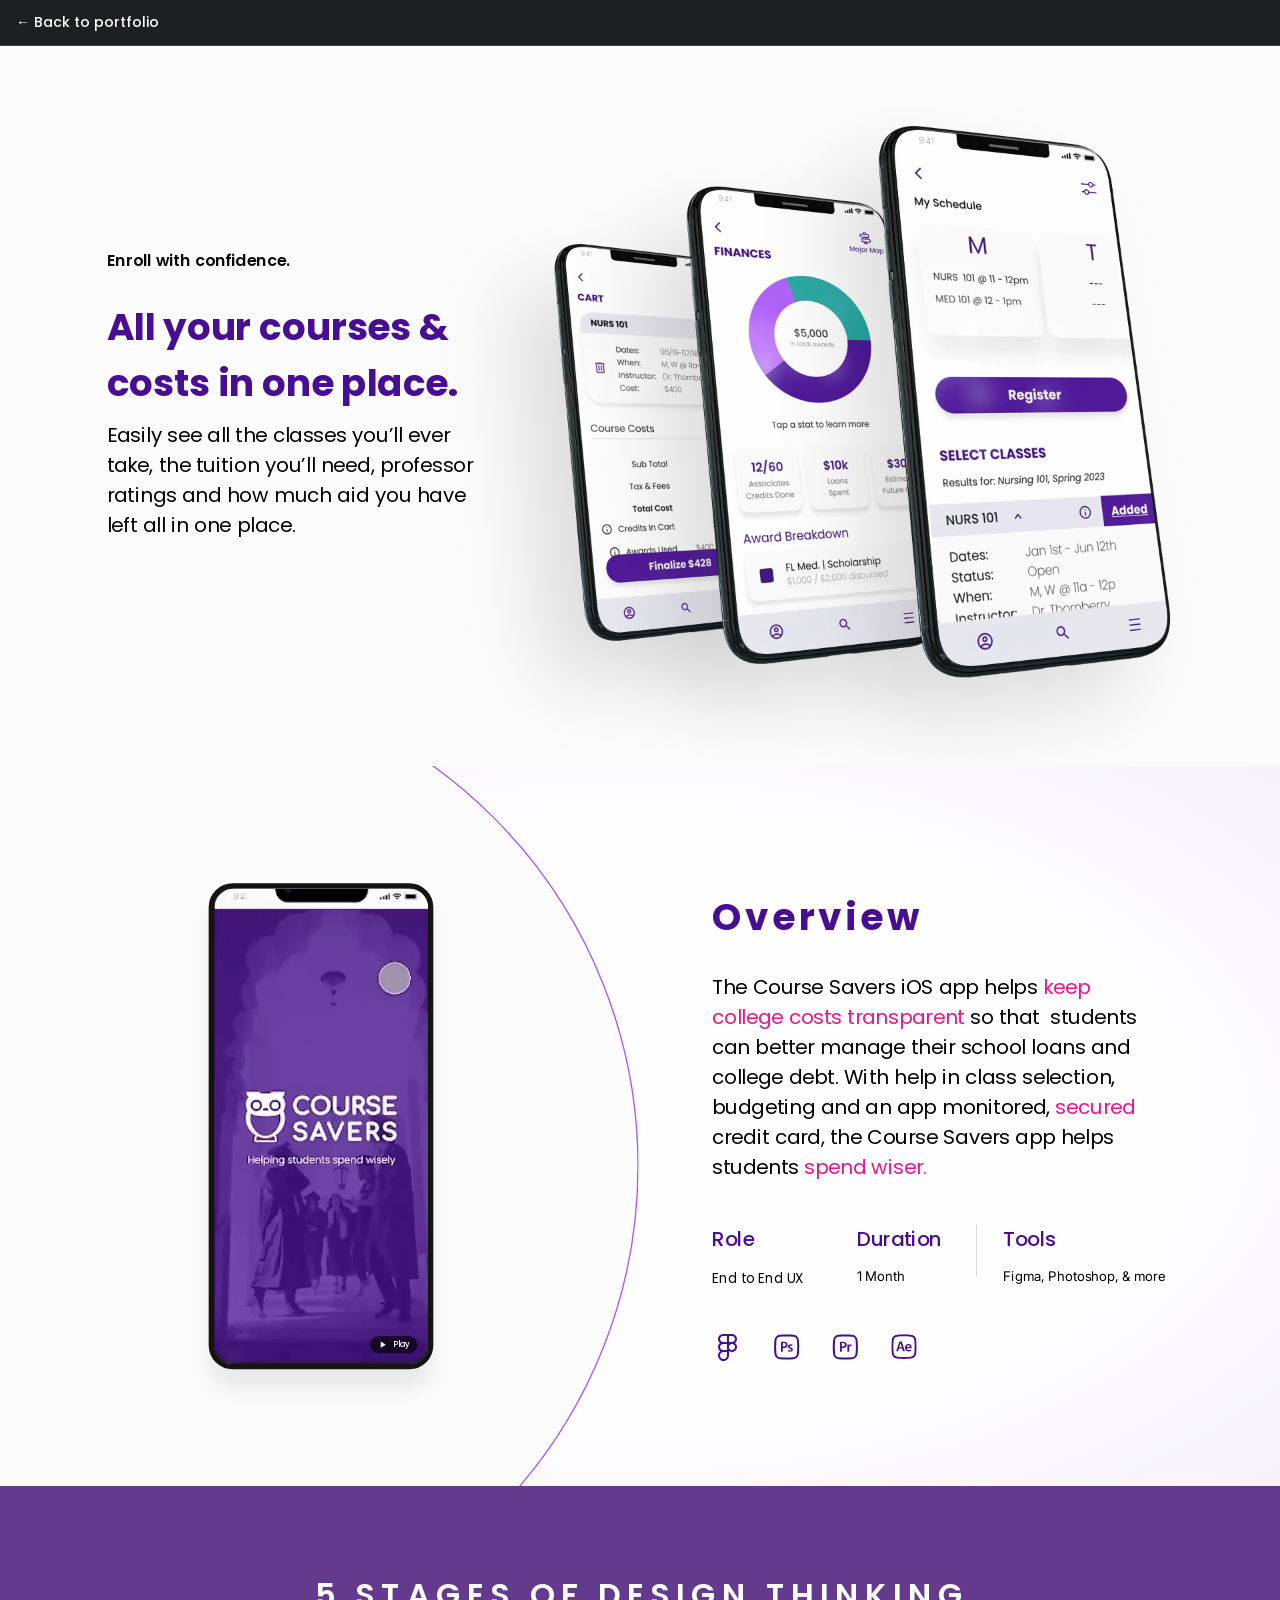
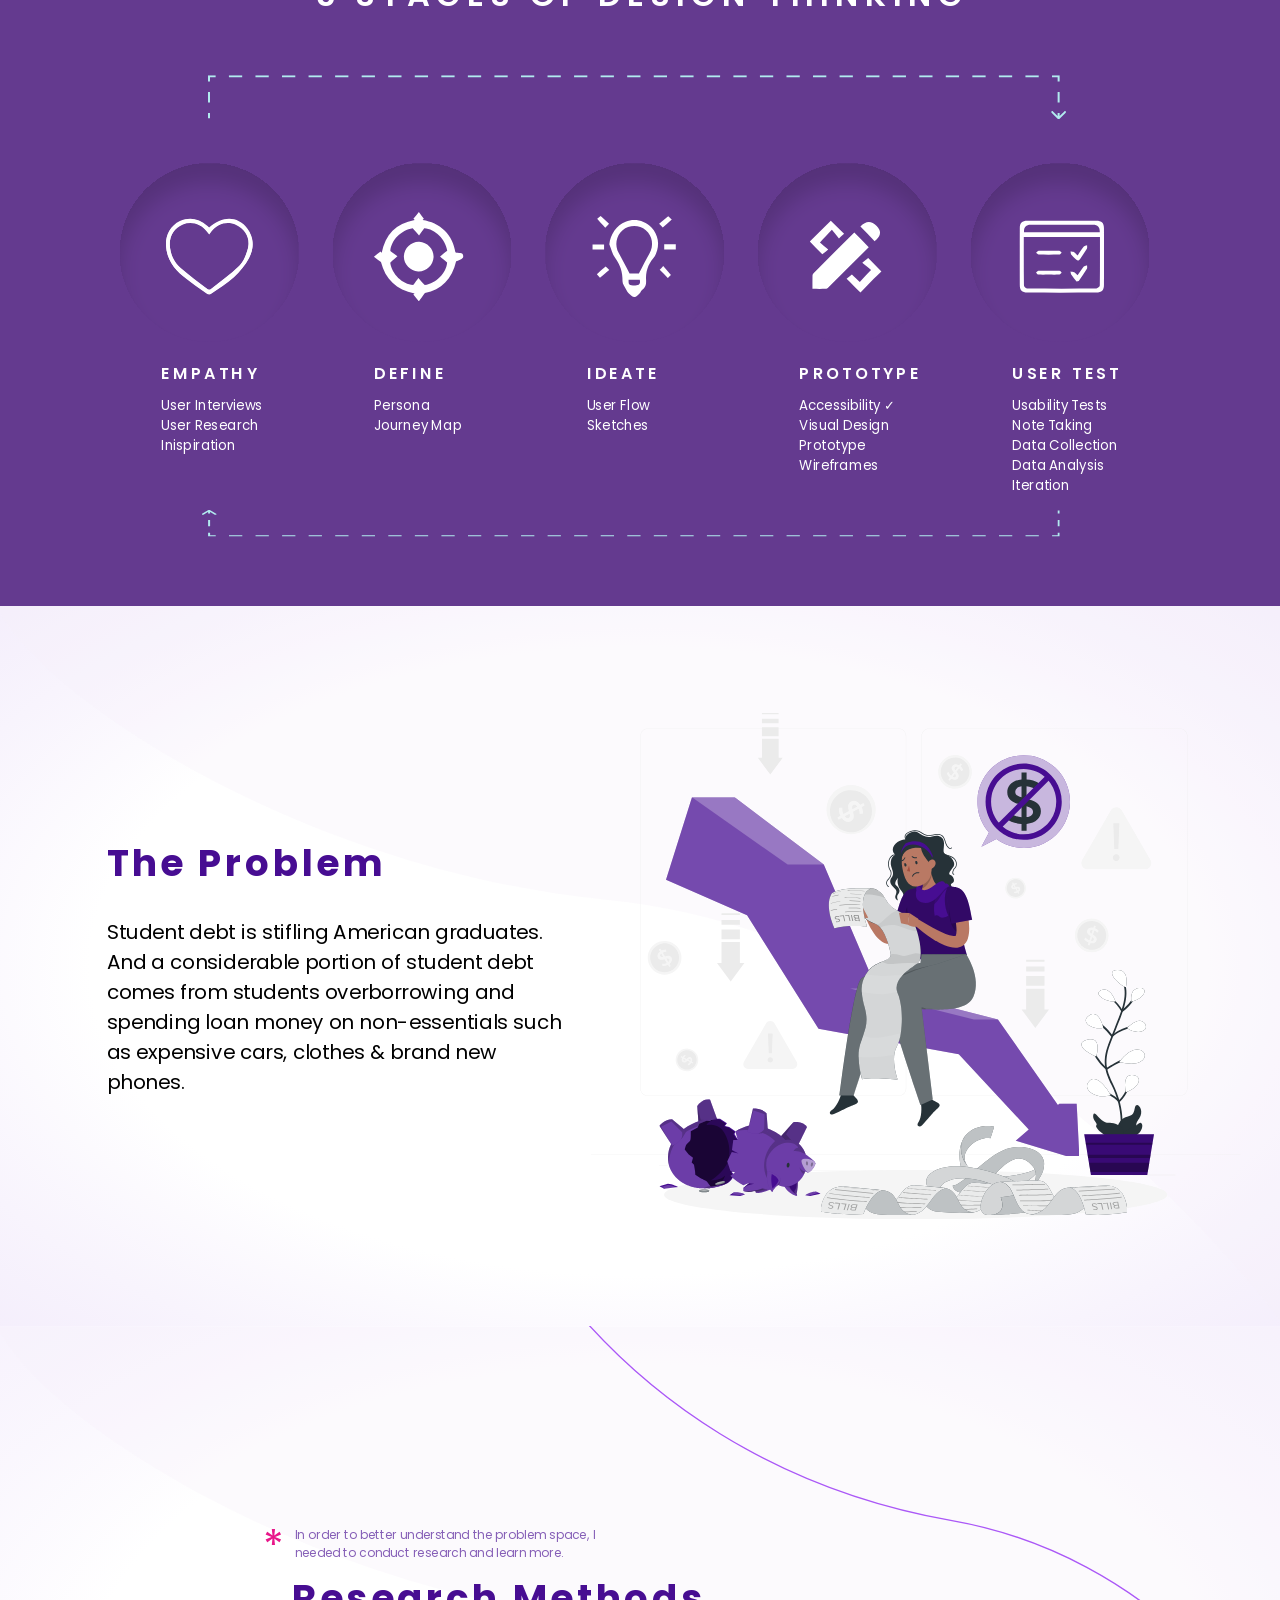
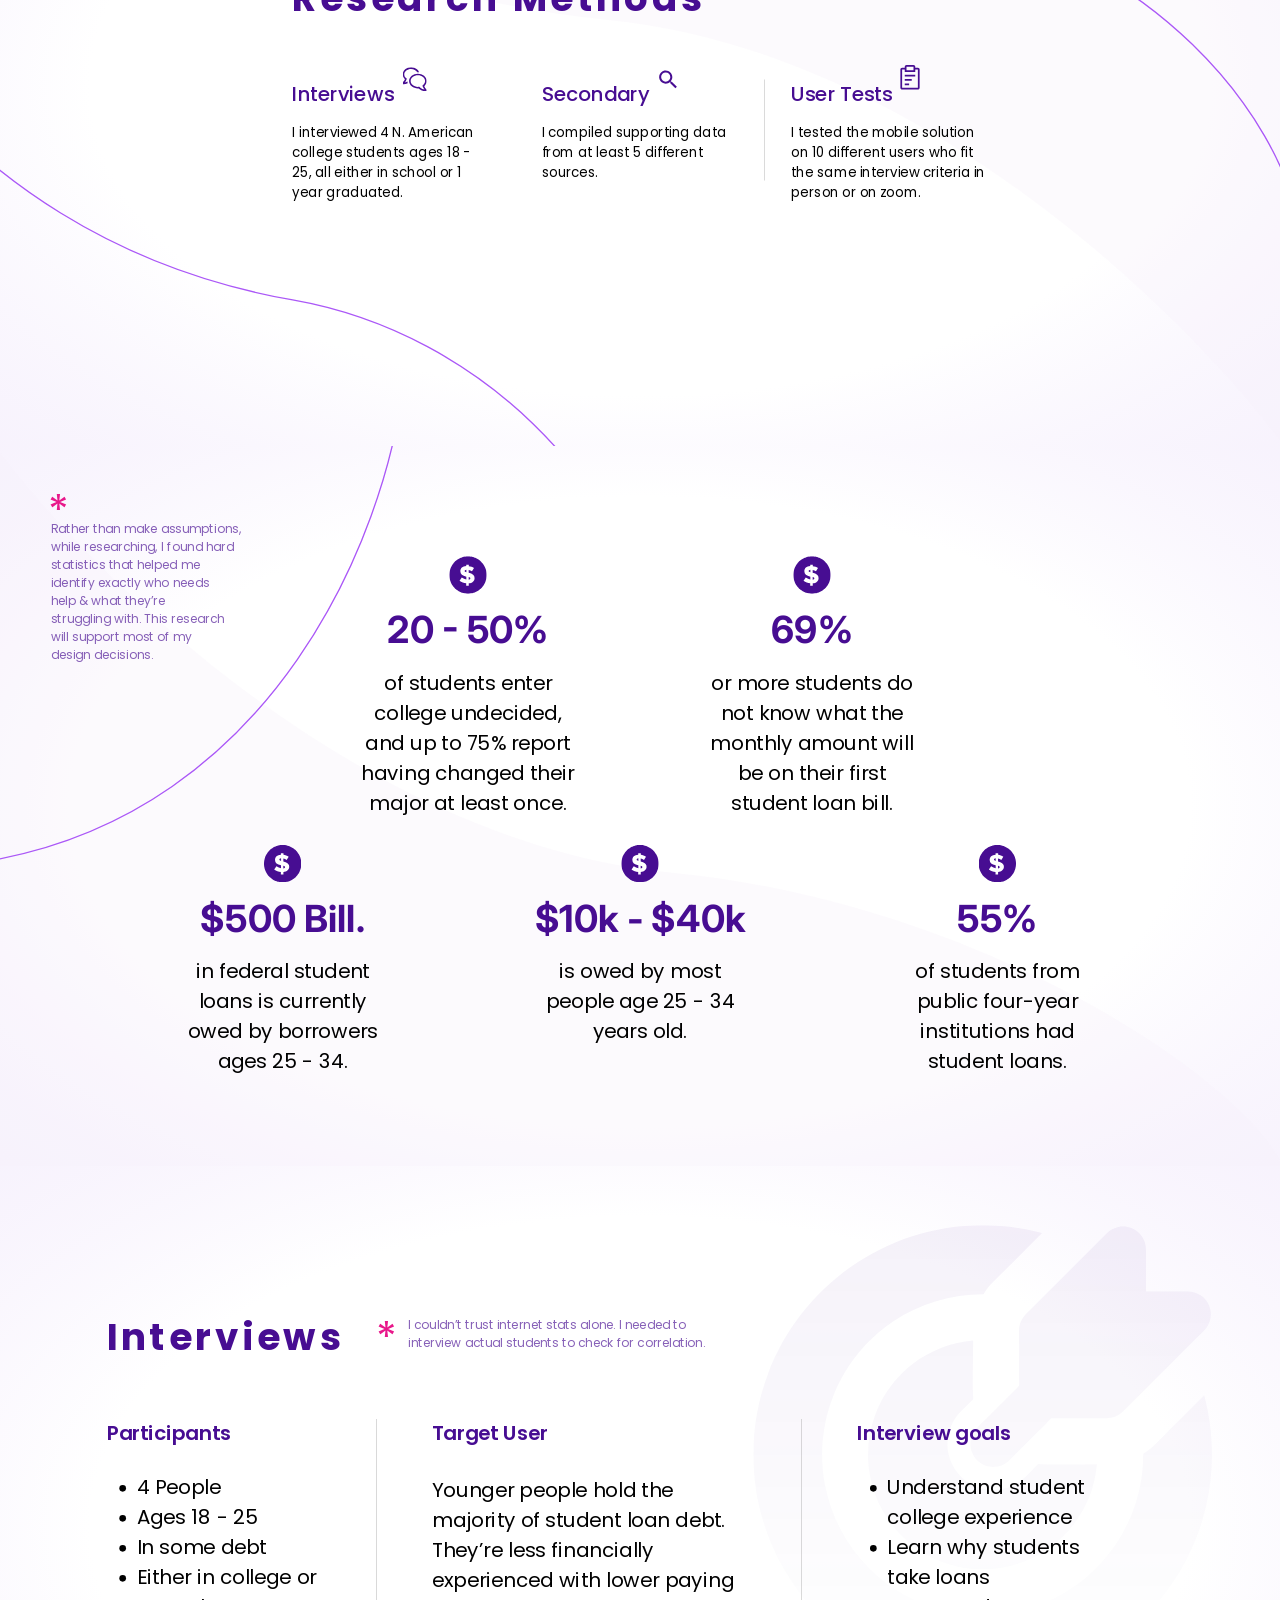
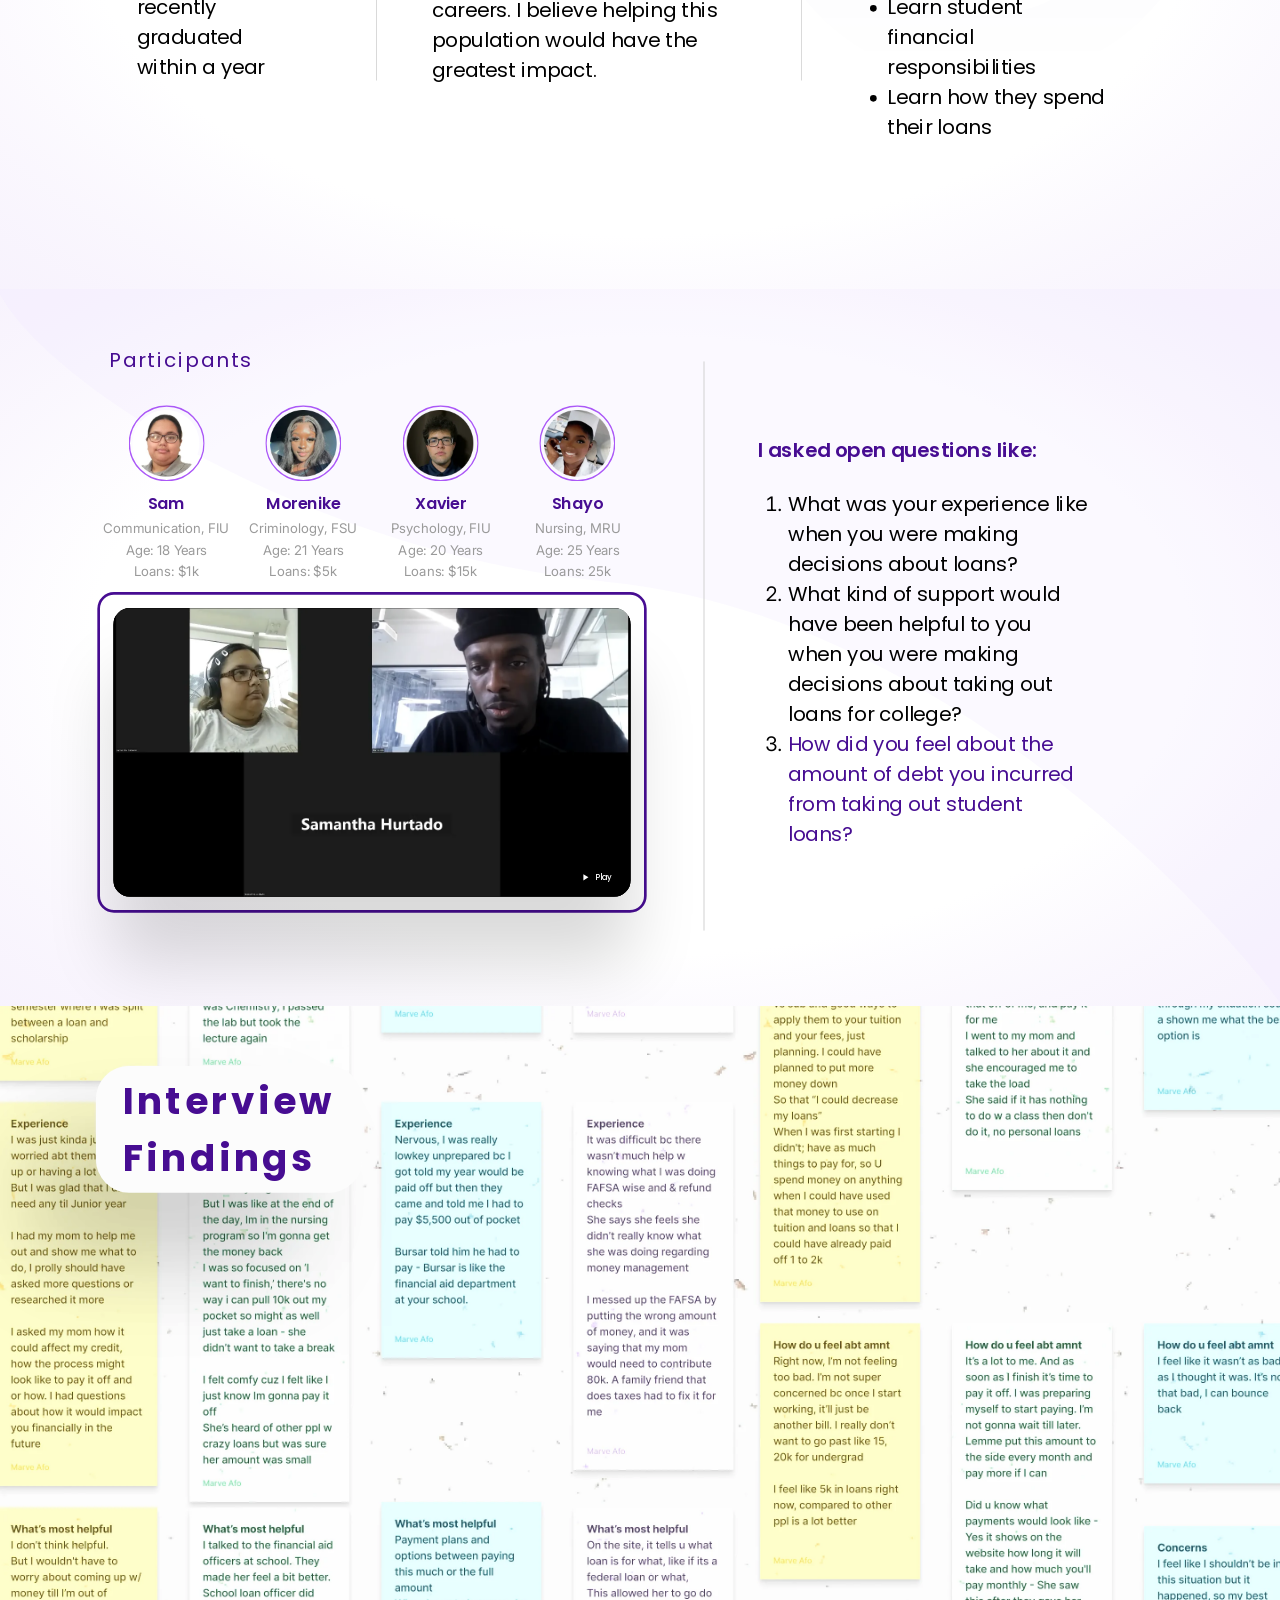
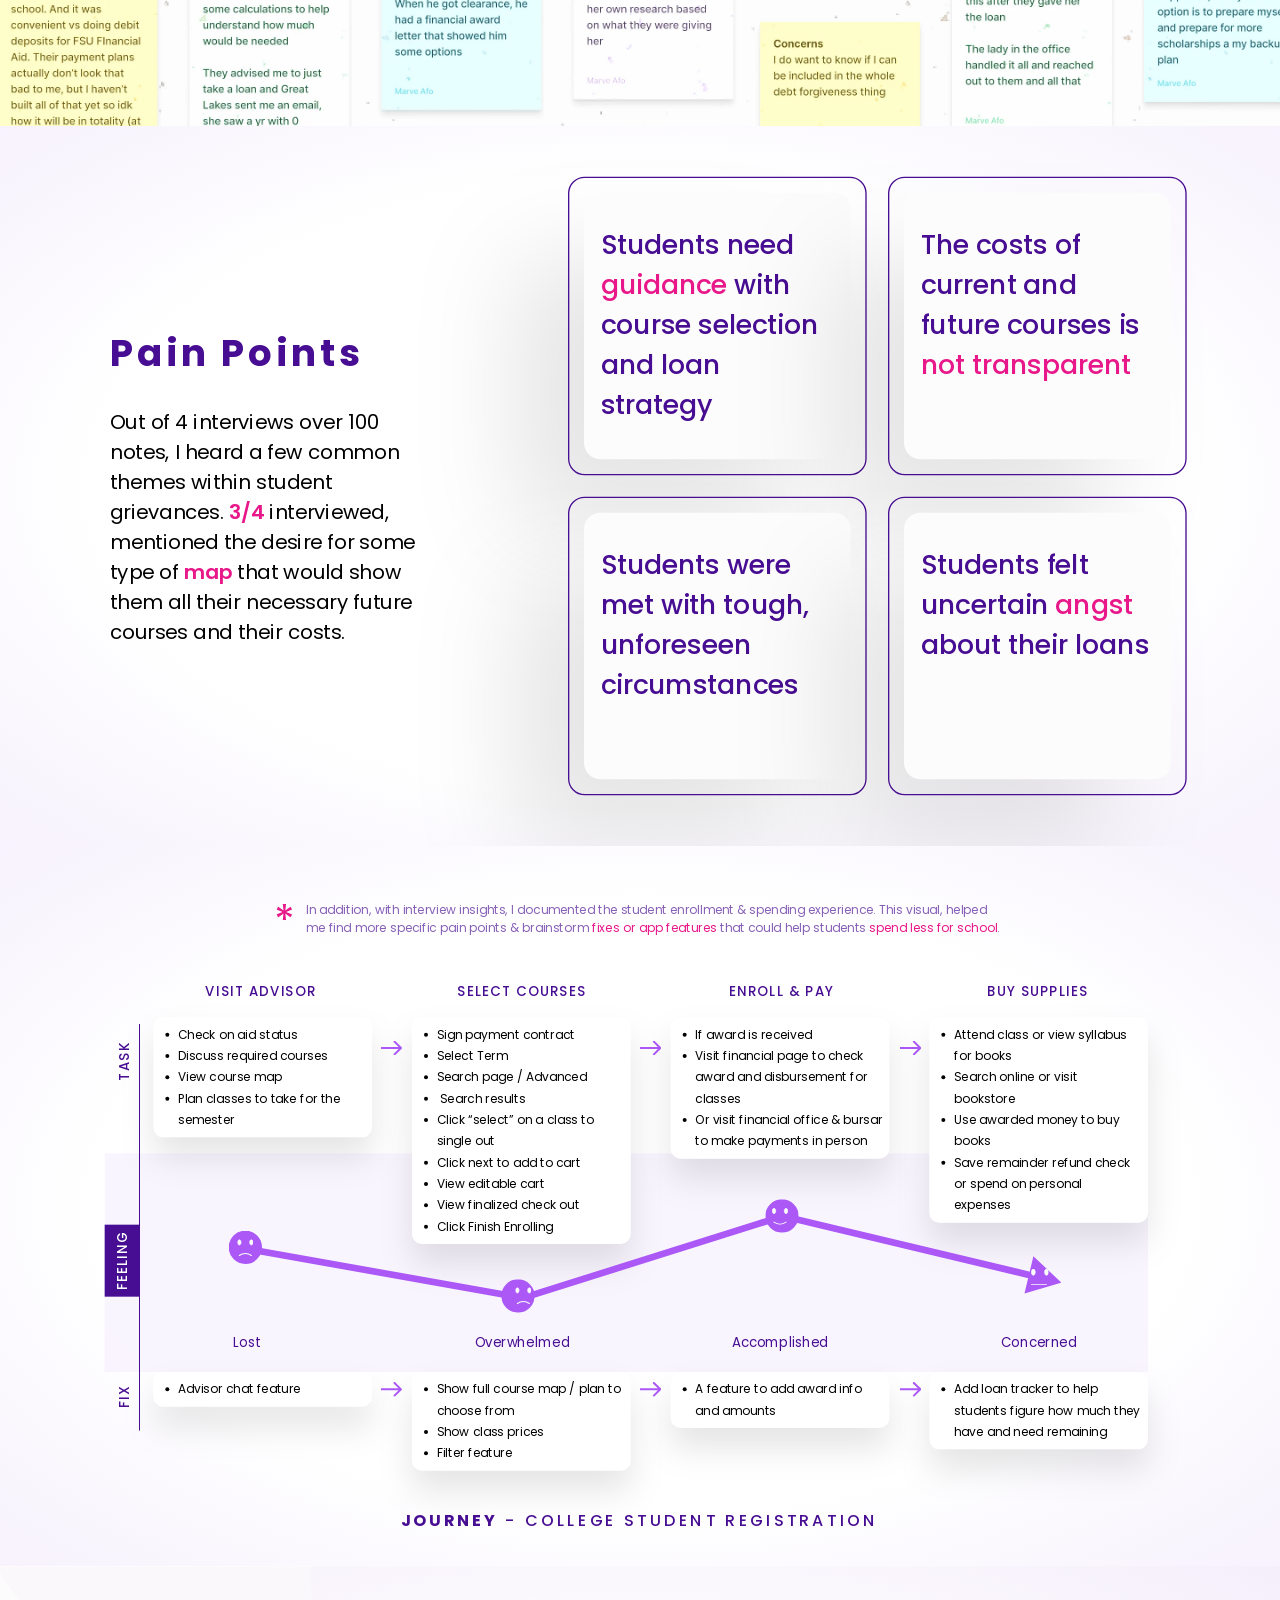
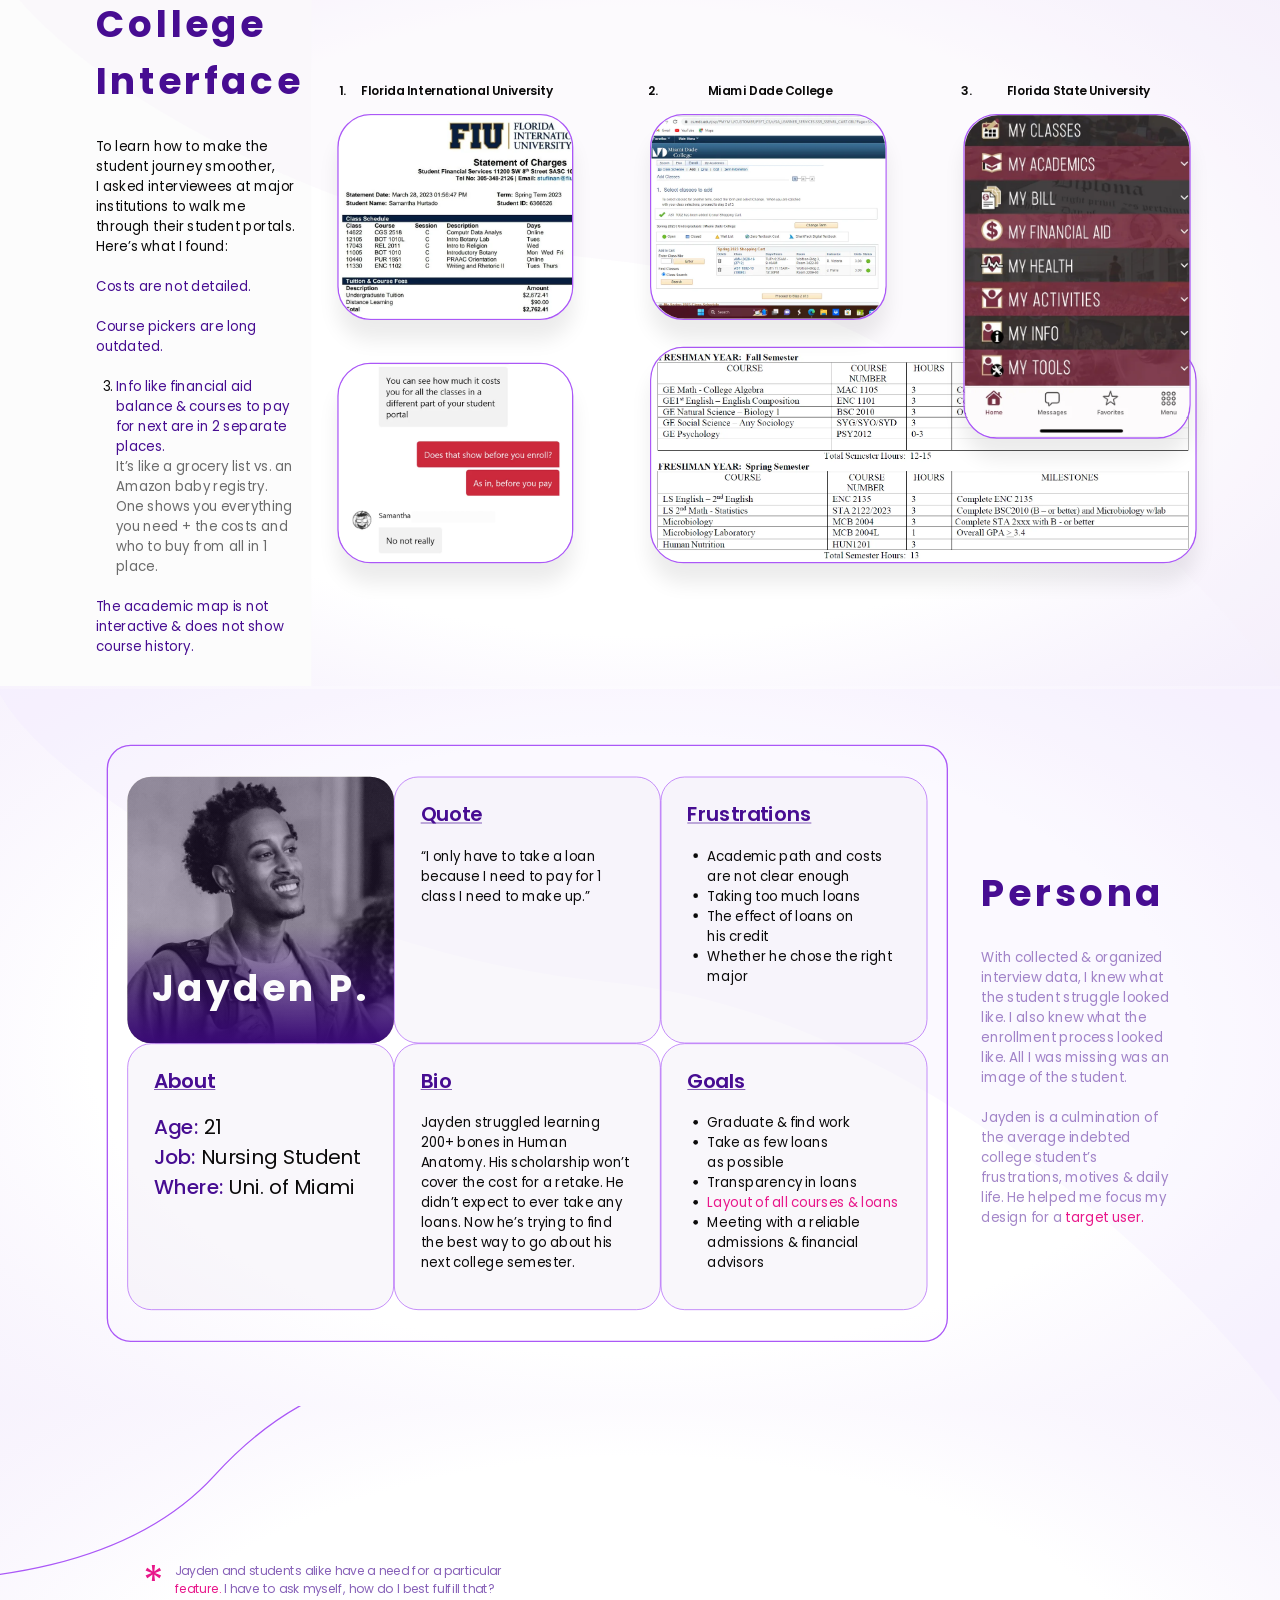
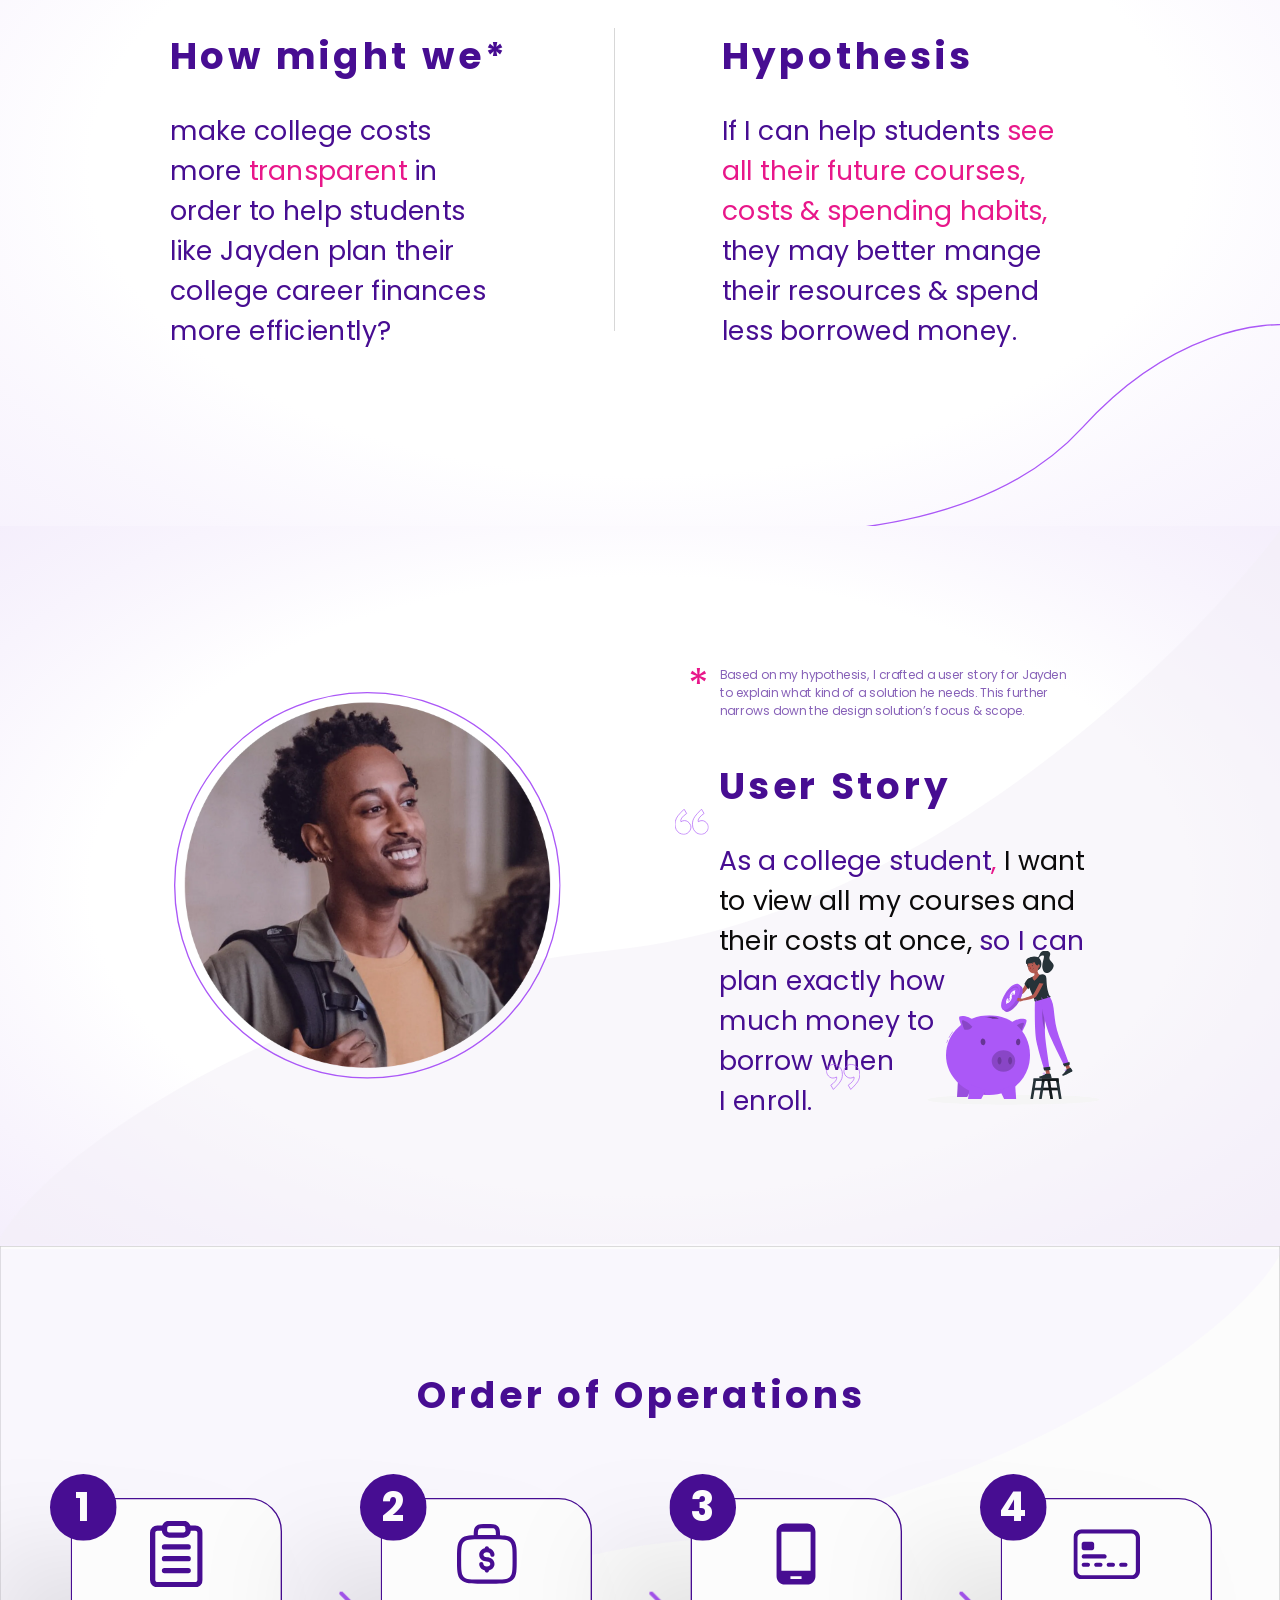
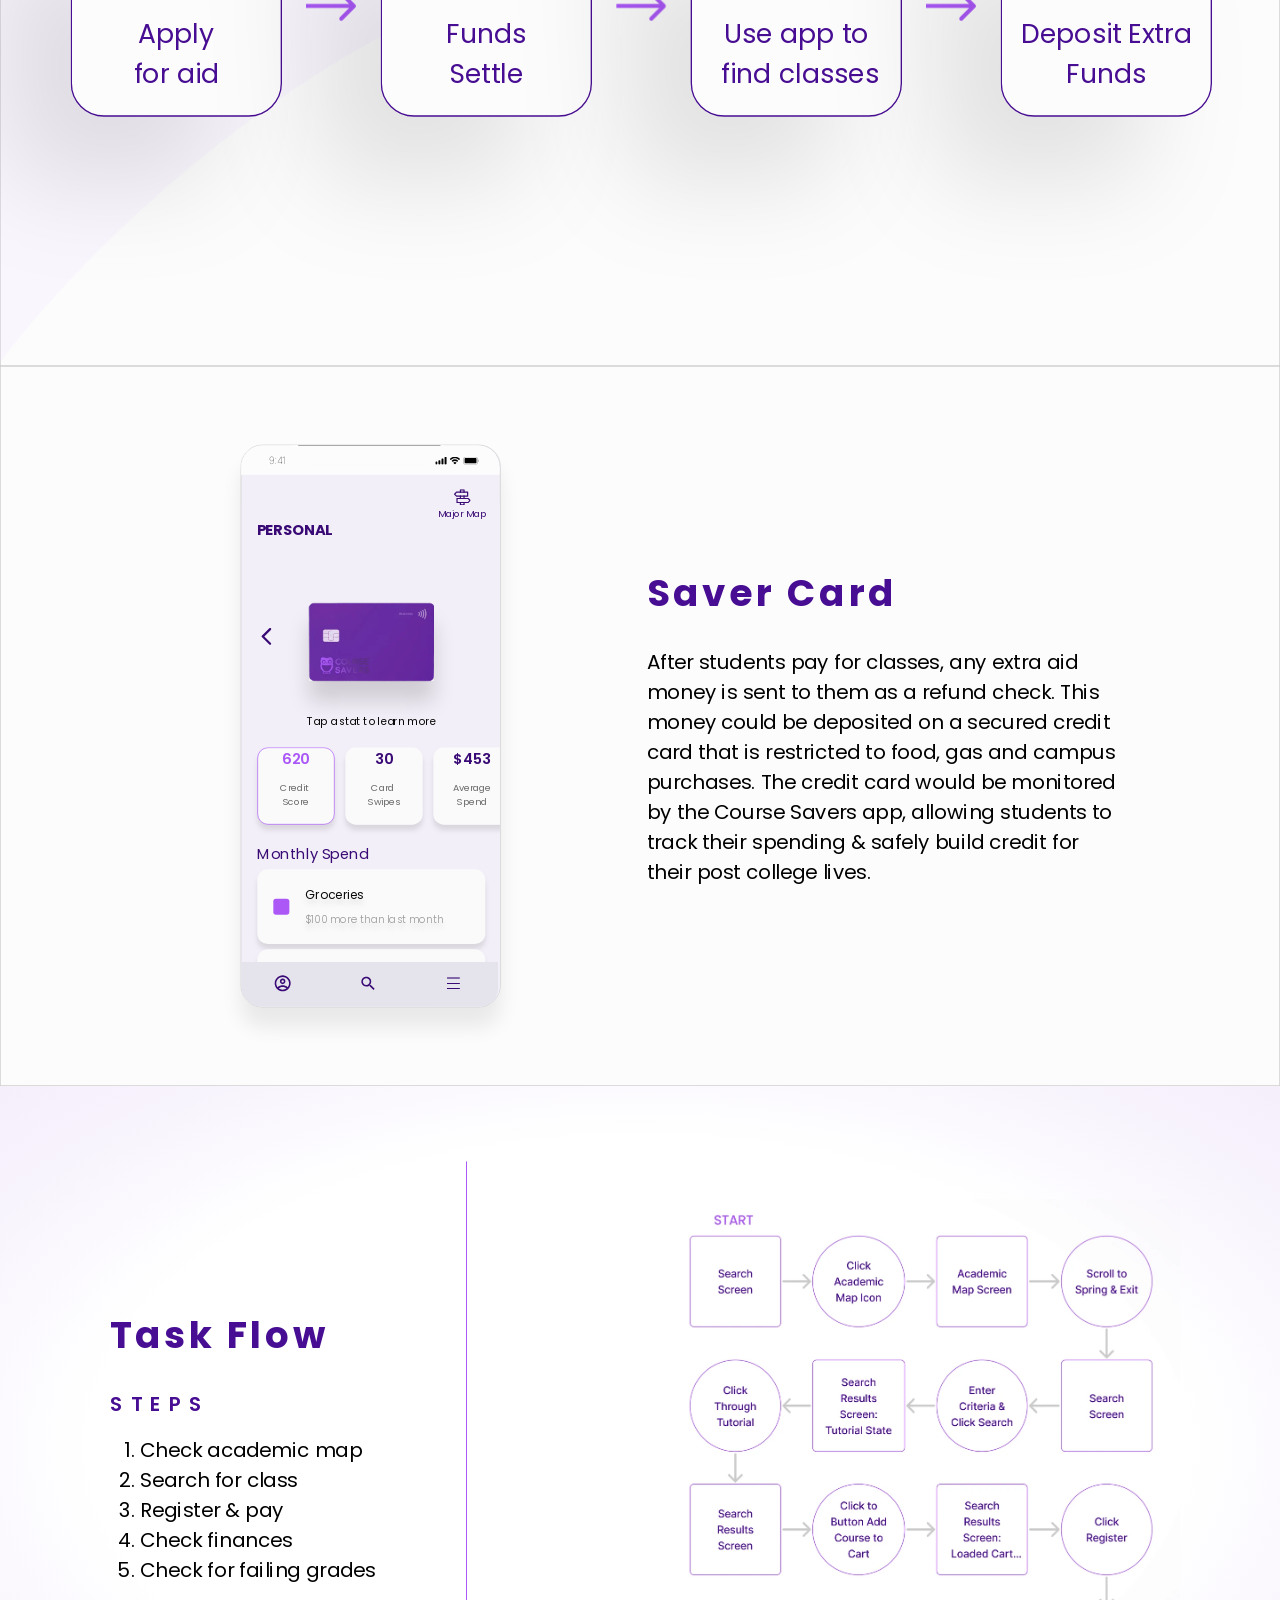
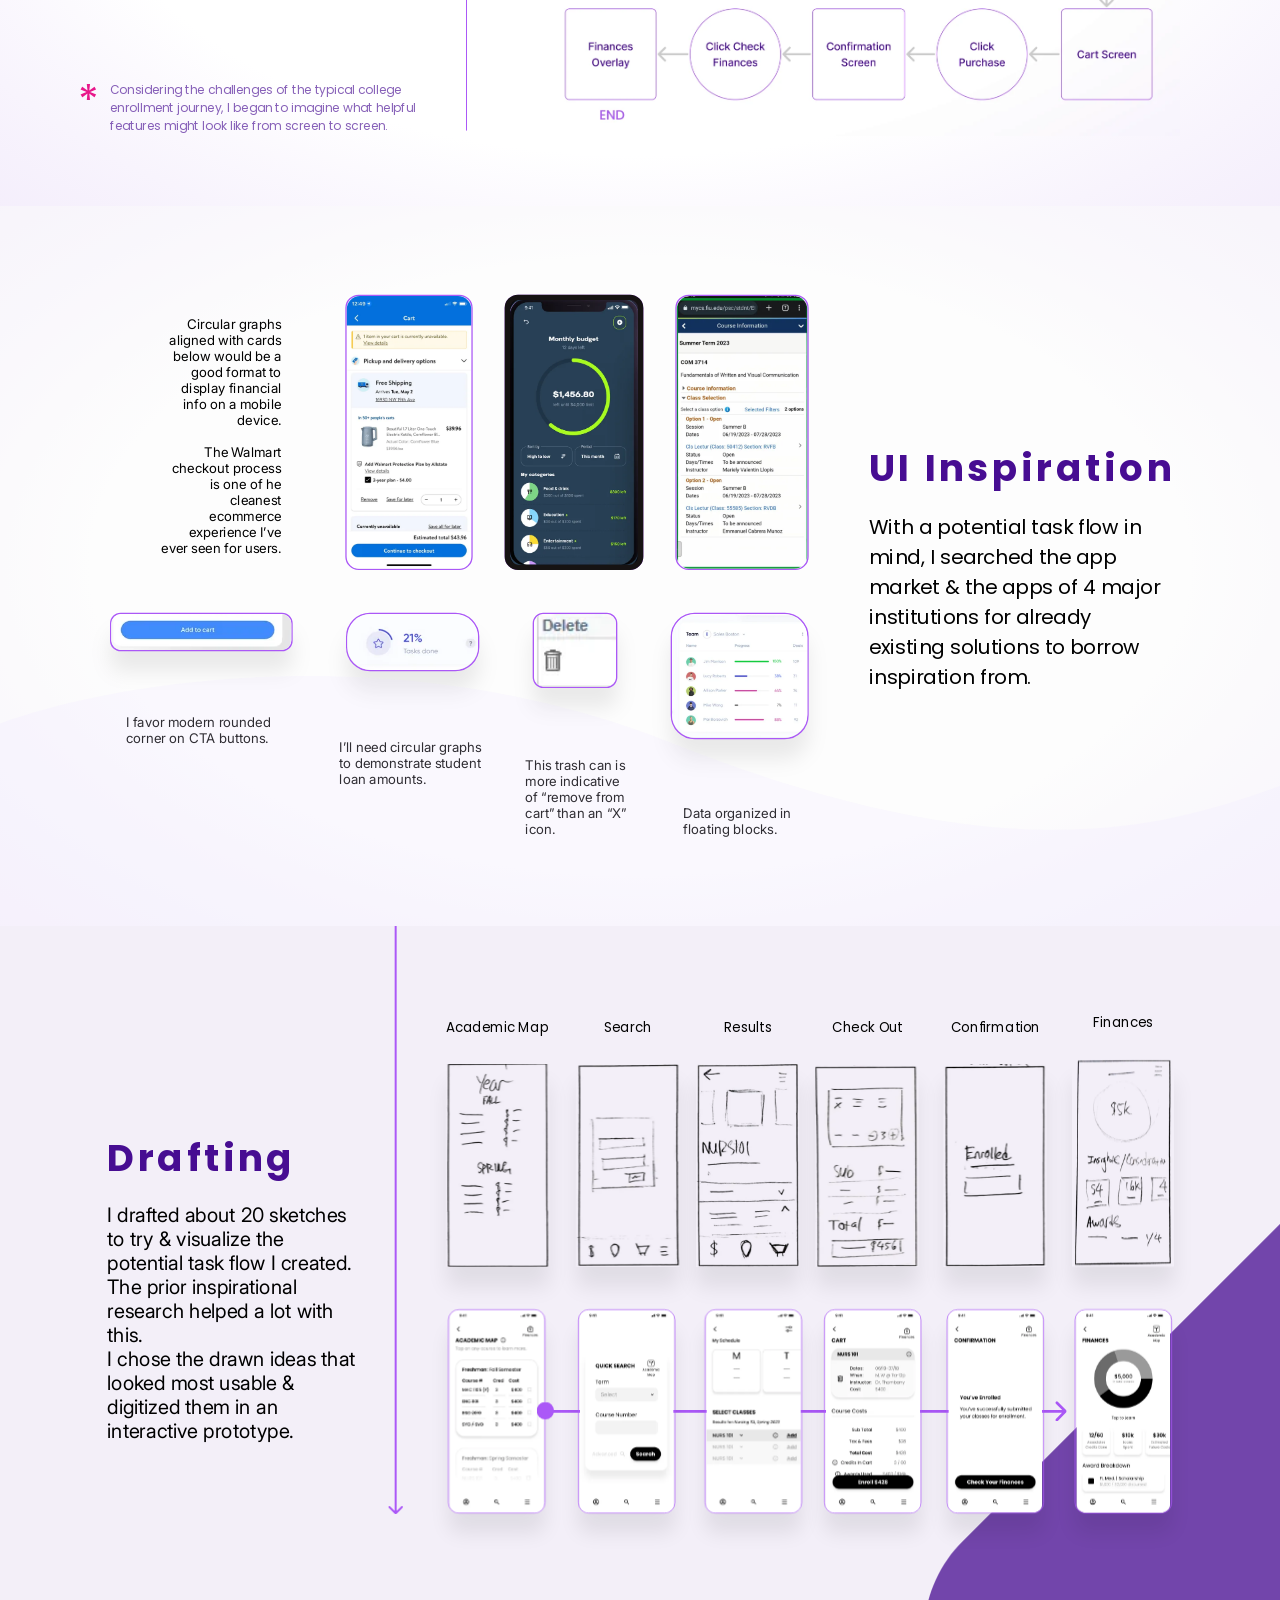
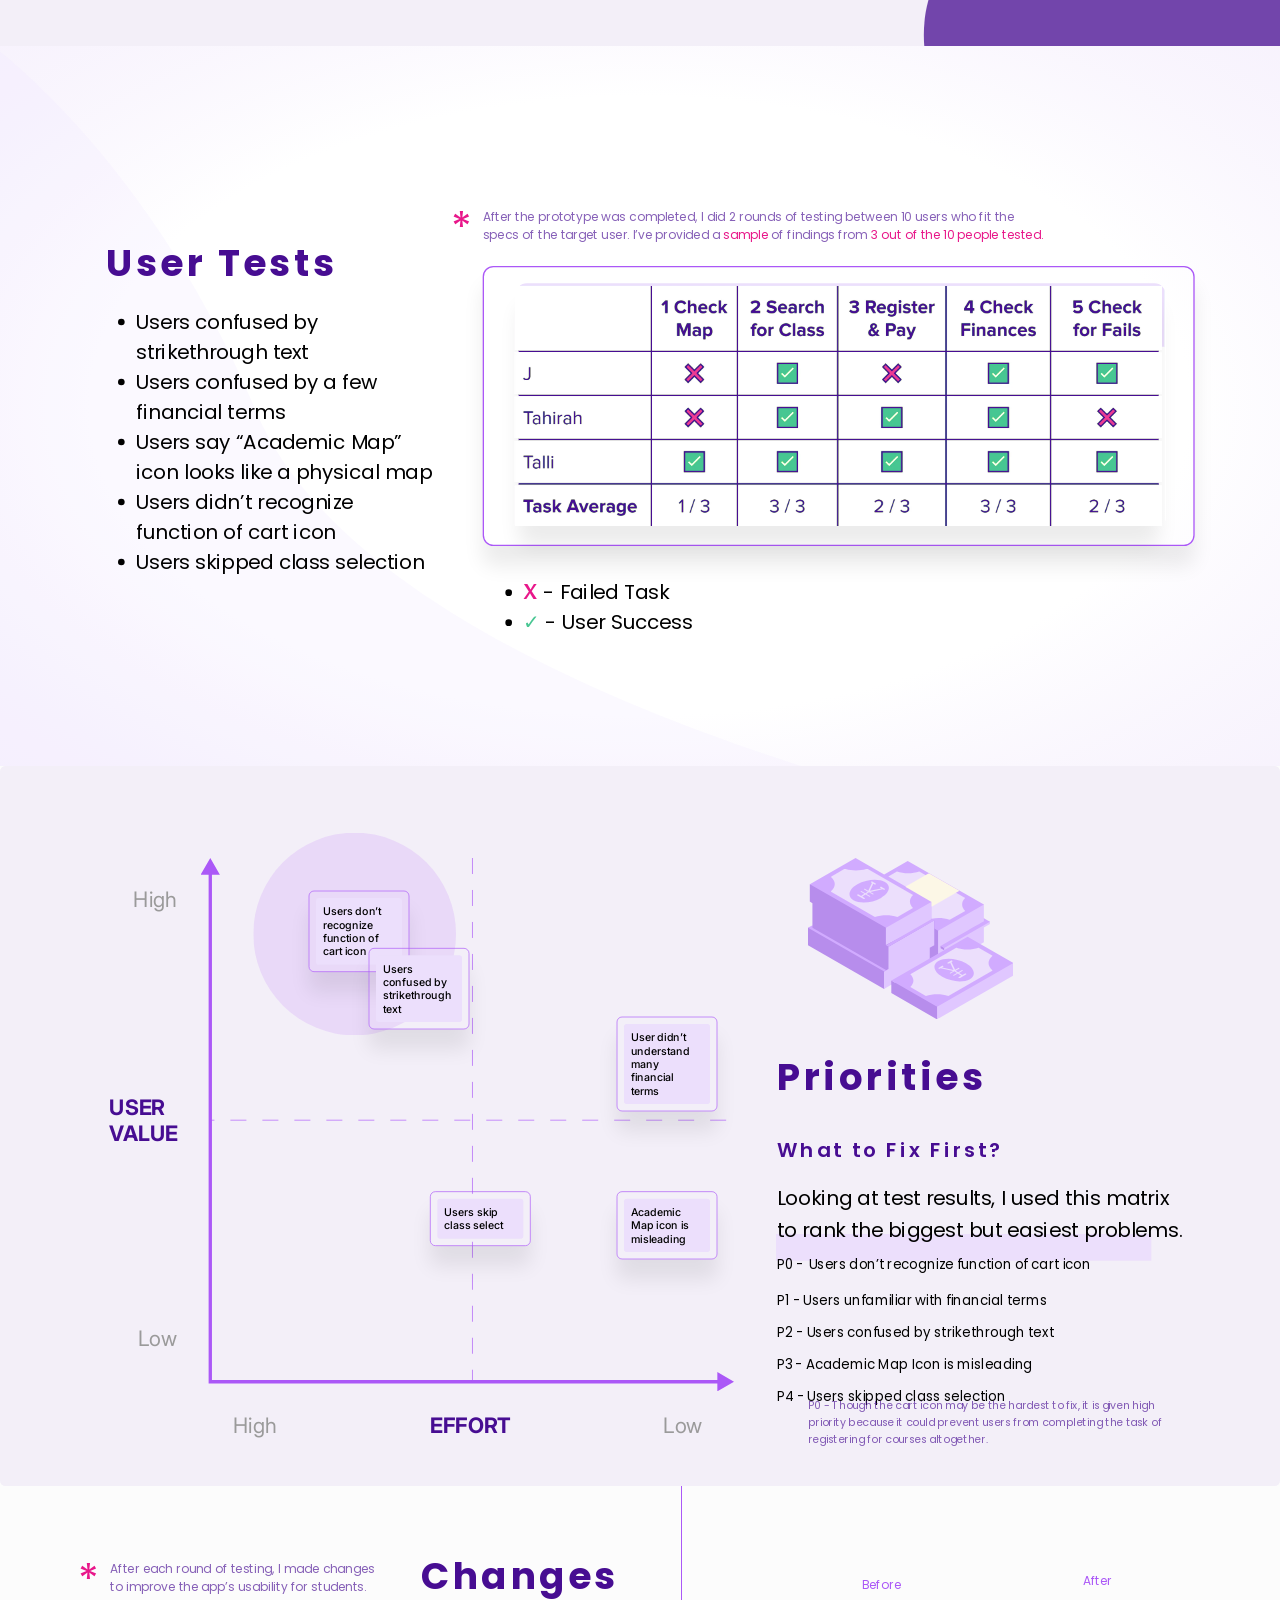
<file: case-studies/course-savers.html>
<!doctype html>
<html lang="en">
<head>
  <meta charset="utf-8" />
  <meta name="viewport" content="width=device-width, initial-scale=1" />
  <title>Course Savers (OG) Case Study | Marve Afo</title>
  <link rel="icon" href="../favicon.ico" sizes="48x48" />
  <link rel="icon" type="image/png" href="../images/favicon-32.png" sizes="32x32" />
  <link rel="apple-touch-icon" href="../images/apple-touch-icon.png" />
  <link rel="preconnect" href="https://fonts.googleapis.com" />
  <link rel="preconnect" href="https://fonts.gstatic.com" crossorigin />
  <link href="https://fonts.googleapis.com/css2?family=Comfortaa:wght@300;700&family=Inter:wght@100;400;500;600;700&family=Poppins:ital,wght@0,300;0,400;0,500;0,600;0,700;1,300&family=Proza+Libre:wght@600&display=swap" rel="stylesheet" />
  <script src="../page-transition.js"></script>
  <link rel="stylesheet" href="course-savers-og-r/og.css" />
  <link rel="stylesheet" href="case-study.css" />
  <style>
    /* Course Savers OG: the original case study, built from its Figma frame
       ("Case Study", 1920 wide). Each slide keeps its 1920 x 1080 layout
       and scales to the page width (see the script at the end). */
    body {
      margin: 0;
      background: #fcfcfc;
    }

    .og {
      max-width: 1920px;
      margin: 0 auto;
      overflow: hidden;
    }

    .ogf {
      position: relative;
      height: calc(var(--h) * var(--k, 1) * 1px);
      overflow: hidden;
    }

    .ogf-a {
      position: absolute;
      top: 0;
      left: 0;
      width: 1920px;
      transform: scale(var(--k, 1));
      transform-origin: 0 0;
    }

    .og-video {
      position: absolute;
    }

    /* Figma's green-screen placeholder for the clip; its edges showed
       around the video's rounded corners */
    [data-node-id="813:36005"] {
      visibility: hidden;
    }

    /* The interview clip sits inside the slide's purple stroke with a 24px
       gap, like the note cards, and rounds its corners to match */
    .og-video .cs-video {
      height: 100%;
      max-width: none;
      overflow: hidden;
      border-radius: 25px;
      background: #000;
    }

    .og-video .cs-video > img {
      display: block;
      width: 100%;
      height: 100%;
      object-fit: cover;
    }

    .og-video .cs-video__badge {
      right: var(--space-4);
      bottom: var(--space-4);
    }

    /* overflow: hidden clips the button's own ring, so the frame shows it */
    .og-video .cs-video:has(.cs-video__btn:focus-visible) {
      outline: 3px solid var(--color-accent);
      outline-offset: 3px;
    }

    /* Overview: the prototype walkthrough plays inside the phone's screen,
       cropped from the slide's animated render */
    .og-loop {
      overflow: hidden;
      border-radius: 28px;
    }

    .og-loop .cs-loop {
      height: 100%;
    }

    .og-loop .cs-loop img {
      height: 100%;
      object-fit: cover;
    }

    .og-loop:has(.cs-loop:focus-visible) {
      overflow: visible;
    }

    /* Design Process: the bottom bracket runs back from User Test to Empathy,
       closing the cycle (the export lost its rotation) */
    .ogf [data-node-id="884:37739"][class*="top-[937px]"] > div {
      inset: -2.34% -0.12% -2.34% -0.87% !important;
      transform: rotate(180deg);
    }

    /* Priorities: the highlight behind the top-left cards flashes like it
       does in the slide's animated render */
    @media (prefers-reduced-motion: no-preference) {
      [data-node-id="768:36549"] {
        animation: og-pulse 2.2s ease-in-out infinite;
      }
    }

    @keyframes og-pulse {
      0%, 12% { opacity: 0; }
      23% { opacity: 1; }
      45%, 100% { opacity: 0; }
    }

    /* Figma exported the phone mockups with a box-shadow on their
       rectangular wrappers, which draws a grey square behind each phone.
       A drop-shadow follows the transparent PNG's outline instead. */
    .og [class*="shadow-[-100px_100px_150px_0px_rgba(0,0,0,0.1)]"] {
      box-shadow: none;
      filter: drop-shadow(-60px 60px 60px rgba(0, 0, 0, 0.12));
    }

    /* The site tokens the shared viewer bar and video use. styles.css isn't
       loaded here because its global img/heading rules would disturb the
       slides, and Tailwind's own --font-sans means they can't sit on :root. */
    .viewer-bar,
    .rotate-note,
    .og-video,
    .footer {
      --color-accent: #3fa3f7;
      --color-bg-dark: #1d1f20;
      --color-border: rgba(255, 255, 255, 0.15);
      --color-text-inverse: #ffffff;
      --font-sans: Poppins, ui-sans-serif, -apple-system, BlinkMacSystemFont, sans-serif;
      --space-2: 8px;
      --space-3: 12px;
      --space-4: 16px;
      --text-2xs: 0.75rem;
      --text-xs: 0.875rem;
      --weight-medium: 500;
    }

    /* Site footer: its tokens and rules, copied from styles.css (kept in
       step with the home page and the other case studies) */
    .footer {
      --color-link: var(--color-accent);
      --space-1: 4px;
      --space-5: 20px;
      --space-7: 28px;
      --space-8: 32px;
      --space-10: 40px;
      --space-16: 64px;
      --text-2xl: 1.875rem;
      --weight-bold: 700;
      font-family: var(--font-sans);
      font-size: 1rem;
      line-height: 1.5;
    }

    .footer {
      padding: var(--space-8) var(--space-16) var(--space-10);
      color: var(--color-text-inverse);
      background: var(--color-bg-dark);
      border-top: 1px solid var(--color-border);
    }

    .footer__inner {
      display: flex;
      justify-content: space-between;
      align-items: center;
    }

    .footer p {
      margin: 0;
    }

    .footer__identity > p {
      padding: var(--space-2) var(--space-3);
      border: 1px solid var(--color-border);
      font-size: var(--text-xs);
    }

    .footer__details {
      display: flex;
      align-items: center;
      border: 1px solid var(--color-border);
    }

    .footer__details strong {
      padding: var(--space-3);
      font-size: var(--text-2xl);
      font-weight: var(--weight-bold);
    }

    /* "MA" monogram links home and swells on hover */
    .footer__home {
      color: inherit;
    }

    .footer__home strong {
      display: inline-block;
      transition: transform 0.4s cubic-bezier(0.2, 0.7, 0.2, 1);
    }

    .footer__home:hover strong,
    .footer__home:focus-visible strong {
      transform: scale(1.12);
    }

    @media (prefers-reduced-motion: reduce) {
      .footer__home strong {
        transition: none;
      }
    }

    .footer__details > div {
      padding: var(--space-2) var(--space-3);
      border-left: 1px solid var(--color-border);
      font-size: var(--text-xs);
    }

    .footer__details a {
      text-decoration: none;
    }

    .footer__link {
      color: var(--color-link);
    }

    .footer__link:hover,
    .footer__link:focus-visible {
      text-decoration: underline;
    }

    .footer__details span {
      display: inline-block;
      margin: var(--space-1) var(--space-1) 0 0;
      padding: var(--space-1) var(--space-2);
      border: 1px solid var(--color-border);
      border-radius: 10px;
    }

    .footer__social {
      text-align: right;
    }

    .footer__social > p {
      margin-bottom: var(--space-4);
    }

    .footer__social > div {
      display: flex;
      justify-content: flex-end;
      /* Offset the 44px tap area so the 25px icons align visually */
      margin: -9.5px -9.5px -9.5px 0;
    }

    .footer__social a {
      display: grid;
      width: 44px;
      height: 44px;
      place-items: center;
      border-radius: 50%;
      transition: opacity 0.2s;
    }

    .footer__social a:hover,
    .footer__social a:focus-visible {
      opacity: 0.7;
    }

    .footer__social img {
      display: block;
      width: 25px;
      height: 25px;
      filter: invert(1);
    }

    @media (max-width: 800px) {
      .footer {
        padding: var(--space-7) var(--space-5);
      }

      /* Mobile footer: everything centered */
      .footer__inner {
        align-items: center;
        flex-direction: column;
        gap: var(--space-8);
      }

      .footer__social {
        text-align: center;
      }

      .footer__social > div {
        justify-content: center;
        margin: -9.5px 0;
      }
    }

    .viewer-bar {
      position: sticky;
      font-family: var(--font-sans);
      line-height: 1.5;
    }

    .viewer-bar a {
      color: inherit;
    }

    /* Phones held upright: the slides are 16:9, so suggest turning the phone.
       Same size as the viewer bar, in the site's link blue deepened so white
       text passes AA (about 4.9:1); it scrolls away. */
    .rotate-note {
      display: none;
      margin: 0;
      padding: var(--space-3) var(--space-4);
      background: #1a73c4;
      color: #fff;
      font-family: var(--font-sans);
      font-size: var(--text-xs);
      font-weight: var(--weight-medium);
      line-height: 1.5;
    }

    @media (max-width: 600px) and (orientation: portrait) {
      .rotate-note {
        display: block;
      }
    }
  </style>
</head>
<body>
  <nav class="viewer-bar" aria-label="Case study">
    <a href="../#work">← Back to portfolio</a>
  </nav>
  <p class="rotate-note"><span aria-hidden="true">↺ </span>Rotate for better viewing experience</p>

  <main class="og">
    <h1 class="sr-only">Course Savers case study</h1>
    <section class="ogf" style="--h:1080" aria-label="1 Cover Page Detailed">
      <div class="ogf-a" style="height:1080px"><div class="bg-[#fcfcfc] relative size-full overflow-hidden" data-node-id="786:34953" data-name="1 Cover Page Detailed"><div class="-translate-y-1/2 absolute content-stretch flex flex-col gap-[64px] h-[473px] items-start left-[160px] top-[calc(50%-0.5px)]" data-node-id="786:34955"><div class="[word-break:break-word] content-stretch flex flex-col gap-[40px] items-start leading-[normal] not-italic relative shrink-0" data-node-id="786:34956"><p class="font-['Poppins'] font-[600] relative shrink-0 text-[#0b0a0a] text-[24px] whitespace-nowrap" data-node-id="786:34957">Enroll with confidence.</p><p class="[text-box-edge:cap_alphabetic] [text-box-trim:trim-both] font-['Poppins'] font-[700] h-[120px] relative shrink-0 text-[#470d92] text-[56px] w-[595px]" data-node-id="786:34958">All your courses &amp; costs in one place.</p></div><div class="content-stretch flex flex-col gap-[64px] items-start relative shrink-0" data-node-id="786:34959"><p class="[word-break:break-word] font-['Poppins'] font-[400] h-[174px] leading-[normal] not-italic relative shrink-0 text-[30px] text-black w-[564px]" data-node-id="786:34960">Easily see all the classes you’ll ever take, the tuition you’ll need, professor ratings and how much aid you have left all in one place.</p></div></div><div class="absolute contents left-[795px] top-[88px]" data-node-id="786:34995" data-name="3 Phones"><div class="absolute h-[648px] left-[795px] shadow-[-100px_100px_150px_0px_rgba(0,0,0,0.1)] top-[274px] w-[373px]" data-node-id="786:34996" data-name="Student Loans Mock Ups - Cart"><img alt="" class="absolute inset-0 max-w-none object-cover pointer-events-none size-full" src="course-savers-og-r/fig/12a8875c4e6e27d5cecec0fa06ea1f51f8e1221d.webp"/></div><div class="absolute h-[780.534px] left-[986px] shadow-[-100px_100px_150px_0px_rgba(0,0,0,0.1)] top-[183.6px] w-[448.751px]" data-node-id="786:34997" data-name="Student Loans Mock Ups - Graph"><img alt="" class="absolute inset-0 max-w-none object-cover pointer-events-none size-full" src="course-savers-og-r/fig/8b0d09aa7f60d9190344506d7b8142dc3d40d090.webp"/></div><div class="absolute h-[902px] left-[1267.17px] shadow-[-100px_100px_150px_0px_rgba(0,0,0,0.1)] top-[88px] w-[518.481px]" data-node-id="786:34998" data-name="Student Loans Mock Ups - Register"><img alt="" class="absolute inset-0 max-w-none object-cover pointer-events-none size-full" src="course-savers-og-r/fig/77882120e333910f2d9aaaa93c89ac5e828a1689.webp"/></div></div></div></div>
    </section>
    <section class="ogf" style="--h:1080" aria-label="2 Overview">
      <div class="ogf-a" style="height:1080px"><div class="bg-[#fcfcfc] relative size-full overflow-hidden" data-node-id="846:37191" data-name="2 Overview"><div class="absolute h-[1080px] left-0 top-0 w-[1920px]" data-node-id="812:35705" data-name="BG - Gradient"><div class="absolute inset-0" data-node-id="812:35701" style="background-image:url(&quot;data:image/svg+xml;utf8,&lt;svg viewBox=&#x27;0 0 1920 1080&#x27; xmlns=&#x27;http://www.w3.org/2000/svg&#x27; preserveAspectRatio=&#x27;none&#x27;&gt;&lt;rect x=&#x27;0&#x27; y=&#x27;0&#x27; height=&#x27;100%&#x27; width=&#x27;100%&#x27; fill=&#x27;url(%23grad)&#x27; opacity=&#x27;1&#x27;/&gt;&lt;defs&gt;&lt;radialGradient id=&#x27;grad&#x27; gradientUnits=&#x27;userSpaceOnUse&#x27; cx=&#x27;0&#x27; cy=&#x27;0&#x27; r=&#x27;10&#x27; gradientTransform=&#x27;matrix(-6.2654e-15 104.8 -186.31 4.473e-13 960 540)&#x27;&gt;&lt;stop stop-color=&#x27;rgba(255,255,255,1)&#x27; offset=&#x27;0&#x27;/&gt;&lt;stop stop-color=&#x27;rgba(255,255,255,1)&#x27; offset=&#x27;0.44271&#x27;/&gt;&lt;stop stop-color=&#x27;rgba(236,223,252,0.4)&#x27; offset=&#x27;1&#x27;/&gt;&lt;/radialGradient&gt;&lt;/defs&gt;&lt;/svg&gt;&quot;)" data-name="BG - Gradient"></div></div><div class="absolute bg-[#ecdffc] h-[1080px] left-0 opacity-5 top-0 w-[1936px]" data-node-id="846:37193" data-name="BG"></div><div class="absolute left-[-522px] size-[1480px] top-[-140px]" data-node-id="846:37195"><img loading="lazy" alt="" class="absolute block inset-0 max-w-none size-full" src="course-savers-og-r/fig/faa13e92452bb04f0013fcf52070c6ffe6083c43.svg"/></div><div class="-translate-y-1/2 absolute content-stretch flex flex-col gap-[64px] items-start left-[calc(50%+108px)] top-[calc(50%-0.5px)]" data-node-id="846:37196"><div class="content-stretch flex flex-col gap-[64px] items-start relative shrink-0" data-node-id="846:37197"><div class="content-stretch flex flex-col items-start justify-center relative shrink-0" data-node-id="846:37198"><div class="content-stretch flex flex-col gap-[40px] items-start relative shrink-0" data-node-id="846:37199"><p class="[text-box-edge:cap_alphabetic] [text-box-trim:trim-both] [word-break:break-word] font-['Poppins'] font-[700] leading-[normal] not-italic relative shrink-0 text-[#470d92] text-[56px] tracking-[5.6px] whitespace-nowrap" data-node-id="846:37200">Overview</p><div class="content-stretch flex flex-col items-start relative shrink-0" data-node-id="846:37201"><p class="[word-break:break-word] font-['Poppins'] font-[400] leading-[0] not-italic relative shrink-0 text-[30px] text-black w-[674px] whitespace-pre-wrap" data-node-id="846:37202"><span class="leading-[normal]">The Course Savers iOS app helps </span><span class="leading-[normal] text-[#e8178a]">keep college costs transparent</span><span class="leading-[normal]"> so that  students can better manage their school loans and college debt. With help in class selection, budgeting and an app monitored, </span><span class="leading-[normal] text-[#e8178a]">secured</span><span class="leading-[normal]"> credit card, the Course Savers app helps students </span><span class="leading-[normal] text-[#e8178a]">spend wiser.</span></p></div></div></div><div class="content-stretch flex gap-[40px] items-start relative shrink-0" data-node-id="846:37203"><div class="content-stretch flex flex-col gap-[20px] items-start relative shrink-0" data-node-id="846:37204"><div class="content-stretch flex flex-col items-start relative shrink-0" data-node-id="846:37205"><p class="[word-break:break-word] font-['Poppins'] font-[500] leading-[normal] not-italic relative shrink-0 text-[#470d92] text-[30px] w-[70px]" data-node-id="846:37206">Role</p></div><div class="content-stretch flex flex-col items-start relative shrink-0" data-node-id="846:37207"><p class="[word-break:break-word] font-['Poppins'] font-[400] leading-[normal] not-italic relative shrink-0 text-[20px] text-black whitespace-nowrap" data-node-id="846:37208">End to End UX</p></div></div><div class="flex h-[77px] items-center justify-center relative shrink-0 w-0" data-node-id="846:37209"><div class="-rotate-90 flex-none"><div class="h-0 relative w-[77px]"><div class="absolute inset-[-1px_0_0_0]"><img loading="lazy" alt="" class="block max-w-none size-full" src="course-savers-og-r/fig/6f979dd84284905718b2494b8b2b685a332a3a7e.svg"/></div></div></div></div><div class="content-stretch flex flex-col gap-[20px] items-start relative shrink-0" data-node-id="846:37210"><div class="content-stretch flex flex-col items-start relative shrink-0" data-node-id="846:37211"><p class="[word-break:break-word] font-['Poppins'] font-[500] leading-[normal] not-italic relative shrink-0 text-[#470d92] text-[30px] w-[140px]" data-node-id="846:37212">Duration</p></div><div class="content-stretch flex flex-col items-start relative shrink-0" data-node-id="846:37213"><p class="[word-break:break-word] font-['Inter'] font-[400] font-normal leading-[normal] not-italic relative shrink-0 text-[20px] text-black whitespace-nowrap" data-node-id="846:37214">1 Month</p></div></div><div class="flex h-[77px] items-center justify-center relative shrink-0 w-0" data-node-id="846:37215"><div class="-rotate-90 flex-none"><div class="h-0 relative w-[77px]"><div class="absolute inset-[-1px_0_0_0]"><img loading="lazy" alt="" class="block max-w-none size-full" src="course-savers-og-r/fig/e5baa8a55d3bbe3d82e248723f507628795f1b63.svg"/></div></div></div></div><div class="content-stretch flex flex-col gap-[20px] items-start relative shrink-0" data-node-id="846:37216"><div class="content-stretch flex flex-col items-start relative shrink-0" data-node-id="846:37217"><p class="[word-break:break-word] font-['Poppins'] font-[500] leading-[normal] not-italic relative shrink-0 text-[#470d92] text-[30px] w-[128px]" data-node-id="846:37218">Tools</p></div><div class="content-stretch flex flex-col items-start relative shrink-0" data-node-id="846:37219"><p class="[word-break:break-word] font-['Inter'] font-[400] font-normal leading-[normal] not-italic relative shrink-0 text-[20px] text-black whitespace-nowrap" data-node-id="846:37220">Figma, Photoshop, &amp; more</p></div></div></div></div><div class="content-stretch flex gap-[40px] items-start relative shrink-0" data-node-id="846:37221"><div class="relative shrink-0 size-[48px]" data-node-id="846:37222" data-name="ph:figma-logo"><img loading="lazy" alt="" class="absolute block inset-0 max-w-none size-full" src="course-savers-og-r/fig/fd6bc20c5d8e769bb7a9f603aa94c1e36714de70.svg"/></div><div class="relative shrink-0 size-[48px]" data-node-id="846:37224" data-name="basil:adobe-photoshop-outline"><img loading="lazy" alt="" class="absolute block inset-0 max-w-none size-full" src="course-savers-og-r/fig/0e33f2c46f3ff902775f04db84f358834c0aff86.svg"/></div><div class="relative shrink-0 size-[48px]" data-node-id="846:37228" data-name="basil:adobe-premiere-outline"><img loading="lazy" alt="" class="absolute block inset-0 max-w-none size-full" src="course-savers-og-r/fig/c2a201ce6de7ff62d06881f72130364dd876f7ac.svg"/></div><div class="overflow-clip relative shrink-0 size-[48px]" data-node-id="846:37230" data-name="basil:adobe-after-effects-outline"><div class="absolute inset-[10.59%_10.66%]" data-node-id="846:37231" data-name="Group"><img loading="lazy" alt="" class="absolute block inset-0 max-w-none size-full" src="course-savers-og-r/fig/2c111867b2f5eff0ceed0928d0e34816e0a0af24.svg"/></div></div></div></div><div class="absolute contents left-[312.63px] top-[176px]" data-node-id="846:37234" data-name="3 Phones - Flat"><div class="absolute border-8 border-[#161313] border-solid h-[728.918px] left-[312.63px] rounded-[36px] shadow-[0px_30px_30px_0px_rgba(0,0,0,0.08)] top-[176px] w-[337.739px]" data-node-id="846:37235" data-name="Results-2 1"><img loading="lazy" alt="" class="absolute inset-0 max-w-none object-cover pointer-events-none rounded-[36px] size-full" src="course-savers-og-r/fig/814bd306d0a19b8bb3226e711f9cd8fb6e769838.webp"/></div></div><div class="og-video og-loop" style="left:320.63px;top:184px;width:321.74px;height:712.92px"><button type="button" class="cs-loop" data-label="Prototype walkthrough: search, filters, schedule, cart and finances"><img loading="lazy" src="course-savers-og-r/overview-proto-poster.webp" width="322" height="714" alt="" /><video src="course-savers-og-r/overview-proto.mp4" poster="course-savers-og-r/overview-proto-poster.webp" muted loop playsinline preload="metadata"></video><span class="cs-video__badge" aria-hidden="true"></span></button></div></div></div>
    </section>
    <section class="ogf" style="--h:1080" aria-label="3 Design Process">
      <div class="ogf-a" style="height:1080px"><div class="bg-white relative size-full" data-node-id="884:37702" data-name="3 Design Process"><div class="absolute bg-[#643a8f] h-[1080px] left-0 top-0 w-[1920px]" data-node-id="884:37703" data-name="BG Cave"></div><div class="absolute contents left-[212px] top-[285px]" data-node-id="884:37704" data-name="Contents"><div class="absolute contents left-[212px] top-[416px]" data-node-id="884:37714" data-name="Process"><div class="absolute content-stretch flex items-start left-[212px] top-[416px] w-[1495px]" data-node-id="884:37715" data-name="Process"><div class="content-stretch flex gap-[30px] items-center justify-center relative shrink-0" data-node-id="884:37716"><div class="h-[349px] relative shrink-0 w-[289px]" data-node-id="884:37717" data-name="Icon + Text &amp; Arrow"><div class="-translate-x-1/2 absolute bottom-0 content-stretch flex flex-col gap-[30px] items-center left-[calc(50%-42.5px)] top-0" data-node-id="884:37718" data-name="Icon + Txt"><div class="relative shrink-0 size-[268px]" data-node-id="884:37719"><img loading="lazy" alt="" class="absolute block inset-0 max-w-none size-full" src="course-savers-og-r/fig/b433673ce96d467abc2dff22f925c42a0d18c824.svg"/></div><div class="[word-break:break-word] content-stretch flex flex-col gap-[15px] items-start not-italic pl-[30px] relative shrink-0 text-white w-[204px]" data-node-id="884:37722" data-name="Text"><p class="font-['Poppins'] font-[600] leading-[normal] relative shrink-0 text-[24px] tracking-[4.8px] whitespace-nowrap" data-node-id="884:37723">EMPATHY</p><div class="font-['Poppins'] font-[400] leading-[0] relative shrink-0 text-[20px] w-[195px]" data-node-id="884:37724"><p class="leading-[normal] mb-0">User Interviews</p><p class="leading-[normal] mb-0">User Research</p><p class="leading-[normal]">Inispiration</p></div></div></div></div><div class="h-[349px] relative shrink-0 w-[289px]" data-node-id="884:37727" data-name="Icon + Text &amp; Arrow"><div class="-translate-x-1/2 absolute bottom-0 content-stretch flex flex-col gap-[30px] items-center left-[calc(50%-42.5px)] top-0" data-node-id="I884:37727;884:37718" data-name="Icon + Txt"><div class="relative shrink-0 size-[268px]" data-node-id="I884:37727;884:37719"><img loading="lazy" alt="" class="absolute block inset-0 max-w-none size-full" src="course-savers-og-r/fig/3bb3a5168e3e9fca3fb264a4e93f481b2d7017a2.svg"/></div><div class="[word-break:break-word] content-stretch flex flex-col gap-[15px] items-start not-italic pl-[30px] relative shrink-0 text-white w-[204px]" data-node-id="I884:37727;884:37722" data-name="Text"><p class="font-['Poppins'] font-[600] leading-[normal] relative shrink-0 text-[24px] tracking-[4.8px] whitespace-nowrap" data-node-id="I884:37727;884:37723">DEFINE</p><div class="font-['Poppins'] font-[400] leading-[0] relative shrink-0 text-[20px] w-[195px]" data-node-id="I884:37727;884:37724"><p class="leading-[normal] mb-0">Persona</p><p class="leading-[normal]">Journey Map</p></div></div></div></div><div class="h-[349px] relative shrink-0 w-[289px]" data-node-id="884:37728" data-name="Icon + Text &amp; Arrow"><div class="-translate-x-1/2 absolute bottom-0 content-stretch flex flex-col gap-[30px] items-center left-[calc(50%-42.5px)] top-0" data-node-id="I884:37728;884:37718" data-name="Icon + Txt"><div class="relative shrink-0 size-[268px]" data-node-id="I884:37728;884:37719"><img loading="lazy" alt="" class="absolute block inset-0 max-w-none size-full" src="course-savers-og-r/fig/3bb3a5168e3e9fca3fb264a4e93f481b2d7017a2.svg"/></div><div class="[word-break:break-word] content-stretch flex flex-col gap-[15px] items-start not-italic pl-[30px] relative shrink-0 text-white w-[204px]" data-node-id="I884:37728;884:37722" data-name="Text"><p class="font-['Poppins'] font-[600] leading-[normal] relative shrink-0 text-[24px] tracking-[4.8px] whitespace-nowrap" data-node-id="I884:37728;884:37723">IDEATE</p><div class="font-['Poppins'] font-[400] leading-[0] relative shrink-0 text-[20px] w-[195px]" data-node-id="I884:37728;884:37724"><p class="leading-[normal] mb-0">User Flow</p><p class="leading-[normal]">Sketches</p></div></div></div></div><div class="h-[349px] relative shrink-0 w-[289px]" data-node-id="884:37729" data-name="Icon + Text &amp; Arrow"><div class="-translate-x-1/2 absolute bottom-0 content-stretch flex flex-col gap-[30px] items-center left-[calc(50%-42.5px)] top-0" data-node-id="I884:37729;884:37718" data-name="Icon + Txt"><div class="relative shrink-0 size-[268px]" data-node-id="I884:37729;884:37719"><img loading="lazy" alt="" class="absolute block inset-0 max-w-none size-full" src="course-savers-og-r/fig/3bb3a5168e3e9fca3fb264a4e93f481b2d7017a2.svg"/></div><div class="[word-break:break-word] content-stretch flex flex-col gap-[15px] items-start not-italic pl-[30px] relative shrink-0 text-white w-[204px]" data-node-id="I884:37729;884:37722" data-name="Text"><p class="font-['Poppins'] font-[600] leading-[normal] relative shrink-0 text-[24px] tracking-[4.8px] whitespace-nowrap" data-node-id="I884:37729;884:37723">PROTOTYPE</p><div class="font-['Poppins'] font-[400] leading-[0] relative shrink-0 text-[20px] w-[195px]" data-node-id="I884:37729;884:37724"><p class="leading-[normal] mb-0">Accessibility ✓</p><p class="leading-[normal] mb-0">Visual Design</p><p class="leading-[normal] mb-0">Prototype</p><p class="leading-[normal]">Wireframes</p></div></div></div></div><div class="h-[349px] relative shrink-0 w-[289px]" data-node-id="884:37730" data-name="Icon + Text &amp; Arrow"><div class="-translate-x-1/2 absolute bottom-0 content-stretch flex flex-col gap-[30px] items-center left-[calc(50%-42.5px)] top-0" data-node-id="I884:37730;884:37718" data-name="Icon + Txt"><div class="relative shrink-0 size-[268px]" data-node-id="I884:37730;884:37719"><img loading="lazy" alt="" class="absolute block inset-0 max-w-none size-full" src="course-savers-og-r/fig/3bb3a5168e3e9fca3fb264a4e93f481b2d7017a2.svg"/></div><div class="[word-break:break-word] content-stretch flex flex-col gap-[15px] items-start not-italic pl-[30px] relative shrink-0 text-white w-[204px]" data-node-id="I884:37730;884:37722" data-name="Text"><p class="font-['Poppins'] font-[600] leading-[normal] relative shrink-0 text-[24px] tracking-[4.8px] whitespace-nowrap" data-node-id="I884:37730;884:37723">USER TEST</p><div class="font-['Poppins'] font-[400] leading-[0] relative shrink-0 text-[20px] w-[195px]" data-node-id="I884:37730;884:37724"><p class="leading-[normal] mb-0">Usability Tests</p><p class="leading-[normal] mb-0">Note Taking</p><p class="leading-[normal] mb-0">Data Collection</p><p class="leading-[normal] mb-0">Data Analysis</p><p class="leading-[normal]">Iteration</p></div></div></div></div></div></div><div class="absolute inset-[45.28%_13.73%_42.28%_12.97%]" data-node-id="884:37731" data-name="4 Icons"><img loading="lazy" alt="" class="absolute block inset-0 max-w-none size-full" src="course-savers-og-r/fig/6e973723e796c94c602ea0a02748b1e021975b94.svg"/></div></div><div class="absolute flex h-[38px] items-center justify-center left-[314px] top-[937px] w-[1274px]" data-node-id="884:37739"><div class="absolute inset-[-2.34%_-0.87%_-2.34%_-0.12%]"><img loading="lazy" alt="" class="block max-w-none size-full" src="course-savers-og-r/fig/7eb07b0980f6ebb77aa45c3c686f817b3e381e5e.svg"/></div></div><div class="absolute h-[64px] left-[314px] top-[285px] w-[1274px]" data-node-id="884:37739"><div class="absolute inset-[-2.34%_-0.87%_-2.34%_-0.12%]"><img loading="lazy" alt="" class="block max-w-none size-full" src="course-savers-og-r/fig/7eb07b0980f6ebb77aa45c3c686f817b3e381e5e.svg"/></div></div></div><p class="[word-break:break-word] absolute font-['Poppins'] font-[600] leading-[normal] left-[calc(50%-488px)] not-italic text-[48px] text-white top-[calc(50%-412px)] tracking-[9.6px] whitespace-nowrap" data-node-id="884:37744">5 STAGES OF DESIGN THINKING</p></div></div>
    </section>
    <section class="ogf" style="--h:1080" aria-label="4 The Problem">
      <div class="ogf-a" style="height:1080px"><div class="bg-[#f3eff8] relative size-full" data-node-id="786:35078" data-name="4 The Problem"><div class="absolute h-[1080px] left-0 top-0 w-[1920px]" data-node-id="812:35705" data-name="BG - Gradient"><div class="absolute inset-0" data-node-id="812:35701" style="background-image:url(&quot;data:image/svg+xml;utf8,&lt;svg viewBox=&#x27;0 0 1920 1080&#x27; xmlns=&#x27;http://www.w3.org/2000/svg&#x27; preserveAspectRatio=&#x27;none&#x27;&gt;&lt;rect x=&#x27;0&#x27; y=&#x27;0&#x27; height=&#x27;100%&#x27; width=&#x27;100%&#x27; fill=&#x27;url(%23grad)&#x27; opacity=&#x27;1&#x27;/&gt;&lt;defs&gt;&lt;radialGradient id=&#x27;grad&#x27; gradientUnits=&#x27;userSpaceOnUse&#x27; cx=&#x27;0&#x27; cy=&#x27;0&#x27; r=&#x27;10&#x27; gradientTransform=&#x27;matrix(-6.2654e-15 104.8 -186.31 4.473e-13 960 540)&#x27;&gt;&lt;stop stop-color=&#x27;rgba(255,255,255,1)&#x27; offset=&#x27;0&#x27;/&gt;&lt;stop stop-color=&#x27;rgba(255,255,255,1)&#x27; offset=&#x27;0.44271&#x27;/&gt;&lt;stop stop-color=&#x27;rgba(236,223,252,0.4)&#x27; offset=&#x27;1&#x27;/&gt;&lt;/radialGradient&gt;&lt;/defs&gt;&lt;/svg&gt;&quot;)" data-name="BG - Gradient"></div></div><div class="absolute flex h-[1076px] items-center justify-center left-[-4px] top-px w-[1928px]" data-node-id="813:35833"><div class="flex-none rotate-180"><div class="h-[1076px] relative w-[1928px]"><img loading="lazy" alt="" class="absolute block inset-0 max-w-none size-full" src="course-savers-og-r/fig/0e7edca987ee51b68ef8e2b461c0c521c4b225d7.svg"/></div></div></div><div class="-translate-y-1/2 absolute content-stretch flex flex-col items-start justify-center left-[160px] top-[calc(50%-0.5px)]" data-node-id="786:35080"><div class="content-stretch flex flex-col gap-[40px] items-start relative shrink-0" data-node-id="786:35081"><p class="[text-box-edge:cap_alphabetic] [text-box-trim:trim-both] [word-break:break-word] font-['Poppins'] font-[700] leading-[normal] not-italic relative shrink-0 text-[#470d92] text-[56px] tracking-[5.6px] whitespace-nowrap" data-node-id="786:35082">The Problem</p><div class="content-stretch flex flex-col items-start relative shrink-0" data-node-id="786:35083"><p class="[word-break:break-word] font-['Poppins'] font-[400] leading-[normal] not-italic relative shrink-0 text-[30px] text-black w-[706px] whitespace-pre-wrap" data-node-id="786:35084">Student debt is stifling American graduates. <br aria-hidden="true"/>And a considerable portion of student debt comes from students overborrowing and spending loan money on non-essentials such as expensive cars, clothes &amp; brand new phones.</p></div></div></div><div class="absolute contents inset-[14.81%_3.09%_14.79%_46.16%]" data-node-id="811:35671" data-name="money-stress/rafiki"><div class="absolute inset-[14.81%_3.09%_20.46%_46.16%]" data-node-id="811:35344" data-name="background-complete"><img loading="lazy" alt="" class="absolute block inset-0 max-w-none size-full" src="course-savers-og-r/fig/049c70ee63c50776732a13886cce703ad7a2ea7d.svg"/></div><div class="absolute inset-[21.06%_10.6%_21.54%_54.94%]" data-node-id="811:35398" data-name="background-simple"><img loading="lazy" alt="" class="absolute block inset-0 max-w-none size-full" src="course-savers-og-r/fig/4fb58c0d60a097c657f48a0c1756d81afe03c310.svg"/></div><div class="absolute inset-[78.35%_8.78%_14.79%_51.86%]" data-node-id="811:35401" data-name="Shadow"><img loading="lazy" alt="" class="absolute block inset-0 max-w-none size-full" src="course-savers-og-r/fig/246d97b5513525c95eb8b6b36d9b433c323f32e1.svg"/></div><div class="absolute inset-[50.59%_9.85%_20.91%_84.5%]" data-node-id="811:35403" data-name="Plant"><img loading="lazy" alt="" class="absolute block inset-0 max-w-none size-full" src="course-savers-og-r/fig/b9dd14522e6c55dedc071daddaf44595ea4b8cd1.svg"/></div><div class="absolute inset-[68.56%_35.9%_18.08%_51.49%]" data-node-id="811:35436" data-name="piggy-bank"><img loading="lazy" alt="" class="absolute block inset-0 max-w-none size-full" src="course-savers-og-r/fig/6ce292d8a4f5a578e71771c44f5610c88e0ed23f.svg"/></div><div class="absolute inset-[72.22%_11.95%_15.35%_64.14%]" data-node-id="811:35503" data-name="Bills"><img loading="lazy" alt="" class="absolute block inset-0 max-w-none size-full" src="course-savers-og-r/fig/575ce7da6b8c460b4858e0021f091d36f6126844.svg"/></div><div class="absolute inset-[20.7%_16.4%_66.4%_76.34%]" data-node-id="811:35589" data-name="speech-bubble"><img loading="lazy" alt="" class="absolute block inset-0 max-w-none size-full" src="course-savers-og-r/fig/3f670015fe6e7afbbd5bb0a2b3918f35d85023dd.svg"/></div><div class="absolute inset-[26.54%_15.68%_23.64%_52.04%]" data-node-id="811:35595" data-name="Character"><img loading="lazy" alt="" class="absolute block inset-0 max-w-none size-full" src="course-savers-og-r/fig/2e1f451fdd310526bb5f67a7de129d9bdd83396f.svg"/></div></div></div></div>
    </section>
    <section class="ogf" style="--h:1080" aria-label="5 Research Methods">
      <div class="ogf-a" style="height:1080px"><div class="bg-[#fcfcfc] relative size-full overflow-hidden" data-node-id="786:35116" data-name="5 Research Methods"><div class="absolute h-[1080px] left-0 top-0 w-[1920px]" data-node-id="812:35705" data-name="BG - Gradient"><div class="absolute inset-0" data-node-id="812:35701" style="background-image:url(&quot;data:image/svg+xml;utf8,&lt;svg viewBox=&#x27;0 0 1920 1080&#x27; xmlns=&#x27;http://www.w3.org/2000/svg&#x27; preserveAspectRatio=&#x27;none&#x27;&gt;&lt;rect x=&#x27;0&#x27; y=&#x27;0&#x27; height=&#x27;100%&#x27; width=&#x27;100%&#x27; fill=&#x27;url(%23grad)&#x27; opacity=&#x27;1&#x27;/&gt;&lt;defs&gt;&lt;radialGradient id=&#x27;grad&#x27; gradientUnits=&#x27;userSpaceOnUse&#x27; cx=&#x27;0&#x27; cy=&#x27;0&#x27; r=&#x27;10&#x27; gradientTransform=&#x27;matrix(-6.2654e-15 104.8 -186.31 4.473e-13 960 540)&#x27;&gt;&lt;stop stop-color=&#x27;rgba(255,255,255,1)&#x27; offset=&#x27;0&#x27;/&gt;&lt;stop stop-color=&#x27;rgba(255,255,255,1)&#x27; offset=&#x27;0.44271&#x27;/&gt;&lt;stop stop-color=&#x27;rgba(236,223,252,0.4)&#x27; offset=&#x27;1&#x27;/&gt;&lt;/radialGradient&gt;&lt;/defs&gt;&lt;/svg&gt;&quot;)" data-name="BG - Gradient"></div></div><div class="absolute flex h-[1076px] items-center justify-center left-[-4px] top-px w-[1928px]" data-node-id="813:35832"><div class="flex-none rotate-180"><div class="h-[1076px] relative w-[1928px]"><img loading="lazy" alt="" class="absolute block inset-0 max-w-none size-full" src="course-savers-og-r/fig/0e7edca987ee51b68ef8e2b461c0c521c4b225d7.svg"/></div></div></div><div class="absolute h-[788px] left-[calc(33.33%+240px)] top-[-40px] w-[1068px]" data-node-id="812:35682"><div class="absolute inset-[-0.13%_0_0_0]"><img loading="lazy" alt="" class="block max-w-none size-full" src="course-savers-og-r/fig/b805b305541cc78c5efd0fc1ae6a97fb1c784615.svg"/></div></div><div class="absolute h-[788px] left-[-109px] top-[529px] w-[1068px]" data-node-id="812:35686"><img loading="lazy" alt="" class="absolute block inset-0 max-w-none size-full" src="course-savers-og-r/fig/a42c4120abe68d7b1c4744fce0143e3f09d5f000.svg"/></div><div class="-translate-x-1/2 -translate-y-1/2 absolute content-stretch flex flex-col gap-[80px] items-start left-[calc(50%-0.5px)] top-[calc(50%-0.5px)]" data-node-id="786:35148"><p class="[text-box-edge:cap_alphabetic] [text-box-trim:trim-both] [word-break:break-word] font-['Poppins'] font-[700] leading-[normal] not-italic relative shrink-0 text-[#470d92] text-[56px] tracking-[5.6px] whitespace-nowrap" data-node-id="786:35147">Research Methods</p><div class="content-stretch flex gap-[40px] items-start justify-center relative shrink-0" data-node-id="786:35129"><div class="content-stretch flex flex-col gap-[20px] items-start relative shrink-0" data-node-id="786:35130"><div class="content-stretch flex flex-col items-start relative shrink-0" data-node-id="786:35131"><p class="[word-break:break-word] font-['Poppins'] font-[500] leading-[normal] not-italic relative shrink-0 text-[#470d92] text-[30px] w-[164px]" data-node-id="786:35132">Interviews</p></div><div class="content-stretch flex flex-col items-start relative shrink-0" data-node-id="786:35133"><p class="[word-break:break-word] font-['Poppins'] font-[400] h-[94px] leading-[normal] not-italic relative shrink-0 text-[20px] text-black w-[294px]" data-node-id="786:35134">I interviewed 4 N. American college students ages 18 - 25, all either in school or 1 year graduated.</p></div></div><div class="flex h-[152px] items-center justify-center relative shrink-0 w-0" data-node-id="786:35135"><div class="-rotate-90 flex-none"><div class="h-0 relative w-[152px]"><div class="absolute inset-[-1px_0_0_0]"><img loading="lazy" alt="" class="block max-w-none size-full" src="course-savers-og-r/fig/84283ed6a3454b3497876d925c703aa52406b607.svg"/></div></div></div></div><div class="content-stretch flex flex-col gap-[20px] items-start relative shrink-0" data-node-id="786:35136"><div class="content-stretch flex flex-col items-start relative shrink-0" data-node-id="786:35137"><p class="[word-break:break-word] font-['Poppins'] font-[500] leading-[normal] not-italic relative shrink-0 text-[#470d92] text-[30px] w-[167px]" data-node-id="786:35138">Secondary</p></div><div class="content-stretch flex flex-col items-start relative shrink-0" data-node-id="786:35139"><p class="[word-break:break-word] font-['Poppins'] font-[400] leading-[normal] not-italic relative shrink-0 text-[20px] text-black w-[294px]" data-node-id="786:35140">I compiled supporting data from at least 5 different sources.</p></div></div><div class="flex h-[152px] items-center justify-center relative shrink-0 w-0" data-node-id="786:35141"><div class="-rotate-90 flex-none"><div class="h-0 relative w-[152px]"><div class="absolute inset-[-1px_0_0_0]"><img loading="lazy" alt="" class="block max-w-none size-full" src="course-savers-og-r/fig/77f047ae6477489f2f481fb8c0ec153529cf777a.svg"/></div></div></div></div><div class="content-stretch flex flex-col gap-[20px] items-start relative shrink-0" data-node-id="786:35142"><div class="content-stretch flex flex-col items-start relative shrink-0" data-node-id="786:35143"><p class="[word-break:break-word] font-['Poppins'] font-[500] leading-[normal] not-italic relative shrink-0 text-[#470d92] text-[30px] w-[168px]" data-node-id="786:35144">User Tests</p></div><div class="content-stretch flex flex-col items-start relative shrink-0" data-node-id="786:35145"><p class="[word-break:break-word] font-['Poppins'] font-[400] leading-[normal] not-italic relative shrink-0 text-[20px] text-black w-[294px]" data-node-id="786:35146">I tested the mobile solution on 10 different users who fit the same interview criteria in person or on zoom.</p></div></div></div></div><div class="absolute left-[calc(33.33%+330px)] size-[64px] top-[498px]" data-node-id="813:35889" data-name="Search Icon/ Small"><img loading="lazy" alt="" class="absolute block inset-0 max-w-none size-full" src="course-savers-og-r/fig/883d1829dd6e43223afe6b1aead8b4565074d9ac.svg"/></div><div class="absolute left-[calc(66.67%+53px)] overflow-clip size-[64px] top-[495px]" data-node-id="813:35894" data-name="Test Icon"><div class="-translate-x-1/2 -translate-y-1/2 absolute left-1/2 size-[42px] top-1/2" data-node-id="813:35886" data-name="carbon:report"><img loading="lazy" alt="" class="absolute block inset-0 max-w-none size-full" src="course-savers-og-r/fig/ac4bf1ca16aeaa6ca801f5616dd6ec5eafbaf2fa.svg"/></div></div><div class="absolute left-[590px] overflow-clip size-[64px] top-[498px]" data-node-id="813:35896" data-name="Chat Icon"><div class="absolute inset-[21.88%_21.87%_21.88%_21.88%]" data-node-id="813:35901"><img loading="lazy" alt="" class="absolute block inset-0 max-w-none size-full" src="course-savers-og-r/fig/45c76a65c74d4f7ad2e2edbcbc67380589390c7d.svg"/></div></div><div class="absolute h-[53px] left-[438.5px] top-[173px] w-[718px]" data-node-id="818:37436"></div><div class="[word-break:break-word] absolute content-stretch flex font-['Poppins'] font-[400] gap-[16px] items-end left-[394px] not-italic top-[299px]" data-node-id="819:35418"><div class="flex flex-col h-[37px] justify-center leading-[0] relative shrink-0 text-[#e8178a] text-[64px] w-[32px]" data-node-id="819:35417"><p class="leading-[normal]">*</p></div><p class="h-[49px] leading-[normal] relative shrink-0 text-[18px] text-[rgba(71,13,146,0.65)] w-[453px]" data-node-id="818:37443">In order to better understand the problem space, I needed to conduct research and learn more.</p></div></div></div>
    </section>
    <section class="ogf" style="--h:1080" aria-label="6 Secondary">
      <div class="ogf-a" style="height:1080px"><div class="bg-[#fcfcfc] relative size-full overflow-hidden" data-node-id="786:35149" data-name="6 Secondary"><div class="absolute h-[1080px] left-0 top-0 w-[1920px]" data-node-id="812:35705" data-name="BG - Gradient"><div class="absolute inset-0" data-node-id="812:35701" style="background-image:url(&quot;data:image/svg+xml;utf8,&lt;svg viewBox=&#x27;0 0 1920 1080&#x27; xmlns=&#x27;http://www.w3.org/2000/svg&#x27; preserveAspectRatio=&#x27;none&#x27;&gt;&lt;rect x=&#x27;0&#x27; y=&#x27;0&#x27; height=&#x27;100%&#x27; width=&#x27;100%&#x27; fill=&#x27;url(%23grad)&#x27; opacity=&#x27;1&#x27;/&gt;&lt;defs&gt;&lt;radialGradient id=&#x27;grad&#x27; gradientUnits=&#x27;userSpaceOnUse&#x27; cx=&#x27;0&#x27; cy=&#x27;0&#x27; r=&#x27;10&#x27; gradientTransform=&#x27;matrix(-6.2654e-15 104.8 -186.31 4.473e-13 960 540)&#x27;&gt;&lt;stop stop-color=&#x27;rgba(255,255,255,1)&#x27; offset=&#x27;0&#x27;/&gt;&lt;stop stop-color=&#x27;rgba(255,255,255,1)&#x27; offset=&#x27;0.44271&#x27;/&gt;&lt;stop stop-color=&#x27;rgba(236,223,252,0.4)&#x27; offset=&#x27;1&#x27;/&gt;&lt;/radialGradient&gt;&lt;/defs&gt;&lt;/svg&gt;&quot;)" data-name="BG - Gradient"></div></div><div class="absolute h-[1076px] left-[-4px] top-[4px] w-[1928px]" data-node-id="812:35678"><img loading="lazy" alt="" class="absolute block inset-0 max-w-none size-full" src="course-savers-og-r/fig/f4045654510d06e9e39724f5b37a7e4b87a3374b.svg"/></div><div class="-translate-y-1/2 absolute content-stretch flex flex-col gap-[40px] items-center left-[256px] top-[calc(50%+15.5px)]" data-node-id="786:35225"><div class="content-stretch flex gap-[180px] items-start justify-center relative shrink-0" data-node-id="786:35224"><div class="content-stretch flex flex-col gap-[20px] items-center relative shrink-0" data-node-id="786:35216"><div class="relative shrink-0 size-[56px]" data-node-id="786:35226" data-name="Dollar Sign"><img loading="lazy" alt="" class="absolute block inset-0 max-w-none size-full" src="course-savers-og-r/fig/2939d74105687fd907981b740f43fa0b5a9f3624.svg"/></div><div class="[word-break:break-word] content-stretch flex flex-col gap-[24px] items-center justify-center leading-[normal] not-italic relative shrink-0 w-[336px]" data-node-id="786:35180"><p class="font-['Inter'] font-[700] font-bold relative shrink-0 text-[#470d92] text-[56px] whitespace-nowrap" data-node-id="786:35181">20 - 50%</p><p class="font-['Poppins'] font-[400] relative shrink-0 text-[30px] text-black text-center w-[334px]" data-node-id="786:35182">of students enter college undecided, and up to 75% report having changed their major at least once. </p></div></div><div class="content-stretch flex flex-col gap-[20px] items-center relative shrink-0" data-node-id="786:35222"><div class="relative shrink-0 size-[56px]" data-node-id="786:35226" data-name="Dollar Sign"><img loading="lazy" alt="" class="absolute block inset-0 max-w-none size-full" src="course-savers-og-r/fig/2939d74105687fd907981b740f43fa0b5a9f3624.svg"/></div><div class="[word-break:break-word] content-stretch flex flex-col gap-[24px] items-center justify-center leading-[normal] not-italic relative shrink-0 w-[336px]" data-node-id="786:35183"><p class="font-['Inter'] font-[700] font-bold relative shrink-0 text-[#470d92] text-[56px] whitespace-nowrap" data-node-id="786:35184">69%</p><p class="font-['Poppins'] font-[400] relative shrink-0 text-[30px] text-black text-center w-[334px]" data-node-id="786:35185">or more students do not know what the monthly amount will be on their first student loan bill.</p></div></div></div><div class="content-stretch flex gap-[200px] items-start justify-center relative shrink-0" data-node-id="786:35223"><div class="content-stretch flex flex-col gap-[20px] items-center relative shrink-0" data-node-id="786:35197"><div class="relative shrink-0 size-[56px]" data-node-id="786:35226" data-name="Dollar Sign"><img loading="lazy" alt="" class="absolute block inset-0 max-w-none size-full" src="course-savers-og-r/fig/2939d74105687fd907981b740f43fa0b5a9f3624.svg"/></div><div class="[word-break:break-word] content-stretch flex flex-col gap-[24px] items-center justify-center leading-[normal] not-italic relative shrink-0 w-[336px]" data-node-id="786:35170"><p class="font-['Inter'] font-[700] font-bold relative shrink-0 text-[#470d92] text-[56px] whitespace-nowrap" data-node-id="786:35171">$500 Bill.</p><p class="font-['Poppins'] font-[400] relative shrink-0 text-[30px] text-black text-center w-[334px]" data-node-id="786:35172">in federal student loans is currently owed by borrowers ages 25 - 34.</p></div></div><div class="content-stretch flex flex-col gap-[20px] items-center relative shrink-0" data-node-id="786:35203"><div class="relative shrink-0 size-[56px]" data-node-id="786:35226" data-name="Dollar Sign"><img loading="lazy" alt="" class="absolute block inset-0 max-w-none size-full" src="course-savers-og-r/fig/2939d74105687fd907981b740f43fa0b5a9f3624.svg"/></div><div class="[word-break:break-word] content-stretch flex flex-col gap-[24px] items-center justify-center leading-[normal] not-italic relative shrink-0 w-[336px]" data-node-id="786:35173"><p class="font-['Inter'] font-[700] font-bold relative shrink-0 text-[#470d92] text-[56px] whitespace-nowrap" data-node-id="786:35174">$10k - $40k</p><p class="font-['Poppins'] font-[400] relative shrink-0 text-[30px] text-black text-center w-[334px]" data-node-id="786:35175">is owed by most people age 25 - 34 years old.</p></div></div><div class="content-stretch flex flex-col gap-[20px] items-center relative shrink-0" data-node-id="786:35209"><div class="relative shrink-0 size-[56px]" data-node-id="786:35226" data-name="Dollar Sign"><img loading="lazy" alt="" class="absolute block inset-0 max-w-none size-full" src="course-savers-og-r/fig/2939d74105687fd907981b740f43fa0b5a9f3624.svg"/></div><div class="[word-break:break-word] content-stretch flex flex-col gap-[24px] items-center justify-center leading-[normal] not-italic relative shrink-0 w-[336px]" data-node-id="786:35176"><p class="font-['Inter'] font-[700] font-bold relative shrink-0 text-[#470d92] text-[56px] whitespace-nowrap" data-node-id="786:35177">55%</p><p class="font-['Poppins'] font-[400] relative shrink-0 text-[30px] text-black text-center w-[334px]" data-node-id="786:35178">of students from public four-year institutions had student loans.</p></div></div></div></div><div class="[word-break:break-word] absolute contents font-['Poppins'] font-[400] left-[72px] not-italic top-[49.75px]" data-node-id="819:36604"><p class="absolute h-[66px] leading-[normal] left-[72px] text-[#e8178a] text-[64px] top-[49.75px] w-[32px]" data-node-id="819:35423">*</p><div class="absolute h-[265px] leading-[0] left-[76px] text-[18px] text-[rgba(71,13,146,0.65)] top-[110.75px] w-[286px] whitespace-pre-wrap" data-node-id="818:37440"><p class="leading-[normal] mb-0">Rather than make assumptions, while researching, I found hard statistics that helped me<br aria-hidden="true"/>identify exactly who needs <br aria-hidden="true"/>help &amp; what they’re <br aria-hidden="true"/>struggling with. This research will support most of my <br aria-hidden="true"/>design decisions.</p><p class="leading-[normal]">​</p></div></div><div class="absolute flex h-[704px] items-center justify-center left-[-21px] top-[-81px] w-[624px]" data-node-id="819:35412"><div class="flex-none rotate-90"><div class="h-[624px] relative w-[704px]"><div class="absolute inset-[-0.16%_-0.14%_0_0]"><img loading="lazy" alt="" class="block max-w-none size-full" src="course-savers-og-r/fig/e3f3c43c8a685cce8ad34ccfb882c24762ddc132.svg"/></div></div></div></div></div></div>
    </section>
    <section class="ogf" style="--h:1080" aria-label="7 Interviews">
      <div class="ogf-a" style="height:1080px"><div class="bg-[#fcfcfc] relative size-full overflow-hidden" data-node-id="786:35252" data-name="7 Interviews"><div class="absolute h-[1080px] left-0 top-0 w-[1920px]" data-node-id="812:35705" data-name="BG - Gradient"><div class="absolute inset-0" data-node-id="812:35701" style="background-image:url(&quot;data:image/svg+xml;utf8,&lt;svg viewBox=&#x27;0 0 1920 1080&#x27; xmlns=&#x27;http://www.w3.org/2000/svg&#x27; preserveAspectRatio=&#x27;none&#x27;&gt;&lt;rect x=&#x27;0&#x27; y=&#x27;0&#x27; height=&#x27;100%&#x27; width=&#x27;100%&#x27; fill=&#x27;url(%23grad)&#x27; opacity=&#x27;1&#x27;/&gt;&lt;defs&gt;&lt;radialGradient id=&#x27;grad&#x27; gradientUnits=&#x27;userSpaceOnUse&#x27; cx=&#x27;0&#x27; cy=&#x27;0&#x27; r=&#x27;10&#x27; gradientTransform=&#x27;matrix(-6.2654e-15 104.8 -186.31 4.473e-13 960 540)&#x27;&gt;&lt;stop stop-color=&#x27;rgba(255,255,255,1)&#x27; offset=&#x27;0&#x27;/&gt;&lt;stop stop-color=&#x27;rgba(255,255,255,1)&#x27; offset=&#x27;0.44271&#x27;/&gt;&lt;stop stop-color=&#x27;rgba(236,223,252,0.4)&#x27; offset=&#x27;1&#x27;/&gt;&lt;/radialGradient&gt;&lt;/defs&gt;&lt;/svg&gt;&quot;)" data-name="BG - Gradient"></div></div><div class="-translate-x-1/2 absolute bottom-[21.67%] left-[calc(83.33%-126px)] opacity-5 overflow-clip top-[1.85%] w-[826px]" data-node-id="813:35878" data-name="Target Icon"><div class="absolute contents inset-0" data-node-id="813:35879" data-name="Group"><img loading="lazy" alt="" class="absolute block inset-0 max-w-none size-full" src="course-savers-og-r/fig/79b9198f609780b2096de095370dd9c1acea5d19.svg"/><div class="absolute inset-[8.33%]" data-node-id="813:35881" data-name="Vector"><img loading="lazy" alt="" class="absolute block inset-0 max-w-none size-full" src="course-savers-og-r/fig/a54d3ce1364a0ff476f07956c25ee01fafd0e5b7.svg"/></div></div></div><div class="absolute h-[36px] left-[calc(33.33%+496px)] top-[15px] w-[132px]" data-node-id="786:35306"></div><div class="-translate-y-1/2 absolute content-stretch flex flex-col gap-[80px] items-start left-[160px] top-[calc(50%-0.5px)]" data-node-id="786:35333"><p class="[text-box-edge:cap_alphabetic] [text-box-trim:trim-both] [word-break:break-word] font-['Poppins'] font-[700] leading-[normal] not-italic relative shrink-0 text-[#470d92] text-[56px] tracking-[5.6px] whitespace-nowrap" data-node-id="786:35303">Interviews</p><div class="content-stretch flex gap-[84px] items-start relative shrink-0" data-node-id="786:35332"><div class="[word-break:break-word] font-['Inter'] font-[400] font-normal leading-[0] not-italic relative shrink-0 text-[30px] text-black w-[320px]" data-node-id="786:35310"><p class="font-['Poppins'] font-[600] leading-[normal] mb-0 text-[#470d92] whitespace-pre-wrap">Participants</p><p class="leading-[normal] mb-0 whitespace-pre-wrap">​</p><ul class="list-disc"><li class="mb-0 ms-[45px]"><span class="[word-break:break-word] font-['Poppins'] font-[400] leading-[normal] not-italic">4 People</span></li><li class="mb-0 ms-[45px]"><span class="[word-break:break-word] font-['Poppins'] font-[400] leading-[normal] not-italic">Ages 18 - 25</span></li><li class="mb-0 ms-[45px]"><span class="[word-break:break-word] font-['Poppins'] font-[400] leading-[normal] not-italic">In some debt</span></li><li class="ms-[45px] whitespace-pre-wrap"><span class="[word-break:break-word] font-['Poppins'] font-[400] leading-[normal] not-italic">Either in college or <br aria-hidden="true"/>recently graduated <br aria-hidden="true"/>within a year</span></li></ul></div><div class="flex h-[393px] items-center justify-center relative shrink-0 w-0" data-node-id="786:35334"><div class="-rotate-90 flex-none"><div class="h-0 relative w-[393px]"><div class="absolute inset-[-0.5px_0]"><img loading="lazy" alt="" class="block max-w-none size-full" src="course-savers-og-r/fig/dff79daec4dad1412ec7db8a46447c441d29c350.svg"/></div></div></div></div><div class="[word-break:break-word] content-stretch flex flex-col gap-[40px] items-start leading-[normal] not-italic relative shrink-0 text-[30px]" data-node-id="813:35874"><p class="font-['Poppins'] font-[600] relative shrink-0 text-[#470d92] w-[470px]" data-node-id="786:35305">Target User</p><p class="font-['Poppins'] font-[400] relative shrink-0 text-black w-[470px]" data-node-id="813:35875">Younger people hold the majority of student loan debt. They’re less financially experienced with lower paying careers. I believe helping this population would have the greatest impact.</p></div><div class="flex h-[393px] items-center justify-center relative shrink-0 w-0" data-node-id="786:35335"><div class="-rotate-90 flex-none"><div class="h-0 relative w-[393px]"><div class="absolute inset-[-1px_0_0_0]"><img loading="lazy" alt="" class="block max-w-none size-full" src="course-savers-og-r/fig/e82be514f2cbcad128eec1e6a2617881bfbffe9a.svg"/></div></div></div></div><div class="[word-break:break-word] font-['Inter'] font-[400] font-normal leading-[0] not-italic relative shrink-0 text-[30px] text-black w-[377px]" data-node-id="786:35327"><p class="font-['Poppins'] font-[600] leading-[normal] mb-0 text-[#470d92] whitespace-pre-wrap">Interview goals</p><p class="leading-[normal] mb-0 whitespace-pre-wrap">​</p><ul class="list-disc"><li class="mb-0 ms-[45px]"><span class="[word-break:break-word] font-['Poppins'] font-[400] leading-[normal] not-italic">Understand student college experience</span></li><li class="mb-0 ms-[45px] whitespace-pre-wrap"><span class="[word-break:break-word] font-['Poppins'] font-[400] leading-[normal] not-italic">Learn why students <br aria-hidden="true"/>take loans</span></li><li class="mb-0 ms-[45px]"><span class="[word-break:break-word] font-['Poppins'] font-[400] leading-[normal] not-italic">Learn student financial responsibilities</span></li><li class="ms-[45px]"><span class="[word-break:break-word] font-['Poppins'] font-[400] leading-[normal] not-italic">Learn how they spend their loans</span></li></ul></div></div></div><div class="[word-break:break-word] absolute content-stretch flex font-['Poppins'] font-[400] gap-[16px] items-end left-[564px] not-italic top-[225px]" data-node-id="819:35428"><div class="flex flex-col justify-center leading-[0] relative shrink-0 size-[32px] text-[#e8178a] text-[64px]" data-node-id="819:35429"><p class="leading-[normal]">*</p></div><p class="h-[49px] leading-[normal] relative shrink-0 text-[18px] text-[rgba(71,13,146,0.65)] w-[453px]" data-node-id="819:35430">I couldn’t trust internet stats alone. I needed to interview actual students to check for correlation.</p></div></div></div>
    </section>
    <section class="ogf" style="--h:1080" aria-label="8 Participants">
      <div class="ogf-a" style="height:1080px"><div class="bg-[#fcfcfc] relative size-full overflow-hidden" data-node-id="786:35315" data-name="8 Participants"><div class="absolute h-[1080px] left-0 top-0 w-[1920px]" data-node-id="812:35705" data-name="BG - Gradient"><div class="absolute inset-0" data-node-id="812:35701" style="background-image:url(&quot;data:image/svg+xml;utf8,&lt;svg viewBox=&#x27;0 0 1920 1080&#x27; xmlns=&#x27;http://www.w3.org/2000/svg&#x27; preserveAspectRatio=&#x27;none&#x27;&gt;&lt;rect x=&#x27;0&#x27; y=&#x27;0&#x27; height=&#x27;100%&#x27; width=&#x27;100%&#x27; fill=&#x27;url(%23grad)&#x27; opacity=&#x27;1&#x27;/&gt;&lt;defs&gt;&lt;radialGradient id=&#x27;grad&#x27; gradientUnits=&#x27;userSpaceOnUse&#x27; cx=&#x27;0&#x27; cy=&#x27;0&#x27; r=&#x27;10&#x27; gradientTransform=&#x27;matrix(-6.2654e-15 104.8 -186.31 4.473e-13 960 540)&#x27;&gt;&lt;stop stop-color=&#x27;rgba(255,255,255,1)&#x27; offset=&#x27;0&#x27;/&gt;&lt;stop stop-color=&#x27;rgba(255,255,255,1)&#x27; offset=&#x27;0.44271&#x27;/&gt;&lt;stop stop-color=&#x27;rgba(236,223,252,0.4)&#x27; offset=&#x27;1&#x27;/&gt;&lt;/radialGradient&gt;&lt;/defs&gt;&lt;/svg&gt;&quot;)" data-name="BG - Gradient"></div></div><div class="absolute flex h-[1076px] items-center justify-center left-[-4px] top-[4px] w-[1928px]" data-node-id="813:36093"><div class="flex-none rotate-180"><div class="h-[1076px] relative w-[1928px]"><img loading="lazy" alt="" class="absolute block inset-0 max-w-none size-full" src="course-savers-og-r/fig/e9040cf882b56c332cdb25836a66626a642d60de.svg"/></div></div></div><div class="[word-break:break-word] absolute font-['Inter'] font-[400] font-normal leading-[0] left-[calc(75%-303px)] not-italic text-[30px] text-black top-[calc(50%-315px)] w-[499px]" data-node-id="786:35308"><p class="font-['Poppins'] font-[600] leading-[normal] mb-0 text-[#470d92] whitespace-pre-wrap">I asked open questions like:</p><p class="leading-[normal] mb-0 whitespace-pre-wrap">​</p><ol class="list-decimal" start="1"><li class="mb-0 ms-[45px]"><span class="[word-break:break-word] font-['Poppins'] font-[400] leading-[normal] not-italic">What was your experience like when you were making decisions about loans?</span></li><li class="mb-0 ms-[45px]"><span class="[word-break:break-word] font-['Poppins'] font-[400] leading-[normal] not-italic">What kind of support would have been helpful to you when you were making decisions about taking out loans for college?</span></li><li class="ms-[45px]"><span class="[word-break:break-word] font-['Poppins'] font-[400] leading-[normal] not-italic text-[#470d92]">How did you feel about the amount of debt you incurred from taking out student loans?</span></li></ol></div><div class="-translate-y-1/2 absolute content-stretch flex flex-col gap-[40px] items-center left-[164px] top-1/2" data-node-id="813:36052"><div class="content-stretch flex items-center justify-between relative shrink-0 w-[788px]" data-node-id="813:36051"><div class="h-[276px] relative shrink-0 w-[171px]" data-node-id="813:36070"><div class="absolute content-stretch flex flex-col gap-[16px] inset-[5.98%_4.68%] items-center" data-node-id="I813:36070;813:36045"><div class="grid-cols-[max-content] grid-rows-[max-content] inline-grid leading-[0] place-items-start relative shrink-0" data-node-id="I813:36070;813:36058"><div class="col-1 ml-[6.5px] mt-[7px] relative row-1 size-[100px]" data-node-id="I813:36070;813:36046"><img loading="lazy" alt="" class="absolute block inset-0 max-w-none size-full" height="100" src="course-savers-og-r/fig/bd25f160a4c3f5a92c943e8120ec1ebaab7da49a.webp" width="100"/></div><div class="col-1 ml-0 mt-0 relative row-1 size-[114px]" data-node-id="I813:36070;813:36050" data-name="User Elipse"><img loading="lazy" alt="" class="absolute block inset-0 max-w-none size-full" src="course-savers-og-r/fig/7485505ae7f8d70c195399089eb4fb4c18d1151f.svg"/></div></div><div class="[word-break:break-word] content-stretch flex flex-col gap-[8px] items-center leading-[normal] not-italic relative shrink-0 whitespace-nowrap" data-node-id="I813:36070;813:36047"><p class="[text-box-edge:cap_alphabetic] [text-box-trim:trim-both] font-['Poppins'] font-[600] relative shrink-0 text-[#470d92] text-[24px]" data-node-id="I813:36070;813:36048">Sam</p><p class="font-['Inter'] font-[400] font-normal relative shrink-0 text-[#9a9a9a] text-[20px] text-center" data-node-id="I813:36070;813:36049">Communication, FIU</p><p class="font-['Inter'] font-[400] font-normal relative shrink-0 text-[#9a9a9a] text-[20px] text-center" data-node-id="I813:36070;813:36053">Age: 18 Years</p><p class="font-['Inter'] font-[400] font-normal relative shrink-0 text-[#9a9a9a] text-[20px] text-center" data-node-id="I813:36070;813:36057">Loans: $1k</p></div></div></div><div class="h-[276px] relative shrink-0 w-[171px]" data-node-id="1067:41356"><div class="absolute content-stretch flex flex-col gap-[16px] inset-[5.98%_4.68%] items-center" data-node-id="I1067:41356;813:36045"><div class="grid-cols-[max-content] grid-rows-[max-content] inline-grid leading-[0] place-items-start relative shrink-0" data-node-id="I1067:41356;813:36058"><div class="col-1 ml-[6.5px] mt-[7px] relative row-1 size-[100px]" data-node-id="I1067:41356;813:36046"><img loading="lazy" alt="" class="absolute block inset-0 max-w-none size-full" height="100" src="course-savers-og-r/fig/7cebde9a7e8d49b7845e1bbbfbb77d3fdd2655e6.webp" width="100"/></div><div class="col-1 ml-0 mt-0 relative row-1 size-[114px]" data-node-id="I1067:41356;813:36050" data-name="User Elipse"><img loading="lazy" alt="" class="absolute block inset-0 max-w-none size-full" src="course-savers-og-r/fig/7485505ae7f8d70c195399089eb4fb4c18d1151f.svg"/></div></div><div class="[word-break:break-word] content-stretch flex flex-col gap-[8px] items-center leading-[normal] not-italic relative shrink-0 whitespace-nowrap" data-node-id="I1067:41356;813:36047"><p class="[text-box-edge:cap_alphabetic] [text-box-trim:trim-both] font-['Poppins'] font-[600] relative shrink-0 text-[#470d92] text-[24px]" data-node-id="I1067:41356;813:36048">Morenike</p><p class="font-['Inter'] font-[400] font-normal relative shrink-0 text-[#9a9a9a] text-[20px] text-center" data-node-id="I1067:41356;813:36049">Criminology, FSU</p><p class="font-['Inter'] font-[400] font-normal relative shrink-0 text-[#9a9a9a] text-[20px] text-center" data-node-id="I1067:41356;813:36053">Age: 21 Years</p><p class="font-['Inter'] font-[400] font-normal relative shrink-0 text-[#9a9a9a] text-[20px] text-center" data-node-id="I1067:41356;813:36057">Loans: $5k</p></div></div></div><div class="h-[276px] relative shrink-0 w-[171px]" data-node-id="818:37425"><div class="absolute content-stretch flex flex-col gap-[16px] inset-[5.98%_4.68%] items-center" data-node-id="I818:37425;813:36045"><div class="grid-cols-[max-content] grid-rows-[max-content] inline-grid leading-[0] place-items-start relative shrink-0" data-node-id="I818:37425;813:36058"><div class="col-1 ml-[6.5px] mt-[7px] relative row-1 size-[100px]" data-node-id="I818:37425;813:36046"><img loading="lazy" alt="" class="absolute block inset-0 max-w-none size-full" height="100" src="course-savers-og-r/fig/0459682e3a856e5e38a880873db17a4d00912967.webp" width="100"/></div><div class="col-1 ml-0 mt-0 relative row-1 size-[114px]" data-node-id="I818:37425;813:36050" data-name="User Elipse"><img loading="lazy" alt="" class="absolute block inset-0 max-w-none size-full" src="course-savers-og-r/fig/7485505ae7f8d70c195399089eb4fb4c18d1151f.svg"/></div></div><div class="[word-break:break-word] content-stretch flex flex-col gap-[8px] items-center leading-[normal] not-italic relative shrink-0 whitespace-nowrap" data-node-id="I818:37425;813:36047"><p class="[text-box-edge:cap_alphabetic] [text-box-trim:trim-both] font-['Poppins'] font-[600] relative shrink-0 text-[#470d92] text-[24px]" data-node-id="I818:37425;813:36048">Xavier</p><p class="font-['Inter'] font-[400] font-normal relative shrink-0 text-[#9a9a9a] text-[20px] text-center" data-node-id="I818:37425;813:36049">Psychology, FIU</p><p class="font-['Inter'] font-[400] font-normal relative shrink-0 text-[#9a9a9a] text-[20px] text-center" data-node-id="I818:37425;813:36053">Age: 20 Years</p><p class="font-['Inter'] font-[400] font-normal relative shrink-0 text-[#9a9a9a] text-[20px] text-center" data-node-id="I818:37425;813:36057">Loans: $15k</p></div></div></div><div class="h-[276px] relative shrink-0 w-[171px]" data-node-id="813:36080"><div class="absolute content-stretch flex flex-col gap-[16px] inset-[5.98%_4.68%] items-center" data-node-id="I813:36080;813:36045"><div class="grid-cols-[max-content] grid-rows-[max-content] inline-grid leading-[0] place-items-start relative shrink-0" data-node-id="I813:36080;813:36058"><div class="col-1 ml-[6.5px] mt-[7px] relative row-1 size-[100px]" data-node-id="I813:36080;813:36046"><img loading="lazy" alt="" class="absolute block inset-0 max-w-none size-full" height="100" src="course-savers-og-r/fig/b69cf8a8404b039b5807af8e0592348c2a1db309.webp" width="100"/></div><div class="col-1 ml-0 mt-0 relative row-1 size-[114px]" data-node-id="I813:36080;813:36050" data-name="User Elipse"><img loading="lazy" alt="" class="absolute block inset-0 max-w-none size-full" src="course-savers-og-r/fig/7485505ae7f8d70c195399089eb4fb4c18d1151f.svg"/></div></div><div class="[word-break:break-word] content-stretch flex flex-col gap-[8px] items-center leading-[normal] not-italic relative shrink-0 whitespace-nowrap" data-node-id="I813:36080;813:36047"><p class="[text-box-edge:cap_alphabetic] [text-box-trim:trim-both] font-['Poppins'] font-[600] relative shrink-0 text-[#470d92] text-[24px]" data-node-id="I813:36080;813:36048">Shayo</p><p class="font-['Inter'] font-[400] font-normal relative shrink-0 text-[#9a9a9a] text-[20px] text-center" data-node-id="I813:36080;813:36049">Nursing, MRU</p><p class="font-['Inter'] font-[400] font-normal relative shrink-0 text-[#9a9a9a] text-[20px] text-center" data-node-id="I813:36080;813:36053">Age: 25 Years</p><p class="font-['Inter'] font-[400] font-normal relative shrink-0 text-[#9a9a9a] text-[20px] text-center" data-node-id="I813:36080;813:36057">Loans: 25k</p></div></div></div></div><div class="h-[440px] overflow-clip relative rounded-[25px] shadow-[-100px_100px_150px_0px_rgba(0,0,0,0.1)] shrink-0 w-[782px]" data-node-id="813:36005" data-name="Me &amp; Sam"><div aria-hidden="true" class="absolute inset-0 pointer-events-none rounded-[25px]"><img loading="lazy" alt="" class="absolute max-w-none object-cover rounded-[25px] size-full" src="course-savers-og-r/fig/73eb2da9dcd8af25850d94ab455a7962ee65345f.webp"/><img loading="lazy" alt="" class="absolute max-w-none object-cover rounded-[25px] size-full" src="course-savers-og-r/fig/b4e57703672a1027f2941e83875be67f580dbd92.webp"/><div class="absolute inset-0 rounded-[25px]" style="background-image:linear-gradient(90deg, rgb(0, 198, 43) 0%, rgb(0, 198, 43) 100%), linear-gradient(90deg, rgba(57, 10, 117, 0.3) 0%, rgba(57, 10, 117, 0.3) 100%)"></div></div><div class="absolute left-[calc(80%+64.4px)] size-[60px] top-[354px]" data-node-id="1067:41368" data-name="Zoom Logo 1"><img loading="lazy" alt="" class="absolute inset-0 max-w-none object-cover pointer-events-none size-full" src="course-savers-og-r/fig/3fbf29ef070f3485e050d53769825d92afa691eb.webp"/></div></div></div><div class="-translate-y-1/2 absolute flex h-[854px] items-center justify-center left-[calc(50%+97px)] top-1/2 w-0" data-node-id="813:36090"><div class="-rotate-90 flex-none"><div class="h-0 relative w-[854px]"><div class="absolute inset-[-2px_0_0_0]"><img loading="lazy" alt="" class="block max-w-none size-full" src="course-savers-og-r/fig/58994ea8e40a13d23626351e6040beffa920c713.svg"/></div></div></div></div><div class="absolute border-4 border-[#470d92] border-solid h-[481px] left-[146px] rounded-[25px] top-[459px] w-[824px]" data-node-id="813:36109"></div><div class="absolute content-stretch flex flex-col items-start left-[164px] top-[89px]" data-node-id="813:36115"><p class="[word-break:break-word] font-['Poppins'] font-[400] leading-[normal] not-italic relative shrink-0 text-[#470d92] text-[30px] tracking-[3px] w-[462px]" data-node-id="813:36116">Participants</p></div><div class="og-video" style="left:170px;top:483px;width:776px;height:433px"><div class="cs-video"><img loading="lazy" src="course-savers-og-r/interview-poster.webp" width="1280" height="720" alt="" loading="lazy" /><button type="button" class="cs-video__btn" data-label="Interview clip with Sam on Zoom"><video src="course-savers-og-r/interview.mp4" poster="course-savers-og-r/interview-poster.webp" muted loop playsinline preload="metadata"></video><span class="cs-video__badge" aria-hidden="true"></span></button></div></div></div></div>
    </section>
    <section class="ogf" style="--h:1080" aria-label="9 Finding Notes">
      <div class="ogf-a" style="height:1080px"><div class="bg-[#fcfcfc] relative size-full overflow-hidden" data-node-id="895:38817" data-name="9 Finding Notes"><div class="absolute contents left-[-312px] top-[-20px]" data-node-id="895:38818" data-name="Cork"><div class="absolute left-[calc(33.33%+160px)] opacity-40 size-[1120px] top-[-20px]" data-node-id="895:38819" data-name="image 1"><img loading="lazy" alt="" class="absolute inset-0 max-w-none mix-blend-hard-light object-cover pointer-events-none size-full" src="course-savers-og-r/fig/5d61bbcd70affeaccc02f36a441ce7feed263b7c.webp"/></div><div class="absolute left-[-312px] opacity-40 size-[1120px] top-[-20px]" data-node-id="895:38820" data-name="image 2"><img loading="lazy" alt="" class="absolute inset-0 max-w-none mix-blend-hard-light object-cover pointer-events-none size-full" src="course-savers-og-r/fig/5d61bbcd70affeaccc02f36a441ce7feed263b7c.webp"/></div></div><div class="absolute contents left-[-4px] mix-blend-hard-light top-[-200px]" data-node-id="895:38821" data-name="Stickies"><img loading="lazy" class="absolute left-0 top-0 w-[1920px] h-[1080px] max-w-none" src="course-savers-og-r/stickies.webp" width="2880" height="1620" alt="Over 100 sticky notes of interview quotes, grouped by experience, what helped and concerns" loading="lazy" /></div><div class="absolute bg-[#fcfcfc] content-stretch drop-shadow-[-100px_100px_75px_rgba(0,0,0,0.1)] flex items-center justify-center left-[144px] px-[40px] py-[10px] rounded-[50px] top-[90px]" data-node-id="895:38845"><div class="[word-break:break-word] font-['Poppins'] font-[700] leading-[0] not-italic relative shrink-0 text-[#470d92] text-[56px] tracking-[5.6px] whitespace-nowrap" data-node-id="895:38846"><p class="leading-[normal] mb-0">Interview</p><p class="leading-[normal]">Findings</p></div></div></div></div>
    </section>
    <section class="ogf" style="--h:1080" aria-label="10 Pain Points">
      <div class="ogf-a" style="height:1080px"><div class="bg-[#fcfcfc] relative size-full overflow-hidden" data-node-id="786:35336" data-name="10 Pain Points"><div class="absolute h-[1080px] left-0 top-0 w-[1920px]" data-node-id="812:35705" data-name="BG - Gradient"><div class="absolute inset-0" data-node-id="812:35701" style="background-image:url(&quot;data:image/svg+xml;utf8,&lt;svg viewBox=&#x27;0 0 1920 1080&#x27; xmlns=&#x27;http://www.w3.org/2000/svg&#x27; preserveAspectRatio=&#x27;none&#x27;&gt;&lt;rect x=&#x27;0&#x27; y=&#x27;0&#x27; height=&#x27;100%&#x27; width=&#x27;100%&#x27; fill=&#x27;url(%23grad)&#x27; opacity=&#x27;1&#x27;/&gt;&lt;defs&gt;&lt;radialGradient id=&#x27;grad&#x27; gradientUnits=&#x27;userSpaceOnUse&#x27; cx=&#x27;0&#x27; cy=&#x27;0&#x27; r=&#x27;10&#x27; gradientTransform=&#x27;matrix(-6.2654e-15 104.8 -186.31 4.473e-13 960 540)&#x27;&gt;&lt;stop stop-color=&#x27;rgba(255,255,255,1)&#x27; offset=&#x27;0&#x27;/&gt;&lt;stop stop-color=&#x27;rgba(255,255,255,1)&#x27; offset=&#x27;0.44271&#x27;/&gt;&lt;stop stop-color=&#x27;rgba(236,223,252,0.4)&#x27; offset=&#x27;1&#x27;/&gt;&lt;/radialGradient&gt;&lt;/defs&gt;&lt;/svg&gt;&quot;)" data-name="BG - Gradient"></div></div><div class="-translate-y-1/2 absolute content-stretch flex flex-col gap-[80px] items-center left-[calc(33.33%+236px)] top-1/2" data-node-id="786:35364"><div class="content-stretch flex gap-[80px] items-start relative shrink-0" data-node-id="786:35362"><div class="bg-[#fcfcfc] content-stretch drop-shadow-[-100px_100px_75px_rgba(0,0,0,0.1)] flex flex-col items-center justify-center relative rounded-[25px] shrink-0 size-[400px]" data-node-id="786:35366"><div class="grid-cols-[max-content] grid-rows-[max-content] inline-grid leading-[0] place-items-start relative shrink-0" data-node-id="I786:35366;812:35725"><div class="border-2 border-[#470d92] border-solid col-1 ml-0 mt-0 relative rounded-[25px] row-1 size-[448px]" data-node-id="I786:35366;812:35734"></div><p class="[word-break:break-word] col-1 font-['Poppins'] font-[500] h-[262.5px] ml-[49px] mt-[71.5px] not-italic relative row-1 text-[#470d92] text-[40px] w-[350px]" data-node-id="I786:35366;786:35351"><span class="leading-[normal]">Students need </span><span class="leading-[normal] text-[#e8178a]">guidance</span><span class="leading-[normal]"> with course selection and loan strategy</span></p></div></div><div class="bg-[#fcfcfc] content-stretch drop-shadow-[-100px_100px_75px_rgba(0,0,0,0.1)] flex flex-col items-center justify-center relative rounded-[25px] shrink-0 size-[400px]" data-node-id="786:35379"><div class="grid-cols-[max-content] grid-rows-[max-content] inline-grid leading-[0] place-items-start relative shrink-0" data-node-id="I786:35379;812:35725"><div class="border-2 border-[#470d92] border-solid col-1 ml-0 mt-0 relative rounded-[25px] row-1 size-[448px]" data-node-id="I786:35379;812:35734"></div><p class="[word-break:break-word] col-1 font-['Poppins'] font-[500] h-[262.5px] ml-[49px] mt-[71.5px] not-italic relative row-1 text-[#470d92] text-[40px] w-[350px]" data-node-id="I786:35379;786:35351"><span class="leading-[normal]">The costs of current and future courses is </span><span class="leading-[normal] text-[#e8178a]">not transparent</span></p></div></div></div><div class="content-stretch flex gap-[80px] items-start relative shrink-0" data-node-id="786:35363"><div class="bg-[#fcfcfc] content-stretch drop-shadow-[-100px_100px_75px_rgba(0,0,0,0.1)] flex flex-col items-center justify-center relative rounded-[25px] shrink-0 size-[400px]" data-node-id="786:35381"><div class="grid-cols-[max-content] grid-rows-[max-content] inline-grid leading-[0] place-items-start relative shrink-0" data-node-id="I786:35381;812:35725"><div class="border-2 border-[#470d92] border-solid col-1 ml-0 mt-0 relative rounded-[25px] row-1 size-[448px]" data-node-id="I786:35381;812:35734"></div><p class="[word-break:break-word] col-1 font-['Poppins'] font-[500] h-[262.5px] leading-[normal] ml-[49px] mt-[71.5px] not-italic relative row-1 text-[#470d92] text-[40px] w-[350px]" data-node-id="I786:35381;786:35351">Students were met with tough, unforeseen circumstances</p></div></div><div class="bg-[#fcfcfc] content-stretch drop-shadow-[-100px_100px_75px_rgba(0,0,0,0.1)] flex flex-col items-center justify-center relative rounded-[25px] shrink-0 size-[400px]" data-node-id="786:35389"><div class="grid-cols-[max-content] grid-rows-[max-content] inline-grid leading-[0] place-items-start relative shrink-0" data-node-id="I786:35389;812:35725"><div class="border-2 border-[#470d92] border-solid col-1 ml-0 mt-0 relative rounded-[25px] row-1 size-[448px]" data-node-id="I786:35389;812:35734"></div><p class="[word-break:break-word] col-1 font-['Poppins'] font-[500] h-[262.5px] ml-[49px] mt-[71.5px] not-italic relative row-1 text-[#470d92] text-[40px] w-[350px]" data-node-id="I786:35389;786:35351"><span class="leading-[normal]">Students felt uncertain </span><span class="leading-[normal] text-[#e8178a]">angst </span><span class="leading-[normal]">about their loans</span></p></div></div></div></div><div class="-translate-y-1/2 absolute content-stretch flex flex-col items-start justify-center left-[165px] top-[calc(50%-0.5px)]" data-node-id="786:35391"><div class="content-stretch flex flex-col gap-[40px] items-start relative shrink-0" data-node-id="786:35392"><p class="[text-box-edge:cap_alphabetic] [text-box-trim:trim-both] [word-break:break-word] font-['Poppins'] font-[700] leading-[normal] not-italic relative shrink-0 text-[#470d92] text-[56px] tracking-[5.6px] whitespace-nowrap" data-node-id="786:35393">Pain Points</p><div class="content-stretch flex flex-col items-start relative shrink-0" data-node-id="786:35394"><p class="[word-break:break-word] font-['Poppins'] font-[400] leading-[0] not-italic relative shrink-0 text-[0px] text-black w-[462px]" data-node-id="786:35395"><span class="leading-[normal] text-[30px]">Out of 4 interviews over 100 notes, I heard a few common themes within student grievances. </span><span class="font-['Poppins'] font-[600] leading-[normal] text-[#e8178a] text-[30px]">3/4</span><span class="leading-[normal] text-[30px]"> interviewed, mentioned the desire for some type of </span><span class="font-['Poppins'] font-[600] leading-[normal] text-[#e8178a] text-[30px]">map</span><span class="leading-[normal] text-[30px]"> that would show them all their necessary future courses and their costs.</span></p></div></div></div></div></div>
    </section>
    <section class="ogf" style="--h:1080" aria-label="11 Journey">
      <div class="ogf-a" style="height:1080px"><div class="bg-[#fcfcfc] relative size-full overflow-hidden" data-node-id="803:35394" data-name="11 Journey"><div class="absolute h-[1080px] left-0 top-0 w-[1920px]" data-node-id="812:35705" data-name="BG - Gradient"><div class="absolute inset-0" data-node-id="812:35701" style="background-image:url(&quot;data:image/svg+xml;utf8,&lt;svg viewBox=&#x27;0 0 1920 1080&#x27; xmlns=&#x27;http://www.w3.org/2000/svg&#x27; preserveAspectRatio=&#x27;none&#x27;&gt;&lt;rect x=&#x27;0&#x27; y=&#x27;0&#x27; height=&#x27;100%&#x27; width=&#x27;100%&#x27; fill=&#x27;url(%23grad)&#x27; opacity=&#x27;1&#x27;/&gt;&lt;defs&gt;&lt;radialGradient id=&#x27;grad&#x27; gradientUnits=&#x27;userSpaceOnUse&#x27; cx=&#x27;0&#x27; cy=&#x27;0&#x27; r=&#x27;10&#x27; gradientTransform=&#x27;matrix(-6.2654e-15 104.8 -186.31 4.473e-13 960 540)&#x27;&gt;&lt;stop stop-color=&#x27;rgba(255,255,255,1)&#x27; offset=&#x27;0&#x27;/&gt;&lt;stop stop-color=&#x27;rgba(255,255,255,1)&#x27; offset=&#x27;0.44271&#x27;/&gt;&lt;stop stop-color=&#x27;rgba(236,223,252,0.4)&#x27; offset=&#x27;1&#x27;/&gt;&lt;/radialGradient&gt;&lt;/defs&gt;&lt;/svg&gt;&quot;)" data-name="BG - Gradient"></div></div><div class="absolute bg-[#ecdffc] h-[328px] left-[157px] opacity-30 top-[461px] w-[1565px]" data-node-id="803:35395" data-name="Mid Rect BG"></div><div class="absolute h-[992px] left-[230px] top-[50px] w-[1492px]" data-node-id="803:35396" data-name="Journey Bubbles"><p class="[word-break:break-word] absolute font-['Poppins'] font-[400] leading-[normal] left-[1271px] not-italic text-[#470d92] text-[20px] top-[680px] whitespace-nowrap" data-node-id="803:35412">Concerned</p></div><div class="-translate-x-1/2 [word-break:break-word] absolute content-stretch flex font-['Poppins'] font-[400] gap-[16px] items-end leading-[0] left-[calc(50%-0.5px)] not-italic top-[82px]" data-node-id="819:35436"><div class="flex flex-col h-[37px] justify-center relative shrink-0 text-[#e8178a] text-[64px] w-[32px]" data-node-id="819:35437"><p class="leading-[normal]">*</p></div><p class="h-[49px] relative shrink-0 text-[18px] text-[rgba(71,13,146,0.65)] w-[1049px]" data-node-id="819:35438"><span class="leading-[normal]">In addition, with interview insights, I documented the student enrollment &amp; spending experience. This visual, helped me find more specific pain points &amp; brainstorm </span><span class="leading-[normal] text-[#e8178a]">fixes or app features</span><span class="leading-[normal]"> that could</span><span class="leading-[normal] text-[#e8178a]"> </span><span class="leading-[normal]">help students</span><span class="leading-[normal] text-[#e8178a]"> spend less for school</span><span class="leading-[normal]">.</span></p></div><div class="absolute contents left-[157px] top-[203px]" data-node-id="803:35413" data-name="Contents"><div class="absolute content-stretch flex gap-[60px] items-start left-[230px] top-[257px]" data-node-id="803:35414" data-name="Tasks"><div class="bg-white content-stretch drop-shadow-[0px_30px_25px_rgba(0,0,0,0.1)] flex items-center justify-center p-[10px] relative rounded-[15px] shrink-0" data-node-id="803:35415"><ul class="[word-break:break-word] block font-['Poppins'] font-[400] leading-[0] list-disc not-italic relative shrink-0 text-[18px] text-black w-[308px]" data-node-id="I803:35415;763:34509"><li class="mb-0 ms-[27px]"><span class="leading-[32px]">Check on aid status</span></li><li class="mb-0 ms-[27px]"><span class="leading-[32px]">Discuss required courses</span></li><li class="mb-0 ms-[27px]"><span class="leading-[32px]">View course map</span></li><li class="ms-[27px]"><span class="leading-[32px]">Plan classes to take for the semester</span></li></ul></div><div class="bg-white content-stretch drop-shadow-[0px_30px_25px_rgba(0,0,0,0.1)] flex items-center justify-center p-[10px] relative rounded-[15px] shrink-0" data-node-id="803:35416"><ul class="[word-break:break-word] block font-['Poppins'] font-[400] leading-[0] list-disc not-italic relative shrink-0 text-[18px] text-black w-[308px]" data-node-id="I803:35416;763:34509"><li class="mb-0 ms-[27px]"><span class="leading-[32px]">Sign payment contract</span></li><li class="mb-0 ms-[27px]"><span class="leading-[32px]">Select Term</span></li><li class="mb-0 ms-[27px]"><span class="leading-[32px]">Search page / Advanced</span></li><li class="mb-0 ms-[27px]"><span class="leading-[32px]"> Search results</span></li><li class="mb-0 ms-[27px]"><span class="leading-[32px]">Click “select” on a class to single out</span></li><li class="mb-0 ms-[27px]"><span class="leading-[32px]">Click next to add to cart</span></li><li class="mb-0 ms-[27px]"><span class="leading-[32px]">View editable cart</span></li><li class="mb-0 ms-[27px]"><span class="leading-[32px]">View finalized check out</span></li><li class="ms-[27px]"><span class="leading-[32px]">Click Finish Enrolling</span></li></ul></div><div class="bg-white content-stretch drop-shadow-[0px_30px_25px_rgba(0,0,0,0.1)] flex items-center justify-center p-[10px] relative rounded-[15px] shrink-0" data-node-id="803:35417"><ul class="[word-break:break-word] block font-['Poppins'] font-[400] leading-[0] list-disc not-italic relative shrink-0 text-[18px] text-black w-[308px]" data-node-id="I803:35417;763:34509"><li class="mb-0 ms-[27px]"><span class="leading-[32px]">If award is received</span></li><li class="mb-0 ms-[27px]"><span class="leading-[32px]">Visit financial page to check award and disbursement for classes</span></li><li class="ms-[27px]"><span class="leading-[32px]">Or visit financial office &amp; bursar to make payments in person</span></li></ul></div><div class="bg-white content-stretch drop-shadow-[0px_30px_25px_rgba(0,0,0,0.1)] flex items-center justify-center p-[10px] relative rounded-[15px] shrink-0" data-node-id="803:35418"><ul class="[word-break:break-word] block font-['Poppins'] font-[400] leading-[0] list-disc not-italic relative shrink-0 text-[18px] text-black w-[308px]" data-node-id="I803:35418;763:34509"><li class="mb-0 ms-[27px]"><span class="leading-[32px]">Attend class or view syllabus for books</span></li><li class="mb-0 ms-[27px]"><span class="leading-[32px]">Search online or visit bookstore</span></li><li class="mb-0 ms-[27px]"><span class="leading-[32px]">Use awarded money to buy books</span></li><li class="ms-[27px]"><span class="leading-[32px]">Save remainder refund check or spend on personal expenses</span></li></ul></div></div><div class="absolute content-stretch flex gap-[60px] items-start left-[230px] top-[789px]" data-node-id="803:35419" data-name="Mind"><div class="bg-white content-stretch drop-shadow-[0px_30px_25px_rgba(0,0,0,0.1)] flex items-center justify-center p-[10px] relative rounded-[15px] shrink-0" data-node-id="803:35420"><ul class="[word-break:break-word] block font-['Poppins'] font-[400] leading-[0] not-italic relative shrink-0 text-[18px] text-black w-[308px]" data-node-id="I803:35420;763:34509"><li class="list-disc ms-[27px]"><span class="leading-[32px]">Advisor chat feature</span></li></ul></div><div class="bg-white content-stretch drop-shadow-[0px_30px_25px_rgba(0,0,0,0.1)] flex items-center justify-center p-[10px] relative rounded-[15px] shrink-0" data-node-id="803:35421"><ul class="[word-break:break-word] block font-['Poppins'] font-[400] leading-[0] list-disc not-italic relative shrink-0 text-[18px] text-black w-[308px]" data-node-id="I803:35421;763:34509"><li class="mb-0 ms-[27px]"><span class="leading-[32px]">Show full course map / plan to choose from</span></li><li class="mb-0 ms-[27px]"><span class="leading-[32px]">Show class prices</span></li><li class="ms-[27px]"><span class="leading-[32px]">Filter feature</span></li></ul></div><div class="bg-white content-stretch drop-shadow-[0px_30px_25px_rgba(0,0,0,0.1)] flex items-center justify-center p-[10px] relative rounded-[15px] shrink-0" data-node-id="803:35422"><ul class="[word-break:break-word] block font-['Poppins'] font-[400] leading-[0] not-italic relative shrink-0 text-[18px] text-black w-[308px]" data-node-id="I803:35422;763:34509"><li class="list-disc ms-[27px]"><span class="leading-[32px]">A feature to add award info and amounts</span></li></ul></div><div class="bg-white content-stretch drop-shadow-[0px_30px_25px_rgba(0,0,0,0.1)] flex items-center justify-center p-[10px] relative rounded-[15px] shrink-0" data-node-id="803:35423"><ul class="[word-break:break-word] block font-['Poppins'] font-[400] leading-[0] not-italic relative shrink-0 text-[18px] text-black w-[308px]" data-node-id="I803:35423;763:34509"><li class="list-disc ms-[27px]"><span class="leading-[32px]">Add loan tracker to help students figure how much they have and need remaining</span></li></ul></div></div><div class="[word-break:break-word] absolute contents font-['Poppins'] font-[400] leading-[normal] left-[350px] not-italic text-[#470d92] text-[20px] top-[730px] whitespace-nowrap" data-node-id="803:35424" data-name="Emotion"><p class="absolute left-[350px] top-[730px]" data-node-id="803:35425">Lost</p><p class="absolute left-[calc(20%+328px)] top-[730px]" data-node-id="803:35426">Overwhelmed</p><p class="absolute left-[calc(40%+330px)] top-[730px]" data-node-id="803:35427">Accomplished</p></div><div class="absolute contents left-[157px] top-[267px]" data-node-id="803:35428" data-name="Y Axis"><div class="absolute flex h-[610px] items-center justify-center left-[208px] top-[267px] w-0" data-node-id="803:35429"><div class="flex-none rotate-90"><div class="h-0 relative w-[610px]"><div class="absolute inset-[-2px_0_0_0]"><img loading="lazy" alt="" class="block max-w-none size-full" src="course-savers-og-r/fig/5a76fd618162e70ca4d82bb9683a723e10b2ec1a.svg"/></div></div></div></div><div class="absolute flex h-[56px] items-center justify-center left-[171px] top-[295px] w-[30px]" data-node-id="803:35430"><div class="-rotate-90 flex-none"><p class="[word-break:break-word] font-['Poppins'] font-[500] leading-[normal] not-italic relative text-[#470d92] text-[20px] tracking-[2px] whitespace-nowrap">TASK</p></div></div><div class="absolute flex h-[33px] items-center justify-center left-[171px] top-[809.5px] w-[30px]" data-node-id="803:35431"><div class="-rotate-90 flex-none"><p class="[word-break:break-word] font-['Poppins'] font-[500] leading-[normal] not-italic relative text-[#470d92] text-[20px] tracking-[2px] whitespace-nowrap">FIX</p></div></div><div class="absolute bg-[#470d92] content-stretch flex flex-col items-start left-[157px] pl-[12px] pr-[10px] py-[10px] top-[568px]" data-node-id="803:35432"><div class="flex h-[88px] items-center justify-center relative shrink-0 w-[30px]" data-node-id="803:35433"><div class="-rotate-90 flex-none"><p class="[word-break:break-word] font-['Poppins'] font-[500] leading-[normal] not-italic relative text-[20px] text-white tracking-[2px] whitespace-nowrap">FEELING</p></div></div></div></div><div class="[word-break:break-word] absolute contents font-['Poppins'] font-[500] leading-[normal] left-[308px] not-italic text-[#470d92] text-[20px] top-[203px] tracking-[2px] whitespace-nowrap" data-node-id="803:35435" data-name="X Axis"><p class="absolute left-[calc(40%+326px)] top-[203px]" data-node-id="803:35437">ENROLL &amp; PAY</p><p class="absolute left-[calc(60%+329px)] top-[203px]" data-node-id="803:35438">BUY SUPPLIES</p><p class="absolute left-[calc(20%+302px)] top-[203px]" data-node-id="803:35439">SELECT COURSES</p><p class="absolute left-[308px] top-[203px]" data-node-id="803:35440">VISIT ADVISOR</p></div></div><p class="-translate-x-1/2 [word-break:break-word] absolute font-['Inter'] font-[500] font-medium h-[31px] leading-[0] left-[calc(20%+575.5px)] not-italic text-[#470d92] text-[0px] text-center top-[994px] tracking-[4.8px] w-[965px]" data-node-id="803:35442"><span class="font-['Poppins'] font-[700] leading-[normal] text-[24px]">JOURNEY</span><span class="font-['Poppins'] font-[500] leading-[normal] text-[24px]"> - COLLEGE STUDENT REGISTRATION</span></p><div class="absolute contents left-[348px] top-[535px]" data-node-id="803:35445" data-name="Graph"><div class="absolute h-[123px] left-[362px] top-[555px] w-[1230px]" data-node-id="803:35446" data-name="Vector Purp"><div class="absolute inset-[-4.22%_0_-4.18%_0]"><img loading="lazy" alt="" class="block max-w-none size-full" src="course-savers-og-r/fig/2e83db4bb73325d4c4e7027bf714a7f952832a15.svg"/></div></div><div class="absolute contents left-[348px] top-[535px]" data-node-id="803:35448" data-name="Points"><div class="absolute left-[calc(60%+1px)] size-[40px] top-[535px]" data-node-id="795:35048"><div class="absolute inset-[-12.5%]"><img loading="lazy" alt="" class="block max-w-none size-full" src="course-savers-og-r/fig/5d0cc74854a67551ece951a1097c48e6b6eed2d3.svg"/></div></div><div class="absolute left-[calc(40%-11px)] size-[40px] top-[655px]" data-node-id="795:35048"><div class="absolute inset-[-12.5%]"><img loading="lazy" alt="" class="block max-w-none size-full" src="course-savers-og-r/fig/5d0cc74854a67551ece951a1097c48e6b6eed2d3.svg"/></div></div><div class="absolute left-[348px] size-[40px] top-[582px]" data-node-id="795:35048"><div class="absolute inset-[-12.5%]"><img loading="lazy" alt="" class="block max-w-none size-full" src="course-savers-og-r/fig/5d0cc74854a67551ece951a1097c48e6b6eed2d3.svg"/></div></div></div><div class="absolute left-[356px] size-[24px] top-[590px]" data-node-id="803:35254" data-name="Sad 2"><div class="absolute inset-[0_0_-3.13%_0]"><img loading="lazy" alt="" class="block max-w-none size-full" src="course-savers-og-r/fig/9e0c4a3664ef200b6e9414672c61e32d7e18183f.svg"/></div></div><div class="absolute left-[calc(40%+5px)] size-[24px] top-[662px]" data-node-id="803:35254" data-name="Sad 2"><div class="absolute inset-[0_0_-3.13%_0]"><img loading="lazy" alt="" class="block max-w-none size-full" src="course-savers-og-r/fig/9e0c4a3664ef200b6e9414672c61e32d7e18183f.svg"/></div></div><div class="absolute left-[calc(60%+6px)] size-[24px] top-[543px]" data-node-id="803:35200" data-name="Happy"><div class="absolute inset-[0_0_-3.13%_0]"><img loading="lazy" alt="" class="block max-w-none size-full" src="course-savers-og-r/fig/b318add879acc2689f045730c0e49a1b98c357e7.svg"/></div></div><div class="absolute flex h-[24.687px] items-center justify-center left-[calc(80%+10.45px)] top-[633.66px] w-[26.52px]" data-node-id="803:35201" data-name="Neutral"><div class="absolute inset-[0_0_-3.13%_-2.73%]"><img loading="lazy" alt="" class="block max-w-none size-full" src="course-savers-og-r/fig/b746f23a666548ffcf4f950ae8e8eb89caa55cc5.svg"/></div></div></div><div class="absolute contents left-[calc(20%+187px)] top-[815px]" data-node-id="803:35457" data-name="Arrow Bottom"><div class="absolute h-0 left-[calc(40%+192px)] top-[815px] w-[30px]" data-node-id="795:35094" data-name="Arrow Journey"><div class="absolute inset-[-11.05px_-5%_-11.05px_0]"><img loading="lazy" alt="" class="block max-w-none size-full" src="course-savers-og-r/fig/5b52a1ed560fe63c80e121fdc7eca77faaecb15e.svg"/></div></div><div class="absolute h-0 left-[calc(60%+198px)] top-[815px] w-[30px]" data-node-id="795:35094" data-name="Arrow Journey"><div class="absolute inset-[-11.05px_-5%_-11.05px_0]"><img loading="lazy" alt="" class="block max-w-none size-full" src="course-savers-og-r/fig/5b52a1ed560fe63c80e121fdc7eca77faaecb15e.svg"/></div></div><div class="absolute h-0 left-[calc(20%+187px)] top-[815px] w-[30px]" data-node-id="795:35094" data-name="Arrow Journey"><div class="absolute inset-[-11.05px_-5%_-11.05px_0]"><img loading="lazy" alt="" class="block max-w-none size-full" src="course-savers-og-r/fig/5b52a1ed560fe63c80e121fdc7eca77faaecb15e.svg"/></div></div></div><div class="absolute contents left-[calc(20%+187px)] top-[303px]" data-node-id="803:35461" data-name="Arrow Top"><div class="absolute h-0 left-[calc(40%+192px)] top-[303px] w-[30px]" data-node-id="795:35094" data-name="Arrow Journey"><div class="absolute inset-[-11.05px_-5%_-11.05px_0]"><img loading="lazy" alt="" class="block max-w-none size-full" src="course-savers-og-r/fig/5b52a1ed560fe63c80e121fdc7eca77faaecb15e.svg"/></div></div><div class="absolute h-0 left-[calc(60%+198px)] top-[303px] w-[30px]" data-node-id="795:35094" data-name="Arrow Journey"><div class="absolute inset-[-11.05px_-5%_-11.05px_0]"><img loading="lazy" alt="" class="block max-w-none size-full" src="course-savers-og-r/fig/5b52a1ed560fe63c80e121fdc7eca77faaecb15e.svg"/></div></div><div class="absolute h-0 left-[calc(20%+187px)] top-[303px] w-[30px]" data-node-id="795:35094" data-name="Arrow Journey"><div class="absolute inset-[-11.05px_-5%_-11.05px_0]"><img loading="lazy" alt="" class="block max-w-none size-full" src="course-savers-og-r/fig/5b52a1ed560fe63c80e121fdc7eca77faaecb15e.svg"/></div></div></div></div></div>
    </section>
    <section class="ogf" style="--h:1080" aria-label="12 College Interface">
      <div class="ogf-a" style="height:1080px"><div class="bg-[#f3eff8] relative size-full" data-node-id="819:36356" data-name="12 College Interface"><div class="absolute h-[1080px] left-0 top-0 w-[1920px]" data-node-id="812:35705" data-name="BG - Gradient"><div class="absolute inset-0" data-node-id="812:35701" style="background-image:url(&quot;data:image/svg+xml;utf8,&lt;svg viewBox=&#x27;0 0 1920 1080&#x27; xmlns=&#x27;http://www.w3.org/2000/svg&#x27; preserveAspectRatio=&#x27;none&#x27;&gt;&lt;rect x=&#x27;0&#x27; y=&#x27;0&#x27; height=&#x27;100%&#x27; width=&#x27;100%&#x27; fill=&#x27;url(%23grad)&#x27; opacity=&#x27;1&#x27;/&gt;&lt;defs&gt;&lt;radialGradient id=&#x27;grad&#x27; gradientUnits=&#x27;userSpaceOnUse&#x27; cx=&#x27;0&#x27; cy=&#x27;0&#x27; r=&#x27;10&#x27; gradientTransform=&#x27;matrix(-6.2654e-15 104.8 -186.31 4.473e-13 960 540)&#x27;&gt;&lt;stop stop-color=&#x27;rgba(255,255,255,1)&#x27; offset=&#x27;0&#x27;/&gt;&lt;stop stop-color=&#x27;rgba(255,255,255,1)&#x27; offset=&#x27;0.44271&#x27;/&gt;&lt;stop stop-color=&#x27;rgba(236,223,252,0.4)&#x27; offset=&#x27;1&#x27;/&gt;&lt;/radialGradient&gt;&lt;/defs&gt;&lt;/svg&gt;&quot;)" data-name="BG - Gradient"></div></div><div class="absolute bg-[#fcfcfc] h-[1080px] left-[-4px] top-0 w-[471px]" data-node-id="819:36584"></div><div class="absolute flex h-[1076px] items-center justify-center left-[-4px] top-px w-[1928px]" data-node-id="819:36377"><div class="flex-none rotate-180"><div class="h-[1076px] relative w-[1928px]"><img loading="lazy" alt="" class="absolute block inset-0 max-w-none size-full" src="course-savers-og-r/fig/0e7edca987ee51b68ef8e2b461c0c521c4b225d7.svg"/></div></div></div><div class="absolute contents left-[495px] top-[174px]" data-node-id="819:36566" data-name="Contents"><div class="absolute border-2 border-[#ab58f7] border-solid h-[325.06px] left-[calc(33.33%+335.43px)] rounded-[50px] shadow-[0px_30px_30px_0px_rgba(0,0,0,0.08)] top-[571.18px] w-[819.565px]" data-node-id="819:36558" data-name="image 97"><img loading="lazy" alt="" class="absolute inset-0 max-w-none object-cover pointer-events-none rounded-[50px] size-full" src="course-savers-og-r/fig/ea2d9a906a3a079f252c6ad4d7cc8f8b51a04178.webp"/></div><div class="absolute contents left-[506px] top-[594.51px]" data-node-id="819:36565"><div class="absolute border-2 border-[#ab58f7] border-solid h-[301.928px] left-[506px] rounded-[50px] shadow-[0px_30px_30px_0px_rgba(0,0,0,0.08)] top-[594.51px] w-[354.453px]" data-node-id="819:36556" data-name="Can&#x27;t see costs 2"><img loading="lazy" alt="" class="absolute inset-0 max-w-none object-cover pointer-events-none rounded-[50px] size-full" src="course-savers-og-r/fig/efbab77576a4143a8db0677aa8b6757c98dfe301.webp"/></div><div class="absolute bg-[#fcfcfc] h-[17.29px] left-[616.66px] top-[817.55px] w-[126.22px]" data-node-id="819:36564"></div></div><div class="absolute contents left-[495px] top-[174px]" data-node-id="819:36585"><div class="absolute border-2 border-[#ab58f7] border-solid h-[309.608px] left-[506px] rounded-[50px] shadow-[0px_30px_30px_0px_rgba(0,0,0,0.08)] top-[221.9px] w-[354.453px]" data-node-id="819:36554" data-name="Finances 3 - Costs 1"><img loading="lazy" alt="" class="absolute inset-0 max-w-none object-cover pointer-events-none rounded-[50px] size-full" src="course-savers-og-r/fig/07cbcd11122a724971a3ecb7bcd5570d119d09e1.webp"/></div><ol class="-translate-x-1/2 [word-break:break-word] absolute block font-['Poppins'] font-[600] h-[24px] leading-[0] left-[672px] list-decimal not-italic text-[#0b0a0a] text-[18px] text-center top-[174px] w-[354px]" data-node-id="819:36578" start="1"><li class="ms-[27px]"><span class="leading-[normal]">Florida International University</span></li></ol></div><div class="absolute contents left-[calc(33.33%+324px)] top-[174px]" data-node-id="819:36586"><div class="absolute border-2 border-[#ab58f7] border-solid h-[309px] left-[calc(33.33%+335px)] rounded-[50px] shadow-[0px_30px_30px_0px_rgba(0,0,0,0.08)] top-[222px] w-[355px]" data-node-id="819:36563" data-name="10 - After adding to cart 2"><div class="absolute inset-0 overflow-hidden pointer-events-none rounded-[50px]"><img loading="lazy" alt="" class="absolute h-[104.01%] left-[0.12%] max-w-none top-[-3.95%] w-[161.03%]" src="course-savers-og-r/fig/9afa9a1e76d1afd86aa215d56695292ddc453bdc.webp"/></div></div><ol class="-translate-x-1/2 [word-break:break-word] absolute block font-['Poppins'] font-[600] h-[24px] leading-[0] left-[calc(33.33%+501.5px)] list-decimal not-italic text-[#0b0a0a] text-[18px] text-center top-[174px] w-[355px]" data-node-id="819:36580" start="2"><li class="ms-[27px]"><span class="leading-[normal]">Miami Dade College</span></li></ol></div><div class="absolute contents left-[calc(66.67%+154px)] top-[174px]" data-node-id="819:36587"><div class="absolute border-2 border-[#ab58f7] border-solid h-[486.725px] left-[calc(66.67%+164.87px)] rounded-[50px] shadow-[0px_30px_30px_0px_rgba(0,0,0,0.08)] top-[222px] w-[341.486px]" data-node-id="819:36561" data-name="1 - Portal 2 1"><div class="absolute inset-0 overflow-hidden pointer-events-none rounded-[50px]"><img loading="lazy" alt="" class="absolute h-[157.72%] left-0 max-w-none top-[-57.72%] w-[103.8%]" src="course-savers-og-r/fig/17695edf43fca23e1552f8c0c93ff2e9c7fd6337.webp"/></div></div><ol class="-translate-x-1/2 [word-break:break-word] absolute block font-['Poppins'] font-[600] h-[24px] leading-[0] left-[calc(66.67%+324.5px)] list-decimal not-italic text-[#0b0a0a] text-[18px] text-center top-[174px] w-[341px]" data-node-id="819:36581" start="3"><li class="ms-[27px]"><span class="leading-[normal]">Florida State University</span></li></ol></div></div><div class="-translate-y-1/2 absolute content-stretch flex flex-col items-start justify-center left-[144px] top-[calc(50%-0.5px)]" data-node-id="819:36567" data-name="Text"><div class="content-stretch flex flex-col gap-[40px] items-start relative shrink-0" data-node-id="819:36568"><div class="[text-box-edge:cap_alphabetic] [text-box-trim:trim-both] [word-break:break-word] font-['Poppins'] font-[700] leading-[0] not-italic relative shrink-0 text-[#470d92] text-[56px] tracking-[5.6px] whitespace-nowrap" data-node-id="819:36569"><p class="leading-[normal] mb-0">College</p><p class="leading-[normal]">Interface</p></div><div class="content-stretch flex flex-col items-start relative shrink-0" data-node-id="819:36570"><div class="[word-break:break-word] font-['Poppins'] font-[400] leading-[0] not-italic relative shrink-0 text-[#0b0a0a] text-[0px] w-[303px]" data-node-id="819:36571"><p class="leading-[normal] mb-0 text-[20px] whitespace-pre-wrap">To learn how to make the student journey smoother,<br aria-hidden="true"/>I asked interviewees at major institutions to walk me through their student portals.</p><p class="leading-[normal] mb-0 text-[20px] whitespace-pre-wrap">Here’s what I found:</p><p class="leading-[normal] mb-0 text-[20px] whitespace-pre-wrap">​</p><ol class="list-decimal mb-0" start="1"><li class="ms-[1.5em]"><span class="[word-break:break-word] font-['Poppins'] font-[400] leading-[normal] not-italic text-[#470d92] text-[20px]">Costs are not detailed.</span></li></ol><p class="leading-[normal] mb-0 text-[20px] whitespace-pre-wrap">​</p><ol class="list-decimal mb-0" start="2"><li class="mb-0 ms-[1.5em]"><span class="leading-[normal] text-[#470d92] text-[20px]">Course pickers are long outdated.<br aria-hidden="true"/><br aria-hidden="true"/></span></li><li class="[word-break:break-word] font-['Poppins'] font-[400] leading-[normal] ms-[1.5em] not-italic text-[20px] whitespace-pre-wrap"><span class="text-[#470d92]">Info like financial aid balance &amp; courses to pay for next a</span><span class="text-[#470d92]">re in 2 separate places.<br aria-hidden="true"/></span><span class="text-[#6b6b6b]">It’s like a grocery list vs. an Amazon baby registry. <br aria-hidden="true"/>One shows you everything you need + the costs and who to buy from all in 1 place.</span></li></ol><p class="leading-[normal] mb-0 text-[20px] whitespace-pre-wrap">​</p><ol class="list-decimal"><ol class="list-[lower-alpha]" start="1"><li class="ms-[3em]"><span class="[word-break:break-word] font-['Poppins'] font-[400] leading-[normal] not-italic text-[#470d92] text-[20px]">The academic map is not interactive &amp; does not show course history.</span></li></ol></ol></div></div></div></div></div></div>
    </section>
    <section class="ogf" style="--h:1080" aria-label="13 Persona">
      <div class="ogf-a" style="height:1080px"><div class="bg-[#fcfcfc] relative size-full overflow-hidden" data-node-id="786:35604" data-name="13 Persona"><div class="absolute h-[1080px] left-0 top-0 w-[1920px]" data-node-id="812:35705" data-name="BG - Gradient"><div class="absolute inset-0" data-node-id="812:35701" style="background-image:url(&quot;data:image/svg+xml;utf8,&lt;svg viewBox=&#x27;0 0 1920 1080&#x27; xmlns=&#x27;http://www.w3.org/2000/svg&#x27; preserveAspectRatio=&#x27;none&#x27;&gt;&lt;rect x=&#x27;0&#x27; y=&#x27;0&#x27; height=&#x27;100%&#x27; width=&#x27;100%&#x27; fill=&#x27;url(%23grad)&#x27; opacity=&#x27;1&#x27;/&gt;&lt;defs&gt;&lt;radialGradient id=&#x27;grad&#x27; gradientUnits=&#x27;userSpaceOnUse&#x27; cx=&#x27;0&#x27; cy=&#x27;0&#x27; r=&#x27;10&#x27; gradientTransform=&#x27;matrix(-6.2654e-15 104.8 -186.31 4.473e-13 960 540)&#x27;&gt;&lt;stop stop-color=&#x27;rgba(255,255,255,1)&#x27; offset=&#x27;0&#x27;/&gt;&lt;stop stop-color=&#x27;rgba(255,255,255,1)&#x27; offset=&#x27;0.44271&#x27;/&gt;&lt;stop stop-color=&#x27;rgba(236,223,252,0.4)&#x27; offset=&#x27;1&#x27;/&gt;&lt;/radialGradient&gt;&lt;/defs&gt;&lt;/svg&gt;&quot;)" data-name="BG - Gradient"></div></div><div class="absolute flex h-[1076px] items-center justify-center left-[-4px] top-[4px] w-[1928px]" data-node-id="812:35687"><div class="flex-none rotate-180"><div class="h-[1076px] relative w-[1928px]"><img loading="lazy" alt="" class="absolute block inset-0 max-w-none size-full" src="course-savers-og-r/fig/e9040cf882b56c332cdb25836a66626a642d60de.svg"/></div></div></div><div class="absolute contents left-[160px] top-[88px]" data-node-id="812:35693"><div class="absolute contents left-[191px] top-[136px]" data-node-id="786:35639"><div class="absolute content-stretch flex items-start left-[191px] top-[136px]" data-node-id="812:35689"><div class="flex items-center justify-center relative shrink-0" data-node-id="786:35627"><div class="-scale-y-100 flex-none rotate-180"><div class="content-stretch flex flex-col items-center justify-end pb-[40px] relative rounded-[36px] size-[400px]"><div aria-hidden="true" class="absolute inset-0 pointer-events-none rounded-[36px]"><div class="absolute bg-[#fcfcfc] inset-0 rounded-[36px]"></div><div class="absolute inset-0 mix-blend-luminosity overflow-hidden rounded-[36px]"><img loading="lazy" alt="" class="absolute h-[219.15%] left-[-167.55%] max-w-none top-[-0.8%] w-[328.72%]" src="course-savers-og-r/fig/76489718346cae5430f0d7ffa0863761a48de37d.webp"/></div><div class="absolute inset-0 rounded-[36px]" style="background-image:linear-gradient(180deg, rgba(57, 10, 117, 0.01) 56%, rgb(57, 10, 117) 100%), linear-gradient(90deg, rgba(57, 10, 117, 0.15) 0%, rgba(57, 10, 117, 0.15) 100%)"></div></div><div class="flex items-center justify-center relative shrink-0" data-node-id="819:35413"><div class="-scale-y-100 flex-none rotate-180"><p class="[text-box-edge:cap_alphabetic] [text-box-trim:trim-both] [word-break:break-word] font-['Poppins'] font-[700] leading-[normal] not-italic relative text-[#fcfcfc] text-[56px] tracking-[5.6px] whitespace-nowrap">Jayden P.</p></div></div></div></div></div><div class="bg-[rgba(243,239,248,0.5)] border border-[#ab58f7] border-solid content-stretch flex flex-col items-center justify-center relative rounded-[36px] shrink-0 size-[400px]" data-node-id="786:35645"><div class="content-stretch flex flex-col gap-[24px] items-start relative shrink-0" data-node-id="I786:35645;786:35687"><div class="content-stretch flex flex-col items-start relative shrink-0" data-node-id="I786:35645;786:35728"><p class="[text-decoration-skip-ink:none] [text-underline-position:from-font] [word-break:break-word] decoration-from-font decoration-solid font-['Poppins'] font-[600] leading-[normal] not-italic relative shrink-0 text-[#470d92] text-[30px] underline whitespace-nowrap" data-node-id="I786:35645;786:35729">Quote</p></div><div class="[word-break:break-word] font-['Poppins'] font-[400] h-[262px] leading-[0] not-italic relative shrink-0 text-[#0b0a0a] text-[20px] w-[320px]" data-node-id="I786:35645;786:35676"><p class="leading-[normal] mb-0">“I only have to take a loan because I need to pay for 1 class I need to make up.”</p><p class="leading-[normal]">​</p></div></div></div><div class="bg-[rgba(243,239,248,0.5)] border border-[#ab58f7] border-solid content-stretch flex flex-col items-center justify-center relative rounded-[36px] shrink-0 size-[400px]" data-node-id="786:35651"><div class="content-stretch flex flex-col gap-[24px] items-start relative shrink-0" data-node-id="I786:35651;786:35687"><div class="content-stretch flex flex-col items-start relative shrink-0" data-node-id="I786:35651;786:35728"><p class="[text-decoration-skip-ink:none] [text-underline-position:from-font] [word-break:break-word] decoration-from-font decoration-solid font-['Poppins'] font-[600] leading-[normal] not-italic relative shrink-0 text-[#470d92] text-[30px] underline whitespace-nowrap" data-node-id="I786:35651;786:35729">Frustrations</p></div><ul class="[word-break:break-word] block font-['Poppins'] font-[400] h-[262px] leading-[0] list-disc not-italic relative shrink-0 text-[#0b0a0a] text-[20px] w-[320px]" data-node-id="I786:35651;786:35676"><li class="mb-0 ms-[30px]"><span class="leading-[normal]">Academic path and costs are not clear enough</span></li><li class="mb-0 ms-[30px]"><span class="leading-[normal]">Taking too much loans</span></li><li class="mb-0 ms-[30px] whitespace-pre-wrap"><span class="leading-[normal]">The effect of loans on <br aria-hidden="true"/>his credit</span></li><li class="ms-[30px]"><span class="leading-[normal]">Whether he chose the right major</span></li></ul></div></div></div><div class="absolute content-stretch flex items-start left-[191px] top-[536px]" data-node-id="812:35690"><div class="bg-[rgba(243,239,248,0.5)] border border-[#ab58f7] border-solid content-stretch flex flex-col items-center justify-center relative rounded-[36px] shrink-0 size-[400px]" data-node-id="786:35655"><div class="content-stretch flex flex-col gap-[24px] items-start relative shrink-0" data-node-id="I786:35655;786:35687"><div class="content-stretch flex flex-col items-start relative shrink-0" data-node-id="I786:35655;786:35728"><p class="[text-decoration-skip-ink:none] [text-underline-position:from-font] [word-break:break-word] decoration-from-font decoration-solid font-['Poppins'] font-[600] leading-[normal] not-italic relative shrink-0 text-[#470d92] text-[30px] underline whitespace-nowrap" data-node-id="I786:35655;786:35729">About</p></div><div class="[word-break:break-word] font-['Poppins'] font-[400] h-[262px] leading-[0] not-italic relative shrink-0 text-[#0b0a0a] text-[0px] w-[320px]" data-node-id="I786:35655;786:35676"><p class="mb-0 text-[30px]"><span class="[word-break:break-word] font-['Poppins'] font-[500] leading-[normal] not-italic text-[#470d92]">Age:</span><span class="leading-[normal]"> 21</span></p><p class="mb-0 text-[30px]"><span class="[word-break:break-word] font-['Poppins'] font-[500] leading-[normal] not-italic text-[#470d92]">Job:</span><span class="[word-break:break-word] font-['Poppins'] font-[500] leading-[normal] not-italic"> </span><span class="leading-[normal]">Nursing Student</span></p><p class="text-[30px]"><span class="[word-break:break-word] font-['Poppins'] font-[500] leading-[normal] not-italic text-[#470d92]">Where:</span><span class="[word-break:break-word] font-['Poppins'] font-[600] leading-[normal] not-italic text-[#470d92]"> </span><span class="leading-[normal]">Uni</span><span class="leading-[normal]">.</span><span class="leading-[normal]"> of Miami</span></p></div></div></div><div class="bg-[rgba(243,239,248,0.5)] border border-[#ab58f7] border-solid content-stretch flex flex-col items-center justify-center relative rounded-[36px] shrink-0 size-[400px]" data-node-id="786:35649"><div class="content-stretch flex flex-col gap-[24px] items-start relative shrink-0" data-node-id="I786:35649;786:35687"><div class="content-stretch flex flex-col items-start relative shrink-0" data-node-id="I786:35649;786:35728"><p class="[text-decoration-skip-ink:none] [text-underline-position:from-font] [word-break:break-word] decoration-from-font decoration-solid font-['Poppins'] font-[600] leading-[normal] not-italic relative shrink-0 text-[#470d92] text-[30px] underline whitespace-nowrap" data-node-id="I786:35649;786:35729">Bio</p></div><p class="[word-break:break-word] font-['Poppins'] font-[400] h-[262px] leading-[normal] not-italic relative shrink-0 text-[#0b0a0a] text-[20px] w-[320px]" data-node-id="I786:35649;786:35676">Jayden struggled learning 200+ bones in Human Anatomy. His scholarship won’t cover the cost for a retake. He didn’t expect to ever take any loans. Now he’s trying to find the best way to go about his next college semester.</p></div></div><div class="bg-[rgba(243,239,248,0.5)] border border-[#ab58f7] border-solid content-stretch flex flex-col items-center justify-center relative rounded-[36px] shrink-0 size-[400px]" data-node-id="786:35653"><div class="content-stretch flex flex-col gap-[24px] items-start relative shrink-0" data-node-id="I786:35653;786:35687"><div class="content-stretch flex flex-col items-start relative shrink-0" data-node-id="I786:35653;786:35728"><p class="[text-decoration-skip-ink:none] [text-underline-position:from-font] [word-break:break-word] decoration-from-font decoration-solid font-['Poppins'] font-[600] leading-[normal] not-italic relative shrink-0 text-[#470d92] text-[30px] underline whitespace-nowrap" data-node-id="I786:35653;786:35729">Goals</p></div><ul class="[word-break:break-word] block font-['Poppins'] font-[400] h-[262px] leading-[0] list-disc not-italic relative shrink-0 text-[#0b0a0a] text-[20px] w-[320px]" data-node-id="I786:35653;786:35676"><li class="mb-0 ms-[30px]"><span class="leading-[normal]">Graduate &amp; find work</span></li><li class="mb-0 ms-[30px] whitespace-pre-wrap"><span class="leading-[normal]">Take as few loans <br aria-hidden="true"/>as possible</span></li><li class="mb-0 ms-[30px]"><span class="leading-[normal]">Transparency in loans</span></li><li class="mb-0 ms-[30px]"><span class="leading-[normal] text-[#e8178a]">Layout of all courses &amp; loans</span></li><li class="ms-[30px]"><span class="leading-[normal]">Meeting with a reliable admissions &amp; financial advisors</span></li></ul></div></div></div></div><div class="absolute border-2 border-[#ab58f7] border-solid h-[896px] left-[160px] rounded-[36px] top-[88px] w-[1262px]" data-node-id="812:35692"></div></div><div class="-translate-y-1/2 absolute content-stretch flex flex-col items-start justify-center left-[calc(66.67%+192px)] top-[calc(50%-0.5px)]" data-node-id="813:35906"><div class="content-stretch flex flex-col gap-[40px] items-start relative shrink-0" data-node-id="813:35907"><p class="[text-box-edge:cap_alphabetic] [text-box-trim:trim-both] [word-break:break-word] font-['Poppins'] font-[700] leading-[normal] not-italic relative shrink-0 text-[#470d92] text-[56px] tracking-[5.6px] whitespace-nowrap" data-node-id="813:35908">Persona</p><div class="content-stretch flex flex-col items-start relative shrink-0" data-node-id="813:35909"><div class="[word-break:break-word] font-['Poppins'] font-[400] leading-[0] not-italic relative shrink-0 text-[0px] text-[rgba(71,13,146,0.5)] w-[295px] whitespace-pre-wrap" data-node-id="813:35910"><p class="mb-0 text-[20px]"><span class="leading-[normal]">With collected &amp; organized interview data, I knew what the student struggle looked like. I</span><span class="leading-[normal]"> also</span><span class="leading-[normal]"> knew what the enrollment process looked like. All I was missing was an image of the student.</span></p><p class="leading-[normal] mb-0 text-[20px]">​</p><p class="text-[20px]"><span class="leading-[normal]">Jayden is a culmination of the average indebted college student</span><span class="leading-[normal]">’</span><span class="leading-[normal]">s frustrations, motives &amp; daily life. He helped me focus my design for a </span><span class="[word-break:break-word] font-['Poppins'] font-[400] leading-[normal] not-italic text-[#e8178a]">target user.</span></p></div></div></div></div></div></div>
    </section>
    <section class="ogf" style="--h:1080" aria-label="14 HMW">
      <div class="ogf-a" style="height:1080px"><div class="bg-[#fcfcfc] relative size-full overflow-hidden" data-node-id="819:36605" data-name="14 HMW"><div class="absolute h-[1080px] left-0 top-0 w-[1920px]" data-node-id="812:35705" data-name="BG - Gradient"><div class="absolute inset-0" data-node-id="812:35701" style="background-image:url(&quot;data:image/svg+xml;utf8,&lt;svg viewBox=&#x27;0 0 1920 1080&#x27; xmlns=&#x27;http://www.w3.org/2000/svg&#x27; preserveAspectRatio=&#x27;none&#x27;&gt;&lt;rect x=&#x27;0&#x27; y=&#x27;0&#x27; height=&#x27;100%&#x27; width=&#x27;100%&#x27; fill=&#x27;url(%23grad)&#x27; opacity=&#x27;1&#x27;/&gt;&lt;defs&gt;&lt;radialGradient id=&#x27;grad&#x27; gradientUnits=&#x27;userSpaceOnUse&#x27; cx=&#x27;0&#x27; cy=&#x27;0&#x27; r=&#x27;10&#x27; gradientTransform=&#x27;matrix(-6.2654e-15 104.8 -186.31 4.473e-13 960 540)&#x27;&gt;&lt;stop stop-color=&#x27;rgba(255,255,255,1)&#x27; offset=&#x27;0&#x27;/&gt;&lt;stop stop-color=&#x27;rgba(255,255,255,1)&#x27; offset=&#x27;0.44271&#x27;/&gt;&lt;stop stop-color=&#x27;rgba(236,223,252,0.4)&#x27; offset=&#x27;1&#x27;/&gt;&lt;/radialGradient&gt;&lt;/defs&gt;&lt;/svg&gt;&quot;)" data-name="BG - Gradient"></div></div><div class="-translate-x-1/2 absolute content-stretch flex gap-[160px] items-start left-[calc(25%+452px)] top-[332px]" data-node-id="819:36611"><div class="grid-cols-[max-content] grid-rows-[max-content] inline-grid leading-[0] place-items-start relative shrink-0" data-node-id="819:36625"><div class="col-1 content-stretch flex flex-col items-start justify-center ml-0 mt-0 relative row-1" data-node-id="819:36626"><div class="content-stretch flex flex-col gap-[40px] items-start relative shrink-0" data-node-id="819:36627"><p class="[text-box-edge:cap_alphabetic] [text-box-trim:trim-both] [word-break:break-word] font-['Poppins'] font-[700] leading-[normal] not-italic relative shrink-0 text-[#470d92] text-[56px] tracking-[5.6px] whitespace-nowrap" data-node-id="819:36628">How might we*</p><div class="content-stretch flex flex-col items-start relative shrink-0" data-node-id="819:36629"><p class="[word-break:break-word] font-['Poppins'] font-[400] leading-[0] not-italic relative shrink-0 text-[#470d92] text-[40px] w-[486px]" data-node-id="819:36630"><span class="leading-[normal]">make college costs more </span><span class="leading-[normal] text-[#e8178a]">transparent </span><span class="leading-[normal]">in order to help students like Jayden plan their college career finances more efficiently?</span></p></div></div></div></div><div class="flex h-[455px] items-center justify-center relative shrink-0 w-0" data-node-id="819:36624"><div class="-rotate-90 flex-none"><div class="h-0 relative w-[455px]"><div class="absolute inset-[-1px_0_0_0]"><img loading="lazy" alt="" class="block max-w-none size-full" src="course-savers-og-r/fig/1204a6e04089b98e319cc570ddf6fca0a105166d.svg"/></div></div></div></div><div class="content-stretch flex flex-col items-start justify-center relative shrink-0" data-node-id="819:36639"><div class="content-stretch flex flex-col gap-[40px] items-start relative shrink-0" data-node-id="819:36640"><p class="[text-box-edge:cap_alphabetic] [text-box-trim:trim-both] [word-break:break-word] font-['Poppins'] font-[700] leading-[normal] not-italic relative shrink-0 text-[#470d92] text-[56px] tracking-[5.6px] whitespace-nowrap" data-node-id="819:36641">Hypothesis</p><div class="content-stretch flex flex-col items-start relative shrink-0" data-node-id="819:36642"><p class="[word-break:break-word] font-['Poppins'] font-[400] leading-[0] not-italic relative shrink-0 text-[#470d92] text-[40px] w-[527px]" data-node-id="819:36643"><span class="leading-[normal]">If I can help students </span><span class="leading-[normal] text-[#e8178a]">see all their future courses, costs &amp; spending habits,</span><span class="leading-[normal]"> they may better mange their resources &amp; spend less borrowed money.</span></p></div></div></div></div><div class="absolute h-[314.078px] left-[calc(50%+164px)] top-[777.92px] w-[824px]" data-node-id="819:36633"><div class="absolute inset-[-0.32%_0]"><img loading="lazy" alt="" class="block max-w-none size-full" src="course-savers-og-r/fig/71f6655a2e02ecd851797ab83eb15cddb9f9ab37.svg"/></div></div><div class="absolute h-[314.078px] left-[-178px] top-[-50px] w-[824px]" data-node-id="819:36634"><div class="absolute inset-[-0.32%_0]"><img loading="lazy" alt="" class="block max-w-none size-full" src="course-savers-og-r/fig/71f6655a2e02ecd851797ab83eb15cddb9f9ab37.svg"/></div></div><div class="[word-break:break-word] absolute content-stretch flex font-['Poppins'] font-[400] gap-[16px] items-end leading-[0] left-[214px] not-italic top-[233px]" data-node-id="819:36635"><div class="flex flex-col h-[37px] justify-center relative shrink-0 text-[#e8178a] text-[64px] w-[32px]" data-node-id="819:36636"><p class="leading-[normal]">*</p></div><p class="h-[49px] relative shrink-0 text-[18px] text-[rgba(71,13,146,0.65)] w-[495px]" data-node-id="819:36637"><span class="leading-[normal]">Jayden and students alike have a need for a particular </span><span class="leading-[normal] text-[#e8178a]">feature. </span><span class="leading-[normal]">I have to ask myself, how do I best fulfill that?</span></p></div></div></div>
    </section>
    <section class="ogf" style="--h:1080" aria-label="15 User Story">
      <div class="ogf-a" style="height:1080px"><div class="bg-[#f3eff8] relative size-full" data-node-id="819:38053" data-name="15 User Story"><div class="absolute h-[1080px] left-0 top-0 w-[1920px]" data-node-id="812:35705" data-name="BG - Gradient"><div class="absolute inset-0" data-node-id="812:35701" style="background-image:url(&quot;data:image/svg+xml;utf8,&lt;svg viewBox=&#x27;0 0 1920 1080&#x27; xmlns=&#x27;http://www.w3.org/2000/svg&#x27; preserveAspectRatio=&#x27;none&#x27;&gt;&lt;rect x=&#x27;0&#x27; y=&#x27;0&#x27; height=&#x27;100%&#x27; width=&#x27;100%&#x27; fill=&#x27;url(%23grad)&#x27; opacity=&#x27;1&#x27;/&gt;&lt;defs&gt;&lt;radialGradient id=&#x27;grad&#x27; gradientUnits=&#x27;userSpaceOnUse&#x27; cx=&#x27;0&#x27; cy=&#x27;0&#x27; r=&#x27;10&#x27; gradientTransform=&#x27;matrix(-6.2654e-15 104.8 -186.31 4.473e-13 960 540)&#x27;&gt;&lt;stop stop-color=&#x27;rgba(255,255,255,1)&#x27; offset=&#x27;0&#x27;/&gt;&lt;stop stop-color=&#x27;rgba(255,255,255,1)&#x27; offset=&#x27;0.44271&#x27;/&gt;&lt;stop stop-color=&#x27;rgba(236,223,252,0.4)&#x27; offset=&#x27;1&#x27;/&gt;&lt;/radialGradient&gt;&lt;/defs&gt;&lt;/svg&gt;&quot;)" data-name="BG - Gradient"></div></div><div class="absolute flex h-[1076px] items-center justify-center left-[-4px] top-px w-[1928px]" data-node-id="819:38074"><div class="-scale-y-100 flex-none rotate-180"><div class="h-[1076px] relative w-[1928px]"><img loading="lazy" alt="" class="absolute block inset-0 max-w-none size-full" src="course-savers-og-r/fig/dfd9fd831da4e0a1ae53e21dda3196709902e34f.svg"/></div></div></div><div class="-translate-x-1/2 -translate-y-1/2 absolute contents left-[calc(75%-97.5px)] top-[calc(50%+67.28px)]" data-node-id="819:38077"><div class="absolute content-stretch flex flex-col items-start justify-center left-[calc(50%+118px)] top-[347px]" data-node-id="819:38081"><div class="content-stretch flex flex-col gap-[40px] items-start relative shrink-0" data-node-id="819:38082"><p class="[text-box-edge:cap_alphabetic] [text-box-trim:trim-both] [word-break:break-word] font-['Poppins'] font-[700] leading-[normal] not-italic relative shrink-0 text-[#470d92] text-[56px] tracking-[5.6px] whitespace-nowrap" data-node-id="819:38083">User Story</p><div class="content-stretch flex flex-col items-start relative shrink-0" data-node-id="819:38084"><p class="[word-break:break-word] font-['Poppins'] font-[400] leading-[0] not-italic relative shrink-0 text-[#470d92] text-[0px] w-[594px] whitespace-pre-wrap" data-node-id="819:38085"><span class="leading-[normal] text-[40px]">As a college student</span><span class="leading-[normal] text-[#e8178a] text-[40px]">,</span><span class="leading-[normal] text-[40px]"> </span><span class="leading-[normal] text-[#0b0a0a] text-[40px]">I want to view all my courses and their costs at once,</span><span class="leading-[normal] text-[40px]"> </span><span class="leading-[normal] text-[40px]">so I can plan exactly how <br aria-hidden="true"/>much money to <br aria-hidden="true"/>borrow when <br aria-hidden="true"/>I enroll.</span></p></div></div></div><div class="absolute flex h-[36px] items-center justify-center left-[calc(50%+279.7px)] top-[808px] w-[49.304px]" data-node-id="819:38087"><div class="flex-none rotate-180"><div class="h-[36px] relative w-[49.304px]" data-name="Quote"><div class="absolute inset-[-4.48%_-2.03%_-2.78%_-2.03%]"><img loading="lazy" alt="" class="block max-w-none size-full" src="course-savers-og-r/fig/689ef669551f5701b210c7f1a479d6c2f2e586dc.svg"/></div></div></div></div><div class="absolute h-[36px] left-[calc(50%+53px)] top-[426px] w-[49.385px]" data-node-id="819:38088" data-name="Quote"><div class="absolute inset-[-4.48%_-2.02%_-2.78%_-2.02%]"><img loading="lazy" alt="" class="block max-w-none size-full" src="course-savers-og-r/fig/11ce2cf55b01dc73010a748bc0c13a09a167f326.svg"/></div></div><div class="absolute contents inset-[58.97%_14.12%_19.67%_72.46%]" data-node-id="819:38095" data-name="savings/rafiki"><div class="absolute inset-[78.94%_14.12%_19.67%_72.46%]" data-node-id="819:38157" data-name="Shadow"><img loading="lazy" alt="" class="absolute block inset-0 max-w-none size-full" src="course-savers-og-r/fig/b2aeeaa6d385dd47a574b088ec56ec6ee9e8b846.svg"/></div><div class="absolute inset-[58.97%_16.18%_20.37%_77.92%]" data-node-id="819:38159" data-name="Character"><img loading="lazy" alt="" class="absolute block inset-0 max-w-none size-full" src="course-savers-og-r/fig/a7c7b8c7e8e46e64d8b470831e5167f9452784b0.svg"/></div><div class="absolute inset-[67.98%_19.54%_20.37%_73.91%]" data-node-id="819:38221" data-name="piggy-bank"><img loading="lazy" alt="" class="absolute block inset-0 max-w-none size-full" src="course-savers-og-r/fig/30f29041fdd01821636a9cf257a6c65c66e2beda.svg"/></div></div></div><div class="[word-break:break-word] absolute content-stretch flex font-['Poppins'] font-[400] gap-[16px] items-start left-[calc(50%+72px)] not-italic top-[210px]" data-node-id="819:38089"><div class="flex flex-col h-[57px] justify-center leading-[0] relative shrink-0 text-[#e8178a] text-[64px] w-[32px]" data-node-id="819:38090"><p class="leading-[normal]">*</p></div><p class="h-[75px] leading-[normal] relative shrink-0 text-[18px] text-[rgba(71,13,146,0.65)] w-[539px]" data-node-id="819:38091">Based on my hypothesis, I crafted a user story for Jayden to explain what kind of a solution he needs. This further narrows down the design solution’s focus &amp; scope. </p></div><div class="absolute contents left-[261px] top-[249px]" data-node-id="819:38092" data-name="Persona"><div class="absolute left-[261px] size-[580px] top-[249px]" data-node-id="819:38093"><img loading="lazy" alt="" class="absolute block inset-0 max-w-none size-full" src="course-savers-og-r/fig/4972f5e6768f0c1f60797d3dd3f62b0c38d31664.svg"/></div><div class="-translate-x-1/2 -translate-y-1/2 absolute flex items-center justify-center left-[calc(25%+71px)] size-[548.333px] top-[calc(50%-1.01px)]" data-node-id="819:38094"><div class="-scale-y-100 flex-none rotate-180"><div class="relative size-[548.333px]"><img loading="lazy" alt="" class="absolute block inset-0 max-w-none size-full" height="548.333" src="course-savers-og-r/fig/cef7c96b10433f0ab56e50ad31f830f947500b7f.webp" width="548.333"/></div></div></div></div></div></div>
    </section>
    <section class="ogf" style="--h:1080" aria-label="15.5 Process">
      <div class="ogf-a" style="height:1080px"><div class="bg-[#fcfcfc] border border-[#cbcbcb] border-solid relative size-full" data-node-id="1329:42316" data-name="15.5 Process"><div class="absolute flex h-[1076px] items-center justify-center left-[-5px] top-[3px] w-[1928px]" data-node-id="1329:42318"><div class="-scale-y-100 flex-none"><div class="h-[1076px] relative w-[1928px]"><img loading="lazy" alt="" class="absolute block inset-0 max-w-none size-full" src="course-savers-og-r/fig/e6972b84818716c2dd529046b48ee0ee88246375.svg"/></div></div></div><div class="absolute bg-[#fcfcfc] border-2 border-[#470d92] border-solid content-stretch drop-shadow-[-100px_100px_75px_rgba(0,0,0,0.1)] flex flex-col gap-[40px] items-center left-[105px] py-[32px] rounded-[50px] top-[377px]" data-node-id="1329:42324" data-name="1 Apply for Aid"><div class="overflow-clip relative shrink-0 size-[100px]" data-node-id="I1329:42324;895:38342" data-name="streamline:interface-file-clipboard-text-edition-form-task-checklist-edit-clipboard"><div class="absolute inset-[3.57%_14.29%]" data-node-id="I1329:42324;895:38343" data-name="Group"><div class="absolute inset-[-4.31%_-5.6%]"><img loading="lazy" alt="" class="block max-w-none size-full" src="course-savers-og-r/fig/c1747459a9835c30f7cae76502bc933a7025b4af.svg"/></div></div></div><p class="[word-break:break-word] font-['Poppins'] font-[400] leading-[normal] not-italic relative shrink-0 text-[#470d92] text-[40px] text-center w-[313px]" data-node-id="I1329:42324;895:38347">Apply<br aria-hidden="true"/>for aid</p><div class="absolute contents inset-[calc(-11.73%-2.47px)_calc(78.75%+1.15px)_calc(80.86%+1.23px)_calc(-10.7%-2.43px)]" data-node-id="I1329:42324;895:38348" data-name="Number"><div class="absolute inset-[-11.73%_78.75%_80.86%_-10.7%]" data-node-id="I1329:42324;895:38349"><img loading="lazy" alt="" class="absolute block inset-0 max-w-none size-full" src="course-savers-og-r/fig/aa6b66de0e67b2fcae145f199d737026f6619460.svg"/></div><p class="[word-break:break-word] absolute font-['Poppins'] font-[700] inset-[-10.19%_91.21%_82.41%_1.44%] leading-[normal] not-italic text-[#fcfcfc] text-[60px] text-center whitespace-nowrap" data-node-id="I1329:42324;895:38350">1</p></div></div><div class="absolute h-0 left-[458px] top-[539px] w-[72px]" data-node-id="1329:42325"><div class="absolute inset-[-22.09px_-4.17%_-22.09px_0]"><img loading="lazy" alt="" class="block max-w-none size-full" src="course-savers-og-r/fig/5851b1641db08e66dd3f8bb27e2eb04d3e5ced59.svg"/></div></div><div class="absolute bg-[#fcfcfc] border-2 border-[#470d92] border-solid content-stretch drop-shadow-[-100px_100px_75px_rgba(0,0,0,0.1)] flex flex-col gap-[40px] items-center left-[570px] py-[32px] rounded-[50px] top-[377px]" data-node-id="1329:42326" data-name="2 Funds Settle"><div class="relative shrink-0 size-[100px]" data-node-id="1329:42327" data-name="solar:money-bag-outline"><img loading="lazy" alt="" class="absolute block inset-0 max-w-none size-full" src="course-savers-og-r/fig/de1c9e5c286095e43b21e9603afbc728c070c97f.svg"/></div><div class="[word-break:break-word] font-['Poppins'] font-[400] leading-[0] not-italic relative shrink-0 text-[#470d92] text-[40px] text-center w-[313px]" data-node-id="1329:42329"><p class="leading-[normal] mb-0">Funds</p><p class="leading-[normal]">Settle</p></div><div class="absolute contents inset-[calc(-11.73%-2.47px)_calc(78.75%+1.15px)_calc(80.86%+1.23px)_calc(-10.7%-2.43px)]" data-node-id="1329:42330" data-name="Number"><div class="absolute inset-[-11.73%_78.75%_80.86%_-10.7%]" data-node-id="1329:42331"><img loading="lazy" alt="" class="absolute block inset-0 max-w-none size-full" src="course-savers-og-r/fig/e0902ea15ce3bcd5ebfc08cbce59c64e693d767c.svg"/></div><p class="[word-break:break-word] absolute font-['Poppins'] font-[700] inset-[-10.19%_89.3%_82.41%_-0.48%] leading-[normal] not-italic text-[#fcfcfc] text-[60px] text-center whitespace-nowrap" data-node-id="1329:42332">2</p></div></div><div class="absolute h-0 left-[calc(33.33%+283.67px)] top-[539px] w-[72px]" data-node-id="1329:42333"><div class="absolute inset-[-22.09px_-4.17%_-22.09px_0]"><img loading="lazy" alt="" class="block max-w-none size-full" src="course-savers-og-r/fig/5851b1641db08e66dd3f8bb27e2eb04d3e5ced59.svg"/></div></div><div class="absolute bg-[#fcfcfc] border-2 border-[#470d92] border-solid content-stretch drop-shadow-[-100px_100px_75px_rgba(0,0,0,0.1)] flex flex-col gap-[40px] items-center left-[calc(33.33%+395.67px)] py-[32px] rounded-[50px] top-[377px]" data-node-id="1329:42334" data-name="3 Use App to Search"><div class="relative shrink-0 size-[100px]" data-node-id="1329:42335" data-name="ic:baseline-phone-android"><img loading="lazy" alt="" class="absolute block inset-0 max-w-none size-full" src="course-savers-og-r/fig/197b3e2dd98baa9c81ad58b1ef46194a94698f0f.svg"/></div><p class="[word-break:break-word] font-['Poppins'] font-[400] leading-[normal] not-italic relative shrink-0 text-[#470d92] text-[40px] text-center w-[313px] whitespace-pre-wrap" data-node-id="1329:42337">Use app to<br aria-hidden="true"/> find classes</p><div class="absolute contents inset-[calc(-11.73%-2.47px)_calc(78.75%+1.15px)_calc(80.86%+1.23px)_calc(-10.7%-2.43px)]" data-node-id="1329:42338" data-name="Number"><div class="absolute inset-[-11.73%_78.75%_80.86%_-10.7%]" data-node-id="1329:42339"><img loading="lazy" alt="" class="absolute block inset-0 max-w-none size-full" src="course-savers-og-r/fig/e0902ea15ce3bcd5ebfc08cbce59c64e693d767c.svg"/></div><p class="[word-break:break-word] absolute font-['Poppins'] font-[700] inset-[-10.19%_88.98%_82.41%_-0.8%] leading-[normal] not-italic text-[#fcfcfc] text-[60px] text-center whitespace-nowrap" data-node-id="1329:42340">3</p></div></div><div class="absolute h-0 left-[calc(66.67%+109.33px)] top-[539px] w-[72px]" data-node-id="1329:42341"><div class="absolute inset-[-22.09px_-4.17%_-22.09px_0]"><img loading="lazy" alt="" class="block max-w-none size-full" src="course-savers-og-r/fig/5851b1641db08e66dd3f8bb27e2eb04d3e5ced59.svg"/></div></div><div class="absolute bg-[#fcfcfc] border-2 border-[#470d92] border-solid content-stretch drop-shadow-[-100px_100px_75px_rgba(0,0,0,0.1)] flex flex-col gap-[40px] items-center left-[calc(66.67%+221.33px)] py-[32px] rounded-[50px] top-[377px]" data-node-id="1329:42342" data-name="4 Deposit Funds"><div class="overflow-clip relative shrink-0 size-[100px]" data-node-id="1329:42343" data-name="bi:credit-card-2-front"><div class="absolute inset-[12.5%_0]" data-node-id="1329:42344" data-name="Group"><img loading="lazy" alt="" class="absolute block inset-0 max-w-none size-full" src="course-savers-og-r/fig/0e19da46261b9bdeaa95acf98de8dae7bc4d218f.svg"/></div></div><p class="[word-break:break-word] font-['Poppins'] font-[400] leading-[normal] not-italic relative shrink-0 text-[#470d92] text-[40px] text-center w-[313px]" data-node-id="1329:42347">Deposit Extra Funds</p><div class="absolute contents inset-[calc(-11.73%-2.47px)_calc(78.75%+1.15px)_calc(80.86%+1.23px)_calc(-10.7%-2.43px)]" data-node-id="1329:42348" data-name="Number"><div class="absolute inset-[-11.73%_78.75%_80.86%_-10.7%]" data-node-id="1329:42349"><img loading="lazy" alt="" class="absolute block inset-0 max-w-none size-full" src="course-savers-og-r/fig/e0902ea15ce3bcd5ebfc08cbce59c64e693d767c.svg"/></div><p class="[word-break:break-word] absolute font-['Poppins'] font-[700] inset-[-10.19%_88.34%_82.41%_-1.44%] leading-[normal] not-italic text-[#fcfcfc] text-[60px] text-center whitespace-nowrap" data-node-id="1329:42350">4</p></div></div><p class="[text-box-edge:cap_alphabetic] [text-box-trim:trim-both] [word-break:break-word] absolute font-['Poppins'] font-[700] leading-[normal] left-[calc(50%-334px)] not-italic text-[#470d92] text-[56px] top-[180px] tracking-[5.6px] whitespace-nowrap" data-node-id="1329:42351">Order of Operations</p></div></div>
    </section>
    <section class="ogf" style="--h:1080" aria-label="15.6 Saver Card">
      <div class="ogf-a" style="height:1080px"><div class="bg-[#fcfcfc] border border-[#cbcbcb] border-solid relative size-full" data-node-id="1329:42304" data-name="15.6 Saver Card"><div class="-translate-y-1/2 absolute content-stretch flex flex-col items-start justify-center left-[calc(50%+10px)] top-[calc(50%-0.5px)]" data-node-id="1329:42308"><div class="content-stretch flex flex-col gap-[40px] items-start relative shrink-0" data-node-id="1329:42309"><p class="[text-box-edge:cap_alphabetic] [text-box-trim:trim-both] [word-break:break-word] font-['Poppins'] font-[700] leading-[normal] not-italic relative shrink-0 text-[#470d92] text-[56px] tracking-[5.6px] whitespace-nowrap" data-node-id="1329:42310">Saver Card</p><div class="content-stretch flex flex-col items-start relative shrink-0" data-node-id="1329:42311"><p class="[word-break:break-word] font-['Poppins'] font-[400] leading-[normal] not-italic relative shrink-0 text-[30px] text-black w-[706px]" data-node-id="1329:42312">After students pay for classes, any extra aid money is sent to them as a refund check. This money could be deposited on a secured credit card that is restricted to food, gas and campus purchases. The credit card would be monitored by the Course Savers app, allowing students to track their spending &amp; safely build credit for their post college lives.</p></div></div></div><div class="absolute bg-[#f3eff8] border border-[#cbcbcb] border-solid h-[844px] left-[360px] overflow-clip rounded-[33px] shadow-[0px_30px_30px_0px_rgba(0,0,0,0.08)] top-[117px] w-[390px]" data-node-id="1329:42373" data-name="Finances Personal"><div class="absolute inset-0 overflow-x-clip overflow-y-auto" data-name="Scroll Area"><div class="absolute bg-[#f3eff8] h-[844px] left-0 top-[88px] w-[390px]" data-node-id="1329:42381" data-name="BG 4"></div><div class="absolute contents left-[23px] top-[110px]" data-node-id="1329:42382" data-name="Schedule 2"><p class="[word-break:break-word] absolute font-['Poppins'] font-[700] h-[23px] leading-[normal] left-[23px] not-italic text-[#390a75] text-[22px] top-[110px] w-[128px]" data-node-id="1329:42383">PERSONAL</p></div><div class="absolute content-stretch flex flex-col gap-[48px] items-center left-[24px] top-[236px]" data-node-id="1329:42385" data-name="Contents 2"><div class="h-[118px] relative shadow-[0px_30px_30px_0px_rgba(0,0,0,0.15)] shrink-0 w-[188px]" data-node-id="1329:42386" data-name="Debit Card Straight 1"><img loading="lazy" alt="" class="absolute inset-0 max-w-none object-cover pointer-events-none size-full" src="course-savers-og-r/fig/12e2fad952a9955b83881156f7a42ea8c406261e.webp"/></div><div class="content-stretch flex flex-col gap-[28px] items-center relative shrink-0" data-node-id="1329:42395" data-name="Frame - Moving Pieces"><div class="grid-cols-[max-content] grid-rows-[max-content] inline-grid leading-[0] place-items-start relative shrink-0" data-node-id="1329:42403" data-name="Schedule"><p class="[word-break:break-word] col-1 font-['Poppins'] font-[400] h-[23px] leading-[normal] ml-0 mt-0 not-italic relative row-1 text-[#0b0a0a] text-[16px] text-center w-[268px]" data-node-id="1329:42404">Tap a stat to learn more</p></div><div class="content-stretch flex gap-[16px] items-start relative shrink-0 w-[390px]" style="margin:0 -24px -16px;padding:0 24px 16px;overflow-x:auto;scrollbar-width:none" data-node-id="1329:42405" data-name="Big Stats - Personal"><div class="bg-[#fafafa] border border-[#ab58f7] border-solid content-stretch drop-shadow-[0px_8px_4px_rgba(0,0,0,0.1)] flex flex-col items-center justify-center px-[16px] py-[36px] relative rounded-[16px] shrink-0 size-[116px]" data-node-id="1329:42406" data-name="Big Stat Card"><div class="[word-break:break-word] content-stretch flex flex-col gap-[16px] h-[68px] items-center justify-end leading-[normal] not-italic relative shrink-0" data-node-id="I1329:42406;450:26722" data-name="Big Stat"><p class="[text-box-edge:cap_alphabetic] [text-box-trim:trim-both] font-['Poppins'] font-[600] relative shrink-0 text-[#ab58f7] text-[22px] whitespace-nowrap" data-node-id="I1329:42406;450:26723">620</p><p class="[text-box-edge:cap_alphabetic] [text-box-trim:trim-both] font-['Poppins'] font-[400] relative shrink-0 text-[#6b6b6b] text-[14px] text-center whitespace-pre" data-node-id="I1329:42406;450:26724">Credit <br aria-hidden="true"/>Score</p></div></div><div class="bg-[#fafafa] content-stretch drop-shadow-[0px_8px_4px_rgba(0,0,0,0.1)] flex flex-col items-center justify-center px-[16px] py-[36px] relative rounded-[16px] shrink-0 size-[116px]" data-node-id="1329:42407"><div class="[word-break:break-word] content-stretch flex flex-col gap-[16px] h-[68px] items-center justify-end leading-[normal] not-italic relative shrink-0" data-node-id="I1329:42407;450:26722" data-name="Big Stat"><p class="[text-box-edge:cap_alphabetic] [text-box-trim:trim-both] font-['Poppins'] font-[600] relative shrink-0 text-[#390a75] text-[22px] whitespace-nowrap" data-node-id="I1329:42407;450:26723">30</p><p class="[text-box-edge:cap_alphabetic] [text-box-trim:trim-both] font-['Poppins'] font-[400] relative shrink-0 text-[#6b6b6b] text-[14px] text-center whitespace-pre" data-node-id="I1329:42407;450:26724">Card <br aria-hidden="true"/>Swipes</p></div></div><div class="bg-[#fafafa] content-stretch drop-shadow-[0px_8px_4px_rgba(0,0,0,0.1)] flex flex-col items-center justify-center px-[16px] py-[36px] relative rounded-[16px] shrink-0 size-[116px]" data-node-id="1329:42408"><div class="[word-break:break-word] content-stretch flex flex-col gap-[16px] h-[68px] items-center justify-end not-italic relative shrink-0 whitespace-nowrap" data-node-id="I1329:42408;450:26722" data-name="Big Stat"><p class="[text-box-edge:cap_alphabetic] [text-box-trim:trim-both] font-['Poppins'] font-[600] leading-[normal] relative shrink-0 text-[#390a75] text-[22px]" data-node-id="I1329:42408;450:26723">$453</p><div class="[text-box-edge:cap_alphabetic] [text-box-trim:trim-both] font-['Poppins'] font-[400] leading-[0] relative shrink-0 text-[#6b6b6b] text-[14px] text-center" data-node-id="I1329:42408;450:26724"><p class="leading-[normal] mb-0">Average</p><p class="leading-[normal]">Spend</p></div></div></div><div class="bg-[#fafafa] content-stretch drop-shadow-[0px_8px_4px_rgba(0,0,0,0.1)] flex flex-col items-center justify-center px-[16px] py-[36px] relative rounded-[16px] shrink-0 size-[116px]" data-node-id="1329:42409"><div class="[word-break:break-word] content-stretch flex flex-col gap-[16px] h-[68px] items-center justify-end not-italic relative shrink-0 whitespace-nowrap" data-node-id="I1329:42409;450:26722" data-name="Big Stat"><p class="[text-box-edge:cap_alphabetic] [text-box-trim:trim-both] font-['Poppins'] font-[600] leading-[normal] relative shrink-0 text-[#390a75] text-[22px]" data-node-id="I1329:42409;450:26723">$50</p><div class="[text-box-edge:cap_alphabetic] [text-box-trim:trim-both] font-['Poppins'] font-[400] leading-[0] relative shrink-0 text-[#6b6b6b] text-[14px] text-center" data-node-id="I1329:42409;450:26724"><p class="leading-[normal] mb-0">Dollars</p><p class="leading-[normal]">Saved</p></div></div></div></div><div class="content-stretch flex flex-col gap-[16px] items-start relative shrink-0" data-node-id="1329:42410" data-name="Awards - Personal"><div class="grid-cols-[max-content] grid-rows-[max-content] inline-grid leading-[0] place-items-start relative shrink-0" data-node-id="1329:42411" data-name="Schedule"><p class="[word-break:break-word] col-1 font-['Poppins'] font-[400] h-[23px] leading-[normal] ml-0 mt-0 not-italic relative row-1 text-[#390a75] text-[22px] w-[207px]" data-node-id="1329:42412">Monthly Spend</p></div><div class="content-stretch flex flex-col gap-[8px] items-start relative shrink-0" data-node-id="1329:42413"><div class="bg-[#fafafa] content-stretch drop-shadow-[0px_8px_4px_rgba(0,0,0,0.1)] flex gap-[24px] items-center p-[24px] relative rounded-[16px] shrink-0 w-[342px]" data-node-id="1329:42414" data-name="Award Card"><div class="bg-[#ab58f7] relative rounded-[4px] shrink-0 size-[24px]" data-node-id="I1329:42414;450:26662"></div><div class="[word-break:break-word] content-stretch drop-shadow-[0px_8px_4px_rgba(0,0,0,0.1)] flex flex-col gap-[12px] items-start leading-[normal] not-italic relative shrink-0 whitespace-nowrap" data-node-id="I1329:42414;450:26661"><p class="[text-box-edge:cap_alphabetic] [text-box-trim:trim-both] font-['Poppins'] font-[400] relative shrink-0 text-[#0b0a0a] text-[18px]" data-node-id="I1329:42414;450:26657">Groceries</p><p class="[text-box-edge:cap_alphabetic] [text-box-trim:trim-both] font-['Poppins'] font-[300] relative shrink-0 text-[#9a9a9a] text-[16px]" data-node-id="I1329:42414;450:26658">$100 more than last month</p></div></div><div class="bg-[#fafafa] content-stretch drop-shadow-[0px_8px_4px_rgba(0,0,0,0.1)] flex gap-[24px] items-center p-[24px] relative rounded-[16px] shrink-0 w-[342px]" data-node-id="1329:42415" data-name="Award Card"><div class="bg-[#3a87cd] relative rounded-[4px] shrink-0 size-[24px]" data-node-id="I1329:42415;450:26662"></div><div class="[word-break:break-word] content-stretch drop-shadow-[0px_8px_4px_rgba(0,0,0,0.1)] flex flex-col gap-[12px] items-start leading-[normal] not-italic relative shrink-0 whitespace-nowrap" data-node-id="I1329:42415;450:26661"><p class="[text-box-edge:cap_alphabetic] [text-box-trim:trim-both] font-['Poppins'] font-[400] relative shrink-0 text-[#0b0a0a] text-[18px]" data-node-id="I1329:42415;450:26657">Subscriptions</p><p class="[text-box-edge:cap_alphabetic] [text-box-trim:trim-both] font-['Poppins'] font-[300] relative shrink-0 text-[#9a9a9a] text-[16px]" data-node-id="I1329:42415;450:26658">$0 more than last month</p></div></div><div class="bg-[#fafafa] content-stretch drop-shadow-[0px_8px_4px_rgba(0,0,0,0.1)] flex gap-[24px] items-center p-[24px] relative rounded-[16px] shrink-0 w-[342px]" data-node-id="1329:42416" data-name="Award Card"><div class="bg-[#e8178a] relative rounded-[4px] shrink-0 size-[24px]" data-node-id="I1329:42416;450:26662"></div><div class="[word-break:break-word] content-stretch drop-shadow-[0px_8px_4px_rgba(0,0,0,0.1)] flex flex-col gap-[12px] items-start leading-[normal] not-italic relative shrink-0 whitespace-nowrap" data-node-id="I1329:42416;450:26661"><p class="[text-box-edge:cap_alphabetic] [text-box-trim:trim-both] font-['Poppins'] font-[400] relative shrink-0 text-[#0b0a0a] text-[18px]" data-node-id="I1329:42416;450:26657">Gas Tank</p><p class="[text-box-edge:cap_alphabetic] [text-box-trim:trim-both] font-['Poppins'] font-[300] relative shrink-0 text-[#9a9a9a] text-[16px]" data-node-id="I1329:42416;450:26658">$20 less than last month</p></div><div class="content-stretch flex items-center relative shrink-0 size-[46px]" data-node-id="I1329:42416;450:26687" data-name="Info + Cart"></div></div></div></div></div><div class="bg-[#f3eff8] h-[109px] relative shrink-0 w-[59px]" data-node-id="1329:42417" data-name="Spacer"></div></div><div class="absolute content-stretch flex flex-col items-center left-[calc(75%+4.5px)] top-[64px]" data-node-id="961:42023" data-name="Academic Map Icon Mobile 2.5"><div class="overflow-clip relative shrink-0 size-[28px]" data-node-id="961:42018" data-name="ep:guide"><div class="absolute inset-[7.14%_7.14%_6.1%_7.14%]" data-node-id="961:42019"><img loading="lazy" alt="" class="absolute block inset-0 max-w-none size-full" src="course-savers-og-r/fig/2872ceacbbcd0cd077808a0071cc00c569152e66.svg"/></div></div><p class="[word-break:break-word] font-['Poppins'] font-[400] leading-[normal] not-italic relative shrink-0 text-[#390a75] text-[14px] text-center whitespace-nowrap" data-node-id="961:42022">Major Map</p></div><button class="absolute block cursor-pointer left-[5px] size-[64px] top-[254px]" data-node-id="842:62254" data-name="Next Pg Btn"><img loading="lazy" alt="" class="absolute block inset-0 max-w-none size-full" src="course-savers-og-r/fig/7b3d8638b6fa298c969210d05cafd9d3dbcba58a.svg"/></button></div><div class="absolute bg-[#e5e4ed] content-stretch flex gap-[80px] items-start justify-center left-[-5px] pb-[16px] pt-[8px] px-[48px] rounded-bl-[33px] rounded-br-[33px] top-[775px] w-[390px]" data-node-id="1329:42421" data-name="Nav Bar"><div class="relative shrink-0 size-[48px]" data-node-id="I1329:42421;450:24728" data-name="User Icon"><img loading="lazy" alt="" class="absolute block inset-0 max-w-none size-full" src="course-savers-og-r/fig/c0ee927a64596c6417746a281e471595e23e8b8c.svg"/></div><div class="relative shrink-0 size-[48px]" data-node-id="I1329:42421;450:24729" data-name="Search Icon/ Small"><img loading="lazy" alt="" class="absolute block inset-0 max-w-none size-full" src="course-savers-og-r/fig/f36d0c64d1f90fe9e46867d7e1f45f0c8802b466.svg"/></div><div class="overflow-clip relative shrink-0 size-[48px]" data-node-id="I1329:42421;450:24730" data-name="Menu Icon"><div class="absolute content-stretch flex flex-col gap-[8px] inset-[33.33%_31.25%] items-center justify-center" data-node-id="I1329:42421;450:24730;450:27124" data-name="Menu Icon"><div class="h-0 relative shrink-0 w-[18px]" data-node-id="I1329:42421;450:24730;450:27125"><div class="absolute inset-[-1px_-5.56%]"><img loading="lazy" alt="" class="block max-w-none size-full" src="course-savers-og-r/fig/1f0d1899dc63312d4e1f04ef120e4cc437d53167.svg"/></div></div><div class="h-0 relative shrink-0 w-[18px]" data-node-id="I1329:42421;450:24730;450:27126"><div class="absolute inset-[-1px_-5.56%]"><img loading="lazy" alt="" class="block max-w-none size-full" src="course-savers-og-r/fig/1f0d1899dc63312d4e1f04ef120e4cc437d53167.svg"/></div></div><div class="h-0 relative shrink-0 w-[18px]" data-node-id="I1329:42421;450:24730;450:27127"><div class="absolute inset-[-1px_-5.56%]"><img loading="lazy" alt="" class="block max-w-none size-full" src="course-savers-og-r/fig/1f0d1899dc63312d4e1f04ef120e4cc437d53167.svg"/></div></div></div></div></div><div class="absolute bg-[#fcfcfc] h-[44px] left-[-3px] overflow-clip rounded-tl-[33px] rounded-tr-[33px] top-0 w-[390px]" data-node-id="1329:42422" data-name="StatusBar / iPhone X (or newer)"><div class="absolute bg-[#fcfcfc] h-[44px] left-[-20px] top-0 w-[436px]" data-node-id="I1329:42422;450:25992" data-name="BG"></div><div class="-translate-x-1/2 absolute h-[30px] left-[calc(50%-0.5px)] top-[-2px] w-[219px]" data-node-id="I1329:42422;432:25437" data-name="Notch"><img loading="lazy" alt="" class="absolute block inset-0 max-w-none size-full" src="course-savers-og-r/fig/4e1a367ee406f798ca373130c19d02842329bc2d.svg"/></div><div class="-translate-x-1/2 absolute contents left-[calc(50%+0.16px)] top-0" data-node-id="I1329:42422;450:26424"><div class="absolute h-[11.336px] right-[29.67px] top-[17.33px] w-[66.661px]" data-node-id="I1329:42422;432:25439" data-name="Right Side"><img loading="lazy" alt="" class="absolute block inset-0 max-w-none size-full" src="course-savers-og-r/fig/b626d9319e4f00fdba9a42e53c703bf5d8502763.svg"/></div><div class="absolute contents left-[30px] top-[12px]" data-node-id="I1329:42422;432:25446" data-name="Left Side"><div class="absolute h-[21px] left-[30px] rounded-[24px] top-[12px] w-[54px]" data-node-id="I1329:42422;432:25447" data-name="_StatusBar-time"><p class="-translate-x-1/2 [word-break:break-word] absolute font-['Inter'] font-[100] font-thin h-[20px] leading-[20px] left-[27px] not-italic text-[15px] text-black text-center top-px tracking-[-0.5px] w-[54px]" data-node-id="I1329:42422;432:25447;403:6954">9:41</p></div></div><div class="absolute bg-[#fcfcfc] h-[29px] left-[79px] rounded-bl-[32px] rounded-br-[32px] top-0 w-[228px]" data-node-id="I1329:42422;450:25030" data-name="Notch Cover"></div></div></div></div></div></div>
    </section>
    <section class="ogf" style="--h:1080" aria-label="16 Task Flow">
      <div class="ogf-a" style="height:1080px"><div class="bg-[#f3eff8] relative size-full" data-node-id="804:35602" data-name="16 Task Flow"><div class="absolute h-[1080px] left-0 top-0 w-[1920px]" data-node-id="812:35705" data-name="BG - Gradient"><div class="absolute inset-0" data-node-id="812:35701" style="background-image:url(&quot;data:image/svg+xml;utf8,&lt;svg viewBox=&#x27;0 0 1920 1080&#x27; xmlns=&#x27;http://www.w3.org/2000/svg&#x27; preserveAspectRatio=&#x27;none&#x27;&gt;&lt;rect x=&#x27;0&#x27; y=&#x27;0&#x27; height=&#x27;100%&#x27; width=&#x27;100%&#x27; fill=&#x27;url(%23grad)&#x27; opacity=&#x27;1&#x27;/&gt;&lt;defs&gt;&lt;radialGradient id=&#x27;grad&#x27; gradientUnits=&#x27;userSpaceOnUse&#x27; cx=&#x27;0&#x27; cy=&#x27;0&#x27; r=&#x27;10&#x27; gradientTransform=&#x27;matrix(-6.2654e-15 104.8 -186.31 4.473e-13 960 540)&#x27;&gt;&lt;stop stop-color=&#x27;rgba(255,255,255,1)&#x27; offset=&#x27;0&#x27;/&gt;&lt;stop stop-color=&#x27;rgba(255,255,255,1)&#x27; offset=&#x27;0.44271&#x27;/&gt;&lt;stop stop-color=&#x27;rgba(236,223,252,0.4)&#x27; offset=&#x27;1&#x27;/&gt;&lt;/radialGradient&gt;&lt;/defs&gt;&lt;/svg&gt;&quot;)" data-name="BG - Gradient"></div></div><div class="absolute h-[36px] left-[calc(33.33%+496px)] top-[15px] w-[132px]" data-node-id="804:35604"></div><div class="-translate-y-1/2 [word-break:break-word] absolute content-stretch flex flex-col gap-[40px] items-start left-[165px] not-italic top-1/2 w-[467px]" data-node-id="804:35609"><p class="font-['Poppins'] font-[700] leading-[normal] relative shrink-0 text-[#470d92] text-[56px] tracking-[5.6px] w-[467px]" data-node-id="804:35610">Task Flow</p><div class="content-stretch flex flex-col gap-[24px] items-start relative shrink-0 text-[30px]" data-node-id="804:35942"><p class="[text-box-edge:cap_alphabetic] [text-box-trim:trim-both] font-['Poppins'] font-[600] leading-[normal] relative shrink-0 text-[#470d92] tracking-[12px] w-[159px]" data-node-id="804:35943">STEPS</p><ol class="block font-['Poppins'] font-[400] leading-[0] list-decimal relative shrink-0 text-black w-[440px]" data-node-id="804:35944" start="1"><li class="mb-0 ms-[45px]"><span class="leading-[normal]">Check academic map </span></li><li class="mb-0 ms-[45px]"><span class="leading-[normal]">Search for class </span></li><li class="mb-0 ms-[45px]"><span class="leading-[normal]">Register &amp; pay </span></li><li class="mb-0 ms-[45px]"><span class="leading-[normal]">Check finances </span></li><li class="ms-[45px]"><span class="leading-[normal]">Check for failing grades</span></li></ol></div></div><p class="-translate-x-1/2 [text-box-edge:cap_alphabetic] [text-box-trim:trim-both] [word-break:break-word] absolute font-['Poppins'] font-[500] h-[18px] leading-[1.5] left-[calc(33.33%+460.5px)] not-italic text-[#ab58f7] text-[20px] text-center top-[194px] tracking-[-0.44px] w-[131px]" data-node-id="804:35727">START</p><p class="-translate-x-1/2 [text-box-edge:cap_alphabetic] [text-box-trim:trim-both] [word-break:break-word] absolute font-['Poppins'] font-[500] h-[13px] leading-[1.5] left-[calc(33.33%+278px)] not-italic text-[#ab58f7] text-[20px] text-center top-[936px] tracking-[-0.44px] w-[84px]" data-node-id="804:35728">END</p><div class="-translate-y-1/2 absolute flex h-[854px] items-center justify-center left-[calc(33.33%+61px)] top-1/2 w-0" data-node-id="804:35817"><div class="-rotate-90 flex-none"><div class="h-0 relative w-[854px]"><div class="absolute inset-[-2px_0_0_0]"><img loading="lazy" alt="" class="block max-w-none size-full" src="course-savers-og-r/fig/29202139d3bbad63cab09008e8ef8745da2713c5.svg"/></div></div></div></div><div class="[word-break:break-word] absolute content-stretch flex font-['Poppins'] font-[400] gap-[16px] items-start left-[117px] not-italic top-[892px]" data-node-id="819:35447"><div class="flex flex-col h-[61px] justify-center leading-[0] relative shrink-0 text-[#e8178a] text-[64px] w-[32px]" data-node-id="819:35448"><p class="leading-[normal]">*</p></div><p class="h-[75px] leading-[normal] relative shrink-0 text-[18px] text-[rgba(71,13,146,0.65)] w-[468px]" data-node-id="819:35449">Considering the challenges of the typical college enrollment journey, I began to imagine what helpful features might look like from screen to screen.</p></div><img loading="lazy" class="absolute max-w-none" style="left:820px;top:170px;width:950px;height:805px" src="course-savers-og-r/taskflow.webp" width="1425" height="1207" alt="Task flow from the search screen through the academic map, search, cart and purchase to the finances overlay" /></div></div>
    </section>
    <section class="ogf" style="--h:1080" aria-label="17 UI Inspo - Mobile">
      <div class="ogf-a" style="height:1080px"><div class="bg-[#f3eff8] relative size-full" data-node-id="804:35820" data-name="17 UI Inspo - Mobile"><div class="absolute h-[1080px] left-0 top-0 w-[1920px]" data-node-id="812:35705" data-name="BG - Gradient"><div class="absolute inset-0" data-node-id="812:35701" style="background-image:url(&quot;data:image/svg+xml;utf8,&lt;svg viewBox=&#x27;0 0 1920 1080&#x27; xmlns=&#x27;http://www.w3.org/2000/svg&#x27; preserveAspectRatio=&#x27;none&#x27;&gt;&lt;rect x=&#x27;0&#x27; y=&#x27;0&#x27; height=&#x27;100%&#x27; width=&#x27;100%&#x27; fill=&#x27;url(%23grad)&#x27; opacity=&#x27;1&#x27;/&gt;&lt;defs&gt;&lt;radialGradient id=&#x27;grad&#x27; gradientUnits=&#x27;userSpaceOnUse&#x27; cx=&#x27;0&#x27; cy=&#x27;0&#x27; r=&#x27;10&#x27; gradientTransform=&#x27;matrix(-6.2654e-15 104.8 -186.31 4.473e-13 960 540)&#x27;&gt;&lt;stop stop-color=&#x27;rgba(255,255,255,1)&#x27; offset=&#x27;0&#x27;/&gt;&lt;stop stop-color=&#x27;rgba(255,255,255,1)&#x27; offset=&#x27;0.44271&#x27;/&gt;&lt;stop stop-color=&#x27;rgba(236,223,252,0.4)&#x27; offset=&#x27;1&#x27;/&gt;&lt;/radialGradient&gt;&lt;/defs&gt;&lt;/svg&gt;&quot;)" data-name="BG - Gradient"></div></div><div class="absolute bg-[#fcfcfc] inset-0 opacity-50" data-node-id="813:35846" data-name="BG - Gradient"></div><div class="absolute contents left-[165px] top-[133px]" data-node-id="804:35821"><div class="absolute contents left-[165px] top-[133px]" data-node-id="804:35822"><div class="[word-break:break-word] absolute contents font-['Inter'] font-[400] font-normal leading-[normal] left-[189px] not-italic text-[20px] text-black top-[763px]" data-node-id="804:35823" data-name="Text @ Bottom"><p class="absolute left-[189px] top-[763px] w-[233px]" data-node-id="804:35824">I favor modern rounded corner on CTA buttons.</p><p class="absolute left-[calc(16.67%+189px)] top-[800px] w-[233px]" data-node-id="804:35825">I’ll need circular graphs to demonstrate student loan amounts.</p><p class="absolute left-[calc(33.33%+148px)] top-[827px] w-[162px]" data-node-id="804:35826">This trash can is more indicative of “remove from cart” than an “X” icon.</p><p class="absolute left-[calc(50%+65px)] top-[899px] w-[173px]" data-node-id="804:35827">Data organized in floating blocks. </p></div><div class="absolute content-stretch flex flex-col gap-[64px] items-end left-[165px] top-[133px]" data-node-id="804:35828"><div class="grid-cols-[max-content] grid-rows-[max-content] inline-grid leading-[0] place-items-start relative shrink-0" data-node-id="804:35829"><div class="col-1 content-stretch flex gap-[48px] items-start ml-0 mt-0 relative row-1" data-node-id="804:35830"><div class="grid-cols-[max-content] grid-rows-[max-content] inline-grid leading-[0] place-items-start relative shrink-0" data-node-id="804:35831"><div class="border-2 border-[#ab58f7] border-solid col-1 h-[413.441px] ml-0 mt-0 relative rounded-[20px] row-1 w-[190.936px]" data-node-id="804:35866" data-name="Screensho"><img loading="lazy" alt="" class="absolute inset-0 max-w-none object-cover pointer-events-none rounded-[20px] size-full" src="course-savers-og-r/fig/72e951d3228c04b683a7f9ba0cf9d7798934994e.webp"/></div></div><div class="grid-cols-[max-content] grid-rows-[max-content] inline-grid leading-[0] place-items-start relative shrink-0" data-node-id="895:39112"><div class="border-2 border-[#ab58f7] border-solid col-1 h-[413px] ml-0 mt-0 relative rounded-[20px] row-1 w-[208px]" data-node-id="804:35833" data-name="image 27"><div class="absolute inset-0 overflow-hidden pointer-events-none rounded-[20px]"><img loading="lazy" alt="" class="absolute h-[123.93%] left-[-154.7%] max-w-none top-[-3.63%] w-[410.85%]" src="course-savers-og-r/fig/08e81d3c2b21b79573d76b6f4a3932a32ea3601c.webp"/></div></div><div class="border-8 border-[#161313] border-solid col-1 h-[413px] ml-0 mt-0 relative rounded-[20px] row-1 w-[208px]" data-node-id="895:39113" data-name="image 28"><div class="absolute inset-0 overflow-hidden pointer-events-none rounded-[20px]"><img loading="lazy" alt="" class="absolute h-[123.93%] left-[-154.7%] max-w-none top-[-3.63%] w-[410.85%]" src="course-savers-og-r/fig/08e81d3c2b21b79573d76b6f4a3932a32ea3601c.webp"/></div></div></div><div class="border-2 border-[#ab58f7] border-solid h-[413px] relative rounded-[20px] shrink-0 w-[200px]" data-node-id="804:35834" data-name="image 23"><img loading="lazy" alt="" class="absolute inset-0 max-w-none object-cover pointer-events-none rounded-[20px] size-full" src="course-savers-og-r/fig/8013a15d5e0461bd37be992cb9d9bdff5ed6d906.webp"/></div></div></div><div class="content-stretch drop-shadow-[0px_30px_15px_rgba(0,0,0,0.08)] flex gap-[80px] items-start relative shrink-0" data-node-id="804:35835"><div class="border-2 border-[#ab58f7] border-solid h-[58px] relative rounded-[16px] shrink-0 w-[274px]" data-node-id="804:35836" data-name="image 3"><div class="absolute inset-0 overflow-hidden pointer-events-none rounded-[16px]"><img loading="lazy" alt="" class="absolute h-[1292.31%] left-[-94.93%] max-w-none top-[-764.42%] w-[371.01%]" src="course-savers-og-r/fig/ddfc259770f17b16fc05b25709e6550d0c09f4d7.webp"/></div></div><div class="border-2 border-[#ab58f7] border-solid h-[88px] relative rounded-[36px] shrink-0 w-[200px]" data-node-id="804:35837" data-name="image 9"><div class="absolute inset-0 overflow-hidden pointer-events-none rounded-[36px]"><img loading="lazy" alt="" class="absolute h-[769.82%] left-[-292%] max-w-none top-[-158.73%] w-[540%]" src="course-savers-og-r/fig/e00adcc3dc1db980bee5fbfc8bacaba073cc4d20.webp"/></div></div><div class="border-2 border-[#ab58f7] border-solid h-[113px] relative rounded-[16px] shrink-0 w-[127px]" data-node-id="804:35838" data-name="image (13) 2"><div class="absolute inset-0 overflow-hidden pointer-events-none rounded-[16px]"><img loading="lazy" alt="" class="absolute h-[1516.16%] left-[-409.02%] max-w-none top-[-863.33%] w-[2388.43%]" src="course-savers-og-r/fig/d50d9f0b8326e7326023473f8ec9d96fceb996dd.webp"/></div></div><div class="border-2 border-[#ab58f7] border-solid h-[190px] relative rounded-[36px] shrink-0 w-[207px]" data-node-id="804:35839" data-name="image 8"><div class="absolute inset-0 overflow-hidden pointer-events-none rounded-[36px]"><img loading="lazy" alt="" class="absolute h-[200.43%] left-[-114.36%] max-w-none top-[-100.2%] w-[292.68%]" src="course-savers-og-r/fig/e00adcc3dc1db980bee5fbfc8bacaba073cc4d20.webp"/></div></div></div></div><div class="-translate-x-full [word-break:break-word] absolute font-['Inter'] font-[400] font-normal h-[380px] leading-[0] left-[422px] not-italic text-[20px] text-black text-right top-[166px] w-[180px] whitespace-pre-wrap" data-node-id="804:35840"><p class="leading-[normal] mb-0">Circular graphs aligned with cards below would be a good format to display financial info on a mobile device.</p><p class="leading-[normal] mb-0">​</p><p class="leading-[normal]">The Walmart checkout process is one of he cleanest ecommerce experience I’ve ever seen for users.</p></div></div></div><div class="-translate-y-1/2 [word-break:break-word] absolute content-stretch flex flex-col gap-[24px] items-start leading-[normal] left-[calc(66.67%+23px)] not-italic top-1/2 w-[467px]" data-node-id="804:35863"><p class="font-['Poppins'] font-[700] relative shrink-0 text-[#470d92] text-[56px] tracking-[5.6px] w-[467px]" data-node-id="804:35864">UI Inspiration</p><p class="font-['Poppins'] font-[400] relative shrink-0 text-[30px] text-black w-[440px]" data-node-id="804:35865">With a potential task flow in mind, I searched the app market &amp; the apps of 4 major institutions for already existing solutions to borrow inspiration from.</p></div><div class="absolute flex h-[655.914px] items-center justify-center left-[-2px] top-[705px] w-[1936px]" data-node-id="813:35841"><div class="-scale-y-100 flex-none"><div class="h-[655.914px] relative w-[1936px]"><img loading="lazy" alt="" class="absolute block inset-0 max-w-none size-full" src="course-savers-og-r/fig/9998ea534ccf995738c8a85327f49ff1a89c0cfd.svg"/></div></div></div></div></div>
    </section>
    <section class="ogf" style="--h:1080" aria-label="18 Drafting">
      <div class="ogf-a" style="height:1080px"><div class="bg-[#f3eff8] relative size-full" data-node-id="804:35875" data-name="18 Drafting"><div class="-translate-y-1/2 [word-break:break-word] absolute content-stretch flex flex-col gap-[24px] items-start leading-[normal] left-[161px] not-italic top-1/2" data-node-id="804:35936"><p class="font-['Poppins'] font-[700] relative shrink-0 text-[#470d92] text-[56px] tracking-[5.6px] whitespace-nowrap" data-node-id="804:35937">Drafting</p><p class="font-['Inter'] font-[400] font-normal relative shrink-0 text-[30px] text-black w-[380px] whitespace-pre-wrap" data-node-id="804:35938">I drafted about 20 sketches to try &amp; visualize the potential task flow I created. The prior inspirational research helped a lot with this. <br aria-hidden="true"/>I chose the drawn ideas that looked most usable &amp; digitized them in an interactive prototype. </p></div><div class="absolute flex items-center justify-center left-[calc(66.67%+22.54px)] size-[1142.085px] top-[281.53px]" data-node-id="804:35881"><div class="-rotate-45 flex-none"><div class="h-[509.239px] relative w-[1105.913px]" data-name="Rectangle Cave"><img loading="lazy" alt="" class="absolute block inset-0 max-w-none size-full" src="course-savers-og-r/fig/de13804e1aaf0e552fe081710eb389217f7c3178.svg"/></div></div></div><div class="absolute content-stretch flex gap-[20px] items-end left-[calc(33.33%+19px)] top-[130px]" data-node-id="804:35884"><div class="absolute h-0 left-[159px] top-[598px] w-[780px]" data-node-id="819:38256"><div class="absolute inset-[-14.73px_-0.26%_-14.73px_-1.37%]"><img loading="lazy" alt="" class="block max-w-none size-full" src="course-savers-og-r/fig/6fd39c20d24ed54030aa1f581ad3fac4586d6c3d.svg"/></div></div><div class="content-stretch flex flex-col gap-[40px] items-center justify-center relative shrink-0" data-node-id="804:35885"><p class="[word-break:break-word] font-['Poppins'] font-[400] leading-[normal] not-italic relative shrink-0 text-[20px] text-black text-center w-[172px]" data-node-id="804:35886">Academic Map</p><div class="content-stretch flex flex-col gap-[64px] items-start justify-end relative shrink-0" data-node-id="804:35887"><div class="content-stretch flex items-start px-[10px] relative shrink-0" data-node-id="804:35888"><div class="h-[304px] mix-blend-multiply relative shadow-[0px_30px_30px_0px_rgba(0,0,0,0.08)] shrink-0 w-[155px]" data-node-id="804:35889" data-name="Mobile Sketches 2"><div class="absolute inset-0 overflow-hidden pointer-events-none"><img loading="lazy" alt="" class="absolute h-[310.08%] left-[-132.9%] max-w-none top-[-154.94%] w-[472.73%]" src="course-savers-og-r/fig/aa96f2ca8476f1a6d221f9be989dd2b02a7ab58b.webp"/></div></div></div><div class="content-stretch flex items-center justify-center relative shrink-0 w-[172px]" data-node-id="804:35890"><div class="content-stretch flex flex-col items-center justify-center relative shrink-0 w-[172px]" data-node-id="804:35891"><div class="border border-[#ab58f7] border-solid h-[306px] relative rounded-[16px] shadow-[0px_30px_30px_0px_rgba(0,0,0,0.08)] shrink-0 w-[146px]" data-node-id="804:35892" data-name="Sketches 1_Page_2 1"><img loading="lazy" alt="" class="absolute inset-0 max-w-none object-contain pointer-events-none rounded-[16px] size-full" src="course-savers-og-r/fig/b1af32565b7af8b386941f43726d9e5318b7329c.webp"/></div></div></div></div></div><div class="content-stretch flex flex-col gap-[40px] items-center justify-center relative shrink-0" data-node-id="804:35893"><p class="[word-break:break-word] font-['Poppins'] font-[400] leading-[normal] not-italic relative shrink-0 text-[20px] text-black text-center w-[172px]" data-node-id="804:35894">Search</p><div class="content-stretch flex flex-col gap-[64px] items-start justify-end relative shrink-0" data-node-id="804:35895"><div class="content-stretch flex items-start px-[10px] relative shrink-0" data-node-id="804:35896"><div class="h-[304px] mix-blend-multiply relative shadow-[0px_30px_30px_0px_rgba(0,0,0,0.08)] shrink-0 w-[155px]" data-node-id="804:35897" data-name="Mobile Sketches 2"><div class="absolute inset-0 overflow-hidden pointer-events-none"><img loading="lazy" alt="" class="absolute h-[310.08%] left-[-23.22%] max-w-none top-[-13.49%] w-[472.73%]" src="course-savers-og-r/fig/aa96f2ca8476f1a6d221f9be989dd2b02a7ab58b.webp"/></div></div></div><div class="content-stretch flex items-center justify-center relative shrink-0" data-node-id="804:35898"><div class="content-stretch flex flex-col items-center justify-center relative shrink-0 w-[172px]" data-node-id="804:35899"><div class="border border-[#ab58f7] border-solid h-[306px] relative rounded-[16px] shadow-[0px_30px_30px_0px_rgba(0,0,0,0.08)] shrink-0 w-[146px]" data-node-id="804:35900" data-name="Sketches 1_Page_2 1"><img loading="lazy" alt="" class="absolute inset-0 max-w-none object-contain pointer-events-none rounded-[16px] size-full" src="course-savers-og-r/fig/bb53e01bc5c717667bd0081831526c3fe938c037.webp"/></div></div></div></div></div><div class="content-stretch flex flex-col gap-[40px] items-center justify-center relative shrink-0 w-[146px]" data-node-id="804:35901"><p class="[word-break:break-word] font-['Poppins'] font-[400] leading-[normal] not-italic relative shrink-0 text-[20px] text-black text-center w-[172px]" data-node-id="804:35902">Results</p><div class="content-stretch flex flex-col gap-[64px] items-start justify-end relative shrink-0 w-[155px]" data-node-id="804:35903"><div class="h-[304px] mix-blend-multiply relative shadow-[0px_30px_30px_0px_rgba(0,0,0,0.08)] shrink-0 w-[155px]" data-node-id="804:35904" data-name="Mobile Sketches 2"><div class="absolute inset-0 overflow-hidden pointer-events-none"><img loading="lazy" alt="" class="absolute h-[310.53%] left-[-132.48%] max-w-none top-[-13.29%] w-[475.05%]" src="course-savers-og-r/fig/aa96f2ca8476f1a6d221f9be989dd2b02a7ab58b.webp"/></div></div><div class="content-stretch flex items-center justify-center relative shrink-0 w-[172px]" data-node-id="804:35905"><div class="content-stretch flex flex-col items-center justify-center relative shrink-0 w-[172px]" data-node-id="804:35906"><div class="border border-[#ab58f7] border-solid h-[306px] relative rounded-[16px] shadow-[0px_30px_30px_0px_rgba(0,0,0,0.08)] shrink-0 w-[146px]" data-node-id="804:35907" data-name="Sketches 1_Page_2 1"><img loading="lazy" alt="" class="absolute inset-0 max-w-none object-contain pointer-events-none rounded-[16px] size-full" src="course-savers-og-r/fig/fcd96163d45bf64464cdd259043d29e05387234a.webp"/></div></div></div></div></div><div class="content-stretch flex flex-col gap-[40px] items-center justify-center relative shrink-0" data-node-id="804:35908"><p class="[word-break:break-word] font-['Poppins'] font-[400] leading-[normal] not-italic relative shrink-0 text-[20px] text-black text-center w-[172px]" data-node-id="804:35909">Check Out</p><div class="content-stretch flex flex-col gap-[64px] items-start justify-end relative shrink-0 w-[155px]" data-node-id="804:35910"><div class="h-[304px] mix-blend-multiply relative shadow-[0px_30px_30px_0px_rgba(0,0,0,0.08)] shrink-0 w-[155px]" data-node-id="804:35911" data-name="Mobile Sketches 2"><div class="absolute inset-0 overflow-hidden pointer-events-none"><img loading="lazy" alt="" class="absolute h-[305.06%] left-[-346.03%] max-w-none top-[-150.35%] w-[466.68%]" src="course-savers-og-r/fig/aa96f2ca8476f1a6d221f9be989dd2b02a7ab58b.webp"/></div></div><div class="content-stretch flex items-center justify-center relative shrink-0 w-[172px]" data-node-id="804:35912"><div class="content-stretch flex flex-col items-center justify-center relative shrink-0 w-[172px]" data-node-id="804:35913"><div class="border border-[#ab58f7] border-solid h-[306px] relative rounded-[16px] shadow-[0px_30px_30px_0px_rgba(0,0,0,0.08)] shrink-0 w-[146px]" data-node-id="804:35914" data-name="Sketches 1_Page_2 1"><img loading="lazy" alt="" class="absolute inset-0 max-w-none object-contain pointer-events-none rounded-[16px] size-full" src="course-savers-og-r/fig/6b234a8e22d09181da79f2d6e677423f9b105597.webp"/></div></div></div></div></div><div class="content-stretch flex flex-col gap-[40px] items-center justify-center relative shrink-0" data-node-id="804:35915"><p class="[word-break:break-word] font-['Poppins'] font-[400] leading-[normal] not-italic relative shrink-0 text-[20px] text-black text-center w-[172px]" data-node-id="804:35916">Confirmation</p><div class="content-stretch flex flex-col gap-[64px] items-center justify-center relative shrink-0 w-[146px]" data-node-id="804:35917"><div class="h-[304px] mix-blend-multiply relative shadow-[0px_30px_30px_0px_rgba(0,0,0,0.08)] shrink-0 w-[155px]" data-node-id="804:35918" data-name="Mobile Sketches 3"><div class="absolute inset-0 overflow-hidden pointer-events-none"><img loading="lazy" alt="" class="absolute h-[305.06%] left-[-23.45%] max-w-none top-[-151.34%] w-[466.68%]" src="course-savers-og-r/fig/aa96f2ca8476f1a6d221f9be989dd2b02a7ab58b.webp"/></div></div><div class="content-stretch flex items-center justify-center relative shrink-0 w-[172px]" data-node-id="804:35919"><div class="content-stretch flex flex-col items-center justify-center relative shrink-0 w-[172px]" data-node-id="804:35920"><div class="border border-[#ab58f7] border-solid h-[306px] relative rounded-[16px] shadow-[0px_30px_30px_0px_rgba(0,0,0,0.08)] shrink-0 w-[146px]" data-node-id="804:35921" data-name="Sketches 1_Page_2 1"><img loading="lazy" alt="" class="absolute inset-0 max-w-none object-contain pointer-events-none rounded-[16px] size-full" src="course-savers-og-r/fig/f2dc82f6cc4ba3f65af3c71dd421eacfeac7422c.webp"/></div></div></div></div></div><div class="content-stretch flex flex-col gap-[40px] h-[751px] items-center justify-center relative shrink-0" data-node-id="804:35922"><p class="[word-break:break-word] font-['Poppins'] font-[400] leading-[normal] not-italic relative shrink-0 text-[20px] text-black text-center w-[172px]" data-node-id="804:35923">Finances</p><div class="content-stretch flex flex-col gap-[64px] h-[682px] items-center justify-center relative shrink-0 w-[146px]" data-node-id="804:35924"><div class="h-[310px] mix-blend-multiply relative shadow-[0px_30px_30px_0px_rgba(0,0,0,0.08)] shrink-0 w-[153px]" data-node-id="804:35925" data-name="Mobile Sketches 3"><div class="absolute inset-0 overflow-hidden pointer-events-none"><img loading="lazy" alt="" class="absolute h-[129.28%] left-[-20.26%] max-w-none top-[-12.32%] w-[128.1%]" src="course-savers-og-r/fig/c49a2c12db7821cd84d84b0f779654b15589e4b6.webp"/></div></div><div class="content-stretch flex items-center justify-center relative shrink-0 w-[172px]" data-node-id="804:35926"><div class="content-stretch flex flex-col items-center justify-center relative shrink-0 w-[172px]" data-node-id="804:35927"><div class="border border-[#ab58f7] border-solid h-[306px] relative rounded-[16px] shadow-[0px_30px_30px_0px_rgba(0,0,0,0.08)] shrink-0 w-[146px]" data-node-id="804:35928" data-name="Sketches 1_Page_2 1"><img loading="lazy" alt="" class="absolute inset-0 max-w-none object-contain pointer-events-none rounded-[16px] size-full" src="course-savers-og-r/fig/4f1ecd1d0299423d613847c254a08585c1a1424a.webp"/></div></div></div></div></div></div><div class="absolute flex h-[1101px] items-center justify-center left-[calc(16.67%+273px)] top-[-221px] w-0" data-node-id="804:35929"><div class="flex-none rotate-90"><div class="h-0 relative w-[1101px]"><div class="absolute inset-[-11.05px_-0.14%_-11.05px_0]"><img loading="lazy" alt="" class="block max-w-none size-full" src="course-savers-og-r/fig/b840e211c77aedbefe8e884731f3ed24fb97bae9.svg"/></div></div></div></div><div class="absolute left-[calc(33.33%+165px)] size-[26px] top-[714px]" data-node-id="819:38257"><img loading="lazy" alt="" class="absolute block inset-0 max-w-none size-full" src="course-savers-og-r/fig/d3b78ab22f07c94f19ca214e162616d939053c30.svg"/></div></div></div>
    </section>
    <section class="ogf" style="--h:1080" aria-label="20 User Tests">
      <div class="ogf-a" style="height:1080px"><div class="bg-[#fcfcfc] relative size-full overflow-hidden" data-node-id="804:35985" data-name="20 User Tests"><div class="absolute h-[1080px] left-0 top-0 w-[1920px]" data-node-id="812:35705" data-name="BG - Gradient"><div class="absolute inset-0" data-node-id="812:35701" style="background-image:url(&quot;data:image/svg+xml;utf8,&lt;svg viewBox=&#x27;0 0 1920 1080&#x27; xmlns=&#x27;http://www.w3.org/2000/svg&#x27; preserveAspectRatio=&#x27;none&#x27;&gt;&lt;rect x=&#x27;0&#x27; y=&#x27;0&#x27; height=&#x27;100%&#x27; width=&#x27;100%&#x27; fill=&#x27;url(%23grad)&#x27; opacity=&#x27;1&#x27;/&gt;&lt;defs&gt;&lt;radialGradient id=&#x27;grad&#x27; gradientUnits=&#x27;userSpaceOnUse&#x27; cx=&#x27;0&#x27; cy=&#x27;0&#x27; r=&#x27;10&#x27; gradientTransform=&#x27;matrix(-6.2654e-15 104.8 -186.31 4.473e-13 960 540)&#x27;&gt;&lt;stop stop-color=&#x27;rgba(255,255,255,1)&#x27; offset=&#x27;0&#x27;/&gt;&lt;stop stop-color=&#x27;rgba(255,255,255,1)&#x27; offset=&#x27;0.44271&#x27;/&gt;&lt;stop stop-color=&#x27;rgba(236,223,252,0.4)&#x27; offset=&#x27;1&#x27;/&gt;&lt;/radialGradient&gt;&lt;/defs&gt;&lt;/svg&gt;&quot;)" data-name="BG - Gradient"></div></div><div class="absolute flex h-[1144px] items-center justify-center left-[-56px] top-[-32px] w-[1360px]" data-node-id="813:35847"><div class="-rotate-90 flex-none"><div class="h-[1360px] relative w-[1144px]"><img loading="lazy" alt="" class="absolute block inset-0 max-w-none size-full" src="course-savers-og-r/fig/4f875b8e72fd33be0fd5456a964d0902f40cb48c.svg"/></div></div></div><div class="-translate-y-1/2 [word-break:break-word] absolute content-stretch flex flex-col gap-[24px] items-start left-[159px] not-italic top-1/2" data-node-id="805:35997"><p class="font-['Poppins'] font-[700] leading-[normal] relative shrink-0 text-[#470d92] text-[56px] tracking-[5.6px] whitespace-nowrap" data-node-id="805:35998">User Tests</p><ul class="block font-['Poppins'] font-[400] leading-[0] list-disc relative shrink-0 text-[30px] text-black w-[493px]" data-node-id="805:35999"><li class="mb-0 ms-[45px]"><span class="leading-[normal]">Users confused by strikethrough text</span></li><li class="mb-0 ms-[45px]"><span class="leading-[normal]">Users confused by a few financial terms</span></li><li class="mb-0 ms-[45px] whitespace-pre-wrap"><span class="leading-[normal]">Users say “Academic Map” <br aria-hidden="true"/>icon looks like a physical map</span></li><li class="mb-0 ms-[45px]"><span class="leading-[normal]">Users didn’t recognize function of cart icon</span></li><li class="ms-[45px]"><span class="leading-[normal]">Users skipped class selection</span></li></ul></div><ul class="[word-break:break-word] absolute block font-['Poppins'] font-[400] leading-[0] left-[calc(33.33%+100px)] list-disc not-italic text-[30px] text-black top-[798px] w-[441px]" data-node-id="805:36021"><li class="leading-[normal] mb-0 ms-[45px]"><span class="[word-break:break-word] font-['Proza_Libre'] font-[600] not-italic text-[#e8178a]">X</span> - Failed Task</li><li class="leading-[normal] ms-[45px]"><span class="text-[#47c692]">✓</span> - User Success</li></ul><div class="absolute contents left-[calc(33.33%+84px)] top-[330px]" data-node-id="805:36019" data-name="Table"><div class="absolute bg-[#ecdffc] h-[95px] left-[calc(33.33%+134px)] rounded-tl-[16px] rounded-tr-[16px] top-[356px] w-[974px]" data-node-id="805:36017"></div><div class="-translate-y-1/2 absolute border-2 border-[#ab58f7] border-solid h-[420px] left-[calc(33.33%+84px)] rounded-[16px] shadow-[0px_30px_30px_0px_rgba(0,0,0,0.08)] top-1/2 w-[1068px]" data-node-id="805:36016" data-name="image 95"></div><div class="-translate-y-1/2 absolute bg-[#470d92] h-[360px] left-[calc(33.33%+138px)] rounded-[16px] shadow-[0px_30px_30px_0px_rgba(0,0,0,0.08)] top-1/2 w-[960px]" data-node-id="805:36015" data-name="image 94"></div><div class="-translate-y-1/2 absolute h-[368px] left-[calc(33.33%+127px)] mix-blend-lighten rounded-[16px] shadow-[0px_30px_30px_0px_rgba(0,0,0,0.08)] top-1/2 w-[982px]" data-node-id="805:36018" data-name="image 96"><div class="absolute inset-0 overflow-hidden pointer-events-none rounded-[16px]"><img loading="lazy" alt="" class="absolute h-[101.48%] left-0 max-w-none top-[-1.01%] w-full" src="course-savers-og-r/fig/f2cf40500aed6d0205da596804ab16cca23c08c2.webp"/></div></div></div><div class="[word-break:break-word] absolute content-stretch flex font-['Poppins'] font-[400] gap-[16px] items-start leading-[0] left-[calc(33.33%+36px)] not-italic top-[243px]" data-node-id="819:36534"><div class="flex flex-col h-[61px] justify-center relative shrink-0 text-[#e8178a] text-[64px] w-[32px]" data-node-id="819:36535"><p class="leading-[normal]">*</p></div><p class="h-[53px] relative shrink-0 text-[18px] text-[rgba(71,13,146,0.65)] w-[845px]" data-node-id="819:36536"><span class="leading-[normal]">After the prototype was completed, I did 2 rounds of testing between 10 users who fit the specs of the target user. I’ve provided a </span><span class="leading-[normal] text-[#e8178a]">sample</span><span class="leading-[normal]"> of findings from </span><span class="leading-[normal] text-[#e8178a]">3 out of the 10 people tested.</span></p></div></div></div>
    </section>
    <section class="ogf" style="--h:1080" aria-label="21 Priorities">
      <div class="ogf-a" style="height:1080px"><div class="bg-[#f3eff8] overflow-clip relative rounded-[8px] size-full" data-node-id="768:36525" data-name="21 Priorities"><div class="absolute left-[380px] size-[304px] top-[100px]" data-node-id="768:36549"><img loading="lazy" alt="" class="absolute block inset-0 max-w-none size-full" src="course-savers-og-r/fig/bb4e77da2613a16b6bf1ecd33e3e726757d253fc.svg"/></div><div class="absolute bg-[#ecdffc] h-[40px] left-[1164px] top-[calc(50%+162px)] w-[563px]" data-node-id="768:36526" data-name="Rectangle Hi Light"></div><div class="absolute contents left-[164px] top-[138px]" data-node-id="768:36527" data-name="Matrix"><div class="absolute left-[315px] size-[786px] top-[138px]" data-node-id="768:36528"><div class="absolute inset-[0_0_-1.84%_-1.84%]"><img loading="lazy" alt="" class="block max-w-none size-full" src="course-savers-og-r/fig/fd5363c2c2901bcc9e0f08426ece7350dd578b9a.svg"/></div></div><p class="[word-break:break-word] absolute font-['Inter'] font-[700] font-bold leading-[normal] left-[645px] not-italic text-[#470d92] text-[32px] top-[calc(50%+429px)] whitespace-nowrap" data-node-id="768:36532">EFFORT</p><div class="[word-break:break-word] absolute font-['Inter'] font-[700] font-bold leading-[0] left-[164px] not-italic text-[#470d92] text-[32px] top-[492px] whitespace-nowrap" data-node-id="768:36533"><p class="leading-[normal] mb-0">USER</p><p class="leading-[normal]">VALUE</p></div><p class="[word-break:break-word] absolute font-['Inter'] font-[400] font-normal leading-[normal] left-[349px] not-italic text-[#9a9a9a] text-[32px] top-[calc(50%+429px)] whitespace-nowrap" data-node-id="768:36534">High</p><p class="[word-break:break-word] absolute font-['Inter'] font-[400] font-normal leading-[normal] left-[200px] not-italic text-[#9a9a9a] text-[32px] top-[181px] whitespace-nowrap" data-node-id="768:36535">High</p><p class="[word-break:break-word] absolute font-['Inter'] font-[400] font-normal leading-[normal] left-[995px] not-italic text-[#9a9a9a] text-[32px] top-[calc(50%+429px)] whitespace-nowrap" data-node-id="768:36536">Low</p><p class="[word-break:break-word] absolute font-['Inter'] font-[400] font-normal leading-[normal] left-[207px] not-italic text-[#9a9a9a] text-[32px] top-[calc(50%+299px)] whitespace-nowrap" data-node-id="768:36537">Low</p></div><div class="absolute contents left-[463px] top-[187px]" data-node-id="768:36543" data-name="Pirority Stickies"><div class="absolute border border-[#ab58f7] border-solid content-stretch flex flex-col items-start left-[463px] p-[10px] rounded-[8px] shadow-[0px_30px_30px_0px_rgba(0,0,0,0.08)] top-[187px]" data-node-id="805:36103" data-name="Priorities"><div class="bg-[#ecdffc] content-stretch flex items-start p-[10px] relative rounded-[4px] shrink-0" data-node-id="I805:36103;303:13831"><p class="[word-break:break-word] font-['Inter'] font-[500] font-medium leading-[normal] not-italic relative shrink-0 text-[16px] text-black w-[109px]" data-node-id="I805:36103;303:13830">Users don’t recognize function of cart icon</p></div></div><div class="absolute border border-[#ab58f7] border-solid content-stretch flex flex-col items-start left-[553px] p-[10px] rounded-[8px] shadow-[0px_30px_30px_0px_rgba(0,0,0,0.08)] top-[273px]" data-node-id="768:36544" data-name="Priorities"><div class="bg-[#ecdffc] content-stretch flex items-start p-[10px] relative rounded-[4px] shrink-0" data-node-id="I768:36544;303:13831"><p class="[word-break:break-word] font-['Inter'] font-[500] font-medium leading-[normal] not-italic relative shrink-0 text-[16px] text-black w-[109px]" data-node-id="I768:36544;303:13830">Users confused by strikethrough text</p></div></div><div class="absolute border border-[#ab58f7] border-solid content-stretch flex flex-col items-start left-[925px] p-[10px] rounded-[8px] shadow-[0px_30px_30px_0px_rgba(0,0,0,0.08)] top-[calc(50%+98px)]" data-node-id="768:36545" data-name="Priorities"><div class="bg-[#ecdffc] content-stretch flex items-start p-[10px] relative rounded-[4px] shrink-0" data-node-id="I768:36545;303:13831"><p class="[word-break:break-word] font-['Inter'] font-[500] font-medium leading-[normal] not-italic relative shrink-0 text-[16px] text-black w-[109px]" data-node-id="I768:36545;303:13830">Academic Map icon is misleading</p></div></div><div class="absolute border border-[#ab58f7] border-solid content-stretch flex flex-col items-start left-[645px] p-[10px] rounded-[8px] shadow-[0px_30px_30px_0px_rgba(0,0,0,0.08)] top-[calc(50%+98px)]" data-node-id="807:35022" data-name="Priorities"><div class="bg-[#ecdffc] content-stretch flex items-start p-[10px] relative rounded-[4px] shrink-0" data-node-id="I807:35022;303:13831"><p class="[word-break:break-word] font-['Inter'] font-[500] font-medium leading-[normal] not-italic relative shrink-0 text-[16px] text-black w-[109px]" data-node-id="I807:35022;303:13830">Users skip class select</p></div></div><div class="absolute border border-[#ab58f7] border-solid content-stretch flex flex-col items-start left-[925px] p-[10px] rounded-[8px] shadow-[0px_30px_30px_0px_rgba(0,0,0,0.08)] top-[376px]" data-node-id="768:36547" data-name="Priorities"><div class="bg-[#ecdffc] content-stretch flex items-start p-[10px] relative rounded-[4px] shrink-0" data-node-id="I768:36547;303:13831"><p class="[word-break:break-word] font-['Inter'] font-[500] font-medium leading-[normal] not-italic relative shrink-0 text-[16px] text-black w-[109px]" data-node-id="I768:36547;303:13830">User didn’t understand many financial terms</p></div></div></div><div class="absolute contents left-[1165px] top-[137.99px]" data-node-id="807:35021"><div class="absolute contents inset-[12.78%_20.83%_64.82%_63.13%]" data-node-id="805:36065" data-name="Cash Svg"><div class="absolute contents inset-[16.08%_25.73%_64.82%_63.13%]" data-node-id="805:36052" data-name="Clip path group"><div class="absolute inset-[16.12%_25.76%_64.82%_63.13%] mask-alpha mask-intersect mask-no-clip mask-no-repeat mask-position-[-0.058px_-0.422px] mask-size-[213.999px_206.336px]" data-node-id="805:36048" style="mask-image:url(&quot;course-savers-og-r/fig/c4899d6946cff8fbb1271d3947743ad7695abcfe.svg&quot;)" data-name="Group"><img loading="lazy" alt="" class="absolute block inset-0 max-w-none size-full" src="course-savers-og-r/fig/5339f2830ff8b93f88e7f0cef21646358e195e93.svg"/></div></div><div class="absolute contents inset-[18.8%_20.83%_64.82%_69.06%]" data-node-id="805:36057" data-name="Clip path group"><div class="absolute inset-[18.84%_20.84%_64.82%_69.08%] mask-alpha mask-intersect mask-no-clip mask-no-repeat mask-position-[-0.281px_-0.516px] mask-size-[194px_177px]" data-node-id="805:36053" style="mask-image:url(&quot;course-savers-og-r/fig/8f031cd2556b90451e5580eb616eb015a19e20ea.svg&quot;)" data-name="Group"><img loading="lazy" alt="" class="absolute block inset-0 max-w-none size-full" src="course-savers-og-r/fig/228a65b49088fd6c4b51905f3ccab75533d5201e.svg"/></div></div><div class="absolute contents inset-[12.78%_20.83%_66.51%_63.13%]" data-node-id="805:36062" data-name="Clip path group"><div class="absolute inset-[12.78%_20.84%_66.56%_63.13%] mask-alpha mask-intersect mask-no-clip mask-no-repeat mask-position-[-0.058px_0px] mask-size-[307.999px_223.666px]" data-node-id="805:36058" style="mask-image:url(&quot;course-savers-og-r/fig/d95acbc51b1604cc15caba9370189307d0cf6e1b.svg&quot;)" data-name="Group"><img loading="lazy" alt="" class="absolute block inset-0 max-w-none size-full" src="course-savers-og-r/fig/6deb99c6cc524fc5dd8677a286908bf0f3d9ec3c.svg"/></div></div><div class="absolute inset-[14.28%_22.43%_68.05%_64.87%]" data-node-id="805:36063" data-name="Vector"><img loading="lazy" alt="" class="absolute block inset-0 max-w-none size-full" src="course-savers-og-r/fig/9c7a3e2d6ee0f372b9b2e6588cc95919338b2f42.svg"/></div><div class="absolute inset-[14.87%_25.04%_80.49%_70.74%]" data-node-id="805:36064" data-name="Vector"><img loading="lazy" alt="" class="absolute block inset-0 max-w-none size-full" src="course-savers-og-r/fig/4cda4af2290dcffd680703ae964aa7ebc20aa75d.svg"/></div></div><div class="[word-break:break-word] absolute content-stretch flex flex-col gap-[24px] items-center left-[1165px] top-[424px]" data-node-id="807:35020"><div class="content-stretch flex flex-col gap-[36px] items-start relative shrink-0 w-[624px]" data-node-id="768:36538"><p class="font-['Poppins'] font-[700] leading-[normal] not-italic relative shrink-0 text-[#470d92] text-[56px] tracking-[5.6px] whitespace-nowrap" data-node-id="805:36024">Priorities</p><div class="content-stretch flex flex-col gap-[24px] h-[378px] items-start py-[10px] relative shrink-0" data-node-id="768:36540"><p class="[text-box-edge:cap_alphabetic] [text-box-trim:trim-both] font-['Poppins'] font-[600] leading-[normal] not-italic relative shrink-0 text-[#470d92] text-[30px] tracking-[4.5px] w-[355px]" data-node-id="768:36541">What to Fix First?</p><div class="font-['Comfortaa'] font-[300] font-light leading-[0] relative shrink-0 text-[0px] text-black w-[626px]" data-node-id="768:36542"><p class="font-['Poppins'] font-[400] leading-[48px] mb-0 not-italic text-[30px]">Looking at test results, I used this matrix to rank the biggest but easiest problems.</p><ul class="list-disc"><li class="[word-break:break-word] font-['Poppins'] font-[400] leading-[48px] mb-0 ms-[1.5em] not-italic"><span class="text-[20px]">P0 -</span><span class="text-[30px]"> </span><span class="text-[20px]">Users don’t recognize function of cart icon</span></li><li class="mb-0 ms-[1.5em]"><span class="[word-break:break-word] font-['Poppins'] font-[400] leading-[48px] not-italic text-[20px]">P1 - Users unfamiliar with financial terms</span></li><li class="mb-0 ms-[1.5em]"><span class="[word-break:break-word] font-['Poppins'] font-[400] leading-[48px] not-italic text-[20px]">P2 - Users confused by strikethrough text</span></li><li class="mb-0 ms-[1.5em]"><span class="[word-break:break-word] font-['Poppins'] font-[400] leading-[48px] not-italic text-[20px]">P3 - Academic Map Icon is misleading</span></li><li class="ms-[1.5em]"><span class="[word-break:break-word] font-['Poppins'] font-[400] leading-[48px] not-italic text-[20px]">P4 - Users skipped class selection</span></li></ul></div></div></div><p class="font-['Poppins'] font-[400] leading-[normal] not-italic relative shrink-0 text-[16px] text-[rgba(71,13,146,0.65)] w-[531px]" data-node-id="805:36107">P0 - Though the cart icon may be the hardest to fix, it is given high priority because it could prevent users from completing the task of registering for courses altogether.</p></div></div></div></div>
    </section>
    <section class="ogf" style="--h:1080" aria-label="22 Changes">
      <div class="ogf-a" style="height:1080px"><div class="bg-[#fcfcfc] relative size-full overflow-hidden" data-node-id="768:36550" data-name="22 Changes"><div class="absolute flex items-center justify-center left-[-542.75px] size-[1729px] top-[248.25px]" data-node-id="768:36551"><div class="flex-none rotate-45"><div class="bg-[#ecdffc] opacity-50 relative rounded-[64px] size-[1222.588px]"></div></div></div><div class="absolute contents left-[calc(50%+232px)] top-[181px]" data-node-id="805:36066" data-name="Register Btn"><div class="absolute content-stretch flex items-center left-[calc(50%+232px)] top-[181px]" data-node-id="768:36561"><div class="content-stretch flex flex-col gap-[64px] items-start justify-end relative shrink-0" data-node-id="768:36565"><div class="content-stretch flex gap-[64px] items-start relative shrink-0" data-node-id="768:36566"><div class="border border-[#ab58f7] border-solid h-[560px] relative rounded-[36px] shadow-[0px_30px_30px_0px_rgba(0,0,0,0.08)] shrink-0 w-[260px]" data-node-id="768:36567" data-name="Results 1"><img loading="lazy" alt="" class="absolute inset-0 max-w-none object-cover pointer-events-none rounded-[36px] size-full" src="course-savers-og-r/fig/0138d59c716156f03dde6bdd1982a9588b51e110.webp"/></div><div class="border border-[#ab58f7] border-solid h-[559px] relative rounded-[36px] shadow-[0px_30px_30px_0px_rgba(0,0,0,0.08)] shrink-0 w-[260px]" data-node-id="768:36568" data-name="Results-1 1"><div class="absolute inset-0 overflow-hidden pointer-events-none rounded-[36px]"><img loading="lazy" alt="" class="absolute h-[100.66%] left-0 max-w-none top-0 w-full" src="course-savers-og-r/fig/32f8d52be313692d8d0b4844fe644bc7e9b8355e.webp"/></div></div></div><div class="[word-break:break-word] content-stretch flex flex-col gap-[24px] items-start leading-[normal] not-italic relative shrink-0" data-node-id="807:35008"><p class="font-['Poppins'] font-[600] relative shrink-0 text-[#470d92] text-[30px] w-[426px]" data-node-id="807:35009">Hidden Button</p><p class="font-['Poppins'] font-[400] relative shrink-0 text-[24px] text-black w-[589px]" data-node-id="807:35010">Between mobile V1 &amp; V3, the register button was made to be hidden until a course is actually selected so that users don’t skip steps.</p></div></div></div><div class="absolute left-[calc(75%+140px)] size-[124px] top-[401px]" data-node-id="768:36572"><img loading="lazy" alt="" class="absolute block inset-0 max-w-none size-full" src="course-savers-og-r/fig/c163de796bea2a55970786d237464418301147d2.svg"/></div><div class="absolute h-0 left-[calc(75%-5px)] top-[466px] w-[207px]" data-node-id="768:36571"><div class="absolute inset-[-10.67px_-5.15%_-10.67px_0]"><img loading="lazy" alt="" class="block max-w-none size-full" src="course-savers-og-r/fig/efe47ecaf3c2a8cae759c6c2519c80343fae1765.svg"/></div></div></div><div class="absolute contents left-[191px] top-[300px]" data-node-id="805:36140" data-name="Cart Btn"><div class="absolute content-stretch flex flex-col gap-[40px] items-start left-[191px] top-[300px]" data-node-id="805:36141"><div class="grid-cols-[max-content] grid-rows-[max-content] inline-grid leading-[0] place-items-start relative shrink-0" data-node-id="805:36142" data-name="Cart to Add icon"><div class="border border-[#ab58f7] border-solid col-1 h-[431.912px] ml-[282px] mt-0 relative rounded-[36px] row-1 shadow-[0px_30px_30px_0px_rgba(0,0,0,0.08)] w-[379.382px]" data-node-id="805:36143" data-name="Results-1 1"><div class="absolute inset-0 overflow-hidden pointer-events-none rounded-[36px]"><img loading="lazy" alt="" class="absolute h-[190.09%] left-0 max-w-none top-[-55.07%] w-full" src="course-savers-og-r/fig/b644db0bc0cae8d71f5fbda760672c4a51067fd2.webp"/></div></div><div class="border border-[#ab58f7] border-solid col-1 h-[280.159px] ml-0 mt-[75.88px] relative rounded-[36px] row-1 shadow-[0px_30px_30px_0px_rgba(0,0,0,0.08)] w-[420.238px]" data-node-id="805:36144" data-name="Component 2 1"><img loading="lazy" alt="" class="absolute inset-0 max-w-none object-cover pointer-events-none rounded-[36px] size-full" src="course-savers-og-r/fig/d7a0aaa8ee41e3a9dd7144724a1d59ffe7faaac7.webp"/></div></div><div class="[word-break:break-word] content-stretch flex flex-col gap-[24px] items-start not-italic relative shrink-0" data-node-id="807:35004"><p class="font-['Poppins'] font-[600] leading-[normal] relative shrink-0 text-[#470d92] text-[30px] w-[426px]" data-node-id="807:35005">Ambiguous Cart</p><p class="font-['Inter'] font-[400] font-normal leading-[0] relative shrink-0 text-[0px] text-black w-[748px]" data-node-id="807:35006"><span class="font-['Poppins'] font-[400] leading-[normal] text-[24px]">V1 originally had a shopping cart icon to add courses. But the 1st user overlooking it quickly proved how that may have been too ambiguous. The clear message, </span><span class="font-['Poppins'] font-[600] leading-[normal] text-[#470d92] text-[24px]">“Add,”</span><span class="font-['Poppins'] font-[400] leading-[normal] text-[24px]"> was used instead.</span></p></div><p class="-translate-x-1/2 [word-break:break-word] absolute font-['Poppins'] font-[400] h-[24px] leading-[normal] left-[210px] not-italic text-[#ab58f7] text-[18px] text-center top-[26px] w-[62px]" data-node-id="819:36541">Before</p></div><div class="absolute left-[calc(25%+252px)] size-[162px] top-[483px]" data-node-id="805:36146"><img loading="lazy" alt="" class="absolute block inset-0 max-w-none size-full" src="course-savers-og-r/fig/7afff3a87df6f3237f0be9f9c3656e1cddcff68e.svg"/></div></div><p class="-translate-x-1/2 [word-break:break-word] absolute font-['Poppins'] font-[400] h-[24px] leading-[normal] left-[calc(50%+362px)] not-italic text-[#ab58f7] text-[18px] text-center top-[134px] w-[62px]" data-node-id="819:36543">Before</p><p class="-translate-x-1/2 [word-break:break-word] absolute font-['Poppins'] font-[400] h-[24px] leading-[normal] left-[calc(25%+182px)] not-italic text-[#ab58f7] text-[18px] text-center top-[246px] w-[62px]" data-node-id="819:36542">After</p><p class="-translate-x-1/2 [word-break:break-word] absolute font-['Poppins'] font-[400] h-[24px] leading-[normal] left-[calc(75%+206px)] not-italic text-[#ab58f7] text-[18px] text-center top-[128px] w-[62px]" data-node-id="819:36544">After</p><div class="-translate-x-1/2 -translate-y-1/2 absolute flex h-[1080px] items-center justify-center left-[calc(62.5%-177px)] top-1/2 w-0" data-node-id="805:36100"><div class="-rotate-90 flex-none"><div class="h-0 relative w-[1080px]"><div class="absolute inset-[-2px_0_0_0]"><img loading="lazy" alt="" class="block max-w-none size-full" src="course-savers-og-r/fig/f9f4f5402e92920190bbb486cd4360705f2d0b81.svg"/></div></div></div></div><div class="[word-break:break-word] absolute content-stretch flex font-['Poppins'] font-[400] gap-[16px] items-start left-[117px] not-italic top-[110px]" data-node-id="819:36537"><div class="flex flex-col h-[61px] justify-center leading-[0] relative shrink-0 text-[#e8178a] text-[64px] w-[32px]" data-node-id="819:36538"><p class="leading-[normal]">*</p></div><p class="leading-[normal] relative shrink-0 text-[18px] text-[rgba(71,13,146,0.65)] w-[410px] whitespace-pre-wrap" data-node-id="819:36539">After each round of testing, I made changes to improve the app’s usability for students. <br aria-hidden="true"/>V1 &amp; V2 include the gray mid-fi wireframes. <br aria-hidden="true"/>To the right of each image is the V3 hi-fi, <br aria-hidden="true"/>final update with a bit more color.</p></div><p class="[word-break:break-word] absolute font-['Poppins'] font-[700] leading-[normal] left-[calc(25%+151px)] not-italic text-[#470d92] text-[56px] top-[92px] tracking-[5.6px] whitespace-nowrap" data-node-id="819:36540">Changes</p><div class="absolute left-[66px] size-[64px] top-[308px]" data-node-id="912:39943"><img loading="lazy" alt="" class="absolute block inset-0 max-w-none size-full" src="course-savers-og-r/fig/01f4805ee7d9b141b26e5aac2ca71edf807df2ab.svg"/><p class="-translate-x-1/2 [text-box-edge:cap_alphabetic] [text-box-trim:trim-both] [word-break:break-word] absolute font-['Poppins'] font-[600] h-[18px] leading-[normal] left-[calc(50%-0.5px)] not-italic text-[#fcfcfc] text-[30px] text-center top-[calc(50%-9px)] w-[57px]" data-node-id="912:39930">P0</p></div><div class="absolute left-[calc(50%+113px)] size-[64px] top-[310px]" data-node-id="912:39947"><img loading="lazy" alt="" class="absolute block inset-0 max-w-none size-full" src="course-savers-og-r/fig/01f4805ee7d9b141b26e5aac2ca71edf807df2ab.svg"/><p class="-translate-x-1/2 [text-box-edge:cap_alphabetic] [text-box-trim:trim-both] [word-break:break-word] absolute font-['Poppins'] font-[600] h-[18px] leading-[normal] left-[calc(50%-0.5px)] not-italic text-[#fcfcfc] text-[30px] text-center top-[calc(50%-9px)] w-[57px]" data-node-id="I912:39947;912:39930">P4</p></div></div></div>
    </section>
    <section class="ogf" style="--h:1080" aria-label="23 Changes 2">
      <div class="ogf-a" style="height:1080px"><div class="bg-[#fcfcfc] relative size-full overflow-hidden" data-node-id="768:36574" data-name="23 Changes 2"><div class="absolute flex items-center justify-center left-[calc(33.33%+203px)] size-[1729px] top-[248.25px]" data-node-id="768:36575"><div class="flex-none rotate-45"><div class="bg-[#ecdffc] opacity-50 relative rounded-[64px] size-[1222.588px]"></div></div></div><p class="[word-break:break-word] absolute font-['Poppins'] font-[700] leading-[normal] left-[calc(50%+181px)] not-italic text-[#470d92] text-[56px] top-[100px] tracking-[5.6px] whitespace-nowrap" data-node-id="805:36071">Changes</p><div class="absolute contents left-[149px] top-[222px]" data-node-id="805:36147" data-name="Academic Explain"><div class="absolute content-stretch flex flex-col items-start left-[190px] top-[222px]" data-node-id="805:36148"><div class="grid-cols-[max-content] grid-rows-[max-content] inline-grid leading-[0] place-items-start relative shrink-0" data-node-id="805:36149"><div class="border border-[#ab58f7] border-solid col-1 h-[562.667px] ml-0 mt-[21px] relative rounded-[36px] row-1 shadow-[0px_30px_30px_0px_rgba(0,0,0,0.08)] w-[260px]" data-node-id="805:36150" data-name="Search 4"><img loading="lazy" alt="" class="absolute inset-0 max-w-none object-cover pointer-events-none rounded-[36px] size-full" src="course-savers-og-r/fig/e21626ec36427945558dc6debfc2698cd3d83f91.webp"/></div><div class="col-1 grid-cols-[max-content] grid-rows-[max-content] inline-grid ml-[325px] mt-[4px] place-items-start relative row-1" data-node-id="805:36151"><div class="border border-[#ab58f7] border-solid col-1 h-[584px] ml-[24px] mt-0 relative rounded-[36px] row-1 shadow-[0px_30px_30px_0px_rgba(0,0,0,0.08)] w-[299px]" data-node-id="805:36152" data-name="Outline"></div><div class="col-1 h-[631px] ml-0 mt-[10px] relative row-1 w-[352px]" data-node-id="805:36153" data-name="My Academic Map 1"><img loading="lazy" alt="" class="absolute inset-0 max-w-none object-cover pointer-events-none size-full" src="course-savers-og-r/fig/257c6f79acc36c0fed57446c5856fa62ae513639.webp"/></div></div><div class="col-1 ml-[43px] mt-0 relative row-1 size-[204px]" data-node-id="805:36154"><div class="absolute inset-[0_-14.71%_-29.41%_-14.71%]"><img loading="lazy" alt="" class="block max-w-none size-full" height="264" src="course-savers-og-r/fig/717d4b2f7b1a7b962b3bf6fde3072ca9022a9344.webp" width="264"/></div></div><div class="col-1 flex h-[78px] items-center justify-center ml-[106px] mt-[4px] relative row-1 w-[68.904px]" data-node-id="805:36155"><div class="flex-none rotate-180"><div class="h-[78px] relative w-[68.904px]" data-name="Vector"><img loading="lazy" alt="" class="absolute block inset-0 max-w-none size-full" src="course-savers-og-r/fig/bbfa40564a4418ea2d9b9e51787d34654f5becdc.svg"/></div></div></div><div class="col-1 h-0 ml-[175px] mt-[108px] relative row-1 w-[150px]" data-node-id="795:35094" data-name="Arrow Journey"><div class="absolute inset-[-11.05px_-5%_-11.05px_0]"><img loading="lazy" alt="" class="block max-w-none size-full" src="course-savers-og-r/fig/5b52a1ed560fe63c80e121fdc7eca77faaecb15e.svg"/></div></div></div><div class="[word-break:break-word] content-stretch flex flex-col gap-[24px] items-start leading-[normal] not-italic relative shrink-0" data-node-id="807:35012"><p class="font-['Poppins'] font-[600] relative shrink-0 text-[#470d92] text-[30px] w-[426px]" data-node-id="807:35013">Unclear Signifier</p><p class="font-['Poppins'] font-[400] relative shrink-0 text-[24px] text-black w-[789px]" data-node-id="807:35014">Users were confused by strikethrough text. I added an info pop up to explain things. I did the with tappable, pop up finance terms.</p></div><p class="-translate-x-1/2 [word-break:break-word] absolute font-['Poppins'] font-[400] h-[24px] leading-[normal] left-[714px] not-italic text-[#ab58f7] text-[18px] text-center top-[272px] w-[62px]" data-node-id="819:36546">After</p><p class="-translate-x-1/2 [word-break:break-word] absolute font-['Poppins'] font-[400] h-[24px] leading-[normal] left-[1434px] not-italic text-[#ab58f7] text-[18px] text-center top-[3px] w-[62px]" data-node-id="819:36550">After</p></div><div class="absolute bg-[rgba(236,223,252,0.35)] border border-[#ab58f7] border-solid h-[40px] left-[149px] rounded-[100px] top-[478px] w-[347px]" data-node-id="805:36158" data-name="Rectangle Hi Light"></div></div><div class="absolute content-stretch flex flex-col gap-[60px] items-start left-[calc(50%+181px)] top-[273px]" data-node-id="805:36113" data-name="Academic Icon"><div class="grid-cols-[max-content] grid-rows-[max-content] inline-grid leading-[0] place-items-start relative shrink-0" data-node-id="805:36112" data-name="2 Circles"><div class="col-1 grid-cols-[max-content] grid-rows-[max-content] inline-grid ml-0 mt-0 place-items-start relative row-1" data-node-id="768:36579" data-name="Map Icon"><div class="border border-[#ab58f7] border-solid col-1 ml-0 mt-0 relative rounded-[400px] row-1 shadow-[0px_30px_30px_0px_rgba(0,0,0,0.08)] size-[435.099px]" data-node-id="768:36580" data-name="Search 2"><div class="absolute inset-0 overflow-hidden pointer-events-none rounded-[400px]"><img loading="lazy" alt="" class="absolute h-[491.84%] left-[-130.45%] max-w-none top-[-91.15%] w-[238.45%]" src="course-savers-og-r/fig/557ef5cd5840b00f56ddd7dd63945191230b999d.webp"/></div></div></div><div class="col-1 grid-cols-[max-content] grid-rows-[max-content] inline-grid ml-[265px] mt-[2.9px] place-items-start relative row-1" data-node-id="805:36084"><div class="bg-white border border-[#ab58f7] border-solid col-1 ml-0 mt-0 relative rounded-[400px] row-1 shadow-[0px_30px_30px_0px_rgba(0,0,0,0.08)] size-[435.099px]" data-node-id="768:36581" data-name="Search 3"></div><div class="col-1 ml-[80.59px] mt-[80.1px] relative row-1 size-[274px]" data-node-id="805:36083"><img loading="lazy" alt="" class="absolute block inset-0 max-w-none size-full" src="course-savers-og-r/fig/eda70cf48cac70e19931a258d7d40fe449ba212d.svg"/></div></div></div><div class="[word-break:break-word] content-stretch flex flex-col gap-[24px] items-start not-italic relative shrink-0" data-node-id="807:35017"><p class="font-['Poppins'] font-[600] leading-[normal] relative shrink-0 text-[#470d92] text-[30px] w-[426px]" data-node-id="807:35018">Ambiguous Map</p><p class="font-['Poppins'] font-[400] leading-[0] relative shrink-0 text-[0px] text-black w-[712px] whitespace-pre-wrap" data-node-id="807:35019"><span class="leading-[normal] text-[24px]">3 </span><span class="leading-[normal] text-[24px]">/ </span><span class="leading-[normal] text-[24px]">3 users</span><span class="leading-[normal] text-[24px]"> on the last test</span><span class="leading-[normal] text-[24px]"> mentioned that the academic map icon made them expect a physical map. </span><span class="leading-[normal] text-[24px]"><br aria-hidden="true"/>So </span><span class="leading-[normal] text-[24px]">I found</span><span class="leading-[normal] text-[24px]"> an icon</span><span class="leading-[normal] text-[24px]"> </span><span class="leading-[normal] text-[24px]">l</span><span class="leading-[normal] text-[24px]">ess </span><span class="leading-[normal] text-[24px]">GPS</span><span class="leading-[normal] text-[24px]"> like </span><span class="leading-[normal] text-[24px]">represent a</span><span class="leading-[normal] text-[24px]"> </span><span class="font-['Poppins'] font-[600] leading-[normal] text-[#470d92] text-[24px]">“path”</span><span class="leading-[normal] text-[24px]"> instead</span><span class="leading-[normal] text-[24px]"> and also changed the name to </span><span class="font-['Poppins'] font-[600] leading-[normal] text-[#470d92] text-[24px]">“major map”</span><span class="leading-[normal] text-[24px]"> through all titles and pages in the app to be more specific</span><span class="leading-[normal] text-[24px]">. </span></p></div></div><div class="-translate-x-1/2 -translate-y-1/2 absolute flex h-[1080px] items-center justify-center left-[calc(58.33%-97px)] top-1/2 w-0" data-node-id="807:34994"><div class="-rotate-90 flex-none"><div class="h-0 relative w-[1080px]"><div class="absolute inset-[-2px_0_0_0]"><img loading="lazy" alt="" class="block max-w-none size-full" src="course-savers-og-r/fig/f9f4f5402e92920190bbb486cd4360705f2d0b81.svg"/></div></div></div></div><p class="-translate-x-1/2 [word-break:break-word] absolute font-['Poppins'] font-[400] h-[24px] leading-[normal] left-[83px] not-italic text-[#ab58f7] text-[18px] text-center top-[485px] w-[62px]" data-node-id="819:36545">Before</p><p class="-translate-x-1/2 [word-break:break-word] absolute font-['Poppins'] font-[400] h-[24px] leading-[normal] left-[calc(66.67%+79px)] not-italic text-[#ab58f7] text-[18px] text-center top-[225px] w-[62px]" data-node-id="819:36549">Before</p><div class="absolute left-[55px] size-[64px] top-[245px]" data-node-id="912:39950"><img loading="lazy" alt="" class="absolute block inset-0 max-w-none size-full" src="course-savers-og-r/fig/01f4805ee7d9b141b26e5aac2ca71edf807df2ab.svg"/><p class="-translate-x-1/2 [text-box-edge:cap_alphabetic] [text-box-trim:trim-both] [word-break:break-word] absolute font-['Poppins'] font-[600] h-[18px] leading-[normal] left-[calc(50%-0.5px)] not-italic text-[#fcfcfc] text-[30px] text-center top-[calc(50%-9px)] w-[57px]" data-node-id="I912:39950;912:39930">P1</p></div><div class="absolute left-[52px] size-[64px] top-[365px]" data-node-id="912:39956"><img loading="lazy" alt="" class="absolute block inset-0 max-w-none size-full" src="course-savers-og-r/fig/01f4805ee7d9b141b26e5aac2ca71edf807df2ab.svg"/><p class="-translate-x-1/2 [text-box-edge:cap_alphabetic] [text-box-trim:trim-both] [word-break:break-word] absolute font-['Poppins'] font-[600] h-[18px] leading-[normal] left-[calc(50%-0.5px)] not-italic text-[#fcfcfc] text-[30px] text-center top-[calc(50%-9px)] w-[57px]" data-node-id="I912:39956;912:39930">P2</p></div><div class="absolute left-[calc(50%+113px)] size-[64px] top-[247px]" data-node-id="912:39951"><img loading="lazy" alt="" class="absolute block inset-0 max-w-none size-full" src="course-savers-og-r/fig/01f4805ee7d9b141b26e5aac2ca71edf807df2ab.svg"/><p class="-translate-x-1/2 [text-box-edge:cap_alphabetic] [text-box-trim:trim-both] [word-break:break-word] absolute font-['Poppins'] font-[600] h-[18px] leading-[normal] left-[calc(50%-0.5px)] not-italic text-[#fcfcfc] text-[30px] text-center top-[calc(50%-9px)] w-[57px]" data-node-id="I912:39951;912:39930">P3</p></div></div></div>
    </section>
    <section class="ogf" style="--h:1080" aria-label="24 My 60, 30, 12">
      <div class="ogf-a" style="height:1080px"><div class="bg-[#f3f3f3] relative size-full" data-node-id="768:36876" data-name="24 My 60, 30, 12"><div class="absolute h-[1080px] left-0 top-0 w-[1920px]" data-node-id="812:35705" data-name="BG - Gradient"><div class="absolute inset-0" data-node-id="812:35701" style="background-image:url(&quot;data:image/svg+xml;utf8,&lt;svg viewBox=&#x27;0 0 1920 1080&#x27; xmlns=&#x27;http://www.w3.org/2000/svg&#x27; preserveAspectRatio=&#x27;none&#x27;&gt;&lt;rect x=&#x27;0&#x27; y=&#x27;0&#x27; height=&#x27;100%&#x27; width=&#x27;100%&#x27; fill=&#x27;url(%23grad)&#x27; opacity=&#x27;1&#x27;/&gt;&lt;defs&gt;&lt;radialGradient id=&#x27;grad&#x27; gradientUnits=&#x27;userSpaceOnUse&#x27; cx=&#x27;0&#x27; cy=&#x27;0&#x27; r=&#x27;10&#x27; gradientTransform=&#x27;matrix(-6.2654e-15 104.8 -186.31 4.473e-13 960 540)&#x27;&gt;&lt;stop stop-color=&#x27;rgba(255,255,255,1)&#x27; offset=&#x27;0&#x27;/&gt;&lt;stop stop-color=&#x27;rgba(255,255,255,1)&#x27; offset=&#x27;0.44271&#x27;/&gt;&lt;stop stop-color=&#x27;rgba(236,223,252,0.4)&#x27; offset=&#x27;1&#x27;/&gt;&lt;/radialGradient&gt;&lt;/defs&gt;&lt;/svg&gt;&quot;)" data-name="BG - Gradient"></div></div><div class="absolute flex h-[1144px] items-center justify-center left-[-56px] top-[-32px] w-[1360px]" data-node-id="813:35848"><div class="-rotate-90 flex-none"><div class="h-[1360px] relative w-[1144px]"><img loading="lazy" alt="" class="absolute block inset-0 max-w-none size-full" src="course-savers-og-r/fig/4f875b8e72fd33be0fd5456a964d0902f40cb48c.svg"/></div></div></div><div class="absolute bg-[rgba(252,252,252,0.3)] inset-0" data-node-id="813:35853" data-name="BG - Gradient"></div><div class="absolute contents left-[calc(50%+30px)] top-[191px]" data-node-id="768:36879" data-name="60, 30, 10"><div class="absolute left-[calc(50%+30px)] size-[700px] top-[191px]" data-node-id="768:36880" data-name="60, 30, 10"><div class="absolute contents inset-[-0.29%_1.38%_0.28%_-1.43%]" data-node-id="768:36881" data-name="60, 30, 10 Tru"><div class="absolute bg-[#fcfcfc] border-4 border-[#cbcbcb] border-solid inset-[-0.29%_1.43%_0.29%_-1.43%]" data-node-id="768:36882"></div><div class="absolute bg-[#e5e4ed] inset-[66.39%_1.52%_0.28%_65.15%]" data-node-id="768:36883"></div><div class="absolute bg-[#470d92] inset-[89.7%_1.38%_0.3%_88.62%]" data-node-id="768:36884"></div><div class="absolute bg-[#390a75] border border-black border-solid inset-[89.71%_6.14%_0.29%_88.57%]" data-node-id="768:36885"></div></div><div class="-translate-x-1/2 [text-box-edge:cap_alphabetic] [text-box-trim:trim-both] [word-break:break-word] absolute font-['Inter'] font-[400] font-normal leading-[0] left-[339.5px] not-italic text-[#470d92] text-[18px] text-center top-[225px] tracking-[3.6px] w-[197px]" data-node-id="768:36886"><p class="leading-[normal] mb-0">White Neutral</p><p class="leading-[normal]">Backgrounds</p></div><div class="-translate-x-1/2 [text-box-edge:cap_alphabetic] [text-box-trim:trim-both] [word-break:break-word] absolute font-['Inter'] font-[400] font-normal leading-[0] left-[571.5px] not-italic text-[#470d92] text-[18px] text-center top-[451px] tracking-[3.6px] w-[159px]" data-node-id="768:36887"><p class="leading-[normal] mb-0">Header Backgrounds</p><p class="leading-[normal]">&amp; Nav Bar</p></div><p class="[text-box-edge:cap_alphabetic] [text-box-trim:trim-both] [word-break:break-word] absolute font-['Inter'] font-[400] font-normal h-[57px] leading-[normal] left-[730px] not-italic text-[#470d92] text-[18px] top-[641px] tracking-[3.6px] w-[130px]" data-node-id="768:36888" style="white-space:nowrap">Main<br />Interaction<br />Color</p><p class="[text-box-edge:cap_alphabetic] [text-box-trim:trim-both] [word-break:break-word] absolute font-['Inter'] font-[400] font-normal h-[39px] leading-[normal] left-[496px] not-italic text-[#470d92] text-[18px] top-[661px] tracking-[3.6px] w-[84px]" data-node-id="768:36889" style="white-space:nowrap">Titles<br />&amp; Icons</p></div><p class="[text-box-edge:cap_alphabetic] [text-box-trim:trim-both] [word-break:break-word] absolute font-['Inter'] font-[600] font-semibold h-[47px] leading-[normal] left-[calc(50%+285px)] not-italic text-[#470d92] text-[80px] top-[483px] w-[190px]" data-node-id="768:36890" style="white-space:nowrap">60%</p><p class="[text-box-edge:cap_alphabetic] [text-box-trim:trim-both] [word-break:break-word] absolute font-['Inter'] font-[600] font-semibold h-[47px] leading-[normal] left-[calc(66.67%+222px)] not-italic text-[#470d92] text-[56px] top-[730px] w-[123px]" data-node-id="768:36891" style="white-space:nowrap">30%</p><p class="[text-box-edge:cap_alphabetic] [text-box-trim:trim-both] [word-break:break-word] absolute font-['Inter'] font-[600] font-semibold h-[47px] leading-[normal] left-[calc(83.33%+25px)] not-italic text-[#fcfcfc] text-[24px] top-[843px] w-[70px]" data-node-id="768:36892" style="white-space:nowrap">10%</p></div><div class="absolute h-0 left-[calc(66.67%+295px)] top-[861px] w-[25px]" data-node-id="768:36893"><div class="absolute inset-[-11.05px_-6%_-11.05px_0]"><img loading="lazy" alt="" class="block max-w-none size-full" src="course-savers-og-r/fig/7c9d2b502981c75d03c78eb4a598ba237ea39ec8.svg"/></div></div><div class="absolute flex h-0 items-center justify-center left-[calc(83.33%+90px)] top-[861px] w-[25px]" data-node-id="768:36894"><div class="flex-none rotate-180"><div class="h-0 relative w-[25px]"><div class="absolute inset-[-11.05px_-6%_-11.05px_0]"><img loading="lazy" alt="" class="block max-w-none size-full" src="course-savers-og-r/fig/b4f62248c35a1d4b84032311059c3791f12e2748.svg"/></div></div></div></div><div class="-translate-y-1/2 absolute content-stretch flex flex-col gap-[64px] h-[733px] items-start left-[161px] top-[calc(50%-18.5px)]" data-node-id="768:36895"><div class="content-stretch flex flex-col h-[518px] items-start justify-center relative shrink-0" data-node-id="807:35067"><div class="content-stretch flex flex-col gap-[40px] items-start relative shrink-0" data-node-id="807:35068"><p class="[text-box-edge:cap_alphabetic] [text-box-trim:trim-both] [word-break:break-word] font-['Poppins'] font-[700] leading-[0] not-italic relative shrink-0 text-[#470d92] text-[56px] tracking-[5.6px] whitespace-nowrap" data-node-id="807:35069"><span class="leading-[normal]">30</span><span class="font-['Poppins'] font-[400] leading-[normal]"> |</span><span class="leading-[normal]"> 60 </span><span class="font-['Poppins'] font-[400] leading-[normal]">| </span><span class="leading-[normal]">10</span></p><div class="content-stretch flex flex-col items-start relative shrink-0" data-node-id="807:35070"><div class="[word-break:break-word] font-['Poppins'] font-[400] h-[436px] leading-[0] not-italic relative shrink-0 text-[30px] text-black w-[664px] whitespace-pre-wrap" data-node-id="807:35071"><p class="mb-0"><span class="leading-[normal]">Among the changes made in the hi-fi V3 wireframes, there was color. The app’s main brand color is purple with the intent of offering users </span><span class="leading-[normal] text-[#e8178a]">calm, like evening skies. <br aria-hidden="true"/></span><span class="leading-[normal]">White &amp; gray are neutral backgrounds &amp; a dark purple is used for contrast in text and interactive icons.</span></p><p class="leading-[normal] mb-0">​</p><p class="mb-0"><span class="font-['Poppins'] font-[400] leading-[normal]">A bit brighter purple is used as a sort of soft pop &amp; additional </span><span class="font-['Poppins'] font-[600] leading-[normal] text-[#470d92]">interactive color.</span></p><p class="leading-[normal]">​</p></div></div></div></div><div class="content-stretch flex gap-[32px] items-start relative shrink-0" data-node-id="768:36901"><div class="content-stretch flex flex-col gap-[30px] items-end relative shrink-0" data-node-id="768:36902"><p class="[text-box-edge:cap_alphabetic] [text-box-trim:trim-both] [word-break:break-word] font-['Inter'] font-[400] font-normal leading-[normal] not-italic relative shrink-0 text-[#470d92] text-[18px] text-center tracking-[3.6px] w-[111px]" data-node-id="768:36903">#E5E4ED</p><div class="flex items-center justify-center relative shrink-0" data-node-id="768:36904"><div class="-scale-y-100 flex-none"><div class="relative size-[108.654px]" data-name="Pic Frame"><div class="absolute bg-[#e5e4ed] border-2 border-[#ab58f7] border-solid inset-0" data-node-id="I768:36904;521:26990"></div></div></div></div></div><div class="content-stretch flex flex-col gap-[30px] items-center relative shrink-0" data-node-id="768:36905"><p class="[text-box-edge:cap_alphabetic] [text-box-trim:trim-both] [word-break:break-word] font-['Inter'] font-[400] font-normal leading-[normal] not-italic relative shrink-0 text-[#470d92] text-[18px] text-center tracking-[3.6px] w-[111px]" data-node-id="768:36906">#390A75</p><div class="flex items-center justify-center relative shrink-0" data-node-id="768:36907"><div class="-scale-y-100 flex-none"><div class="bg-[#390a75] relative size-[108.654px]"></div></div></div></div><div class="content-stretch flex flex-col gap-[30px] items-end relative shrink-0" data-node-id="768:36908"><p class="[text-box-edge:cap_alphabetic] [text-box-trim:trim-both] [word-break:break-word] font-['Inter'] font-[400] font-normal leading-[normal] not-italic relative shrink-0 text-[#470d92] text-[18px] text-center tracking-[3.6px] w-[111px]" data-node-id="768:36909">#470D92</p><div class="grid-cols-[max-content] grid-rows-[max-content] inline-grid leading-[0] place-items-start relative shrink-0" data-node-id="768:36910"><div class="col-1 flex items-center justify-center ml-0 mt-0 relative row-1 size-[108.654px]" data-node-id="768:36911"><div class="-scale-y-100 flex-none"><div class="bg-[#470d92] relative size-[108.654px]"></div></div></div><div class="[text-box-edge:cap_alphabetic] [text-box-trim:trim-both] [word-break:break-word] col-1 font-['Inter'] font-[600] font-semibold ml-[8.65px] mt-[37px] not-italic relative row-1 text-[#fcfcfc] text-[18px] text-center tracking-[3.6px] w-[91px]" data-node-id="768:36912"><p class="leading-[normal] mb-0">POP</p><p class="leading-[normal]">COLOR</p></div></div></div></div></div><p class="-translate-x-1/2 [text-box-edge:cap_alphabetic] [text-box-trim:trim-both] [word-break:break-word] absolute font-['Inter'] font-[400] font-normal leading-[normal] left-[calc(16.67%+183.5px)] not-italic text-[#470d92] text-[16px] text-center top-[921px] tracking-[3.2px] w-[111px]" data-node-id="768:36913">INTERACT</p></div></div>
    </section>
    <section class="ogf" style="--h:1080" aria-label="25 Accessibility">
      <div class="ogf-a" style="height:1080px"><div class="bg-[#f3f3f3] relative size-full" data-node-id="768:36914" data-name="25 Accessibility"><div class="absolute h-[1080px] left-0 top-0 w-[1920px]" data-node-id="812:35705" data-name="BG - Gradient"><div class="absolute inset-0" data-node-id="812:35701" style="background-image:url(&quot;data:image/svg+xml;utf8,&lt;svg viewBox=&#x27;0 0 1920 1080&#x27; xmlns=&#x27;http://www.w3.org/2000/svg&#x27; preserveAspectRatio=&#x27;none&#x27;&gt;&lt;rect x=&#x27;0&#x27; y=&#x27;0&#x27; height=&#x27;100%&#x27; width=&#x27;100%&#x27; fill=&#x27;url(%23grad)&#x27; opacity=&#x27;1&#x27;/&gt;&lt;defs&gt;&lt;radialGradient id=&#x27;grad&#x27; gradientUnits=&#x27;userSpaceOnUse&#x27; cx=&#x27;0&#x27; cy=&#x27;0&#x27; r=&#x27;10&#x27; gradientTransform=&#x27;matrix(-6.2654e-15 104.8 -186.31 4.473e-13 960 540)&#x27;&gt;&lt;stop stop-color=&#x27;rgba(255,255,255,1)&#x27; offset=&#x27;0&#x27;/&gt;&lt;stop stop-color=&#x27;rgba(255,255,255,1)&#x27; offset=&#x27;0.44271&#x27;/&gt;&lt;stop stop-color=&#x27;rgba(236,223,252,0.4)&#x27; offset=&#x27;1&#x27;/&gt;&lt;/radialGradient&gt;&lt;/defs&gt;&lt;/svg&gt;&quot;)" data-name="BG - Gradient"></div></div><div class="absolute h-[738px] left-[calc(16.67%+251px)] mix-blend-multiply rounded-[32px] shadow-[0px_30px_30px_0px_rgba(0,0,0,0.08)] top-[171px] w-[1251px]" data-node-id="768:36917" data-name="image 39"><img loading="lazy" alt="" class="absolute inset-0 max-w-none object-cover pointer-events-none rounded-[32px] size-full" src="course-savers-og-r/fig/2cf42f81185230872309c3227a730ec609770ca4.webp"/></div><div class="-translate-y-1/2 absolute content-stretch flex flex-col items-start justify-center left-[161px] top-[calc(50%-0.5px)]" data-node-id="807:35077"><div class="content-stretch flex flex-col gap-[40px] items-start relative shrink-0" data-node-id="807:35078"><p class="[text-box-edge:cap_alphabetic] [text-box-trim:trim-both] [word-break:break-word] font-['Poppins'] font-[700] leading-[normal] not-italic relative shrink-0 text-[#470d92] text-[56px] tracking-[5.6px] whitespace-nowrap" data-node-id="807:35079">A11y</p><div class="content-stretch flex flex-col items-start relative shrink-0" data-node-id="807:35080"><p class="[word-break:break-word] font-['Poppins'] font-[400] leading-[0] not-italic relative shrink-0 text-[30px] text-black w-[328px]" data-node-id="807:35081"><span class="leading-[normal]">I plugged those main 3 colors into an </span><span class="font-['Poppins'] font-[600] leading-[normal] text-[#470d92]">accessibility</span><span class="leading-[normal]"> checker on </span><a class="[text-decoration-skip-ink:none] [text-underline-position:from-font] cursor-pointer decoration-from-font decoration-solid leading-[normal] underline" href="https://toolness.github.io/accessible-color-matrix/" target="_blank"><span class="[text-decoration-skip-ink:none] [text-underline-position:from-font] decoration-from-font decoration-solid underline" href="https://toolness.github.io/accessible-color-matrix/" target="_blank">Github</span></a><span class="leading-[normal]"> to see what color combinations would be comfortably visible to everyone’s eyes. This guided my color injections to make sure every element in the app remained visually accessible for all.</span></p></div></div></div></div></div>
    </section>
    <section class="ogf" style="--h:1080" aria-label="26 Word Mark Sketches">
      <div class="ogf-a" style="height:1080px"><div class="bg-white relative size-full" data-node-id="807:35106" data-name="26 Word Mark Sketches"><div class="absolute h-[1080px] left-0 top-0 w-[1920px]" data-node-id="807:35107" data-name="Rectangle BG"><div class="absolute inset-0 overflow-hidden pointer-events-none"><img loading="lazy" alt="" class="absolute h-[1230.89%] left-[-1.72%] max-w-none top-[-871.17%] w-[400%]" src="course-savers-og-r/fig/afd918a6b6e0c0ba7d859db64c74f92e1e55559d.webp"/></div></div><div class="-translate-y-1/2 absolute content-stretch flex flex-col items-start justify-center left-[161px] top-1/2" data-node-id="807:35111"><div class="content-stretch flex flex-col gap-[40px] items-start relative shrink-0" data-node-id="807:35112"><p class="[text-box-edge:cap_alphabetic] [text-box-trim:trim-both] [word-break:break-word] font-['Poppins'] font-[700] leading-[normal] not-italic relative shrink-0 text-[#470d92] text-[56px] tracking-[5.6px] whitespace-nowrap" data-node-id="807:35113">App Logo</p><div class="content-stretch flex flex-col items-start relative shrink-0" data-node-id="807:35114"><div class="[word-break:break-word] font-['Poppins'] font-[400] leading-[0] not-italic relative shrink-0 text-[0px] text-black w-[460px]" data-node-id="807:35115"><p class="leading-[normal] mb-0 text-[30px] whitespace-pre-wrap">Once final colors were selected, I played with potential app names, <br aria-hidden="true"/>icons and logos.</p><p class="leading-[normal] mb-0 text-[30px] whitespace-pre-wrap">​</p><p class="mb-0 text-[25px] whitespace-pre-wrap"><span class="leading-[normal]">The name “Course </span><span class="leading-[normal] text-[#e8178a]">Saver</span><span class="leading-[normal]">” felt best:</span></p><ul class="leading-[normal] list-disc mb-0 text-[25px]"><li class="mb-0 ms-[1.5em]">It could <span class="text-[#e8178a]">save</span> students money.</li><li class="mb-0 ms-[1.5em]">The app helps students <span class="text-[#e8178a]">save </span>course searches while enrolling. </li><li class="ms-[1.5em]">The app easily provides students with a full 4 year academic map, so students may be <span class="text-[#e8178a]">saved</span> from taking courses unnecessary for their major. </li></ul><p class="leading-[normal] mb-0 text-[25px] whitespace-pre-wrap">​</p><ul><li class="[word-break:break-word] font-['Poppins'] font-[400] leading-[normal] list-disc ms-[1.5em] not-italic text-[25px]">The<span class="text-[#e8178a]"> owl represents wise choices.</span></li></ul></div></div></div></div><div class="-translate-y-1/2 absolute contents left-[calc(33.33%+85px)] top-[calc(50%-0.5px)]" data-node-id="807:35143"><div class="-translate-y-1/2 absolute h-[549px] left-[calc(33.33%+106.77px)] top-[calc(50%-0.5px)] w-[521px]" data-node-id="807:35116"><div class="absolute inset-0 overflow-hidden pointer-events-none"><img loading="lazy" alt="" class="absolute h-[245.41%] left-[-0.44%] max-w-none top-[-141.4%] w-[101.75%]" src="course-savers-og-r/fig/afd918a6b6e0c0ba7d859db64c74f92e1e55559d.webp"/></div></div><div class="absolute contents left-[calc(33.33%+85px)] top-[468.7px]" data-node-id="807:35117" data-name="Magnify"><div class="absolute bg-[#ab58f7] inset-[43.4%_47.45%_30.32%_37.76%] rounded-[500px]" data-node-id="807:35118"></div><div class="absolute border border-[#ab58f7] border-solid left-[calc(33.33%+85px)] overflow-clip rounded-[500px] shadow-[0px_30px_30px_0px_rgba(0,0,0,0.08)] size-[283.876px] top-[468.7px]" data-node-id="807:35119" data-name="Sketch Square"><div class="absolute inset-[-1px] mix-blend-lighten" data-node-id="I807:35119;596:29205"><div class="absolute inset-0 overflow-hidden pointer-events-none"><img loading="lazy" alt="" class="absolute h-[694.17%] left-[-18.55%] max-w-none top-[-564.02%] w-[272.58%]" src="course-savers-og-r/fig/afd918a6b6e0c0ba7d859db64c74f92e1e55559d.webp"/></div></div></div></div></div><div class="-translate-y-1/2 absolute contents left-[calc(66.67%+63px)] top-[calc(50%+0.37px)]" data-node-id="807:35144"><div class="absolute contents left-[calc(66.67%+63px)] top-[78px]" data-node-id="807:35124" data-name="Owl"><div class="absolute left-[calc(66.67%+63px)] size-[374px] top-[78px]" data-node-id="807:35125"><img loading="lazy" alt="" class="absolute block inset-0 max-w-none size-full" src="course-savers-og-r/fig/4506354e9362d5625c80843859b539b0a3220266.svg"/></div><div class="absolute bg-[rgba(171,88,247,0.75)] inset-[14.57%_14.71%_65.38%_74.08%] rounded-[100px]" data-node-id="807:35126"></div><div class="absolute contents left-[calc(66.67%+112.13px)] top-[128.71px]" data-node-id="807:35127" data-name="Owl"><div class="absolute drop-shadow-[0px_30px_15px_rgba(0,0,0,0.08)] left-[calc(66.67%+112.13px)] mix-blend-lighten overflow-clip rounded-[200px] size-[277.331px] top-[128.71px]" data-node-id="807:35128" data-name="Sketch Square"><div class="absolute inset-0 overflow-hidden pointer-events-none"><img loading="lazy" alt="" class="absolute h-[585.32%] left-[-0.81%] max-w-none top-[-140.24%] w-[229.84%]" src="course-savers-og-r/fig/afd918a6b6e0c0ba7d859db64c74f92e1e55559d.webp"/></div></div></div></div><div class="absolute contents left-[calc(66.67%+137.93px)] top-[503.23px]" data-node-id="807:35138"><div class="absolute bg-[#470d92] inset-[46.95%_14.74%_33.01%_74.05%] rounded-[100px]" data-node-id="807:35132"></div><div class="absolute bg-white left-[calc(66.67%+137.93px)] mix-blend-lighten overflow-clip rounded-[200px] shadow-[0px_30px_30px_0px_rgba(0,0,0,0.08)] size-[224.144px] top-[503.23px]" data-node-id="807:35133" data-name="Sketch Square"><div class="absolute inset-0 overflow-hidden pointer-events-none"><img loading="lazy" alt="" class="absolute h-[796.86%] left-[-25.81%] max-w-none top-[-89.56%] w-[312.9%]" src="course-savers-og-r/fig/afd918a6b6e0c0ba7d859db64c74f92e1e55559d.webp"/></div></div></div><div class="absolute contents left-[calc(66.67%+137.93px)] top-[778.61px]" data-node-id="807:35139"><div class="absolute bg-[#470d92] inset-[72.45%_14.74%_7.51%_74.05%] rounded-[100px]" data-node-id="807:35135"></div><div class="absolute drop-shadow-[0px_30px_15px_rgba(0,0,0,0.08)] left-[calc(66.67%+137.93px)] mix-blend-lighten overflow-clip rounded-[200px] size-[224.144px] top-[778.61px]" data-node-id="807:35136" data-name="Sketch Square"><div class="absolute inset-0 overflow-hidden pointer-events-none"><img loading="lazy" alt="" class="absolute h-[585.32%] left-[-101.61%] max-w-none top-[-58.79%] w-[229.84%]" src="course-savers-og-r/fig/afd918a6b6e0c0ba7d859db64c74f92e1e55559d.webp"/></div></div></div></div><div class="-translate-x-1/2 -translate-y-1/2 absolute flex h-[722px] items-center justify-center left-[calc(16.67%+361px)] top-1/2 w-0" data-node-id="807:35145"><div class="-rotate-90 flex-none"><div class="h-0 relative w-[722px]"><div class="absolute inset-[-2px_0_0_0]"><img loading="lazy" alt="" class="block max-w-none size-full" src="course-savers-og-r/fig/e8f2b0e35703c461870146a69476bfae63f8ba0b.svg"/></div></div></div></div><div class="-translate-x-1/2 -translate-y-1/2 absolute flex h-[722px] items-center justify-center left-[calc(83.33%-303px)] top-1/2 w-0" data-node-id="807:35146"><div class="-rotate-90 flex-none"><div class="h-0 relative w-[722px]"><div class="absolute inset-[-2px_0_0_0]"><img loading="lazy" alt="" class="block max-w-none size-full" src="course-savers-og-r/fig/e8f2b0e35703c461870146a69476bfae63f8ba0b.svg"/></div></div></div></div></div></div>
    </section>
    <section class="ogf" style="--h:1080" aria-label="27 Brand Logo">
      <div class="ogf-a" style="height:1080px"><div class="bg-white relative size-full" data-node-id="768:37164" data-name="27 Brand Logo"><div class="absolute h-[1080px] left-0 top-0 w-[1920px]" data-node-id="812:35705" data-name="BG - Gradient"><div class="absolute inset-0" data-node-id="812:35701" style="background-image:url(&quot;data:image/svg+xml;utf8,&lt;svg viewBox=&#x27;0 0 1920 1080&#x27; xmlns=&#x27;http://www.w3.org/2000/svg&#x27; preserveAspectRatio=&#x27;none&#x27;&gt;&lt;rect x=&#x27;0&#x27; y=&#x27;0&#x27; height=&#x27;100%&#x27; width=&#x27;100%&#x27; fill=&#x27;url(%23grad)&#x27; opacity=&#x27;1&#x27;/&gt;&lt;defs&gt;&lt;radialGradient id=&#x27;grad&#x27; gradientUnits=&#x27;userSpaceOnUse&#x27; cx=&#x27;0&#x27; cy=&#x27;0&#x27; r=&#x27;10&#x27; gradientTransform=&#x27;matrix(-6.2654e-15 104.8 -186.31 4.473e-13 960 540)&#x27;&gt;&lt;stop stop-color=&#x27;rgba(255,255,255,1)&#x27; offset=&#x27;0&#x27;/&gt;&lt;stop stop-color=&#x27;rgba(255,255,255,1)&#x27; offset=&#x27;0.44271&#x27;/&gt;&lt;stop stop-color=&#x27;rgba(236,223,252,0.4)&#x27; offset=&#x27;1&#x27;/&gt;&lt;/radialGradient&gt;&lt;/defs&gt;&lt;/svg&gt;&quot;)" data-name="BG - Gradient"></div></div><div class="-translate-y-1/2 absolute content-stretch flex flex-col items-start justify-center left-[161px] top-[calc(50%+1px)]" data-node-id="807:35160"><div class="content-stretch flex flex-col gap-[40px] items-start relative shrink-0" data-node-id="807:35161"><p class="[text-box-edge:cap_alphabetic] [text-box-trim:trim-both] [word-break:break-word] font-['Poppins'] font-[700] leading-[normal] not-italic relative shrink-0 text-[#470d92] text-[56px] tracking-[5.6px] whitespace-nowrap" data-node-id="807:35162">Brand Logo</p><div class="content-stretch flex flex-col items-start relative shrink-0" data-node-id="807:35163"><div class="[word-break:break-word] font-['Poppins'] font-[400] leading-[0] not-italic relative shrink-0 text-[30px] text-black w-[540px] whitespace-pre-wrap" data-node-id="807:35164"><p class="leading-[normal] mb-0">Here you can see where I came up with a digital representation for a few of my sketches, combining the chosen word mark with vector art owls, piggy banks, dollar signs rather than cents and even a book or road sign to represent student guidance.</p><p class="leading-[normal] mb-0">​</p><p class="leading-[normal]">The full bodied owl encased in a purple stroke was the final choice for the app icon. Paired with the stacked word mark, they make a complete logo for the Course Savers app.</p></div></div></div></div><div class="-translate-y-1/2 absolute content-stretch flex flex-col gap-[64px] items-center leading-[0] left-[1048px] top-[calc(50%-0.11px)]" data-node-id="768:37171"><div class="grid-cols-[max-content] grid-rows-[max-content] inline-grid place-items-start relative shrink-0" data-node-id="768:37172"><div class="col-1 grid-cols-[max-content] grid-rows-[max-content] inline-grid ml-[399px] mt-0 place-items-start relative row-1" data-node-id="768:37173"><div class="[text-box-edge:cap_alphabetic] [text-box-trim:trim-both] [word-break:break-word] col-1 font-['Inter'] font-[700] font-bold h-[96px] ml-0 mt-[134px] not-italic relative row-1 text-[#470d92] text-[40px] w-[186px]" data-node-id="768:37174"><p class="font-['Comfortaa'] font-[700] leading-[normal] mb-0">COURSE</p><p class="font-['Comfortaa'] font-[700] leading-[normal] tracking-[1.6px]">SAVERS</p></div><div class="col-1 ml-[31px] mt-0 overflow-clip relative row-1 size-[124px]" data-node-id="768:37175" data-name="ph:piggy-bank-duotone"><div class="absolute inset-[12.5%_3.12%_12.5%_0]" data-node-id="768:37176" data-name="Group"><img loading="lazy" alt="" class="absolute block inset-0 max-w-none size-full" src="course-savers-og-r/fig/ca42cb7af38f857e89dcf40c53b2cd7e78cf0a5e.svg"/></div></div></div><div class="col-1 grid-cols-[max-content] grid-rows-[max-content] inline-grid ml-0 mt-0 place-items-start relative row-1" data-node-id="768:37179"><div class="[text-box-edge:cap_alphabetic] [text-box-trim:trim-both] [word-break:break-word] col-1 font-['Inter'] font-[700] font-bold h-[96px] ml-0 mt-[131px] not-italic relative row-1 text-[#470d92] text-[40px] w-[186px]" data-node-id="768:37180"><p class="font-['Comfortaa'] font-[700] leading-[normal] mb-0">COURSE</p><p class="font-['Comfortaa'] font-[700] leading-[normal] tracking-[1.6px]">SAVERS</p></div><div class="col-1 ml-[29px] mt-0 relative row-1 size-[124px]" data-node-id="768:37181" data-name="carbon:piggy-bank"><img loading="lazy" alt="" class="absolute block inset-0 max-w-none size-full" src="course-savers-og-r/fig/b629005ee23e9a7dd3a5e9c83505792871597c13.svg"/></div></div></div><div class="grid-cols-[max-content] grid-rows-[max-content] inline-grid place-items-start relative shrink-0" data-node-id="768:37184"><div class="col-1 grid-cols-[max-content] grid-rows-[max-content] inline-grid ml-0 mt-[18px] place-items-start relative row-1" data-node-id="768:37185"><div class="[text-box-edge:cap_alphabetic] [text-box-trim:trim-both] [word-break:break-word] col-1 font-['Inter'] font-[700] font-bold h-[96px] ml-[104px] mt-[10px] not-italic relative row-1 text-[#470d92] text-[40px] w-[186px]" data-node-id="768:37186"><p class="font-['Comfortaa'] font-[700] leading-[normal] mb-0">COURSE</p><p class="font-['Comfortaa'] font-[700] leading-[normal] tracking-[1.6px]">SAVERS</p></div><div class="col-1 ml-0 mt-0 overflow-clip relative row-1 size-[98px]" data-node-id="768:37187" data-name="ep:guide"><div class="absolute inset-[7.14%_7.14%_6.1%_7.14%]" data-node-id="768:37188"><img loading="lazy" alt="" class="absolute block inset-0 max-w-none size-full" src="course-savers-og-r/fig/e3e5862c43c9de7e20af5b9369d1da905779619e.svg"/></div></div></div><div class="col-1 grid-cols-[max-content] grid-rows-[max-content] inline-grid ml-[401px] mt-0 place-items-start relative row-1" data-node-id="768:37191"><div class="bg-[#f0eaf6] col-1 h-[141px] ml-[10px] mt-0 relative row-1 w-[266px]" data-node-id="768:37192"></div><div class="[text-box-edge:cap_alphabetic] [text-box-trim:trim-both] [word-break:break-word] col-1 font-['Inter'] font-[700] font-bold h-[96px] ml-[100px] mt-[29px] not-italic relative row-1 text-[#470d92] text-[40px] w-[186px]" data-node-id="768:37193"><p class="font-['Comfortaa'] font-[700] leading-[normal] mb-0">COURSE</p><p class="font-['Comfortaa'] font-[700] leading-[normal] tracking-[1.6px]">SAVERS</p></div><div class="col-1 ml-0 mt-[16px] relative row-1 size-[98px]" data-node-id="768:37194" data-name="solar:notebook-outline"><img loading="lazy" alt="" class="absolute block inset-0 max-w-none size-full" src="course-savers-og-r/fig/be6971a858136bd4f802f17a59c3b73ccc0e8058.svg"/></div></div></div><div class="grid-cols-[max-content] grid-rows-[max-content] inline-grid place-items-start relative shrink-0" data-node-id="768:37196"><div class="col-1 grid-cols-[max-content] grid-rows-[max-content] inline-grid ml-0 mt-[19.11px] place-items-start relative row-1" data-node-id="768:37197"><div class="bg-[#f0eaf6] col-1 h-[141px] ml-[20px] mt-0 relative row-1 w-[253px]" data-node-id="768:37198"></div><div class="[text-box-edge:cap_alphabetic] [text-box-trim:trim-both] [word-break:break-word] col-1 font-['Inter'] font-[700] font-bold h-[96px] ml-[105px] mt-[30.89px] not-italic relative row-1 text-[#470d92] text-[40px] w-[186px]" data-node-id="768:37199"><p class="font-['Comfortaa'] font-[700] leading-[normal] mb-0">COURSE</p><p class="font-['Comfortaa'] font-[700] leading-[normal] tracking-[1.6px]">SAVERS</p></div><div class="col-1 ml-0 mt-[12.89px] relative row-1 size-[98px]" data-node-id="768:37200" data-name="mdi:owl"><img loading="lazy" alt="" class="absolute block inset-0 max-w-none size-full" src="course-savers-og-r/fig/8526df5b050865ca694c4d01e53498149da4ec89.svg"/></div></div><div class="col-1 grid-cols-[max-content] grid-rows-[max-content] inline-grid ml-[374px] mt-0 place-items-start relative row-1" data-node-id="768:37202"><div class="bg-[#f0eaf6] border-8 border-[#ab58f7] border-solid col-1 h-[181px] ml-0 mt-0 relative rounded-[100px] row-1 w-[342px]" data-node-id="768:37203"></div><div class="col-1 grid-cols-[max-content] grid-rows-[max-content] inline-grid ml-[31px] mt-[35px] place-items-start relative row-1" data-node-id="768:37204"><div class="[text-box-edge:cap_alphabetic] [text-box-trim:trim-both] [word-break:break-word] col-1 font-['Inter'] font-[700] font-bold h-[96px] ml-[95px] mt-[14px] not-italic relative row-1 text-[#ab58f7] text-[40px] w-[186px]" data-node-id="768:37205"><p class="font-['Comfortaa'] font-[700] leading-[normal] mb-0">COURSE</p><p class="font-['Comfortaa'] font-[700] leading-[normal] tracking-[1.6px]">SAVERS</p></div><div class="col-1 ml-0 mt-0 overflow-clip relative rounded-[100px] row-1 size-[98px]" data-node-id="768:37206" data-name="fluent-emoji-high-contrast:owl"><div class="absolute inset-[6.25%_14.78%_4.69%_15.62%]" data-node-id="768:37207" data-name="Group"><img loading="lazy" alt="" class="absolute block inset-0 max-w-none size-full" src="course-savers-og-r/fig/68207e6f765187783b9c48717fca37595a8c8fab.svg"/></div></div></div></div></div></div><div class="absolute h-[1090px] left-[857px] pointer-events-none top-0 w-[1074px]" data-node-id="768:37210"><div aria-hidden="true" class="absolute bg-[rgba(171,88,247,0.05)] inset-0"></div><div class="absolute inset-0 rounded-[inherit] shadow-[inset_10px_4px_30px_0px_rgba(0,0,0,0.1)]"></div></div><div class="-translate-x-1/2 -translate-y-1/2 absolute flex h-[1080px] items-center justify-center left-[calc(50%-103px)] top-1/2 w-0" data-node-id="812:35820"><div class="-rotate-90 flex-none"><div class="h-0 relative w-[1080px]"><div class="absolute inset-[-2px_0_0_0]"><img loading="lazy" alt="" class="block max-w-none size-full" src="course-savers-og-r/fig/f9f4f5402e92920190bbb486cd4360705f2d0b81.svg"/></div></div></div></div></div></div>
    </section>
    <section class="ogf" style="--h:1204" aria-label="28 Website">
      <div class="ogf-a" style="height:1204px"><div class="contents relative size-full" data-node-id="807:35193" data-name="28 Website"><div class="absolute bg-[#fcfcfc] h-[1080px] left-0 overflow-clip top-[124px] w-[1920px]" data-node-id="780:34903" data-name="Hero"><div class="absolute flex items-center justify-center left-[calc(66.67%-48.36px)] size-[1434.72px] top-[-885px]" data-node-id="780:34904"><div class="flex-none rotate-45"><div class="h-[935px] relative w-[1094px]" data-name="Vector"><img loading="lazy" alt="" class="absolute block inset-0 max-w-none size-full" src="course-savers-og-r/fig/b65870f22014868d082d15a019a51092014e988d.svg"/></div></div></div><div class="absolute h-[553.872px] left-[-188px] top-[655px] w-[648.085px]" data-node-id="780:34905" data-name="Vector"><img loading="lazy" alt="" class="absolute block inset-0 max-w-none size-full" src="course-savers-og-r/fig/0d6de30f39f7aa50bac30441e387c172e29928da.svg"/></div><div class="-translate-y-1/2 absolute content-stretch flex flex-col gap-[44px] items-start left-[165px] top-[calc(50%-0.5px)]" data-node-id="780:34907"><div class="[word-break:break-word] content-stretch flex flex-col gap-[22px] items-start leading-[normal] not-italic relative shrink-0" data-node-id="780:34908"><p class="font-['Poppins'] font-[600] relative shrink-0 text-[24px] text-black whitespace-nowrap" data-node-id="780:34909">Enroll with confidence.</p><p class="font-['Poppins'] font-[700] h-[149px] relative shrink-0 text-[#470d92] text-[56px] w-[595px]" data-node-id="780:34910">All your courses &amp; costs in one place.</p></div><div class="content-stretch flex flex-col gap-[64px] items-start relative shrink-0" data-node-id="780:34911"><p class="[word-break:break-word] font-['Poppins'] font-[400] h-[88px] leading-[normal] not-italic relative shrink-0 text-[22px] text-black w-[506px]" data-node-id="780:34912">Easily see all the classes you’ll ever take, the tuition you’ll need, professor ratings and how much aid you have left all in one place.</p><div class="content-stretch flex gap-[64px] items-start relative shrink-0" data-node-id="780:34919" data-name="Downloads"><div class="bg-[#470d92] content-stretch drop-shadow-[0px_8px_4px_rgba(0,0,0,0.1)] flex gap-[16px] h-[68px] items-center p-[22px] relative rounded-[8px] shrink-0" data-node-id="735:34516"><div class="h-[36px] relative shrink-0 w-[27px]" data-node-id="735:34467" data-name="Apple Icon"><img loading="lazy" alt="" class="absolute block inset-0 max-w-none size-full" src="course-savers-og-r/fig/f70c81c9ffafa25de5918cf148257dac618ccb03.svg"/></div><div class="[word-break:break-word] content-stretch flex flex-col gap-[10px] items-start leading-[normal] not-italic py-[10px] relative shrink-0 text-[#fcfcfc]" data-node-id="735:34471"><p class="[text-box-edge:cap_alphabetic] [text-box-trim:trim-both] font-['Poppins'] font-[400] h-[11px] relative shrink-0 text-[16px] w-[139px]" data-node-id="735:34472">Download from</p><p class="[text-box-edge:cap_alphabetic] [text-box-trim:trim-both] font-['Poppins'] font-[600] relative shrink-0 text-[22px] whitespace-nowrap" data-node-id="735:34473">App Store</p></div></div><div class="bg-[#470d92] content-stretch drop-shadow-[0px_8px_4px_rgba(0,0,0,0.1)] flex gap-[16px] h-[68px] items-center p-[22px] relative rounded-[8px] shrink-0" data-node-id="735:34519"><div class="h-[36px] relative shrink-0 w-[30.422px]" data-node-id="735:34475" data-name="Vector"><img loading="lazy" alt="" class="absolute block inset-0 max-w-none size-full" src="course-savers-og-r/fig/958a3808c307a87aa3761a1836d4e14c659f12a4.svg"/></div><div class="[word-break:break-word] content-stretch flex flex-col gap-[10px] items-start leading-[normal] not-italic py-[10px] relative shrink-0 text-[#fcfcfc]" data-node-id="735:34478"><p class="[text-box-edge:cap_alphabetic] [text-box-trim:trim-both] font-['Poppins'] font-[400] h-[11px] relative shrink-0 text-[16px] w-[139px]" data-node-id="735:34479">Download from</p><p class="[text-box-edge:cap_alphabetic] [text-box-trim:trim-both] font-['Poppins'] font-[600] relative shrink-0 text-[22px] whitespace-nowrap" data-node-id="735:34480">Google Play</p></div></div></div></div></div><div class="absolute contents left-[calc(33.33%+151px)] top-[89px]" data-node-id="780:34926" data-name="3 Phones"><div class="absolute h-[648px] left-[calc(33.33%+151px)] shadow-[-100px_100px_150px_0px_rgba(0,0,0,0.1)] top-[275px] w-[373px]" data-node-id="780:34927" data-name="Student Loans Mock Ups - Cart"><img loading="lazy" alt="" class="absolute inset-0 max-w-none object-cover pointer-events-none size-full" src="course-savers-og-r/fig/12a8875c4e6e27d5cecec0fa06ea1f51f8e1221d.webp"/></div><div class="absolute h-[780.534px] left-[calc(50%+22px)] shadow-[-100px_100px_150px_0px_rgba(0,0,0,0.1)] top-[184.6px] w-[448.751px]" data-node-id="780:34928" data-name="Student Loans Mock Ups - Graph"><img loading="lazy" alt="" class="absolute inset-0 max-w-none object-cover pointer-events-none size-full" src="course-savers-og-r/fig/8b0d09aa7f60d9190344506d7b8142dc3d40d090.webp"/></div><div class="absolute h-[902px] left-[calc(66.67%-16.83px)] shadow-[-100px_100px_150px_0px_rgba(0,0,0,0.1)] top-[89px] w-[518.481px]" data-node-id="780:34929" data-name="Student Loans Mock Ups - Register"><img loading="lazy" alt="" class="absolute inset-0 max-w-none object-cover pointer-events-none size-full" src="course-savers-og-r/fig/77882120e333910f2d9aaaa93c89ac5e828a1689.webp"/></div></div><div class="-translate-y-1/2 absolute bg-[#fcfcfc] border border-[#cbcbcb] border-solid content-stretch drop-shadow-[-100px_100px_75px_rgba(0,0,0,0.1)] flex flex-col items-start justify-center left-[calc(66.67%+19px)] p-[36px] rounded-[36px] top-[calc(50%+273.5px)]" data-node-id="819:38327"><div class="content-stretch flex flex-col gap-[40px] items-start relative shrink-0 w-[391px]" data-node-id="819:38328"><p class="[text-box-edge:cap_alphabetic] [text-box-trim:trim-both] [word-break:break-word] font-['Poppins'] font-[700] leading-[normal] not-italic relative shrink-0 text-[#470d92] text-[30px] tracking-[3px] whitespace-nowrap" data-node-id="819:38329">Landing Page</p><div class="content-stretch flex flex-col items-start relative shrink-0" data-node-id="819:38330"><p class="[word-break:break-word] font-['Poppins'] font-[400] leading-[normal] not-italic relative shrink-0 text-[20px] text-black w-[426px]" data-node-id="819:38331">1 of my last steps was to build a landing page for the Course Savers App. The branding of the completed app concept can be seen in full effect here. This site can help to boost traffic, user count and downloads for the Course Savers app.</p></div></div></div></div><div class="absolute bg-[#fafafa] h-[124px] left-0 overflow-clip top-0 w-[1920px]" data-node-id="807:35165" data-name="Nav"><div class="absolute contents left-[1115px] top-0" data-node-id="807:35167" data-name="Nav Inner"><div class="absolute content-stretch flex gap-[40px] h-[120px] items-center left-[1115px] top-0" data-node-id="807:35169" data-name="Home + CTA"><div class="content-stretch flex h-[126px] items-start relative shrink-0" data-node-id="807:35170" data-name="Nav Links"><div class="content-stretch flex items-start relative shrink-0" data-node-id="735:34496"><div class="bg-[#fcfcfc] content-stretch flex h-[126px] items-center justify-center px-[16px] py-[10px] relative shrink-0 w-[120px]" data-node-id="735:34446" data-name="Nav Links"><div class="content-stretch flex items-start p-[10px] relative shrink-0" data-node-id="I735:34446;679:33363"><p class="[word-break:break-word] font-['Poppins'] font-[600] leading-[normal] not-italic relative shrink-0 text-[22px] text-black whitespace-nowrap" data-node-id="I735:34446;671:32660">Home</p></div></div></div><div class="content-stretch flex items-start relative shrink-0" data-node-id="735:34503"><div class="bg-white content-stretch flex h-[126px] items-center justify-center px-[16px] py-[10px] relative shrink-0 w-[119px]" data-node-id="735:34429" data-name="Nav Links"><div class="content-stretch flex items-start p-[10px] relative shrink-0" data-node-id="I735:34429;679:33363"><p class="[word-break:break-word] font-['Poppins'] font-[600] leading-[normal] not-italic relative shrink-0 text-[22px] text-black whitespace-nowrap" data-node-id="I735:34429;671:32660">About</p></div></div></div><div class="content-stretch flex items-start relative shrink-0" data-node-id="735:34506"><div class="bg-[#fcfcfc] content-stretch flex h-[126px] items-center justify-center px-[16px] py-[10px] relative shrink-0 w-[120px]" data-node-id="735:34449" data-name="Nav Links"><div class="content-stretch flex items-start p-[10px] relative shrink-0" data-node-id="I735:34449;679:33363"><p class="[word-break:break-word] font-['Poppins'] font-[600] leading-[normal] not-italic relative shrink-0 text-[22px] text-black whitespace-nowrap" data-node-id="I735:34449;671:32660">Contact</p></div></div></div></div><div class="content-stretch flex items-start relative shrink-0" data-node-id="735:34509"><div class="bg-[#470d92] content-stretch drop-shadow-[0px_8px_4px_rgba(0,0,0,0.1)] flex gap-[16px] h-[68px] items-center p-[22px] relative rounded-[8px] shrink-0" data-node-id="735:34458" data-name="Web Btn + Icon"><p class="[word-break:break-word] font-['Poppins'] font-[600] leading-[normal] not-italic relative shrink-0 text-[#fcfcfc] text-[22px] whitespace-nowrap" data-node-id="I735:34458;677:32848">Download Now</p></div></div></div></div><div class="absolute h-[56px] left-[167px] top-[29px] w-[159px]" data-node-id="807:35175" data-name="Logo 3"><img loading="lazy" alt="" class="absolute block inset-0 max-w-none size-full" src="course-savers-og-r/fig/d25b90913974fb9f6d1b63753c43c565747ffdae.svg"/></div></div></div></div>
    </section>
    <section class="ogf" style="--h:1080" aria-label="28.5 Responsive">
      <div class="ogf-a" style="height:1080px"><div class="bg-[#fcfcfc] relative size-full overflow-hidden" data-node-id="895:39043" data-name="28.5 Responsive"><div class="absolute h-[1080px] left-0 top-0 w-[1920px]" data-node-id="812:35705" data-name="BG - Gradient"><div class="absolute inset-0" data-node-id="812:35701" style="background-image:url(&quot;data:image/svg+xml;utf8,&lt;svg viewBox=&#x27;0 0 1920 1080&#x27; xmlns=&#x27;http://www.w3.org/2000/svg&#x27; preserveAspectRatio=&#x27;none&#x27;&gt;&lt;rect x=&#x27;0&#x27; y=&#x27;0&#x27; height=&#x27;100%&#x27; width=&#x27;100%&#x27; fill=&#x27;url(%23grad)&#x27; opacity=&#x27;1&#x27;/&gt;&lt;defs&gt;&lt;radialGradient id=&#x27;grad&#x27; gradientUnits=&#x27;userSpaceOnUse&#x27; cx=&#x27;0&#x27; cy=&#x27;0&#x27; r=&#x27;10&#x27; gradientTransform=&#x27;matrix(-6.2654e-15 104.8 -186.31 4.473e-13 960 540)&#x27;&gt;&lt;stop stop-color=&#x27;rgba(255,255,255,1)&#x27; offset=&#x27;0&#x27;/&gt;&lt;stop stop-color=&#x27;rgba(255,255,255,1)&#x27; offset=&#x27;0.44271&#x27;/&gt;&lt;stop stop-color=&#x27;rgba(236,223,252,0.4)&#x27; offset=&#x27;1&#x27;/&gt;&lt;/radialGradient&gt;&lt;/defs&gt;&lt;/svg&gt;&quot;)" data-name="BG - Gradient"></div></div><div class="-translate-x-1/2 -translate-y-1/2 absolute content-stretch flex flex-col gap-[80px] items-center left-1/2 top-[calc(50%-0.5px)]" data-node-id="895:39045"><p class="[text-box-edge:cap_alphabetic] [text-box-trim:trim-both] [word-break:break-word] font-['Poppins'] font-[700] leading-[normal] not-italic relative shrink-0 text-[#470d92] text-[56px] tracking-[5.6px] whitespace-nowrap" data-node-id="895:39046">Responsive Desktop</p><div class="content-stretch flex gap-[64px] items-center justify-center relative shrink-0" data-node-id="895:39047" data-name="Responsive"><div class="border border-[#cbcbcb] border-solid h-[640px] relative rounded-[36px] shadow-[-100px_100px_150px_0px_rgba(0,0,0,0.1)] shrink-0 w-[294px]" data-node-id="895:39048" data-name="Results-2 4"><img loading="lazy" alt="" class="absolute inset-0 max-w-none object-cover pointer-events-none rounded-[36px] size-full" src="course-savers-og-r/fig/814bd306d0a19b8bb3226e711f9cd8fb6e769838.webp"/></div><div class="h-0 relative shrink-0 w-[72px]" data-node-id="895:39049"><div class="absolute inset-[-22.09px_-4.17%_-22.09px_0]"><img loading="lazy" alt="" class="block max-w-none size-full" src="course-savers-og-r/fig/14966078b9ebea67486cb65c543e22fa77a75101.svg"/></div></div><div class="border border-[#cbcbcb] border-solid h-[640px] relative rounded-[36px] shadow-[-100px_100px_150px_0px_rgba(0,0,0,0.1)] shrink-0 w-[900px]" data-node-id="895:39050" data-name="Desktop In Color 1"><img loading="lazy" alt="" class="absolute inset-0 max-w-none object-cover pointer-events-none rounded-[36px] size-full" src="course-savers-og-r/fig/d57182100fae1e34f0d5e7c77ae1686e9fe17924.webp"/></div></div></div><div class="-translate-y-1/2 absolute bg-[#fcfcfc] border border-[#cbcbcb] border-solid content-stretch drop-shadow-[-100px_100px_75px_rgba(0,0,0,0.1)] flex flex-col items-start justify-center left-[calc(50%+333px)] p-[36px] rounded-[36px] top-[calc(50%+285.5px)]" data-node-id="895:39105"><div class="content-stretch flex flex-col gap-[40px] items-start relative shrink-0 w-[391px]" data-node-id="895:39106"><p class="[text-box-edge:cap_alphabetic] [text-box-trim:trim-both] [word-break:break-word] font-['Poppins'] font-[700] leading-[normal] not-italic relative shrink-0 text-[#470d92] text-[30px] tracking-[3px] whitespace-nowrap" data-node-id="895:39107">Desktop Version</p><div class="content-stretch flex flex-col items-start relative shrink-0" data-node-id="895:39108"><p class="[word-break:break-word] font-['Poppins'] font-[400] leading-[normal] not-italic relative shrink-0 text-[20px] text-black w-[426px]" data-node-id="895:39109">Additionally, a desktop version of the Course Savers app was also designed so that students would be able to see a lot more of their search filters, schedule and selected courses at once. This includes the ability to open multiple search tabs.</p></div></div></div></div></div>
    </section>
    <section class="ogf" style="--h:1080" aria-label="29 Impact">
      <div class="ogf-a" style="height:1080px"><div class="bg-[#f3eff8] relative size-full" data-node-id="1467:41972" data-name="29 Impact"><div class="absolute h-[1080px] left-0 top-0 w-[1920px]" data-node-id="1467:41974" style="background-image:url(&quot;data:image/svg+xml;utf8,&lt;svg viewBox=&#x27;0 0 1920 1080&#x27; xmlns=&#x27;http://www.w3.org/2000/svg&#x27; preserveAspectRatio=&#x27;none&#x27;&gt;&lt;rect x=&#x27;0&#x27; y=&#x27;0&#x27; height=&#x27;100%&#x27; width=&#x27;100%&#x27; fill=&#x27;url(%23grad)&#x27; opacity=&#x27;1&#x27;/&gt;&lt;defs&gt;&lt;radialGradient id=&#x27;grad&#x27; gradientUnits=&#x27;userSpaceOnUse&#x27; cx=&#x27;0&#x27; cy=&#x27;0&#x27; r=&#x27;10&#x27; gradientTransform=&#x27;matrix(140.7 -7.7326e-13 -0.0000026919 250.13 960 540)&#x27;&gt;&lt;stop stop-color=&#x27;rgba(255,255,255,0.05)&#x27; offset=&#x27;0&#x27;/&gt;&lt;stop stop-color=&#x27;rgba(163,134,200,0.075)&#x27; offset=&#x27;0.5&#x27;/&gt;&lt;stop stop-color=&#x27;rgba(71,13,146,0.1)&#x27; offset=&#x27;1&#x27;/&gt;&lt;/radialGradient&gt;&lt;/defs&gt;&lt;/svg&gt;&quot;)" data-name="BG"></div><div class="-translate-y-1/2 [word-break:break-word] absolute content-stretch flex flex-col gap-[24px] items-start left-[calc(50%+176px)] not-italic top-1/2" data-node-id="1467:41978"><p class="font-['Poppins'] font-[700] leading-[normal] relative shrink-0 text-[#470d92] text-[56px] tracking-[5.6px] whitespace-nowrap" data-node-id="1467:41979">Users Love It</p><div class="font-['Inter'] font-[400] font-normal leading-[0] relative shrink-0 text-[0px] text-black w-[625px]" data-node-id="1467:41980"><ul class="mb-0"><li class="[word-break:break-word] leading-[normal] list-disc ms-[1.5em] text-[20px]"><span class="font-['Poppins'] font-[400] not-italic text-[rgba(71,13,146,0.65)]">It feels like for once, the school is not trying to dupe you into spending more money than you actually need.<br aria-hidden="true"/></span><span class="font-['Poppins'] font-[300] italic italic text-[#ab58f7]">- Sam | User Tester</span></li></ul><p class="leading-[normal] mb-0 text-[20px] whitespace-pre-wrap">​</p><ul class="mb-0"><li class="[word-break:break-word] leading-[normal] list-disc ms-[1.5em] text-[20px]"><span class="font-['Poppins'] font-[400] not-italic text-[rgba(71,13,146,0.65)]">Yo… that’s dope to be able to see how much you have to pay back vs. how much you’ve taken, that would make people so diligent when it comes to student loans.<br aria-hidden="true"/></span><span class="font-['Poppins'] font-[300] italic italic text-[#ab58f7]">- Jay | User Tester</span></li></ul><p class="leading-[normal] mb-0 text-[20px] whitespace-pre-wrap">​</p><ul class="mb-0"><li class="[word-break:break-word] leading-[normal] list-disc ms-[1.5em] text-[20px]"><span class="font-['Poppins'] font-[400] not-italic text-[rgba(71,13,146,0.65)]">This all looked pretty similar to how I would register, [but] they didn&#x27;t have a whole map of what I need to take. I had to look at [a] paper then the screen, then the paper, then the screen...<br aria-hidden="true"/></span><span class="font-['Poppins'] font-[300] italic italic text-[#ab58f7]">- Diana | User Tester</span></li></ul><p class="leading-[normal] mb-0 text-[20px] whitespace-pre-wrap">​</p><ul><li class="[word-break:break-word] leading-[normal] list-disc ms-[1.5em] text-[20px]"><span class="font-['Poppins'] font-[400] not-italic text-[rgba(71,13,146,0.65)]">“I personally would ... use this, to be honest with you” because I have to go to my advisors a lot when I could just have it here.<br aria-hidden="true"/></span><span class="font-['Poppins'] font-[300] italic italic text-[#ab58f7]">- Xavier | User Tester</span></li></ul></div></div><div class="absolute contents left-[219px] top-[109px]" data-node-id="1467:41981"><div class="absolute h-[468px] left-[407px] top-[313px] w-[406px]" data-node-id="1467:41982"><div class="absolute inset-[-2.28%_-0.49%_-3.15%_-2.63%]"><img loading="lazy" alt="" class="block max-w-none size-full" src="course-savers-og-r/fig/f976cc888ab4b25bf011ff9dfd277bec248b2f73.svg"/></div></div><div class="absolute border-2 border-[#e7e7e7] border-solid h-[394.538px] left-[465.31px] rounded-[16px] top-[576.46px] w-[182.31px]" data-node-id="1467:41991" data-name="Check Out - Finalize"><img loading="lazy" alt="" class="absolute inset-0 max-w-none object-cover pointer-events-none rounded-[16px] size-full" src="course-savers-og-r/fig/5fa625fd3d15d914f36650b5a4c4d453be5a0636.webp"/></div><div class="absolute border-2 border-[#e7e7e7] border-solid h-[394.538px] left-[219.31px] rounded-[16px] top-[576.46px] w-[182.31px]" data-node-id="1467:41990" data-name="Finances"><img loading="lazy" alt="" class="absolute inset-0 max-w-none object-cover pointer-events-none rounded-[16px] size-full" src="course-savers-og-r/fig/b4498e2c962c304b7c799954e1a42b33f7fd8d92.webp"/></div><div class="absolute border-2 border-[#e7e7e7] border-solid h-[394.538px] left-[465px] rounded-[16px] top-[109px] w-[182.31px]" data-node-id="1467:41995" data-name="Search"><img loading="lazy" alt="" class="absolute inset-0 max-w-none object-cover pointer-events-none rounded-[16px] size-full" src="course-savers-og-r/fig/6e9aee2b0d72015cb38214630533d299b708e019.webp"/></div><div class="absolute border-2 border-[#e7e7e7] border-solid h-[394.538px] left-[711.31px] rounded-[16px] top-[109px] w-[182.31px]" data-node-id="1467:41994" data-name="Results"><img loading="lazy" alt="" class="absolute inset-0 max-w-none object-cover pointer-events-none rounded-[16px] size-full" src="course-savers-og-r/fig/32f8d52be313692d8d0b4844fe644bc7e9b8355e.webp"/></div><div class="absolute border-2 border-[#e7e7e7] border-solid h-[394.538px] left-[711.62px] rounded-[16px] top-[576px] w-[182.31px]" data-node-id="1467:41992" data-name="Results-2"><img loading="lazy" alt="" class="absolute inset-0 max-w-none object-cover pointer-events-none rounded-[16px] size-full" src="course-savers-og-r/fig/814bd306d0a19b8bb3226e711f9cd8fb6e769838.webp"/></div><div class="absolute border-2 border-[#e7e7e7] border-solid h-[394.538px] left-[219px] rounded-[16px] top-[109.46px] w-[182.31px]" data-node-id="1467:41996" data-name="Map"><img loading="lazy" alt="" class="absolute inset-0 max-w-none object-cover pointer-events-none rounded-[16px] size-full" src="course-savers-og-r/fig/00b0b1441efb922653e69ba43fbb0aea71201e97.webp"/></div></div></div></div>
    </section>
    <section class="ogf" style="--h:1080" aria-label="29.5 Impact">
      <div class="ogf-a" style="height:1080px"><div class="bg-[#f3eff8] border border-[#cbcbcb] border-solid relative size-full" data-node-id="1329:42278" data-name="29.5 Impact"><div class="absolute h-[1080px] left-[-1px] top-[-1px] w-[1920px]" data-node-id="1329:42279" style="background-image:url(&quot;data:image/svg+xml;utf8,&lt;svg viewBox=&#x27;0 0 1920 1080&#x27; xmlns=&#x27;http://www.w3.org/2000/svg&#x27; preserveAspectRatio=&#x27;none&#x27;&gt;&lt;rect x=&#x27;0&#x27; y=&#x27;0&#x27; height=&#x27;100%&#x27; width=&#x27;100%&#x27; fill=&#x27;url(%23grad)&#x27; opacity=&#x27;1&#x27;/&gt;&lt;defs&gt;&lt;radialGradient id=&#x27;grad&#x27; gradientUnits=&#x27;userSpaceOnUse&#x27; cx=&#x27;0&#x27; cy=&#x27;0&#x27; r=&#x27;10&#x27; gradientTransform=&#x27;matrix(140.7 -7.7326e-13 -0.0000026919 250.13 960 540)&#x27;&gt;&lt;stop stop-color=&#x27;rgba(255,255,255,0.05)&#x27; offset=&#x27;0&#x27;/&gt;&lt;stop stop-color=&#x27;rgba(163,134,200,0.075)&#x27; offset=&#x27;0.5&#x27;/&gt;&lt;stop stop-color=&#x27;rgba(71,13,146,0.1)&#x27; offset=&#x27;1&#x27;/&gt;&lt;/radialGradient&gt;&lt;/defs&gt;&lt;/svg&gt;&quot;)" data-name="BG"></div><div class="-translate-x-1/2 -translate-y-1/2 absolute contents left-1/2 top-1/2" data-node-id="1329:42283"><div class="-translate-x-1/2 -translate-y-1/2 absolute content-stretch flex flex-col items-start justify-center left-1/2 top-1/2" data-node-id="1329:42284"><div class="content-stretch flex flex-col gap-[40px] items-start relative shrink-0 w-[1106px]" data-node-id="1329:42285"><p class="[text-box-edge:cap_alphabetic] [text-box-trim:trim-both] [word-break:break-word] font-['Poppins'] font-[700] leading-[normal] not-italic relative shrink-0 text-[#470d92] text-[56px] tracking-[5.6px] whitespace-nowrap" data-node-id="1329:42286">Impact</p><div class="content-stretch flex flex-col items-start relative shrink-0" data-node-id="1329:42287"><div class="[word-break:break-word] font-['Poppins'] font-[400] leading-[0] not-italic relative shrink-0 text-[#0b0a0a] text-[30px] whitespace-nowrap" data-node-id="1329:42288"><p class="font-['Poppins'] font-[700] leading-[normal] mb-0 whitespace-pre">Course Savers could...</p><p class="leading-[normal] mb-0 whitespace-pre">​</p><ul class="list-disc"><li class="mb-0 ms-[45px]"><span class="leading-[normal] text-[#0b0a0a]">help schools sell a more convenient &amp; modern registration experience.</span></li><li class="mb-0 ms-[45px]"><span class="leading-[normal]">lower spending on advisor and financial bursar staff.</span></li><li class="mb-0 ms-[45px]"><span class="leading-[normal] text-[#0b0a0a]">lower dropout rates by offering mobile guidance.</span></li><li class="mb-0 ms-[45px]"><span class="leading-[normal]">lessen the amount of student non-essential spending.</span></li><li class="mb-0 ms-[45px]"><span class="leading-[normal]">save students from predatory credit card lenders.</span></li><li class="ms-[45px]"><span class="leading-[normal]">help students build credit safely.</span></li></ul></div></div></div></div></div></div></div>
    </section>
    <section class="ogf" style="--h:1080" aria-label="30 Key Learnings">
      <div class="ogf-a" style="height:1080px"><div class="bg-[#fcfcfc] relative size-full overflow-hidden" data-node-id="819:38294" data-name="30 Key Learnings"><div class="absolute h-[1080px] left-0 top-0 w-[1920px]" data-node-id="812:35705" data-name="BG - Gradient"><div class="absolute inset-0" data-node-id="812:35701" style="background-image:url(&quot;data:image/svg+xml;utf8,&lt;svg viewBox=&#x27;0 0 1920 1080&#x27; xmlns=&#x27;http://www.w3.org/2000/svg&#x27; preserveAspectRatio=&#x27;none&#x27;&gt;&lt;rect x=&#x27;0&#x27; y=&#x27;0&#x27; height=&#x27;100%&#x27; width=&#x27;100%&#x27; fill=&#x27;url(%23grad)&#x27; opacity=&#x27;1&#x27;/&gt;&lt;defs&gt;&lt;radialGradient id=&#x27;grad&#x27; gradientUnits=&#x27;userSpaceOnUse&#x27; cx=&#x27;0&#x27; cy=&#x27;0&#x27; r=&#x27;10&#x27; gradientTransform=&#x27;matrix(-6.2654e-15 104.8 -186.31 4.473e-13 960 540)&#x27;&gt;&lt;stop stop-color=&#x27;rgba(255,255,255,1)&#x27; offset=&#x27;0&#x27;/&gt;&lt;stop stop-color=&#x27;rgba(255,255,255,1)&#x27; offset=&#x27;0.44271&#x27;/&gt;&lt;stop stop-color=&#x27;rgba(236,223,252,0.4)&#x27; offset=&#x27;1&#x27;/&gt;&lt;/radialGradient&gt;&lt;/defs&gt;&lt;/svg&gt;&quot;)" data-name="BG - Gradient"></div></div><div class="absolute h-[1080px] left-0 top-0 w-[1920px]" data-node-id="819:38353" style="background-image:url(&quot;data:image/svg+xml;utf8,&lt;svg viewBox=&#x27;0 0 1920 1080&#x27; xmlns=&#x27;http://www.w3.org/2000/svg&#x27; preserveAspectRatio=&#x27;none&#x27;&gt;&lt;rect x=&#x27;0&#x27; y=&#x27;0&#x27; height=&#x27;100%&#x27; width=&#x27;100%&#x27; fill=&#x27;url(%23grad)&#x27; opacity=&#x27;1&#x27;/&gt;&lt;defs&gt;&lt;radialGradient id=&#x27;grad&#x27; gradientUnits=&#x27;userSpaceOnUse&#x27; cx=&#x27;0&#x27; cy=&#x27;0&#x27; r=&#x27;10&#x27; gradientTransform=&#x27;matrix(140.7 -7.7326e-13 -0.0000026919 250.13 960 540)&#x27;&gt;&lt;stop stop-color=&#x27;rgba(255,255,255,0.05)&#x27; offset=&#x27;0&#x27;/&gt;&lt;stop stop-color=&#x27;rgba(163,134,200,0.075)&#x27; offset=&#x27;0.5&#x27;/&gt;&lt;stop stop-color=&#x27;rgba(71,13,146,0.1)&#x27; offset=&#x27;1&#x27;/&gt;&lt;/radialGradient&gt;&lt;/defs&gt;&lt;/svg&gt;&quot;)" data-name="BG"></div><div class="-translate-y-1/2 absolute content-stretch flex flex-col items-start justify-center left-[203px] top-[calc(50%-0.5px)]" data-node-id="819:38303"><div class="content-stretch flex flex-col gap-[40px] items-start relative shrink-0" data-node-id="819:38304"><p class="[text-box-edge:cap_alphabetic] [text-box-trim:trim-both] [word-break:break-word] font-['Poppins'] font-[700] leading-[normal] not-italic relative shrink-0 text-[#470d92] text-[56px] tracking-[5.6px] whitespace-nowrap" data-node-id="819:38305">Key Learnings</p><div class="content-stretch flex flex-col items-start relative shrink-0" data-node-id="819:38306"><ul class="[word-break:break-word] block font-['Poppins'] font-[400] leading-[0] list-disc not-italic relative shrink-0 text-[0px] text-black w-[778px]" data-node-id="819:38307"><li class="leading-[normal] mb-0 ms-[45px] marker:text-[30px]"><span class="text-[30px]">Colleges often have semi hidden costs. </span><a class="cursor-pointer text-[20px]" href="https://www.nytimes.com/2016/11/06/education/edlife/those-hidden-college-fees.html" target="_blank"><span href="https://www.nytimes.com/2016/11/06/education/edlife/those-hidden-college-fees.html" target="_blank">(</span></a><a class="[text-decoration-skip-ink:none] [text-underline-position:from-font] cursor-pointer decoration-from-font decoration-solid text-[20px] underline" href="https://www.nytimes.com/2016/11/06/education/edlife/those-hidden-college-fees.html" target="_blank"><span class="[text-decoration-skip-ink:none] [text-underline-position:from-font] decoration-from-font decoration-solid underline" href="https://www.nytimes.com/2016/11/06/education/edlife/those-hidden-college-fees.html" target="_blank">NYT</span></a><a class="cursor-pointer text-[20px]" href="https://www.nytimes.com/2016/11/06/education/edlife/those-hidden-college-fees.html" target="_blank"><span href="https://www.nytimes.com/2016/11/06/education/edlife/those-hidden-college-fees.html" target="_blank">)</span></a></li><li class="mb-0 ms-[45px] marker:text-[30px]"><span class="leading-[normal] text-[30px]">Be careful with ambiguous icons.</span></li><li class="mb-0 ms-[45px] marker:text-[30px]"><span class="leading-[normal] text-[30px]">Progressive disclosure aids comprehension.</span></li><li class="mb-0 ms-[45px] marker:text-[30px] whitespace-pre-wrap"><span class="leading-[normal] text-[30px]">A user story is kind of like a product feature. <br aria-hidden="true"/>&amp; an epic encases several of those features. </span></li><li class="mb-0 ms-[45px] marker:text-[30px] whitespace-pre-wrap"><span class="leading-[normal] text-[30px]">Components may detach when <br aria-hidden="true"/>copied across Figma pages. </span></li><li class="mb-0 ms-[45px] marker:text-[30px]"><span class="leading-[normal] text-[30px]">Make all text styles before typography scale. </span></li><li class="mb-0 ms-[45px] marker:text-[30px]"><span class="leading-[normal] text-[30px]">Redlining is tedious. Plan accordingly. </span></li><li class="ms-[45px] marker:text-[30px] whitespace-pre-wrap"><span class="leading-[normal] text-[30px]">1920 x 1080 doesn’t fit perfectly into the <br aria-hidden="true"/>Figma Macbook device presets.</span></li></ul></div></div></div><div class="-translate-y-1/2 absolute content-stretch flex flex-col items-start justify-center left-[calc(50%+143px)] top-[calc(50%-1px)] w-[598px]" data-node-id="819:38337"><div class="content-stretch flex flex-col gap-[40px] items-start relative shrink-0" data-node-id="819:38338"><p class="[text-box-edge:cap_alphabetic] [text-box-trim:trim-both] [word-break:break-word] font-['Poppins'] font-[700] leading-[normal] not-italic relative shrink-0 text-[#470d92] text-[56px] tracking-[5.6px] whitespace-nowrap" data-node-id="819:38339">Next Steps</p><div class="content-stretch flex flex-col items-start relative shrink-0" data-node-id="819:38340"><ul class="[word-break:break-word] block font-['Poppins'] font-[400] leading-[0] list-disc not-italic relative shrink-0 text-[30px] text-black w-[602px]" data-node-id="819:38341"><li class="mb-0 ms-[45px]"><span class="leading-[normal]">More user testing &amp; research</span></li><li class="mb-0 ms-[45px]"><span class="leading-[normal]">Add debit card / budgeting features</span></li><li class="mb-0 ms-[45px]"><span class="leading-[normal] text-[#e8178a]">Responsive design for web</span></li><li class="ms-[45px]"><span class="leading-[normal]">Decide whether this will be 3rd party<br aria-hidden="true"/>or in partnership with schools.</span></li></ul></div></div></div></div></div>
    </section>
    <section class="ogf" style="--h:1080" aria-label="32 Thank you">
      <div class="ogf-a" style="height:1080px"><div class="bg-[#fcfcfc] relative size-full overflow-hidden" data-node-id="895:39067" data-name="32 Thank you"><div class="absolute contents left-[-4px] top-[-146px]" data-node-id="895:39068" data-name="BG"><div class="absolute h-[1080px] left-0 top-0 w-[1920px]" data-node-id="812:35705" data-name="BG - Gradient"><div class="absolute inset-0" data-node-id="812:35701" style="background-image:url(&quot;data:image/svg+xml;utf8,&lt;svg viewBox=&#x27;0 0 1920 1080&#x27; xmlns=&#x27;http://www.w3.org/2000/svg&#x27; preserveAspectRatio=&#x27;none&#x27;&gt;&lt;rect x=&#x27;0&#x27; y=&#x27;0&#x27; height=&#x27;100%&#x27; width=&#x27;100%&#x27; fill=&#x27;url(%23grad)&#x27; opacity=&#x27;1&#x27;/&gt;&lt;defs&gt;&lt;radialGradient id=&#x27;grad&#x27; gradientUnits=&#x27;userSpaceOnUse&#x27; cx=&#x27;0&#x27; cy=&#x27;0&#x27; r=&#x27;10&#x27; gradientTransform=&#x27;matrix(-6.2654e-15 104.8 -186.31 4.473e-13 960 540)&#x27;&gt;&lt;stop stop-color=&#x27;rgba(255,255,255,1)&#x27; offset=&#x27;0&#x27;/&gt;&lt;stop stop-color=&#x27;rgba(255,255,255,1)&#x27; offset=&#x27;0.44271&#x27;/&gt;&lt;stop stop-color=&#x27;rgba(236,223,252,0.4)&#x27; offset=&#x27;1&#x27;/&gt;&lt;/radialGradient&gt;&lt;/defs&gt;&lt;/svg&gt;&quot;)" data-name="BG - Gradient"></div></div><div class="absolute h-[1226px] left-[-4px] top-[-146px] w-[1928px]" data-node-id="895:39070"><img loading="lazy" alt="" class="absolute block inset-0 max-w-none size-full" src="course-savers-og-r/fig/bb200f7e62fe2dc6f54af1a0f132bd7c7b713141.svg"/></div></div><div class="absolute h-[1120px] left-[-147px] top-[-154px] w-[1248px]" data-node-id="895:39071" data-name="Stripe"><div class="absolute inset-[-3.18%_-7.49%_-3.08%_-7.52%]"><img loading="lazy" alt="" class="block max-w-none size-full" src="course-savers-og-r/fig/408375227c8f34437268cf0a9b1f912bc783000c.svg"/></div></div><div class="-translate-x-1/2 -translate-y-1/2 absolute content-stretch flex gap-[100px] items-end justify-center left-[calc(50%-0.5px)] top-1/2" data-node-id="895:39074" data-name="Text &amp; Pic"><div class="content-stretch flex flex-col gap-[40px] items-center relative shrink-0" data-node-id="895:39075"><div class="grid-cols-[max-content] grid-rows-[max-content] inline-grid leading-[0] place-items-start relative shrink-0" data-node-id="895:39076" data-name="My Pic"><div class="col-1 ml-0 mt-0 relative row-1 size-[270px]" data-node-id="895:39077"><img loading="lazy" alt="" class="absolute block inset-0 max-w-none size-full" src="course-savers-og-r/fig/bdacafef709fc35559459303ceb2125ddcf90135.svg"/></div><div class="col-1 flex items-center justify-center ml-[7.37px] mt-[7.37px] relative row-1 size-[255.259px]" data-node-id="895:39078"><div class="-scale-y-100 flex-none rotate-180"><div class="relative size-[255.259px]"><img loading="lazy" alt="" class="absolute block inset-0 max-w-none size-full" src="course-savers-og-r/fig/7630277ea8ae66860e5b27e3a0ffddeb635d902c.svg"/></div></div></div><div class="col-1 flex items-center justify-center ml-[7.37px] mt-[7.37px] relative row-1 size-[255.259px]" data-node-id="895:39079"><div class="-scale-y-100 flex-none rotate-180"><div class="relative size-[255.259px]"><img loading="lazy" alt="" class="absolute block inset-0 max-w-none size-full" height="255.259" src="course-savers-og-r/fig/df72e9ccc1d5310064bd716cf0d4788b5dd40b8c.webp" width="255.259"/></div></div></div></div><div class="content-stretch flex flex-col items-end relative shrink-0" data-node-id="895:39080"><div class="content-stretch flex flex-col gap-[40px] items-end relative shrink-0" data-node-id="895:39081"><div class="grid-cols-[max-content] grid-rows-[max-content] inline-grid leading-[0] place-items-start relative shrink-0" data-node-id="895:39082"><p class="[text-box-edge:cap_alphabetic] [text-box-trim:trim-both] [word-break:break-word] col-1 font-['Poppins'] font-[700] leading-[normal] ml-0 mt-0 not-italic relative row-1 text-[#470d92] text-[56px] text-right tracking-[5.6px] w-[364px]" data-node-id="895:39083" style="white-space:nowrap">Marve Afo</p></div><div class="content-stretch flex gap-[24px] items-start relative shrink-0" data-node-id="895:39085"><div class="[word-break:break-word] font-['Poppins'] font-[400] leading-[0] not-italic relative shrink-0 text-[30px] text-black text-right w-[270px]" data-node-id="895:39086"><p class="leading-[normal] mb-0">MarvinAfo@Gmail</p><p class="leading-[normal] mb-0">MarveAfo.com</p><p class="leading-[normal]">@MarveAfo</p></div><div class="content-stretch flex flex-col gap-[9px] items-center pt-[6px] relative shrink-0" data-node-id="895:39087"><div class="relative shrink-0 size-[36px]" data-node-id="895:39088" data-name="mdi:email-outline"><img loading="lazy" alt="" class="absolute block inset-0 max-w-none size-full" src="course-savers-og-r/fig/edc15d59384b7bfcf52fc04100a5744d74df23b3.svg"/></div><div class="relative shrink-0 size-[36px]" data-node-id="895:39090" data-name="dashicons:admin-site-alt3"><img loading="lazy" alt="" class="absolute block inset-0 max-w-none size-full" src="course-savers-og-r/fig/04a4c9b6402c13262b95600232ec394863f241b2.svg"/></div><div class="overflow-clip relative shrink-0 size-[36px]" data-node-id="895:39092" data-name="jam:linkedin-square"><div class="absolute inset-[8.33%]" data-node-id="895:39093" data-name="Group"><img loading="lazy" alt="" class="absolute block inset-0 max-w-none size-full" src="course-savers-og-r/fig/24e136cd2f47f3a4474b68ee6d2c656a98aa3976.svg"/></div></div></div></div></div></div></div><div class="grid-cols-[max-content] grid-rows-[max-content] inline-grid leading-[0] place-items-start relative shrink-0" data-node-id="895:39096"><div class="bg-[#470d92] col-1 h-[517px] ml-0 mt-0 relative row-1 w-[516px]" data-node-id="895:39097" data-name="Linked QR 1"></div><div class="col-1 h-[517px] mix-blend-lighten ml-0 mt-0 relative row-1 w-[516px]" data-node-id="895:39098" data-name="Linked QR 2"><img loading="lazy" alt="" class="absolute inset-0 max-w-none object-cover pointer-events-none size-full" src="course-savers-og-r/fig/f56e302f028240fc47029773b4ba4419eb79e9dc.webp"/></div></div></div><div class="absolute content-stretch flex gap-[16px] items-center left-[calc(33.33%+412px)] top-[194px]" data-node-id="1215:41417"><p class="[text-box-edge:cap_alphabetic] [text-box-trim:trim-both] [word-break:break-word] font-['Poppins'] font-[300] leading-[normal] not-italic relative shrink-0 text-[#470d92] text-[48px] tracking-[4.8px] whitespace-nowrap" data-node-id="895:39103">Keep in touch.</p></div></div></div>
    </section>
  </main>

  <!-- Same footer as the portfolio home page -->
  <footer class="footer">
    <div class="footer__inner">
      <div class="footer__identity">
        <p>Product Designer</p>

        <div class="footer__details">
          <a class="footer__home" href="../" data-home aria-label="Marve Afo, back to the home page"><strong>MA</strong></a>
          <div>
            <a class="footer__link" href="mailto:marvinafo@gmail.com">marvinafo@gmail.com</a>
            <p><a class="footer__link" href="https://docs.google.com/document/d/1WTawhsRUU4jk6PNU6clx0Kiq7-qmPQi9/edit?usp=sharing&amp;ouid=106695809341626137144&amp;rtpof=true&amp;sd=true" target="_blank" rel="noopener">Resume<span class="sr-only"> (opens in new tab)</span></a></p>
            <span>Design Systems</span><span>Branding</span><span>UX</span><span>A.I.</span>
          </div>
        </div>
      </div>

      <div class="footer__social">
        <p>Connect</p>
        <div>
          <a href="mailto:marvinafo@gmail.com" aria-label="Email">
            <img src="../images/Social%20Icon%20%E2%80%94%20Portfolio.svg" alt="" />
          </a>
          <a href="https://www.linkedin.com/in/marve-afo/" target="_blank" rel="noopener" aria-label="LinkedIn (opens in new tab)">
            <img src="../images/Social%20Icon%20%E2%80%94%20LinkedIn.svg" alt="" />
          </a>
        </div>
      </div>
    </div>
  </footer>
  <script>
    // Each 1920-wide slide scales to the page width, phones included
    (() => {
      const main = document.querySelector(".og");
      const fit = () => main.style.setProperty("--k", main.clientWidth / 1920);
      fit();
      new ResizeObserver(fit).observe(main);
    })();
  </script>
  <script src="case-study.js"></script>
</body>
</html>
</file>
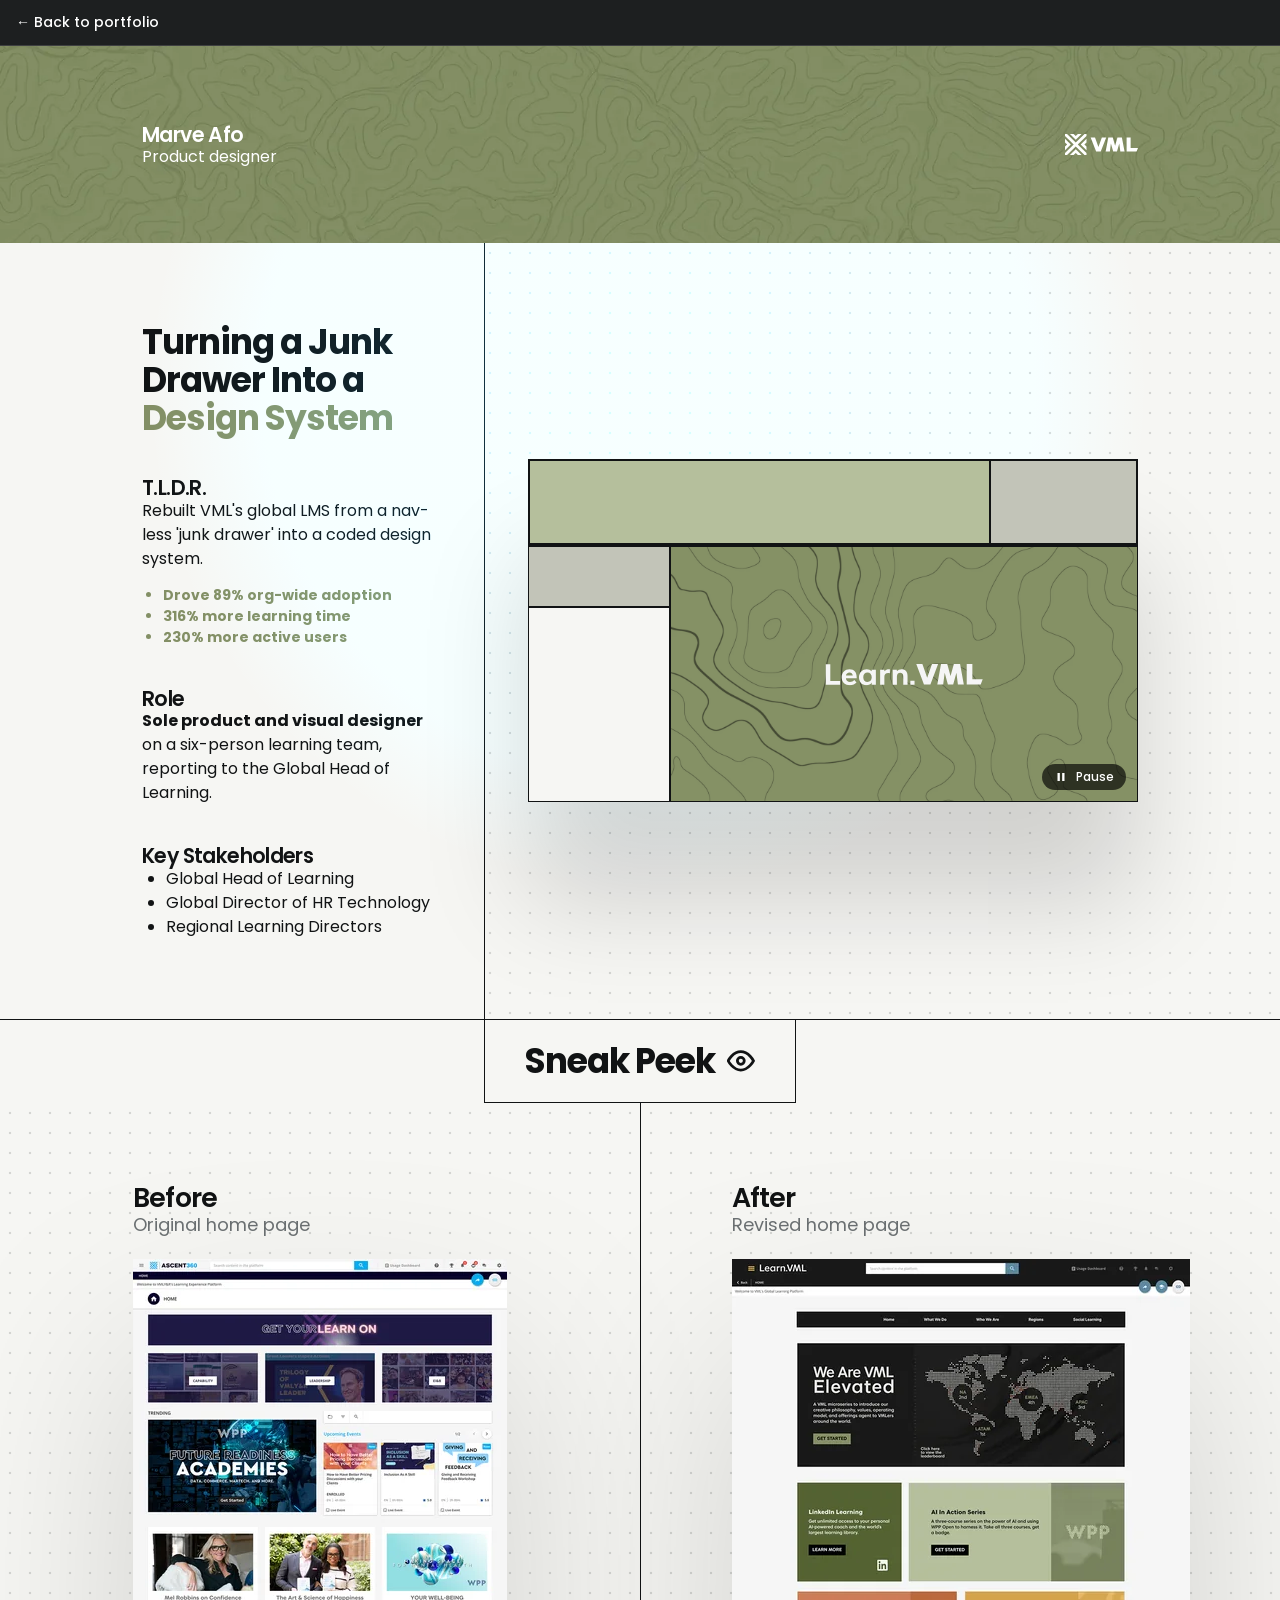
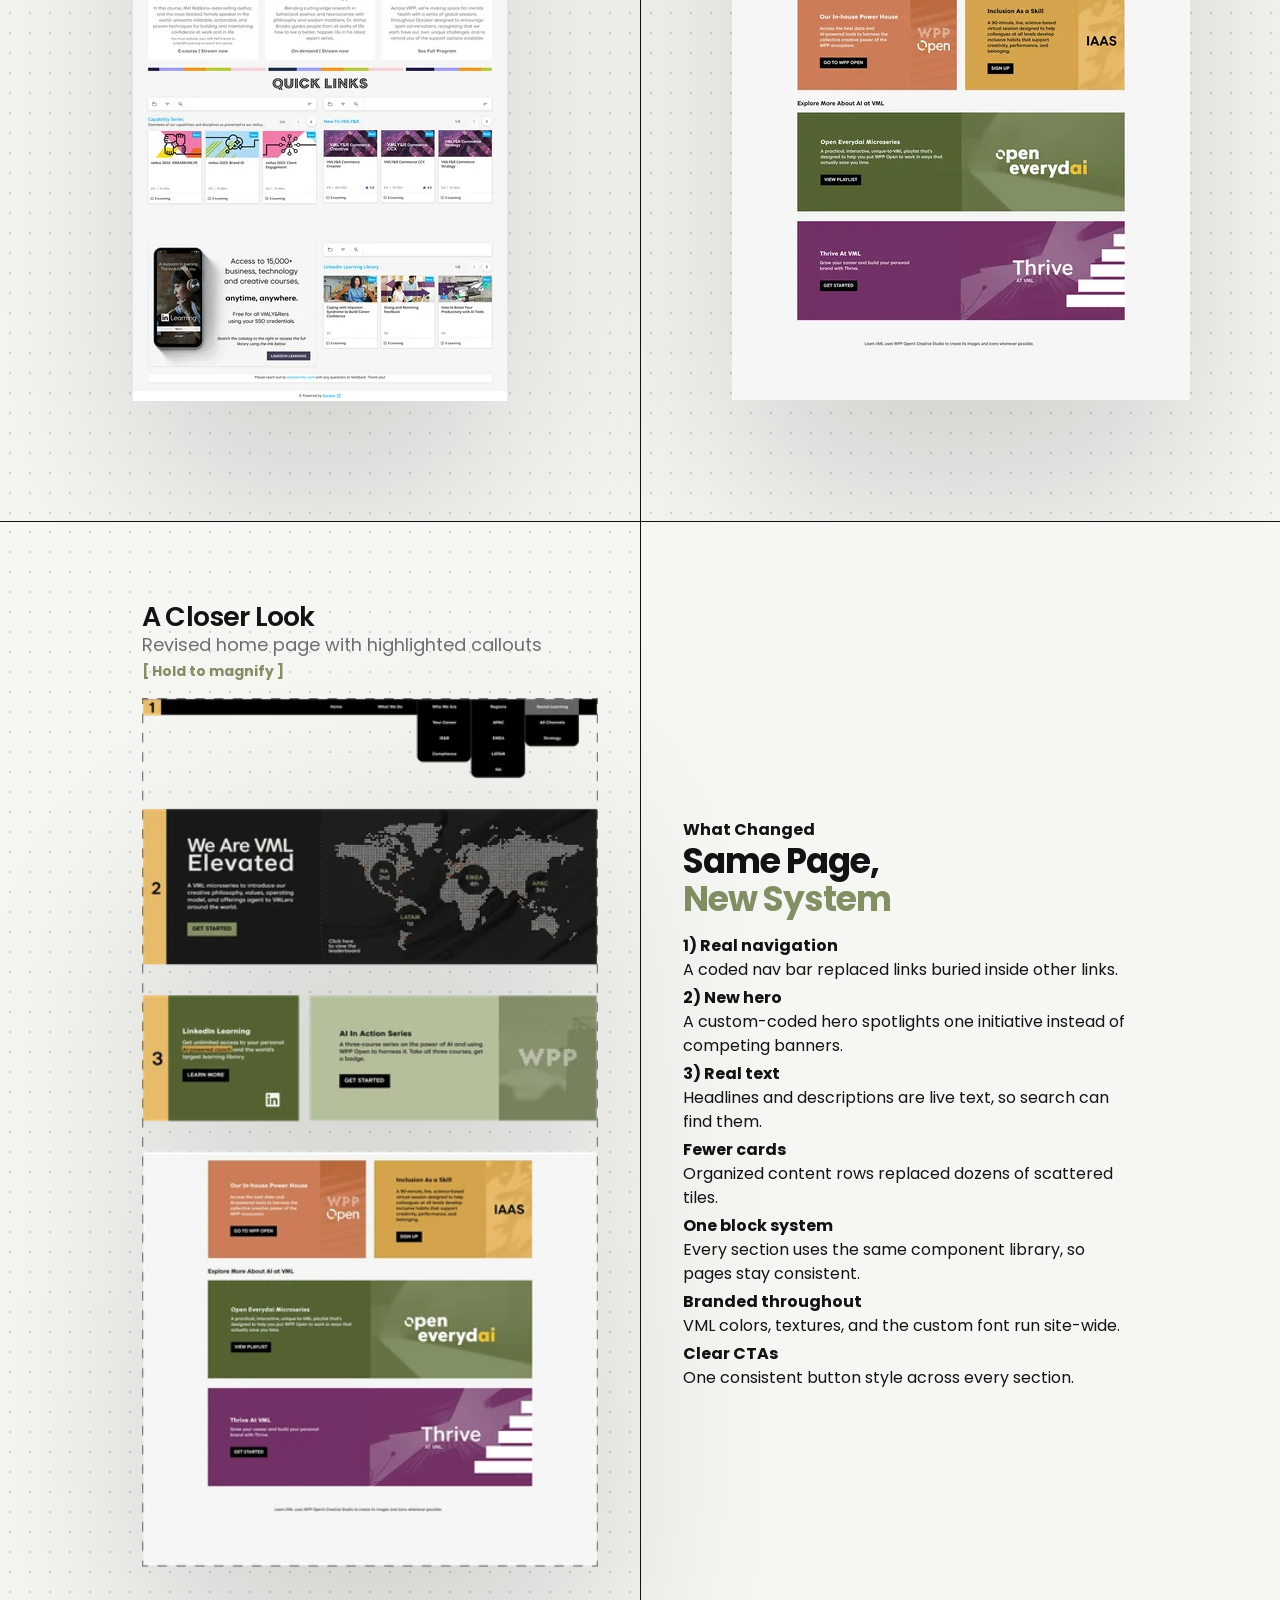
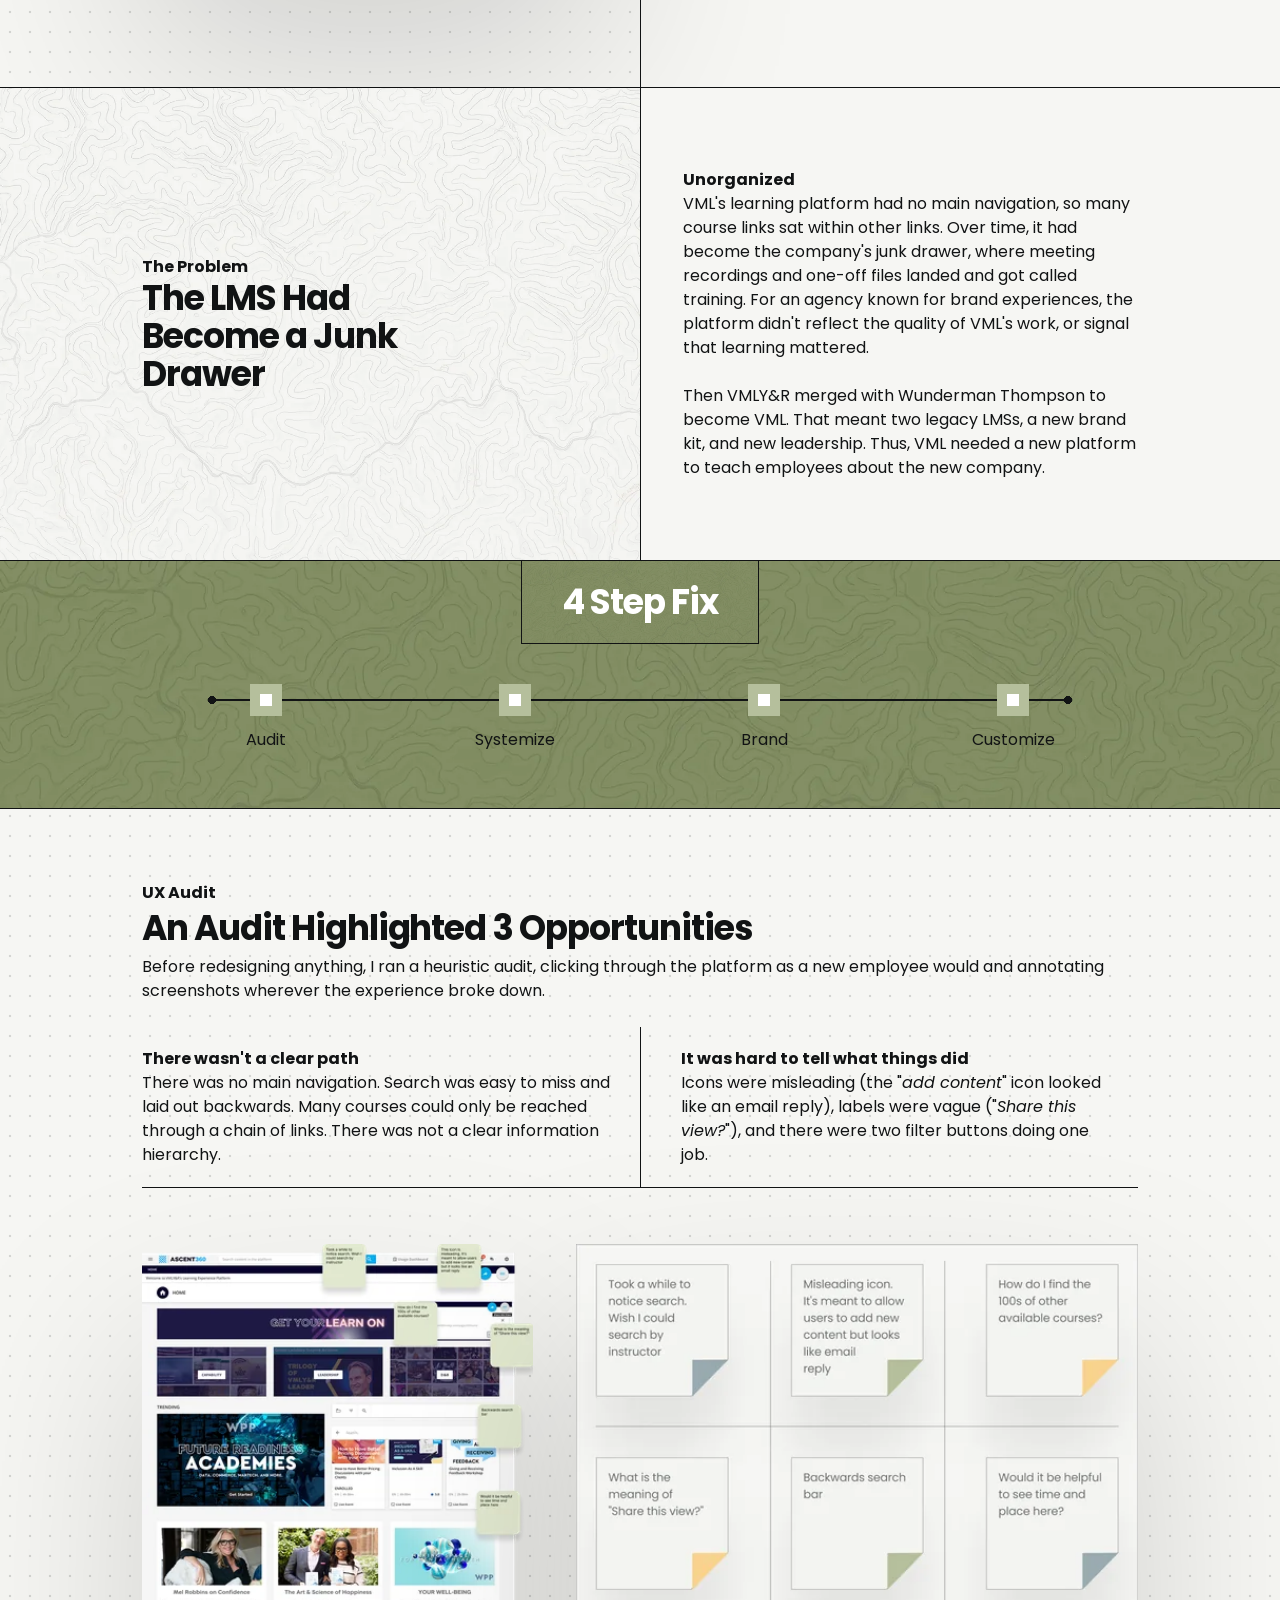
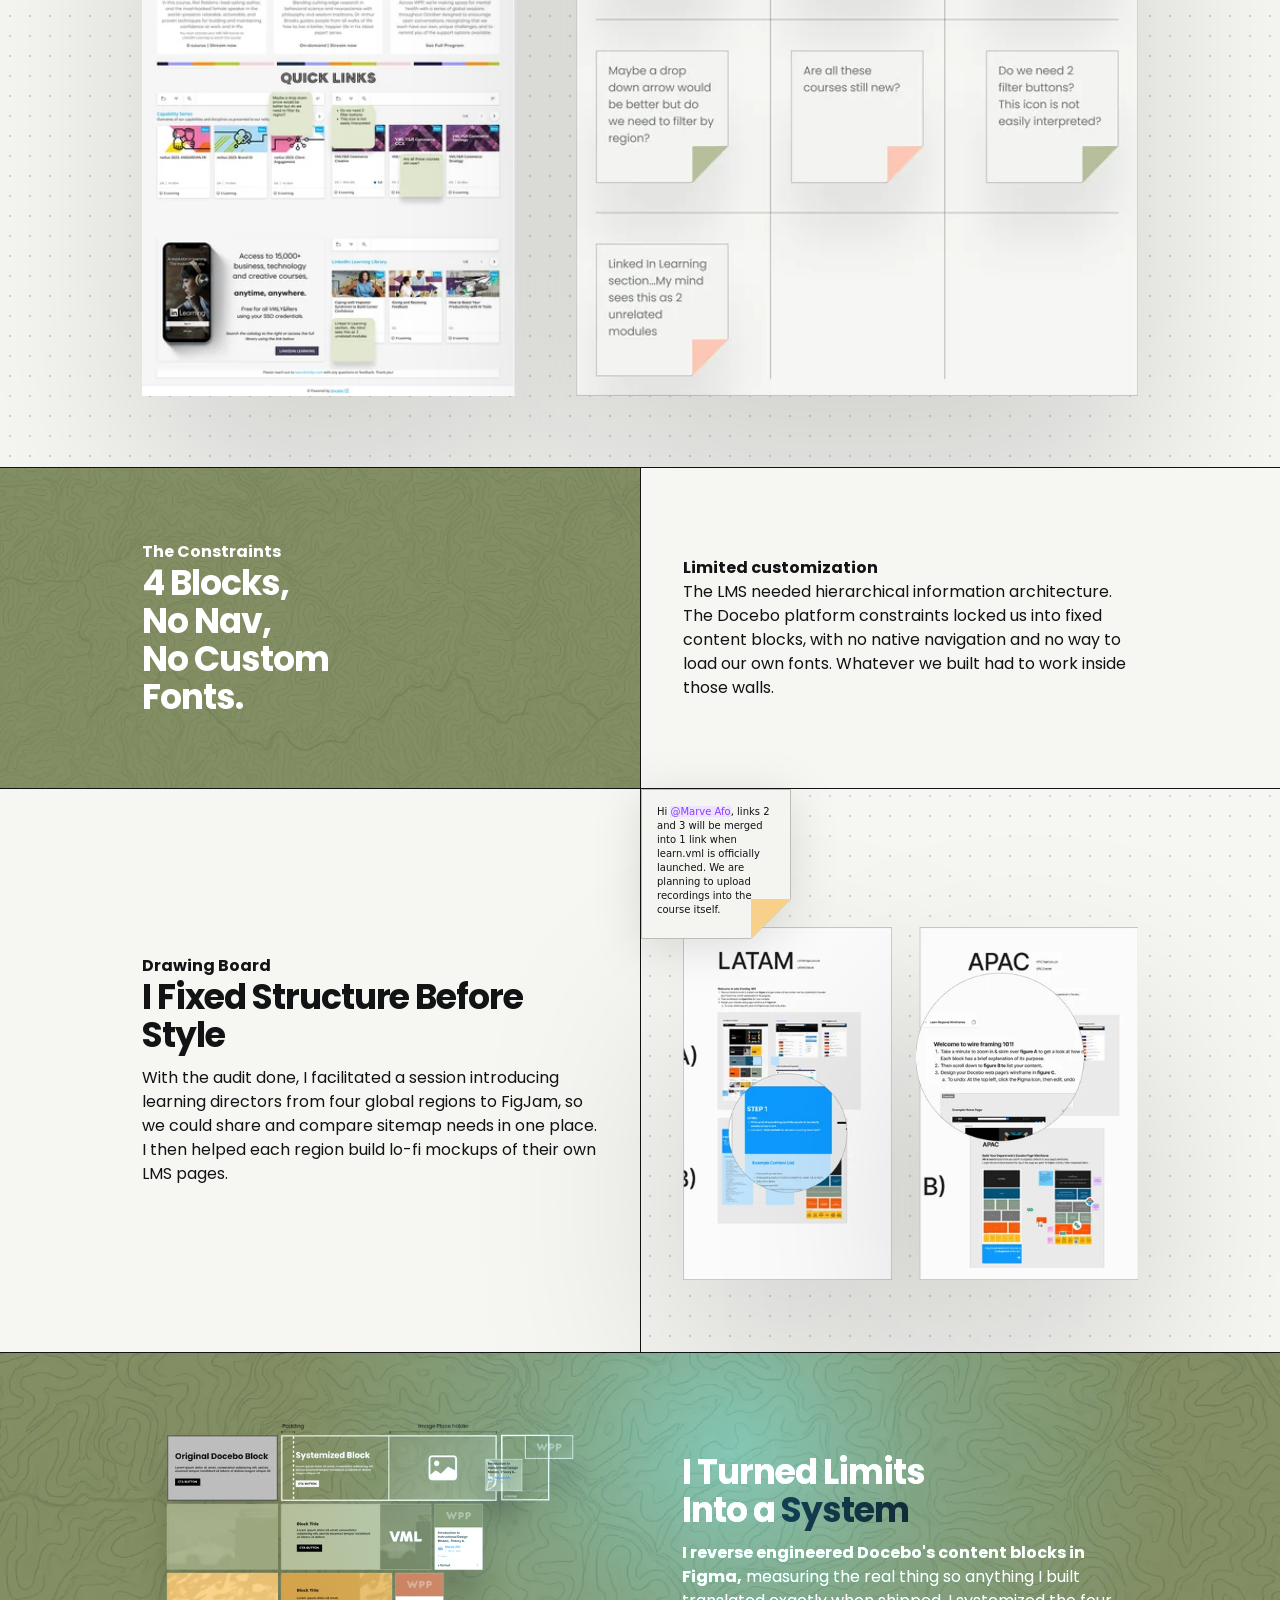
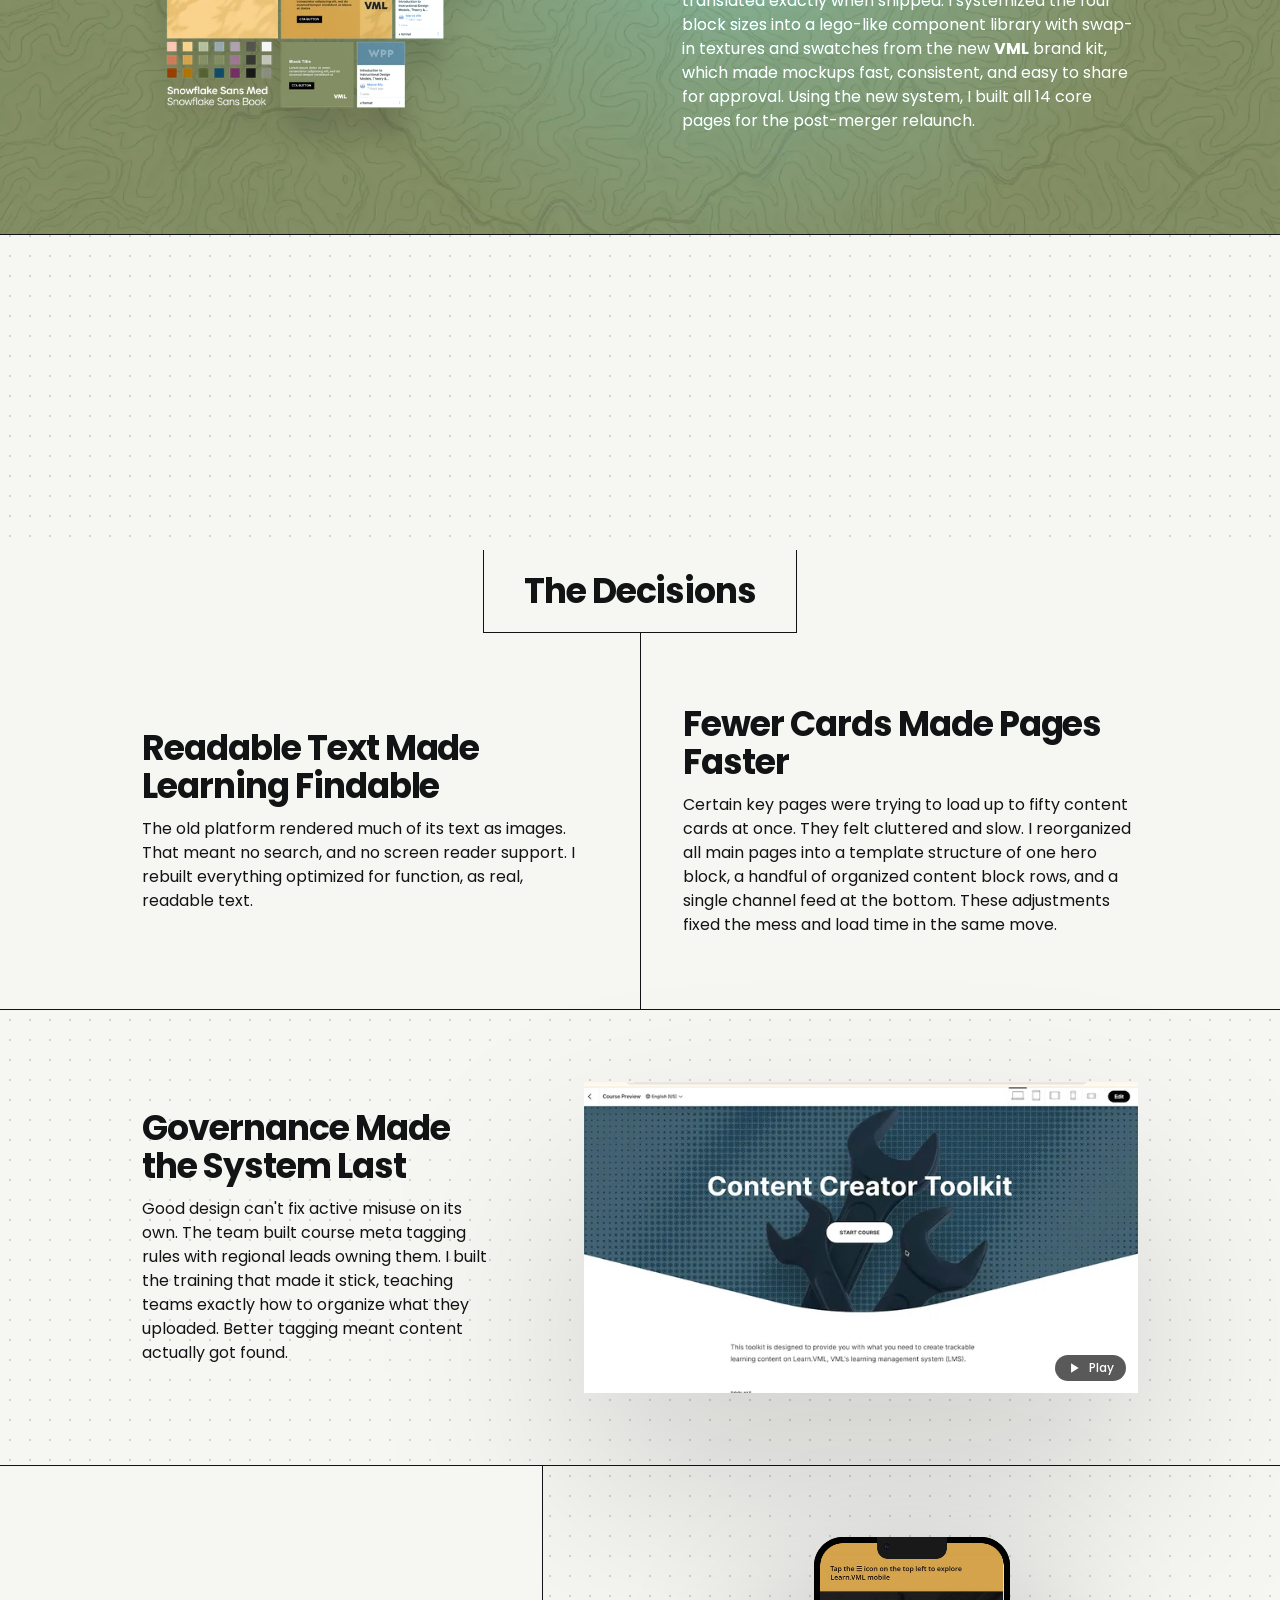
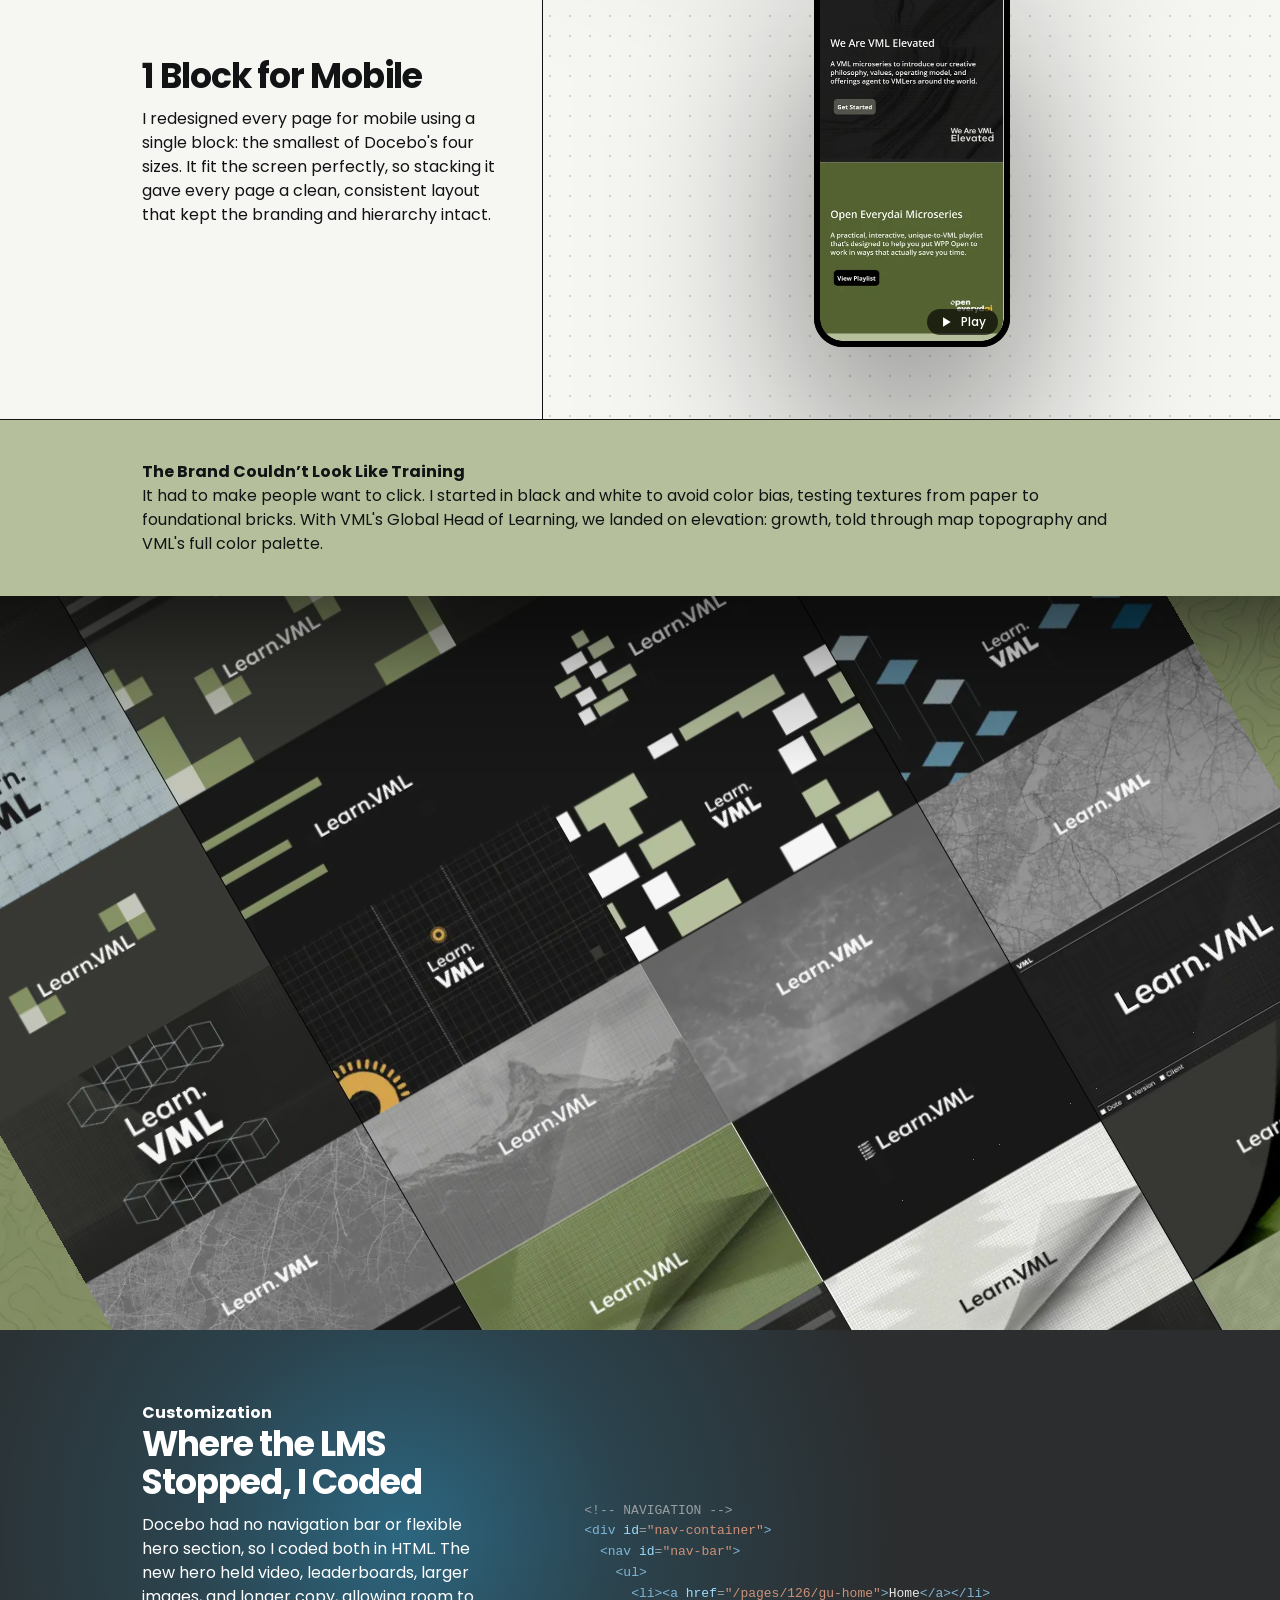
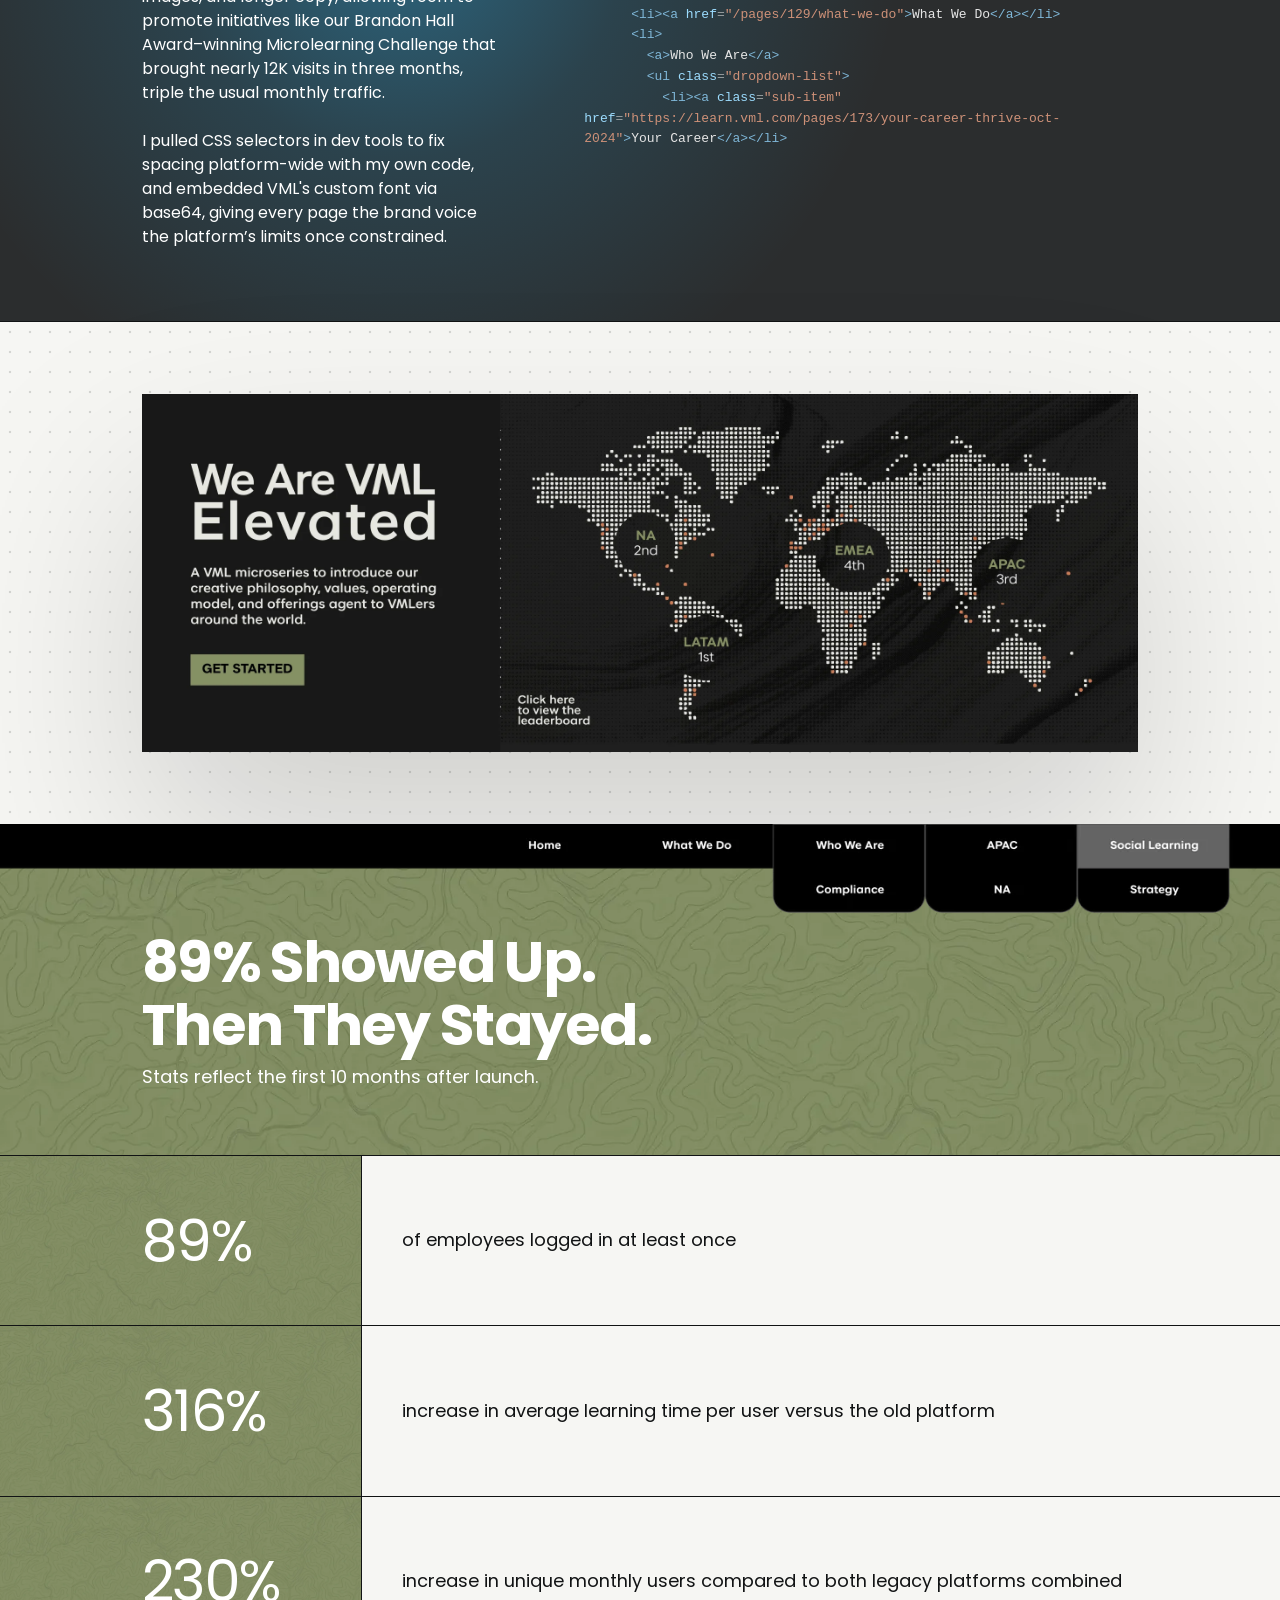
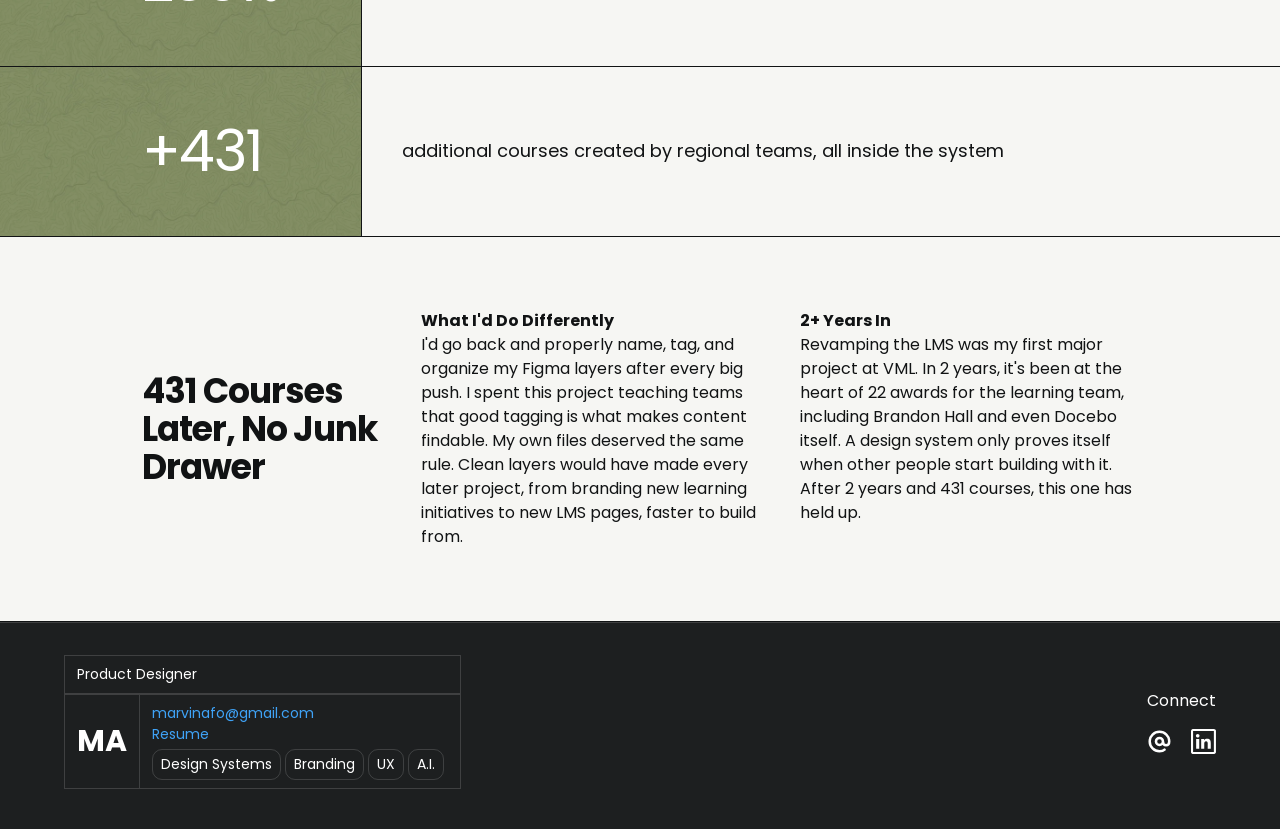
<file: case-studies/learn-vml.html>
<!doctype html>
<html lang="en">
<head>
  <meta charset="utf-8" />
  <meta name="viewport" content="width=device-width, initial-scale=1" />
  <title>Learn.vml Case Study | Marve Afo</title>
  <link rel="icon" href="../favicon.ico" sizes="48x48" />
  <link rel="icon" type="image/png" href="../images/favicon-32.png" sizes="32x32" />
  <link rel="apple-touch-icon" href="../images/apple-touch-icon.png" />
  <link rel="preconnect" href="https://fonts.googleapis.com" />
  <link rel="preconnect" href="https://fonts.gstatic.com" crossorigin />
  <link href="https://fonts.googleapis.com/css2?family=Poppins:ital,wght@0,400;0,500;0,600;0,700;1,400&display=swap" rel="stylesheet" />
  <link rel="stylesheet" href="../styles.css" />
  <script src="../page-transition.js"></script>
  <link rel="stylesheet" href="case-study.css" />
  <script>
    // Hide sections until case-study.js reveals them (shown anyway after 3s
    // if that script fails to load)
    document.documentElement.classList.add("cs-js");
    setTimeout(() => window.csReady || document.documentElement.classList.remove("cs-js"), 3000);
  </script>
  <style>
    /* Learn.vml theme (Figma node 224:70333): map-topography green */
    .cs {
      /* Learn.vml palette: map green, plus the card's sage and stone */
      --lv-green: #838f65;
      --lv-sage: #b5bf9c;
      --lv-stone: #c2c4b8;
      --cs-step-ring: var(--lv-sage);
      --cs-step-ink: var(--color-text);
      --cs-accent: var(--lv-green) url("learn-vml-r/texture-green.webp") center / cover;
      --cs-accent-text: var(--lv-green);
      --cs-accent-ink: var(--color-text-inverse);
      --cs-dark-bg: var(--lv-green) url("learn-vml-r/texture-green.webp") center / cover;
      --cs-stat-bg: var(--lv-green) url("learn-vml-r/texture-green.webp") center / cover;
    }

    /* Sneak Peek: both screenshots at their natural (equal) height
       instead of stretched to the column width */
    .cs-shot img.lv-peek-img {
      align-self: flex-start;
      width: auto;
      max-width: 100%;
    }

    /* Before and After each sit in the middle of their column (even
       padding both sides, so the middle is the column's middle), headings
       lined up with each screenshot */
    @media (min-width: 901px) {
      .cs-row > .lv-peek-before,
      .cs-row > .lv-peek-after {
        justify-content: center;
        padding-right: var(--cs-pad);
        padding-left: var(--cs-pad);
      }

      .lv-peek-before figure,
      .lv-peek-after figure {
        width: auto;
      }
    }

    /* The magnify hint sits right under the Closer Look subtitle, in bold
       Learn.vml green */
    .cs-shot .cs-zoom__hint.lv-closer-hint {
      margin: 6px 0 0;
      color: var(--cs-accent-text);
      font-weight: var(--weight-bold);
    }

    /* Problem row split evenly, each side's text filling its half */
    .cs-problem.lv-even {
      grid-template-columns: 1fr 1fr;
    }

    .lv-even .cs-cell__inner {
      max-width: none;
    }

    /* Keep the headline on its designed two lines */
    .lv-even .cs-h2 {
      max-width: 9.5em;
    }

    @media (max-width: 900px) {
      .cs-problem.lv-even {
        grid-template-columns: 1fr;
      }
    }

    /* Phone frame (378 x 790): the screen opening is 354 x 766 at 12, 12
       with 40px corners */
    .lv-phone {
      --screen-top: 1.519%;
      --screen-left: 3.175%;
      --screen-width: 93.651%;
      --screen-height: 96.962%;
      --screen-radius: 11.3% / 5.222%;
      width: 196px;
    }

    /* The phone sits in the middle of its column (even padding both sides,
       so the middle is the column's middle) */
    .cs-row > .lv-phone-cell {
      display: flex;
      justify-content: center;
      padding-right: var(--cs-pad);
      padding-left: var(--cs-pad);
    }

    .lv-phone .cs-swipe__back {
      filter: drop-shadow(0 100px 100px rgba(0, 0, 0, 0.5));
    }

    /* Hero card: black ground showing through as the rules between blocks;
       block edges measured from the card export (1636 x 920) */
    .lv-card {
      display: block;
      aspect-ratio: 1636 / 920;
      padding: 0;
      border: 0;
      background: var(--color-text);
      cursor: pointer;
    }

    .lv-card:focus-visible {
      outline: 3px solid var(--color-accent);
      outline-offset: 3px;
    }

    .lv-card__block,
    .lv-card__map {
      position: absolute;
    }

    .lv-card__block--a { top: 0.652%; left: 0.367%; width: 75.244%; height: 23.696%; background: var(--lv-sage); }
    .lv-card__block--b { top: 0.652%; left: 75.978%; width: 23.655%; height: 23.696%; background: var(--lv-stone); }
    .lv-card__block--c { top: 25.435%; left: 0.183%; width: 23.044%; height: 17.283%; background: var(--lv-stone); }
    .lv-card__block--d { top: 43.370%; left: 0.183%; width: 23.044%; height: 56.304%; background: var(--color-bg-paper); }

    /* The blocks swap proportions together, at different speeds for a
       parallax feel: the top row's split slides left until it meets the
       left column's divider (grey grows to ~75% of the row) in 1.6s, while
       the left column's split slides down to the mirror point (grey grows
       to ~75% of the column) in 2.4s. Both hold, then return at the same
       two speeds. One 10s cycle, eased in and out, paused with the card. */
    .lv-card__block {
      animation: 10s cubic-bezier(0.65, 0, 0.35, 1) infinite;
    }

    .lv-card__block--a { animation-name: lv-block-a; }
    .lv-card__block--b { animation-name: lv-block-b; }
    .lv-card__block--c { animation-name: lv-block-c; }
    .lv-card__block--d { animation-name: lv-block-d; }

    /* The whole card floats gently up and down, as if breathing. Uses the
       translate property so the hover swell (transform: scale) still adds
       on top. */
    .lv-card {
      /* 50 BPM: one rise or fall per beat (1.2s) */
      animation: lv-card-float 1.2s cubic-bezier(0.45, 0, 0.55, 1) infinite alternate;
    }

    @keyframes lv-card-float {
      from { translate: 0 10px; }
      to { translate: 0 -10px; }
    }

    .lv-card:not(.is-playing),
    .lv-card:not(.is-playing) .lv-card__block {
      animation-play-state: paused;
    }

    /* Top row: 1.6s out, hold, 1.6s back */
    @keyframes lv-block-a {
      0%, 61%, 100% { width: 75.244%; }
      16%, 45% { width: 22.860%; }
    }

    @keyframes lv-block-b {
      0%, 61%, 100% { left: 75.978%; width: 23.655%; }
      16%, 45% { left: 23.594%; width: 76.039%; }
    }

    /* Left column: 2.4s out, hold, 2.4s back */
    @keyframes lv-block-c {
      0%, 69%, 100% { height: 17.283%; }
      24%, 45% { height: 56.304%; }
    }

    @keyframes lv-block-d {
      0%, 69%, 100% { top: 43.370%; height: 56.304%; }
      24%, 45% { top: 82.391%; height: 17.283%; }
    }

    @media (prefers-reduced-motion: reduce) {
      .lv-card,
      .lv-card__block {
        animation: none;
      }
    }

    /* The panel: Figma's green, with the topography recording (dark lines
       on white) multiplied over it at 50% */
    .lv-card__map {
      top: 25.435%;
      left: 23.533%;
      width: 76.284%;
      height: 74.239%;
      overflow: hidden;
      background: #859165;
    }

    .lv-card__map video {
      position: absolute;
      inset: 0;
      display: block;
      width: 100%;
      height: 100%;
      object-fit: cover;
      mix-blend-mode: multiply;
      opacity: 0.5;
    }

    /* Wordmark centred, 394 of the panel's 1140px */
    .lv-card__map img {
      position: absolute;
      top: 50%;
      left: 50%;
      width: 34.565%;
      height: auto;
      transform: translate(-50%, -50%);
    }

    .lv-paper-tex {
      background: var(--color-bg-paper) url("learn-vml-r/texture-paper.webp") center / cover;
    }

    .lv-list p + p {
      margin-top: 4px;
    }

    .lv-system {
      color: var(--color-text);
    }

    .lv-brand-note {
      padding: 40px var(--cs-gutter);
      background: var(--lv-sage);
    }

    /* Brand band (Figma 1440x1024): the caption sits on top of the concept
       gallery, which is tilted -30deg and scrolls up-left forever. The gallery
       tile repeats every 1240px of 1440 (86.11% of the band's width). */
    .lv-brand {
      --tile: 86.11cqw;
      container-type: inline-size;
      position: relative;
      display: flex;
      flex-direction: column;
      aspect-ratio: 1440 / 1024;
      overflow: hidden;
      background: var(--lv-green) url("learn-vml-r/texture-green.webp") center / cover;
    }

    /* The space below the caption; the gallery centres on it */
    .lv-stage {
      position: relative;
      flex: 1;
    }

    .lv-brand .lv-brand-note {
      position: relative;
      z-index: 1;
    }

    /* Same shadow as the Thrive banner: Figma's 0 100 100 50% drawn as a
       fade just below the caption (200px at 1440, like Thrive's) */
    .lv-brand .lv-brand-note::after {
      content: "";
      position: absolute;
      top: 100%;
      left: 0;
      right: 0;
      height: 13.89cqw;
      background: linear-gradient(rgba(0, 0, 0, 0.5), rgba(0, 0, 0, 0.18) 45%, transparent);
      pointer-events: none;
    }

    .lv-gallery {
      position: absolute;
      top: 50%;
      left: 0;
      width: 100%;
      /* Centred on the space below the caption (margin is half the height),
         so the tilt leaves equal gaps in the top right and bottom left */
      height: calc(var(--tile) * 4);
      margin-top: calc(var(--tile) * -2);
      transform: rotate(-30deg);
    }

    .lv-gallery__strip {
      height: 100%;
      background: url("learn-vml-r/brand-tile.webp") top / 100% auto repeat-y;
      animation: lv-gallery-scroll 60s linear infinite;
      will-change: transform;
    }

    /* One tile up = the strip looks identical again, so the loop is seamless */
    @keyframes lv-gallery-scroll {
      to { transform: translateY(calc(var(--tile) * -1)); }
    }

    @media (prefers-reduced-motion: reduce) {
      .lv-gallery__strip {
        animation: none;
      }
    }

    /* Phones: the caption stacks above a band tall enough to show the cards */
    @media (max-width: 900px) {
      .lv-brand {
        aspect-ratio: auto;
      }

      .lv-stage {
        flex: none;
        aspect-ratio: 1440 / 1024;
      }
    }

    /* Blue plus-lighter glow behind the heading, clipped to the band so
       the reveal animation can't break the blend */
    .lv-code-band {
      position: relative;
      overflow: hidden;
      background: var(--color-bg-dark-2);
      color: var(--color-text-inverse);
      border-bottom: 1px solid var(--cs-line);
    }

    .lv-code-band .cs-row {
      position: relative;
      border-bottom: 0;
    }

    /* Figma: a 408px circle, its left edge 55px right of the text's left
       edge and its top on the band's top. The glow (1000px) is centred on
       that circle's centre. */
    .lv-code-band .cs-glow {
      top: calc(204px - 500px);
      left: calc(var(--cs-gutter) + 55px + 204px - 500px);
    }

    .lv-hero-mock {
      padding: clamp(48px, 5.6vw, 80px) var(--cs-gutter);
    }

    .lv-hero-mock img {
      width: 100%;
    }

    /* Coded nav: the bar sits on top, its dropdowns hang over the green band
       (bar is 50 of the image's 100px height at 1440). The band tucks 1px
       under the bar so the bar's soft bottom edge never shows the page as a
       light line. */
    .lv-results-nav {
      position: relative;
      z-index: 1;
      margin-bottom: calc(-3.472% - 1px);
    }

    /* Design iterations: same height, widths follow each screen */
    .lv-iters {
      display: grid;
      grid-template-columns: 121fr 121fr 122fr 141fr;
      gap: 12px;
      align-items: end;
      width: 100%;
      max-width: 541px;
    }

    .lv-iters img {
      width: 100%;
    }

    /* Drawing board: two regional FigJam boards with a comment note */
    .lv-board {
      position: relative;
      display: grid;
      grid-template-columns: minmax(0, 275fr) minmax(0, 291fr);
      gap: 24px;
      width: 100%;
      max-width: 590px;
    }

    .lv-board img {
      width: 100%;
    }

    /* Blue plus-lighter glow from Figma, drawn as the section's ::after so
       it stays out of the layout, and clipped to its section so the reveal
       animation can't break the blend */
    .lv-glowed {
      position: relative;
      overflow: hidden;
    }

    .lv-glowed::after {
      content: "";
      position: absolute;
      width: 1000px;
      height: 1000px;
      border-radius: 50%;
      background: radial-gradient(closest-side, rgba(2, 178, 255, 0.32), rgba(2, 178, 255, 0.12) 45%, transparent);
      mix-blend-mode: plus-lighter;
      pointer-events: none;
    }

    .lv-glow--limits::after {
      width: 890px;
      height: 890px;
      top: calc(99px - 445px);
      left: calc(50% + 92px - 445px);
    }

    /* The note pins to the cell's top left corner, clear of the boards */
    .lv-board-cell {
      position: relative;
      /* Boards start below the note, overlapping only its folded corner */
      padding-top: 138px;
    }

    @media (max-width: 900px) {
      /* Stacked: the boards sit under the note's left edge, so clear it */
      .lv-board-cell {
        padding-top: 166px;
      }
    }

    .lv-note {
      position: absolute;
      z-index: 1;
      top: 0;
      left: 0;
      /* Square, like the Figma sticky */
      width: 150px;
      aspect-ratio: 1;
      margin: 0 !important;
      padding: 16px 16px 0;
      /* Paper with its bottom right corner folded back (the yellow flap) */
      background: url("data:image/svg+xml,%3Csvg xmlns='http://www.w3.org/2000/svg' viewBox='0 0 150 150'%3E%3Cpath d='M.5 .5H149.5V110L110 149.5H.5Z' fill='%23f4f4f1' stroke='%23bdbdb8'/%3E%3Cpath d='M110 110H149.5L110 149.5Z' fill='%23f7d18a'/%3E%3C/svg%3E") 0 0 / 100% 100% no-repeat;
      filter: drop-shadow(0 8px 24px rgba(0, 0, 0, 0.12));
      font-family: system-ui, -apple-system, "Segoe UI", sans-serif;
      font-size: 10px;
      line-height: 1.4;
    }


    .lv-note span {
      color: #8a3ffc;
      background: #efe4ff;
    }
  </style>
</head>
<body>
  <nav class="viewer-bar" aria-label="Case study">
    <a href="../#work">← Back to portfolio</a>
  </nav>

  <main class="cs">
    <header class="cs-header cs-dark">
      <p class="cs-header__name">Marve Afo<span>Product designer</span></p>
      <img class="cs-header__logo" src="../images/vml-lockup.svg" width="82" height="24" alt="VML" />
    </header>

    <section class="cs-hero" aria-labelledby="cs-title">
      <div class="cs-hero__text">
        <div class="cs-hero__text-inner">
          <h1 id="cs-title">Turning a Junk Drawer Into a <span class="cs-accent-text">Design System</span></h1>
          <div>
            <h2 class="cs-h3">T.L.D.R.</h2>
            <p>Rebuilt VML's global LMS from a nav-less 'junk drawer' into a coded design system.</p>
            <ul class="cs-hero__highlights">
              <li>Drove 89% org-wide adoption</li>
              <li>316% more learning time</li>
              <li>230% more active users</li>
            </ul>
          </div>
          <div>
            <h2 class="cs-h3">Role</h2>
            <p><strong>Sole product and visual designer</strong><br />on a six-person learning team, reporting to the Global Head of Learning.</p>
          </div>
          <div>
            <h2 class="cs-h3">Key Stakeholders</h2>
            <ul>
              <li>Global Head of Learning</li>
              <li>Global Director of HR Technology</li>
              <li>Regional Learning Directors</li>
            </ul>
          </div>
        </div>
      </div>
      <div class="cs-hero__media">
        <div class="cs-glow" aria-hidden="true"></div>
        <!-- The Learn.VML card (Figma "Learn.VML Thumbnail", 1488 x 837),
             built in HTML so its panel can hold the moving topography -->
        <button type="button" class="cs-video lv-card" data-label="Learn.VML title card with moving map topography">
          <span class="lv-card__block lv-card__block--a"></span>
          <span class="lv-card__block lv-card__block--b"></span>
          <span class="lv-card__block lv-card__block--c"></span>
          <span class="lv-card__block lv-card__block--d"></span>
          <div class="lv-card__map">
            <video class="cs-ambient" src="learn-vml-r/topography.mp4" poster="learn-vml-r/topography-poster.webp" muted playsinline preload="auto" aria-hidden="true" data-crossfade="2"></video>
            <img src="learn-vml-r/learn-wordmark.svg" width="395" height="56" alt="" />
          </div>
          <span class="cs-video__badge" aria-hidden="true"></span>
        </button>
      </div>
    </section>

    <section class="cs-decisions" aria-labelledby="lv-peek">
      <div class="cs-tabbar">
        <h2 class="cs-h2 cs-tab cs-tab--paper" id="lv-peek">Sneak Peek<svg viewBox="0 0 24 24" fill="none" stroke="currentColor" stroke-width="2.4" aria-hidden="true"><path d="M1 12s4-8 11-8 11 8 11 8-4 8-11 8-11-8-11-8z" /><circle cx="12" cy="12" r="3" /></svg></h2>
      </div>
      <div class="cs-row">
        <div class="cs-shot cs-dots lv-peek-before">
          <figure>
            <div>
              <h3 class="cs-shot__title">Before</h3>
              <p class="cs-shot__subtitle">Original home page</p>
            </div>
            <img class="lv-peek-img" src="learn-vml-r/before-1x.webp" srcset="learn-vml-r/before-1x.webp 374w, learn-vml-r/before.webp 748w" sizes="(max-width: 900px) 100vw, 374px" width="374" height="742" alt="The original LMS home page: crowded banners, image-based text and a long list of quick links" loading="lazy" />
          </figure>
        </div>
        <div class="cs-shot cs-dots lv-peek-after">
          <figure>
            <div>
              <h3 class="cs-shot__title">After</h3>
              <p class="cs-shot__subtitle">Revised home page</p>
            </div>
            <img class="lv-peek-img" src="learn-vml-r/after-1x.webp" srcset="learn-vml-r/after-1x.webp 458w, learn-vml-r/after.webp 916w" sizes="(max-width: 900px) 100vw, 458px" width="458" height="741" alt="The revised Learn.VML home page: navigation bar, one hero and organized content rows" loading="lazy" />
          </figure>
        </div>
      </div>
    </section>

    <section class="cs-row" aria-labelledby="lv-changed">
      <div class="cs-shot cs-dots">
        <figure>
          <div>
            <h3 class="cs-shot__title">A Closer Look</h3>
            <p class="cs-shot__subtitle">Revised home page with highlighted callouts</p>
            <p class="cs-zoom__hint lv-closer-hint" aria-hidden="true">[ Hold to magnify ]</p>
          </div>
          <!-- Hold to magnify: a lens shows the callouts at 2.5x -->
          <div class="cs-magnify" tabindex="0" role="group" aria-label="Revised home page with callouts. Enter or Space magnifies, arrow keys move the lens.">
            <img src="learn-vml-r/closer-look-1x.webp" srcset="learn-vml-r/closer-look-1x.webp 382w, learn-vml-r/closer-look.webp 764w" sizes="(max-width: 900px) 100vw, 382px" width="382" height="728" alt="Revised home page with callouts: 1 navigation bar, 2 hero, 3 live text" loading="lazy" />
          </div>
        </figure>
      </div>
      <div class="cs-cell cs-paper">
        <div class="cs-cell__inner">
          <p class="cs-eyebrow">What Changed</p>
          <h2 class="cs-h2" id="lv-changed">Same Page,<br /><span class="cs-accent-text">New System</span></h2>
          <div class="cs-text-block lv-list" style="margin-top: 16px">
            <p><strong>1) Real navigation</strong>A coded nav bar replaced links buried inside other links.</p>
            <p><strong>2) New hero</strong>A custom-coded hero spotlights one initiative instead of competing banners.</p>
            <p><strong>3) Real text</strong>Headlines and descriptions are live text, so search can find them.</p>
            <p><strong>Fewer cards</strong>Organized content rows replaced dozens of scattered tiles.</p>
            <p><strong>One block system</strong>Every section uses the same component library, so pages stay consistent.</p>
            <p><strong>Branded throughout</strong>VML colors, textures, and the custom font run site-wide.</p>
            <p><strong>Clear CTAs</strong>One consistent button style across every section.</p>
          </div>
        </div>
      </div>
    </section>

    <section class="cs-row cs-problem lv-even" aria-labelledby="lv-problem">
      <div class="cs-cell lv-paper-tex">
        <div class="cs-cell__inner">
          <p class="cs-eyebrow">The Problem</p>
          <h2 class="cs-h2" id="lv-problem">The LMS Had Become a Junk Drawer</h2>
        </div>
      </div>
      <div class="cs-cell">
        <div class="cs-cell__inner cs-text-block">
          <p><strong>Unorganized</strong>VML's learning platform had no main navigation, so many course links sat within other links. Over time, it had become the company's junk drawer, where meeting recordings and one-off files landed and got called training. For an agency known for brand experiences, the platform didn't reflect the quality of VML's work, or signal that learning mattered.</p>
          <p>Then VMLY&amp;R merged with Wunderman Thompson to become VML. That meant two legacy LMSs, a new brand kit, and new leadership. Thus, VML needed a new platform to teach employees about the new company.</p>
        </div>
      </div>
    </section>

    <section class="cs-band cs-accent" aria-labelledby="lv-fix">
      <div class="cs-tabbar" style="height: 83px">
        <h2 class="cs-h2 cs-tab cs-tab--accent" id="lv-fix">4 Step Fix</h2>
      </div>
      <ol class="cs-steps">
        <li>Audit</li>
        <li>Systemize</li>
        <li>Brand</li>
        <li>Customize</li>
      </ol>
    </section>

    <section class="cs-section" aria-labelledby="lv-audit">
      <div>
        <p class="cs-eyebrow">UX Audit</p>
        <h2 class="cs-h2" id="lv-audit">An Audit Highlighted 3 Opportunities</h2>
        <p style="margin-top: 8px">Before redesigning anything, I ran a heuristic audit, clicking through the platform as a new employee would and annotating screenshots wherever the experience broke down.</p>
      </div>
      <div class="cs-boxes">
        <p><strong>There wasn't a clear path</strong>There was no main navigation. Search was easy to miss and laid out backwards. Many courses could only be reached through a chain of links. There was not a clear information hierarchy.</p>
        <p><strong>It was hard to tell what things did</strong>Icons were misleading (the "<em>add content</em>" icon looked like an email reply), labels were vague ("<em>Share this view?</em>"), and there were two filter buttons doing one job.</p>
      </div>
      <div class="cs-pair" style="margin-top: 56px; --cols: minmax(0, 0.5203fr) minmax(0, 0.7475fr)">
        <img class="cs-shadow" src="learn-vml-r/audit-screens-1x.webp" srcset="learn-vml-r/audit-screens-1x.webp 371w, learn-vml-r/audit-screens.webp 742w" sizes="(max-width: 900px) 100vw, 371px" width="371" height="713" alt="The old home page annotated with green sticky notes" loading="lazy" />
        <img class="cs-shadow" src="learn-vml-r/audit-notes-1x.webp" srcset="learn-vml-r/audit-notes-1x.webp 533w, learn-vml-r/audit-notes.webp 1066w" sizes="(max-width: 900px) 100vw, 533px" width="533" height="713" alt="Audit notes: hard-to-notice search, misleading icons, unclear labels and duplicate filter buttons" loading="lazy" />
      </div>
    </section>

    <section class="cs-row" aria-labelledby="lv-constraints">
      <div class="cs-cell cs-accent">
        <div class="cs-cell__inner">
          <p class="cs-eyebrow">The Constraints</p>
          <h2 class="cs-h2" id="lv-constraints">4 Blocks,<br />No Nav,<br />No Custom<br />Fonts.</h2>
        </div>
      </div>
      <div class="cs-cell cs-paper">
        <div class="cs-cell__inner cs-text-block">
          <p><strong>Limited customization</strong>The LMS needed hierarchical information architecture. The Docebo platform constraints locked us into fixed content blocks, with no native navigation and no way to load our own fonts. Whatever we built had to work inside those walls.</p>
        </div>
      </div>
    </section>

    <section class="cs-row" aria-labelledby="lv-drawing">
      <div class="cs-cell cs-paper">
        <div class="cs-cell__inner">
          <p class="cs-eyebrow">Drawing Board</p>
          <h2 class="cs-h2" id="lv-drawing">I Fixed Structure Before Style</h2>
          <p style="margin-top: 12px">With the audit done, I facilitated a session introducing learning directors from four global regions to FigJam, so we could share and compare sitemap needs in one place. I then helped each region build lo-fi mockups of their own LMS pages.</p>
        </div>
      </div>
      <div class="cs-cell cs-media lv-board-cell">
        <p class="lv-note">Hi <span>@Marve Afo</span>, links 2 and 3 will be merged into 1 link when learn.vml is officially launched. We are planning to upload recordings into the course itself.</p>
        <div class="lv-board">
          <img class="cs-shadow" src="learn-vml-r/board-latam-1x.webp" srcset="learn-vml-r/board-latam-1x.webp 275w, learn-vml-r/board-latam.webp 550w" sizes="(max-width: 900px) 48vw, 275px" width="275" height="464" alt="LATAM's FigJam board: lo-fi wireframes of their LMS pages" loading="lazy" />
          <img class="cs-shadow" src="learn-vml-r/board-apac-1x.webp" srcset="learn-vml-r/board-apac-1x.webp 291w, learn-vml-r/board-apac.webp 582w" sizes="(max-width: 900px) 48vw, 291px" width="291" height="464" alt="APAC's FigJam board with a zoomed-in 'Welcome to wire framing 101' guide" loading="lazy" />
        </div>
      </div>
    </section>

    <section class="cs-row cs-row--open cs-accent lv-glowed lv-glow--limits" aria-labelledby="lv-limits">
      <div class="cs-cell cs-media">
        <img src="learn-vml-r/limits-1x.webp" srcset="learn-vml-r/limits-1x.webp 664w, learn-vml-r/limits.webp 1328w" sizes="(max-width: 900px) 100vw, 664px" width="664" height="492" alt="Docebo's content blocks rebuilt as a Figma component library with swap-in textures and swatches" loading="lazy" />
      </div>
      <div class="cs-cell">
        <div class="cs-cell__inner">
          <h2 class="cs-h2" id="lv-limits">I Turned Limits<br />Into a <span class="lv-system">System</span></h2>
          <p style="margin-top: 12px"><strong>I reverse engineered Docebo's content blocks in Figma,</strong> measuring the real thing so anything I built translated exactly when shipped. I systemized the four block sizes into a lego-like component library with swap-in textures and swatches from the new <strong>VML</strong> brand kit, which made mockups fast, consistent, and easy to share for approval. Using the new system, I built all 14 core pages for the post-merger relaunch.</p>
        </div>
      </div>
    </section>

    <section class="cs-row" aria-labelledby="lv-again">
      <div class="cs-cell cs-paper">
        <div class="cs-cell__inner">
          <h2 class="cs-h2" id="lv-again">Again and Again</h2>
          <p style="margin-top: 12px">I worked through dozens of branding and design iterations before landing on the current product.</p>
        </div>
      </div>
      <div class="cs-cell cs-media">
        <div class="lv-iters">
          <img class="cs-shadow" src="learn-vml-r/iter-1-1x.webp" srcset="learn-vml-r/iter-1-1x.webp 121w, learn-vml-r/iter-1.webp 242w" sizes="(max-width: 900px) 24vw, 121px" width="121" height="207" alt="Early home page iteration with a Hi hero" loading="lazy" />
          <img class="cs-shadow" src="learn-vml-r/iter-2-1x.webp" srcset="learn-vml-r/iter-2-1x.webp 121w, learn-vml-r/iter-2.webp 242w" sizes="(max-width: 900px) 24vw, 121px" width="121" height="207" alt="Inclusion, Equity and Belonging page iteration" loading="lazy" />
          <img class="cs-shadow" src="learn-vml-r/iter-3-1x.webp" srcset="learn-vml-r/iter-3-1x.webp 122w, learn-vml-r/iter-3.webp 244w" sizes="(max-width: 900px) 24vw, 122px" width="122" height="207" alt="Careers page iteration with Thrive tiles" loading="lazy" />
          <img class="cs-shadow" src="learn-vml-r/iter-4-1x.webp" srcset="learn-vml-r/iter-4-1x.webp 141w, learn-vml-r/iter-4.webp 282w" sizes="(max-width: 900px) 24vw, 141px" width="141" height="207" alt="Near-final home page with the We Are VML Elevated hero and navigation" loading="lazy" />
        </div>
      </div>
    </section>

    <section class="cs-paper cs-decisions" aria-labelledby="lv-decisions">
      <div class="cs-tabbar">
        <h2 class="cs-h2 cs-tab cs-tab--paper" id="lv-decisions">The Decisions</h2>
      </div>
      <div class="cs-row">
        <div class="cs-cell cs-paper">
          <div class="cs-cell__inner">
            <h3 class="cs-h2">Readable Text Made Learning Findable</h3>
            <p style="margin-top: 12px">The old platform rendered much of its text as images. That meant no search, and no screen reader support. I rebuilt everything optimized for function, as real, readable text.</p>
          </div>
        </div>
        <div class="cs-cell cs-paper">
          <div class="cs-cell__inner">
            <h3 class="cs-h2">Fewer Cards Made Pages Faster</h3>
            <p style="margin-top: 12px">Certain key pages were trying to load up to fifty content cards at once. They felt cluttered and slow. I reorganized all main pages into a template structure of one hero block, a handful of organized content block rows, and a single channel feed at the bottom. These adjustments fixed the mess and load time in the same move.</p>
          </div>
        </div>
      </div>
    </section>

    <section class="cs-row cs-row--narrow cs-row--open cs-dots" aria-labelledby="lv-governance">
      <div class="cs-cell">
        <div class="cs-cell__inner">
          <h2 class="cs-h2" id="lv-governance">Governance Made the System Last</h2>
          <p style="margin-top: 12px">Good design can't fix active misuse on its own. The team built course meta tagging rules with regional leads owning them. I built the training that made it stick, teaching teams exactly how to organize what they uploaded. Better tagging meant content actually got found.</p>
        </div>
      </div>
      <div class="cs-cell cs-media">
        <!-- Silent screen recording over its first frame: loops while on
             screen, a click pauses / plays -->
        <button type="button" class="cs-loop cs-shadow" data-label="Content Creator Toolkit scroll-through recording">
          <img src="learn-vml-r/toolkit-scroll-poster-1x.webp" srcset="learn-vml-r/toolkit-scroll-poster-1x.webp 672w, learn-vml-r/toolkit-scroll-poster.webp 1280w" sizes="(max-width: 900px) 100vw, 672px" width="1280" height="720" alt="Content Creator Toolkit course page, from its title screen" loading="lazy" />
          <video src="learn-vml-r/toolkit-scroll.mp4" muted loop playsinline preload="metadata" aria-hidden="true"></video>
          <span class="cs-video__badge" aria-hidden="true"></span>
        </button>
      </div>
    </section>

    <section class="cs-row cs-row--narrow" aria-labelledby="lv-mobile">
      <div class="cs-cell" style="background: var(--color-bg-paper)">
        <div class="cs-cell__inner">
          <h2 class="cs-h2" id="lv-mobile">1 Block for Mobile</h2>
          <p style="margin-top: 12px">I redesigned every page for mobile using a single block: the smallest of Docebo's four sizes. It fit the screen perfectly, so stacking it gave every page a clean, consistent layout that kept the branding and hierarchy intact.</p>
        </div>
      </div>
      <div class="cs-cell cs-media lv-phone-cell">
        <!-- A thumb swipes down the stacked blocks and back up, on a loop -->
        <button type="button" class="cs-swipe lv-phone" data-label="Learn.VML on a phone, swiping through stacked small blocks">
          <span class="cs-swipe__back"><img class="cs-swipe__frame" src="learn-vml-r/mobile-frame.webp" width="378" height="790" alt="" loading="lazy" /></span>
          <span class="cs-swipe__screen">
            <img class="cs-swipe__feed" src="learn-vml-r/mobile-feed.webp" width="354" height="2071" alt="" loading="lazy" />
          </span>
          <img class="cs-swipe__frame" src="learn-vml-r/mobile-frame.webp" width="378" height="790" alt="" loading="lazy" />
          <span class="cs-video__badge"></span>
        </button>
      </div>
    </section>

    <section class="lv-brand" aria-labelledby="lv-brand">
      <p class="lv-brand-note"><strong id="lv-brand">The Brand Couldn’t Look Like Training</strong><br />It had to make people want to click. I started in black and white to avoid color bias, testing textures from paper to foundational bricks. With VML's Global Head of Learning, we landed on elevation: growth, told through map topography and VML's full color palette.</p>
      <div class="lv-stage">
        <div class="lv-gallery" role="img" aria-label="Learn.VML branding concepts: dozens of title cards in black, grey, textures and green, tilted across the page">
          <div class="lv-gallery__strip"></div>
        </div>
      </div>
    </section>

    <section class="lv-code-band" aria-labelledby="lv-coded">
      <div class="cs-glow" aria-hidden="true"></div>
      <div class="cs-row cs-row--narrow cs-row--open">
        <div class="cs-cell">
          <div class="cs-cell__inner">
            <p class="cs-eyebrow">Customization</p>
            <h2 class="cs-h2" id="lv-coded">Where the LMS Stopped, I Coded</h2>
            <div class="cs-text-block" style="margin-top: 12px">
              <p>Docebo had no navigation bar or flexible hero section, so I coded both in HTML. The new hero held video, leaderboards, larger images, and longer copy, allowing room to promote initiatives like our Brandon Hall Award–winning Microlearning Challenge that brought nearly 12K visits in three months, triple the usual monthly traffic.</p>
              <p>I pulled CSS selectors in dev tools to fix spacing platform-wide with my own code, and embedded VML's custom font via base64, giving every page the brand voice the platform’s limits once constrained.</p>
            </div>
          </div>
        </div>
        <div class="cs-cell">
<pre class="cs-code" aria-label="Excerpt of the navigation HTML"><span>&lt;!-- NAVIGATION --&gt;</span>
<span class="t">&lt;div</span> <span class="a">id</span>=<span class="v">"nav-container"</span><span class="t">&gt;</span>
  <span class="t">&lt;nav</span> <span class="a">id</span>=<span class="v">"nav-bar"</span><span class="t">&gt;</span>
    <span class="t">&lt;ul&gt;</span>
      <span class="t">&lt;li&gt;&lt;a</span> <span class="a">href</span>=<span class="v">"/pages/126/gu-home"</span><span class="t">&gt;</span><span class="x">Home</span><span class="t">&lt;/a&gt;&lt;/li&gt;</span>
      <span class="t">&lt;li&gt;&lt;a</span> <span class="a">href</span>=<span class="v">"/pages/129/what-we-do"</span><span class="t">&gt;</span><span class="x">What We Do</span><span class="t">&lt;/a&gt;&lt;/li&gt;</span>
      <span class="t">&lt;li&gt;</span>
        <span class="t">&lt;a&gt;</span><span class="x">Who We Are</span><span class="t">&lt;/a&gt;</span>
        <span class="t">&lt;ul</span> <span class="a">class</span>=<span class="v">"dropdown-list"</span><span class="t">&gt;</span>
          <span class="t">&lt;li&gt;&lt;a</span> <span class="a">class</span>=<span class="v">"sub-item"</span> <span class="a">href</span>=<span class="v">"https://learn.vml.com/pages/173/your-career-thrive-oct-2024"</span><span class="t">&gt;</span><span class="x">Your Career</span><span class="t">&lt;/a&gt;&lt;/li&gt;</span></pre>
        </div>
      </div>
    </section>

    <div class="lv-hero-mock cs-dots">
      <img class="cs-shadow" src="learn-vml-r/hero-mock-1x.webp" srcset="learn-vml-r/hero-mock-1x.webp 1140w, learn-vml-r/hero-mock.webp 2280w" sizes="(max-width: 1440px) 100vw, 1120px" width="1140" height="410" alt="The coded hero: We Are VML Elevated, with a world map leaderboard by region" loading="lazy" />
    </div>

    <section class="cs-results" aria-labelledby="lv-results">
      <img class="cs-full lv-results-nav" src="learn-vml-r/nav-1x.webp" srcset="learn-vml-r/nav-1x.webp 1440w, learn-vml-r/nav.webp 2880w" sizes="100vw" width="1440" height="100" alt="The coded navigation bar with dropdowns" loading="lazy" />
      <div class="cs-results__intro cs-dark">
        <h2 id="lv-results">89% Showed Up.<br />Then They Stayed.</h2>
        <p>Stats reflect the first 10 months after launch.</p>
      </div>
      <div class="cs-stat">
        <p class="cs-stat__value">89%</p>
        <p class="cs-stat__label">of employees logged in at least once</p>
      </div>
      <div class="cs-stat">
        <p class="cs-stat__value">316%</p>
        <p class="cs-stat__label">increase in average learning time per user versus the old platform</p>
      </div>
      <div class="cs-stat">
        <p class="cs-stat__value">230%</p>
        <p class="cs-stat__label">increase in unique monthly users compared to both legacy platforms combined</p>
      </div>
      <div class="cs-stat">
        <p class="cs-stat__value">+431</p>
        <p class="cs-stat__label">additional courses created by regional teams, all inside the system</p>
      </div>
    </section>

    <section class="cs-paper cs-cols3" aria-labelledby="lv-closing">
      <h2 class="cs-h2" id="lv-closing">431 Courses Later, No Junk Drawer</h2>
      <p><strong>What I'd Do Differently</strong>I'd go back and properly name, tag, and organize my Figma layers after every big push. I spent this project teaching teams that good tagging is what makes content findable. My own files deserved the same rule. Clean layers would have made every later project, from branding new learning initiatives to new LMS pages, faster to build from.</p>
      <p><strong>2+ Years In</strong>Revamping the LMS was my first major project at VML. In 2 years, it's been at the heart of 22 awards for the learning team, including Brandon Hall and even Docebo itself. A design system only proves itself when other people start building with it. After 2 years and 431 courses, this one has held up.</p>
    </section>
  </main>

  <!-- Same footer as the portfolio home page -->
  <footer class="footer">
    <div class="footer__inner">
      <div class="footer__identity">
        <p>Product Designer</p>

        <div class="footer__details">
          <a class="footer__home" href="../" data-home aria-label="Marve Afo, back to the home page"><strong>MA</strong></a>
          <div>
            <a class="footer__link" href="mailto:marvinafo@gmail.com">marvinafo@gmail.com</a>
            <p><a class="footer__link" href="https://docs.google.com/document/d/1WTawhsRUU4jk6PNU6clx0Kiq7-qmPQi9/edit?usp=sharing&amp;ouid=106695809341626137144&amp;rtpof=true&amp;sd=true" target="_blank" rel="noopener">Resume<span class="sr-only"> (opens in new tab)</span></a></p>
            <span>Design Systems</span><span>Branding</span><span>UX</span><span>A.I.</span>
          </div>
        </div>
      </div>

      <div class="footer__social">
        <p>Connect</p>
        <div>
          <a href="mailto:marvinafo@gmail.com" aria-label="Email">
            <img src="../images/Social%20Icon%20%E2%80%94%20Portfolio.svg" alt="" />
          </a>
          <a href="https://www.linkedin.com/in/marve-afo/" target="_blank" rel="noopener" aria-label="LinkedIn (opens in new tab)">
            <img src="../images/Social%20Icon%20%E2%80%94%20LinkedIn.svg" alt="" />
          </a>
        </div>
      </div>
    </div>
  </footer>
  <script src="case-study.js"></script>
</body>
</html>
</file>
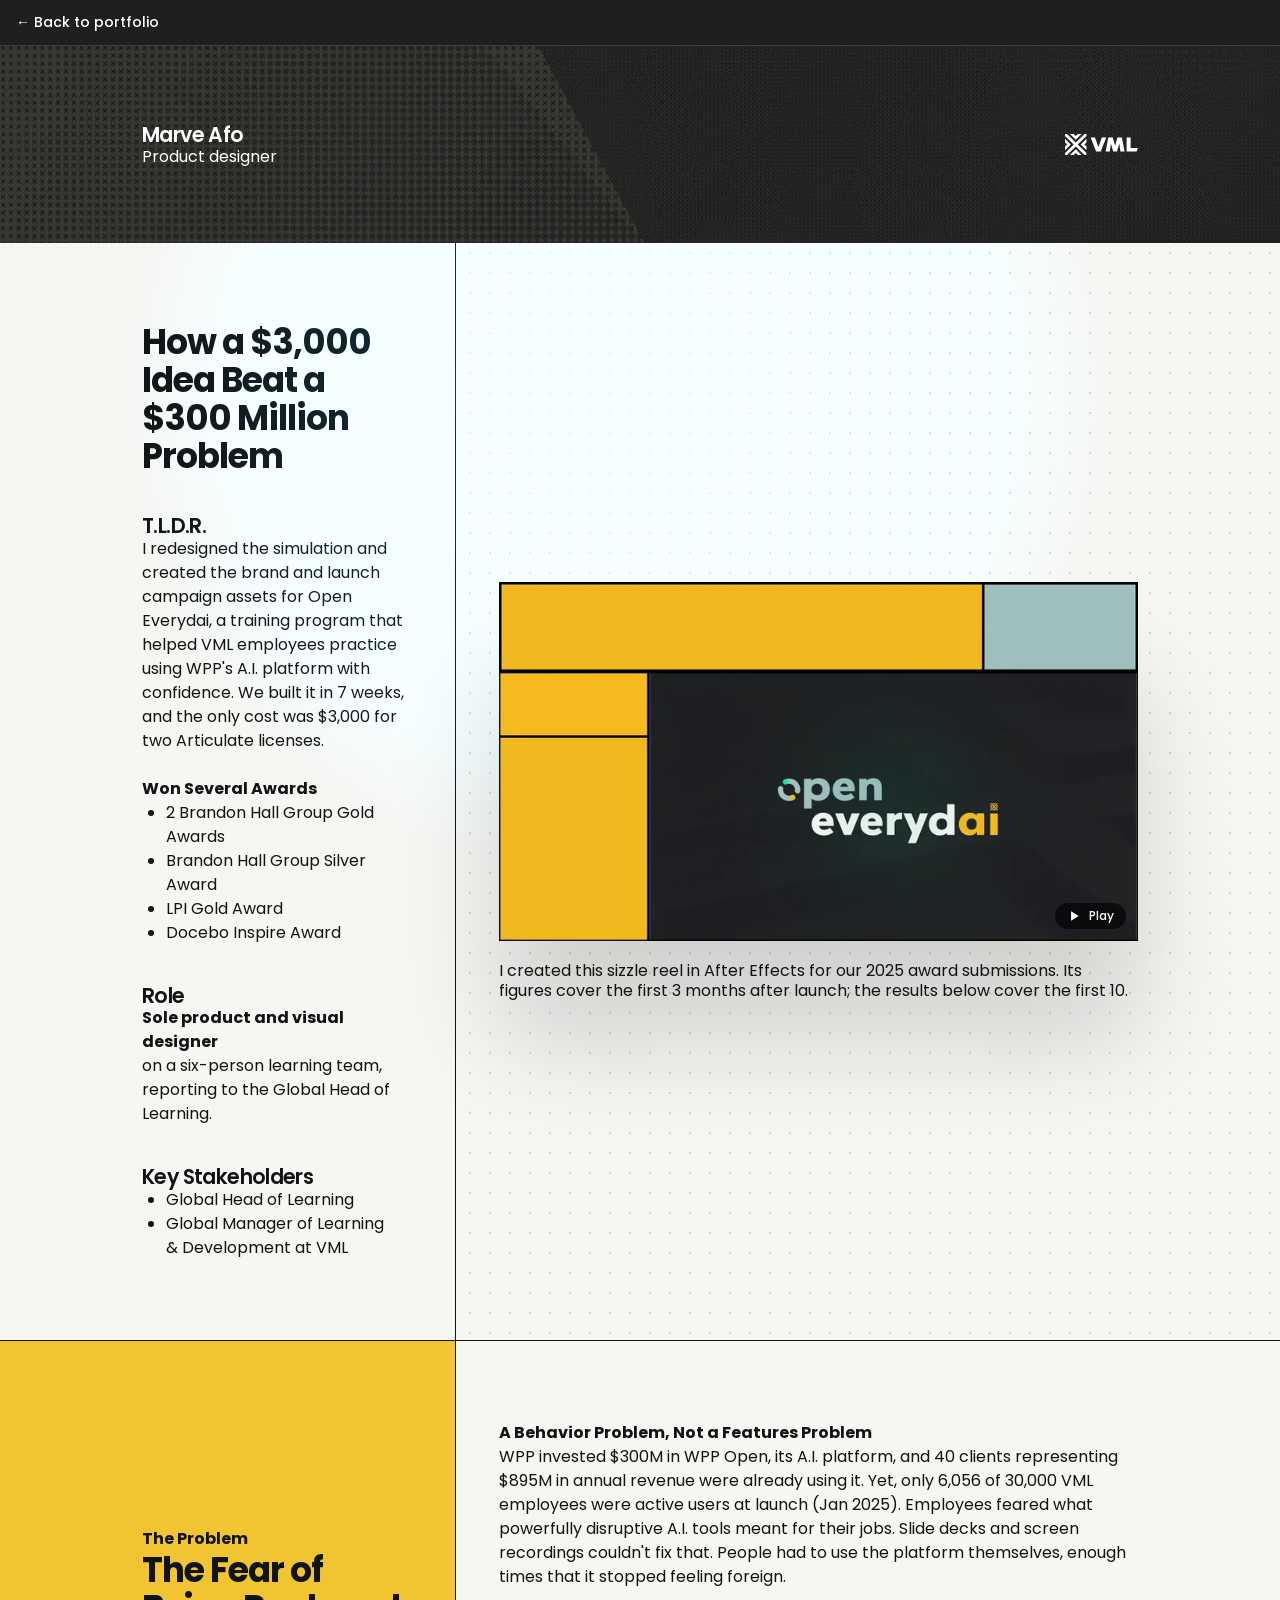
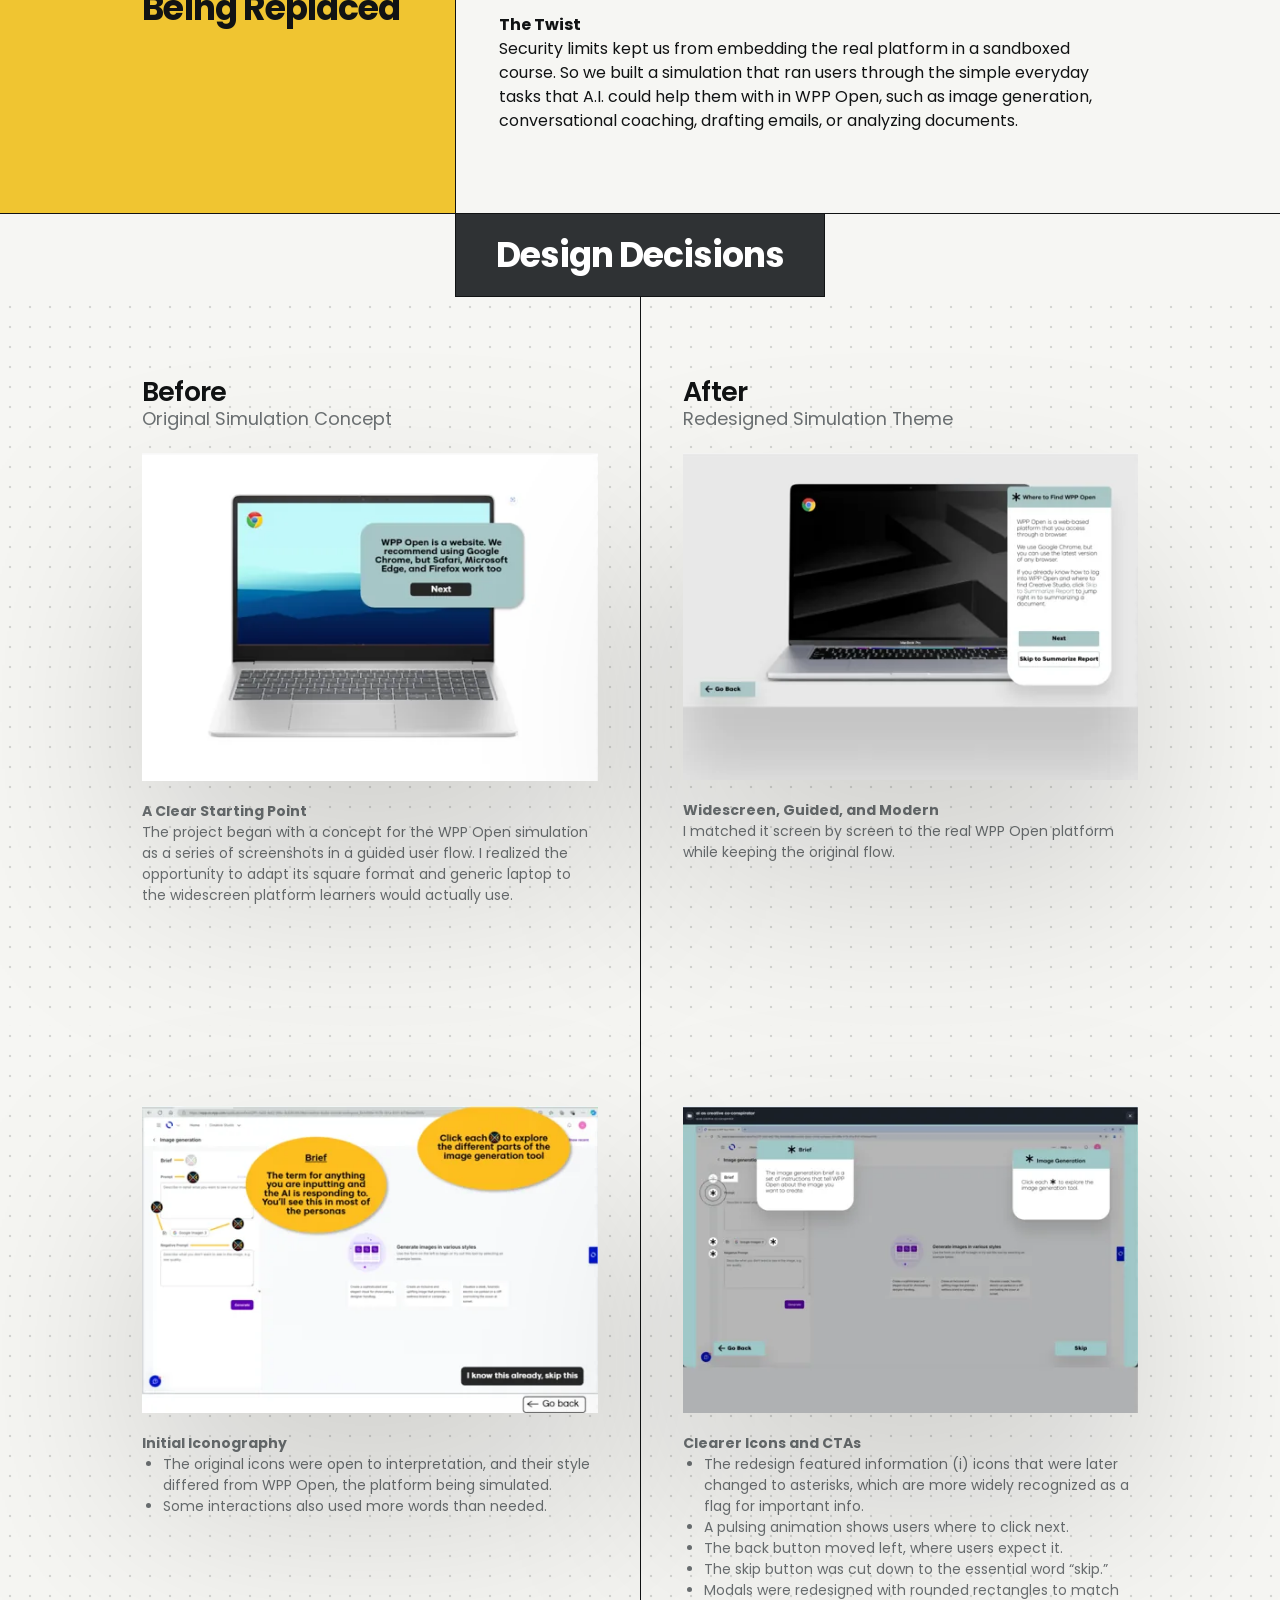
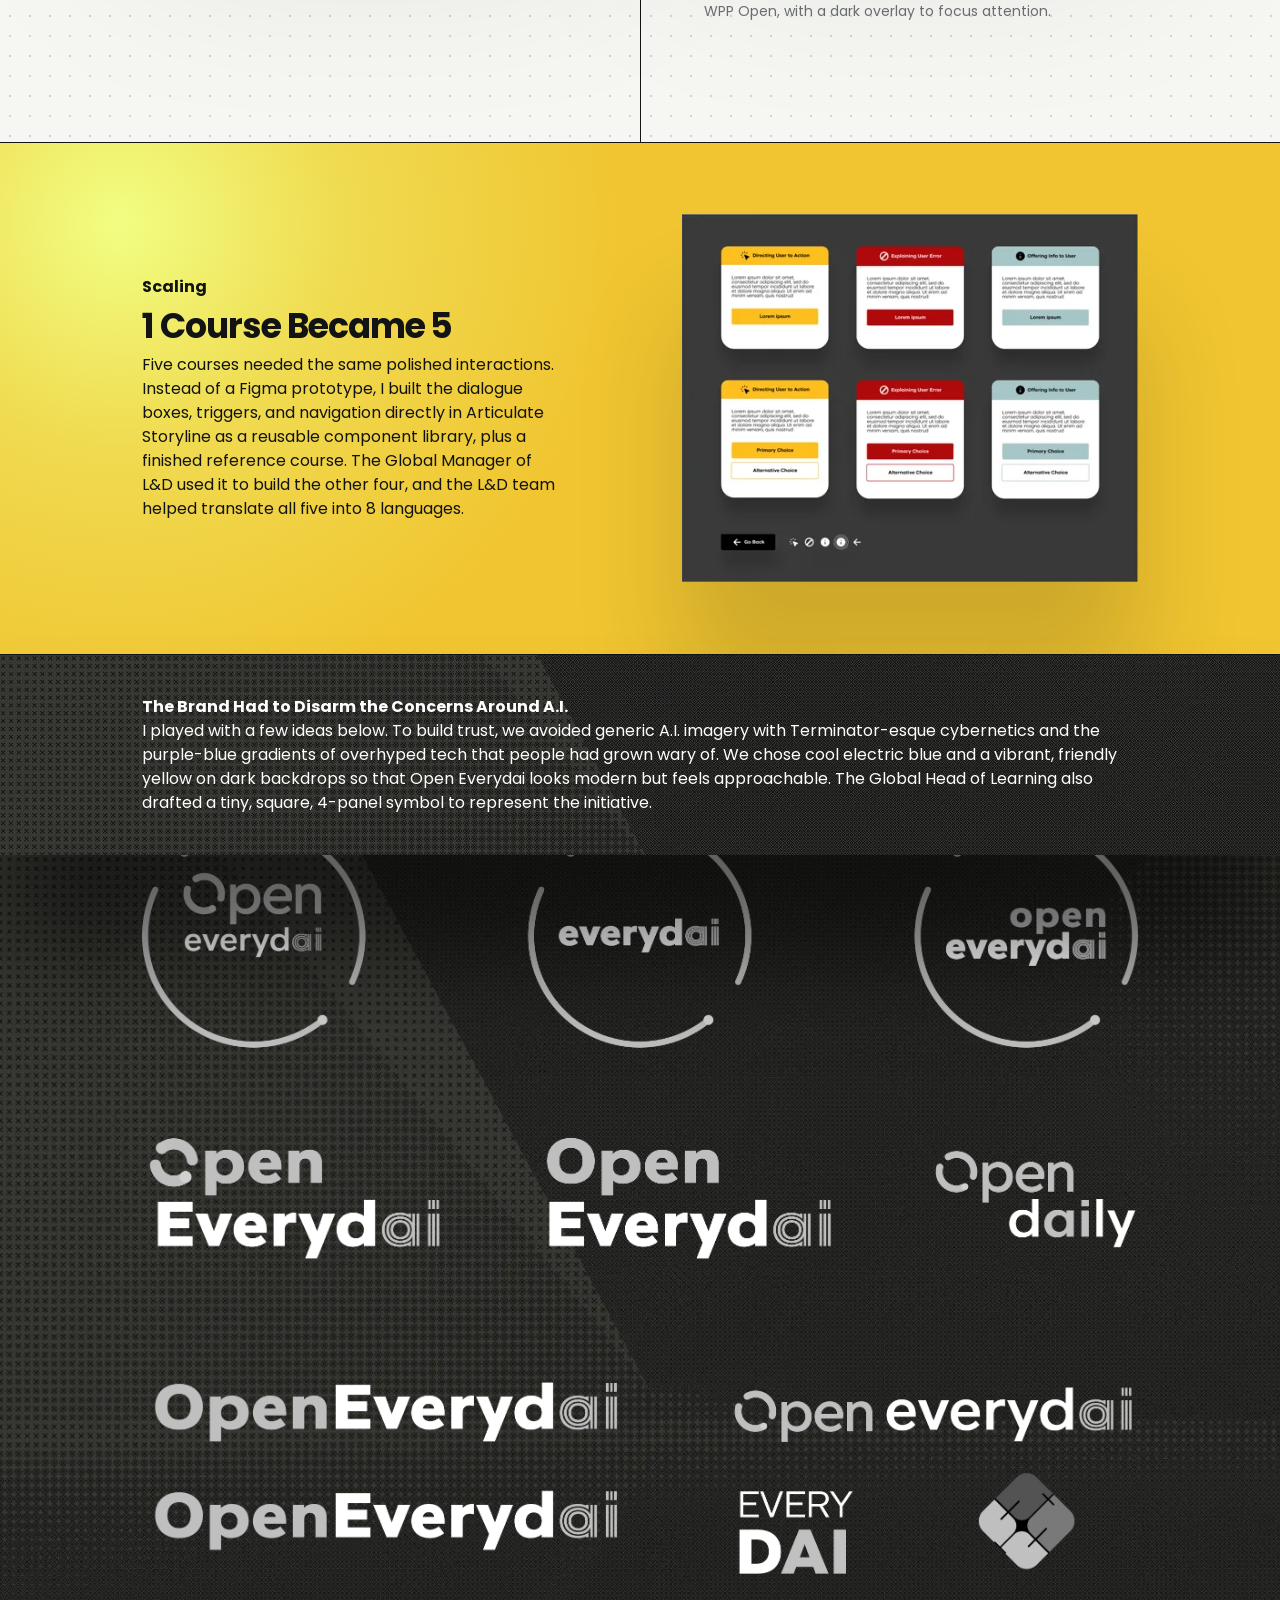
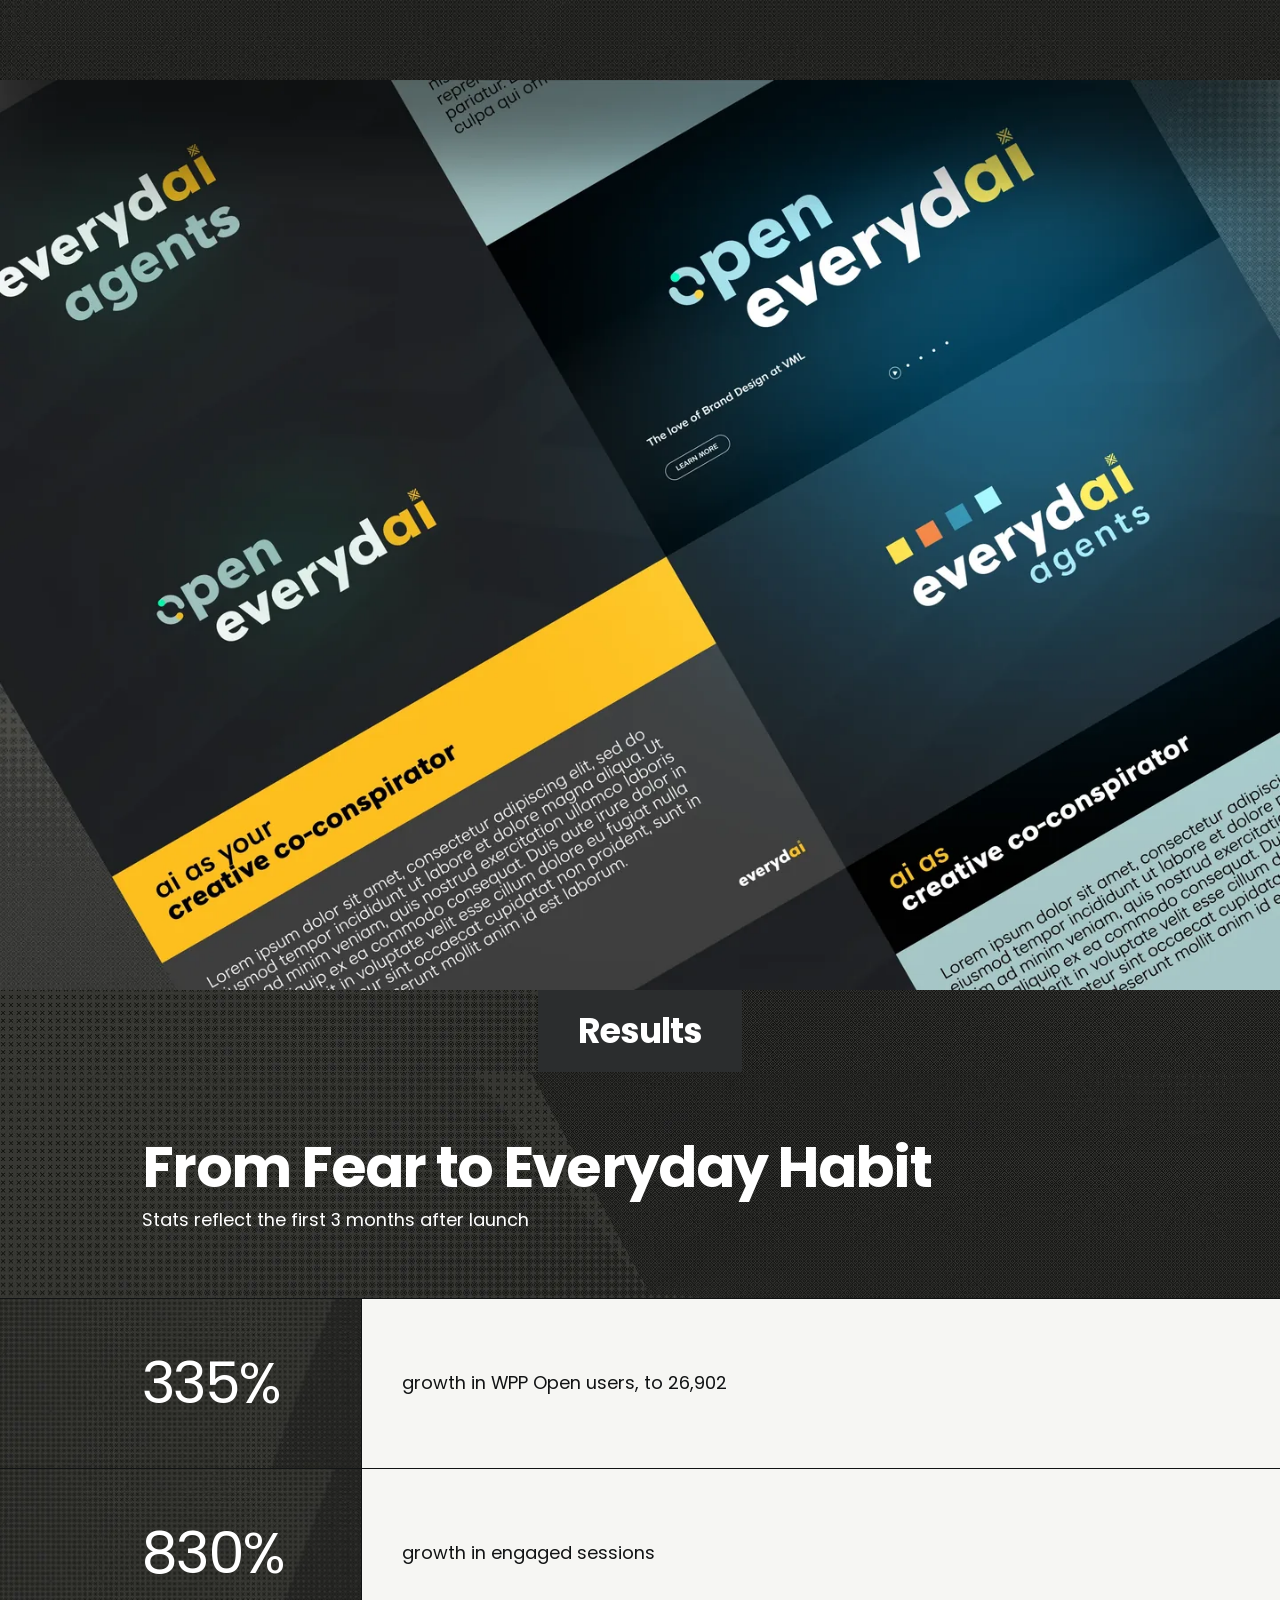
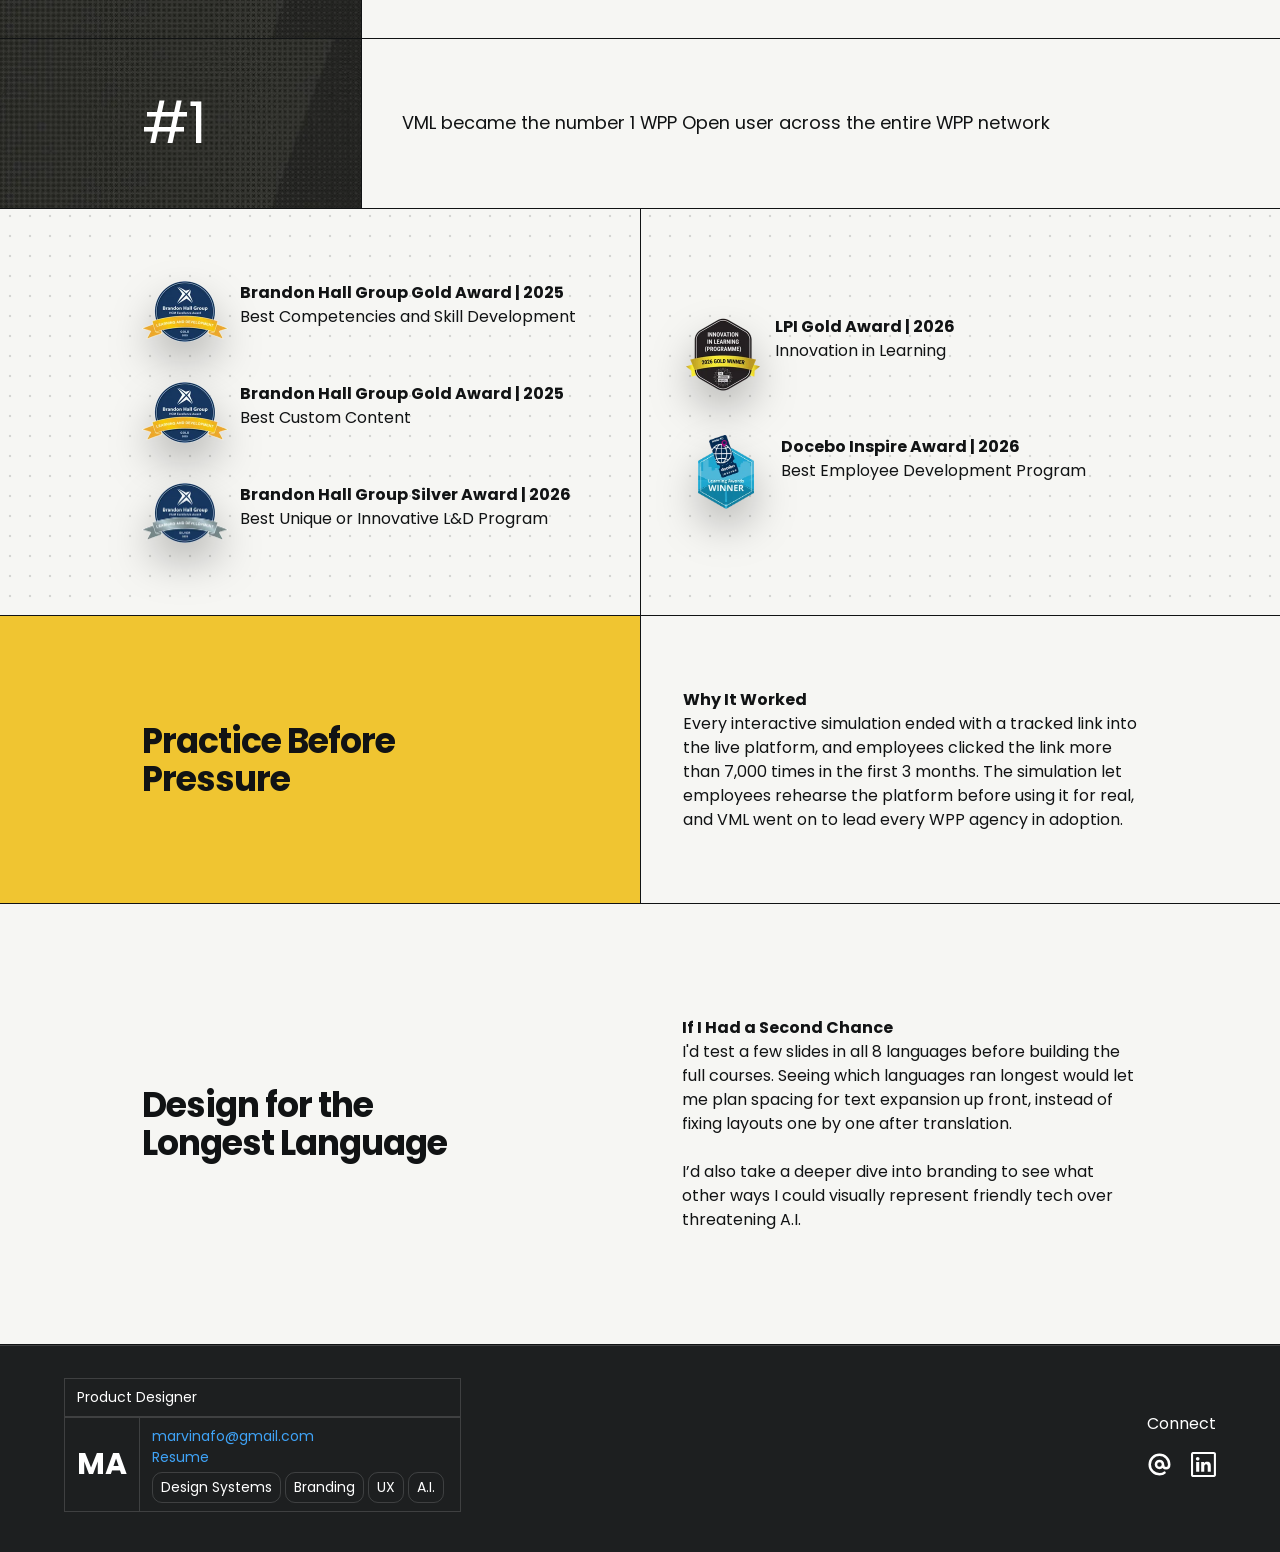
<file: case-studies/open-everydai.html>
<!doctype html>
<html lang="en">
<head>
  <meta charset="utf-8" />
  <meta name="viewport" content="width=device-width, initial-scale=1" />
  <title>Open Everydai Case Study | Marve Afo</title>
  <link rel="icon" href="../favicon.ico" sizes="48x48" />
  <link rel="icon" type="image/png" href="../images/favicon-32.png" sizes="32x32" />
  <link rel="apple-touch-icon" href="../images/apple-touch-icon.png" />
  <link rel="preconnect" href="https://fonts.googleapis.com" />
  <link rel="preconnect" href="https://fonts.gstatic.com" crossorigin />
  <link href="https://fonts.googleapis.com/css2?family=Poppins:wght@400;500;600;700&display=swap" rel="stylesheet" />
  <link rel="stylesheet" href="../styles.css" />
  <script src="../page-transition.js"></script>
  <link rel="stylesheet" href="case-study.css" />
  <script>
    // Hide sections until case-study.js reveals them (shown anyway after 3s
    // if that script fails to load)
    document.documentElement.classList.add("cs-js");
    setTimeout(() => window.csReady || document.documentElement.classList.remove("cs-js"), 3000);
  </script>
  <style>
    .cs {
      --cs-accent: #f0c531;
      --cs-dark-bg: var(--color-bg-dark-2) url("open-everydai-r/texture-dark.webp") center / cover;
      --cs-stat-bg: var(--color-bg-dark-2) url("open-everydai-r/texture-stat.webp") center / 220%;
    }

    .cs-results__tab {
      background: var(--color-bg-dark-2);
    }

    /* Brand: the logo explorations (one transparent sheet) run as wide as the
       caption text above, on the halftone backdrop; the course slides follow. As in
       the original spread, the caption above covers the top of the badges, and
       the logos are shown in black and white. */
    .oe-logos {
      display: flex;
      justify-content: center;
      padding: 0 0 clamp(56px, 8.3vw, 120px);
      background: var(--color-bg-dark-2) url("open-everydai-r/brand-backdrop.webp") center / cover;
    }

    .cs-brand .oe-logos img {
      --w: min(100% - 2 * var(--cs-gutter), 1134px);
      width: var(--w);
      /* About 15% of the badges sit under the caption */
      margin-top: calc(var(--w) * -0.031);
      filter: grayscale(1);
    }
  </style>
</head>
<body>
  <nav class="viewer-bar" aria-label="Case study">
    <a href="../#work">← Back to portfolio</a>
  </nav>

  <main class="cs">
    <header class="cs-header cs-dark">
      <p class="cs-header__name">Marve Afo<span>Product designer</span></p>
      <img class="cs-header__logo" src="../images/vml-lockup.svg" width="82" height="24" alt="VML" />
    </header>

    <section class="cs-hero" aria-labelledby="cs-title">
      <div class="cs-hero__text">
        <div class="cs-hero__text-inner">
          <h1 id="cs-title">How a $3,000 Idea Beat a $300 Million Problem</h1>
          <div>
            <h2 class="cs-h3">T.L.D.R.</h2>
            <p>I redesigned the simulation and created the brand and launch campaign assets for Open Everydai, a training program that helped VML employees practice using WPP's A.I. platform with confidence. We built it in 7 weeks, and the only cost was $3,000 for two Articulate licenses.</p>
            <p class="cs-hero__awards">Won Several Awards</p>
            <ul>
              <li>2 Brandon Hall Group Gold Awards</li>
              <li>Brandon Hall Group Silver Award</li>
              <li>LPI Gold Award</li>
              <li>Docebo Inspire Award</li>
            </ul>
          </div>
          <div>
            <h2 class="cs-h3">Role</h2>
            <p><strong>Sole product and visual designer</strong><br />on a six-person learning team,<br />reporting to the Global Head of Learning.</p>
          </div>
          <div>
            <h2 class="cs-h3">Key Stakeholders</h2>
            <ul>
              <li>Global Head of Learning</li>
              <li>Global Manager of Learning<br />&amp; Development at VML</li>
            </ul>
          </div>
        </div>
      </div>

      <div class="cs-hero__media">
        <div class="cs-glow" aria-hidden="true"></div>
        <div class="cs-video">
          <img src="open-everydai-r/hero-frame-1x.webp" srcset="open-everydai-r/hero-frame-1x.webp 818w, open-everydai-r/hero-frame.webp 1488w" sizes="(max-width: 900px) 100vw, 818px" width="818" height="460" alt="" fetchpriority="high" />
          <button type="button" class="cs-video__btn" data-label="Open Everydai sizzle reel">
            <video src="open-everydai-r/sizzle.mp4" muted loop playsinline preload="auto"></video>
            <span class="cs-video__badge" aria-hidden="true"></span>
          </button>
        </div>
        <p class="cs-hero__caption">I created this sizzle reel in After Effects for our 2025 award submissions. Its figures cover the first 3 months after launch; the results below cover the first 10.</p>
      </div>
    </section>

    <section class="cs-row cs-problem" aria-labelledby="cs-problem">
      <div class="cs-cell cs-problem__title">
        <div class="cs-cell__inner">
          <p class="cs-eyebrow">The Problem</p>
          <h2 class="cs-h2" id="cs-problem">The Fear of<br />Being Replaced</h2>
        </div>
      </div>
      <div class="cs-cell">
        <div class="cs-cell__inner cs-text-block">
          <p><strong>A Behavior Problem, Not a Features Problem</strong>WPP invested $300M in WPP Open, its A.I. platform, and 40 clients representing $895M in annual revenue were already using it. Yet, only 6,056 of 30,000 VML employees were active users at launch (Jan 2025). Employees feared what powerfully disruptive A.I. tools meant for their jobs. Slide decks and screen recordings couldn't fix that. People had to use the platform themselves, enough times that it stopped feeling foreign.</p>
          <p><strong>The Twist</strong>Security limits kept us from embedding the real platform in a sandboxed course. So we built a simulation that ran users through the simple everyday tasks that A.I. could help them with in WPP Open, such as image generation, conversational coaching, drafting emails, or analyzing documents.</p>
        </div>
      </div>
    </section>

    <section class="cs-decisions" aria-labelledby="cs-decisions">
      <div class="cs-tabbar">
        <h2 class="cs-h2 cs-tab cs-tab--card" id="cs-decisions">Design Decisions</h2>
      </div>
      <div class="cs-row">
        <div class="cs-shot cs-dots">
          <figure>
            <div>
              <h3 class="cs-shot__title">Before</h3>
              <p class="cs-shot__subtitle">Original Simulation Concept</p>
            </div>
            <img src="open-everydai-r/before-1x.webp" srcset="open-everydai-r/before-1x.webp 500w, open-everydai-r/before.webp 1000w" sizes="(max-width: 900px) 100vw, 500px" width="500" height="360" alt="Original simulation: a square screenshot on a generic laptop with a teal dialog" loading="lazy" />
            <figcaption><strong>A Clear Starting Point</strong>The project began with a concept for the WPP Open simulation as a series of screenshots in a guided user flow. I realized the opportunity to adapt its square format and generic laptop to the widescreen platform learners would actually use.</figcaption>
          </figure>
        </div>
        <div class="cs-shot cs-dots">
          <figure>
            <div>
              <h3 class="cs-shot__title">After</h3>
              <p class="cs-shot__subtitle">Redesigned Simulation Theme</p>
            </div>
            <img src="open-everydai-r/after-1x.webp" srcset="open-everydai-r/after-1x.webp 500w, open-everydai-r/after.webp 1000w" sizes="(max-width: 900px) 100vw, 500px" width="500" height="360" alt="Redesigned simulation: a widescreen MacBook with a WPP Open side panel" loading="lazy" />
            <figcaption><strong>Widescreen, Guided, and Modern</strong>I matched it screen by screen to the real WPP Open platform while keeping the original flow.</figcaption>
          </figure>
        </div>
      </div>
      <div class="cs-row">
        <div class="cs-shot cs-dots">
          <figure>
            <img src="open-everydai-r/icons-before-1x.webp" srcset="open-everydai-r/icons-before-1x.webp 500w, open-everydai-r/icons-before.webp 1000w" sizes="(max-width: 900px) 100vw, 500px" width="500" height="337" alt="Original screen with large yellow callout bubbles and crossed-circle icons" loading="lazy" />
            <figcaption>
              <strong>Initial Iconography</strong>
              <ul>
                <li>The original icons were open to interpretation, and their style differed from WPP Open, the platform being simulated.</li>
                <li>Some interactions also used more words than needed.</li>
              </ul>
            </figcaption>
          </figure>
        </div>
        <div class="cs-shot cs-dots">
          <figure>
            <img src="open-everydai-r/icons-after-1x.webp" srcset="open-everydai-r/icons-after-1x.webp 500w, open-everydai-r/icons-after.webp 1000w" sizes="(max-width: 900px) 100vw, 500px" width="500" height="337" alt="Redesigned screen with rounded modals, asterisk icons and a dark overlay" loading="lazy" />
            <figcaption>
              <strong>Clearer Icons and CTAs</strong>
              <ul>
                <li>The redesign featured information (i) icons that were later changed to asterisks, which are more widely recognized as a flag for important info.</li>
                <li>A pulsing animation shows users where to click next.</li>
                <li>The back button moved left, where users expect it.</li>
                <li>The skip button was cut down to the essential word “skip.”</li>
                <li>Modals were redesigned with rounded rectangles to match WPP Open, with a dark overlay to focus attention.</li>
              </ul>
            </figcaption>
          </figure>
        </div>
      </div>
    </section>

    <section class="cs-row cs-scaling" aria-labelledby="cs-scaling">
      <div class="cs-glow" aria-hidden="true"></div>
      <div class="cs-cell">
        <div class="cs-cell__inner">
          <p class="cs-eyebrow">Scaling</p>
          <h2 class="cs-h2" id="cs-scaling">1 Course Became 5</h2>
          <p>Five courses needed the same polished interactions. Instead of a Figma prototype, I built the dialogue boxes, triggers, and navigation directly in Articulate Storyline as a reusable component library, plus a finished reference course. The Global Manager of L&amp;D used it to build the other four, and the L&amp;D team helped translate all five into 8 languages.</p>
        </div>
      </div>
      <div class="cs-cell cs-scaling__board" style="border-left: 0">
        <img src="open-everydai-r/design-system-1x.webp" srcset="open-everydai-r/design-system-1x.webp 500w, open-everydai-r/design-system.webp 1000w" sizes="(max-width: 900px) 100vw, 500px" width="500" height="404" alt="Storyline component library: six dialog boxes for directing action, explaining errors and offering info, plus navigation icons" loading="lazy" />
      </div>
    </section>

    <section class="cs-brand" aria-labelledby="cs-brand">
      <div class="cs-brand__caption cs-dark">
        <p><strong id="cs-brand">The Brand Had to Disarm the Concerns Around A.I.</strong><br />I played with a few ideas below. To build trust, we avoided generic A.I. imagery with Terminator-esque cybernetics and the purple-blue gradients of overhyped tech that people had grown wary of. We chose cool electric blue and a vibrant, friendly yellow on dark backdrops so that Open Everydai looks modern but feels approachable. The Global Head of Learning also drafted a tiny, square, 4-panel symbol to represent the initiative.</p>
      </div>
      <div class="oe-logos">
        <img src="open-everydai-r/brand-logos-1x.webp" srcset="open-everydai-r/brand-logos-1x.webp 1094w, open-everydai-r/brand-logos.webp 2189w" sizes="min(100vw, 1134px)" width="2189" height="1647" alt="Open Everydai logo explorations: circular badges, stacked and single-line wordmarks, an Open daily variant, EVERY DAI, and a square four-panel symbol, in black and white" loading="lazy" />
      </div>
      <img src="open-everydai-r/brand-slides-1x.webp" srcset="open-everydai-r/brand-slides-1x.webp 1440w, open-everydai-r/brand-slides.webp 2880w" sizes="100vw" width="1440" height="1024" alt="Branded course slides in electric blue and yellow on dark backdrops" loading="lazy" />
    </section>

    <section class="cs-results" aria-labelledby="cs-results">
      <div class="cs-tabbar cs-dark">
        <h2 class="cs-h2 cs-tab cs-results__tab" id="cs-results">Results</h2>
      </div>
      <div class="cs-results__intro cs-dark">
        <h2>From Fear to Everyday Habit</h2>
        <p>Stats reflect the first 3 months after launch</p>
      </div>
      <div class="cs-stat">
        <p class="cs-stat__value">335%</p>
        <p class="cs-stat__label">growth in WPP Open users, to 26,902</p>
      </div>
      <div class="cs-stat">
        <p class="cs-stat__value">830%</p>
        <p class="cs-stat__label">growth in engaged sessions</p>
      </div>
      <div class="cs-stat">
        <p class="cs-stat__value">#1</p>
        <p class="cs-stat__label">VML became the number 1 WPP Open user across the entire WPP network</p>
      </div>
      <div class="cs-row cs-awards">
        <div class="cs-cell">
          <ul class="cs-cell__inner">
            <li><img src="open-everydai-r/award-bh-gold.webp" width="86" height="61" alt="" loading="lazy" /><p><strong>Brandon Hall Group Gold Award | 2025</strong>Best Competencies and Skill Development</p></li>
            <li><img src="open-everydai-r/award-bh-gold.webp" width="86" height="61" alt="" loading="lazy" /><p><strong>Brandon Hall Group Gold Award | 2025</strong>Best Custom Content</p></li>
            <li><img src="open-everydai-r/award-bh-silver.webp" width="86" height="61" alt="" loading="lazy" /><p><strong>Brandon Hall Group Silver Award | 2026</strong>Best Unique or Innovative L&amp;D Program</p></li>
          </ul>
        </div>
        <div class="cs-cell">
          <ul class="cs-cell__inner">
            <li><img src="open-everydai-r/award-lpi.webp" width="80" height="80" alt="" loading="lazy" style="width: 80px" /><p><strong>LPI Gold Award | 2026</strong>Innovation in Learning</p></li>
            <li><img src="open-everydai-r/award-docebo.webp" width="86" height="114" alt="" loading="lazy" style="width: 56px; margin: 0 15px" /><p><strong>Docebo Inspire Award | 2026</strong>Best Employee Development Program</p></li>
          </ul>
        </div>
      </div>
    </section>

    <section class="cs-row cs-closing" aria-labelledby="cs-practice">
      <div class="cs-cell cs-yellow">
        <h2 class="cs-h2" id="cs-practice" style="max-width: 284px">Practice Before Pressure</h2>
      </div>
      <div class="cs-cell cs-paper">
        <div class="cs-cell__inner cs-text-block">
          <p><strong>Why It Worked</strong>Every interactive simulation ended with a tracked link into the live platform, and employees clicked the link more than 7,000 times in the first 3 months. The simulation let employees rehearse the platform before using it for real, and VML went on to lead every WPP agency in adoption.</p>
        </div>
      </div>
    </section>

    <section class="cs-row cs-closing cs-reflection" aria-labelledby="cs-reflection">
      <div class="cs-cell">
        <h2 class="cs-h2" id="cs-reflection" style="max-width: 423px">Design for the<br />Longest Language</h2>
      </div>
      <div class="cs-cell" style="border-left: 0">
        <div class="cs-cell__inner cs-text-block">
          <p><strong>If I Had a Second Chance</strong>I'd test a few slides in all 8 languages before building the full courses. Seeing which languages ran longest would let me plan spacing for text expansion up front, instead of fixing layouts one by one after translation.</p>
          <p>I’d also take a deeper dive into branding to see what other ways I could visually represent friendly tech over threatening A.I.</p>
        </div>
      </div>
    </section>
  </main>

  <!-- Same footer as the portfolio home page -->
  <footer class="footer">
    <div class="footer__inner">
      <div class="footer__identity">
        <p>Product Designer</p>

        <div class="footer__details">
          <a class="footer__home" href="../" data-home aria-label="Marve Afo, back to the home page"><strong>MA</strong></a>
          <div>
            <a class="footer__link" href="mailto:marvinafo@gmail.com">marvinafo@gmail.com</a>
            <p><a class="footer__link" href="https://docs.google.com/document/d/1WTawhsRUU4jk6PNU6clx0Kiq7-qmPQi9/edit?usp=sharing&amp;ouid=106695809341626137144&amp;rtpof=true&amp;sd=true" target="_blank" rel="noopener">Resume<span class="sr-only"> (opens in new tab)</span></a></p>
            <span>Design Systems</span><span>Branding</span><span>UX</span><span>A.I.</span>
          </div>
        </div>
      </div>

      <div class="footer__social">
        <p>Connect</p>
        <div>
          <a href="mailto:marvinafo@gmail.com" aria-label="Email">
            <img src="../images/Social%20Icon%20%E2%80%94%20Portfolio.svg" alt="" />
          </a>
          <a href="https://www.linkedin.com/in/marve-afo/" target="_blank" rel="noopener" aria-label="LinkedIn (opens in new tab)">
            <img src="../images/Social%20Icon%20%E2%80%94%20LinkedIn.svg" alt="" />
          </a>
        </div>
      </div>
    </div>
  </footer>

  <script src="case-study.js"></script>
</body>
</html>
</file>
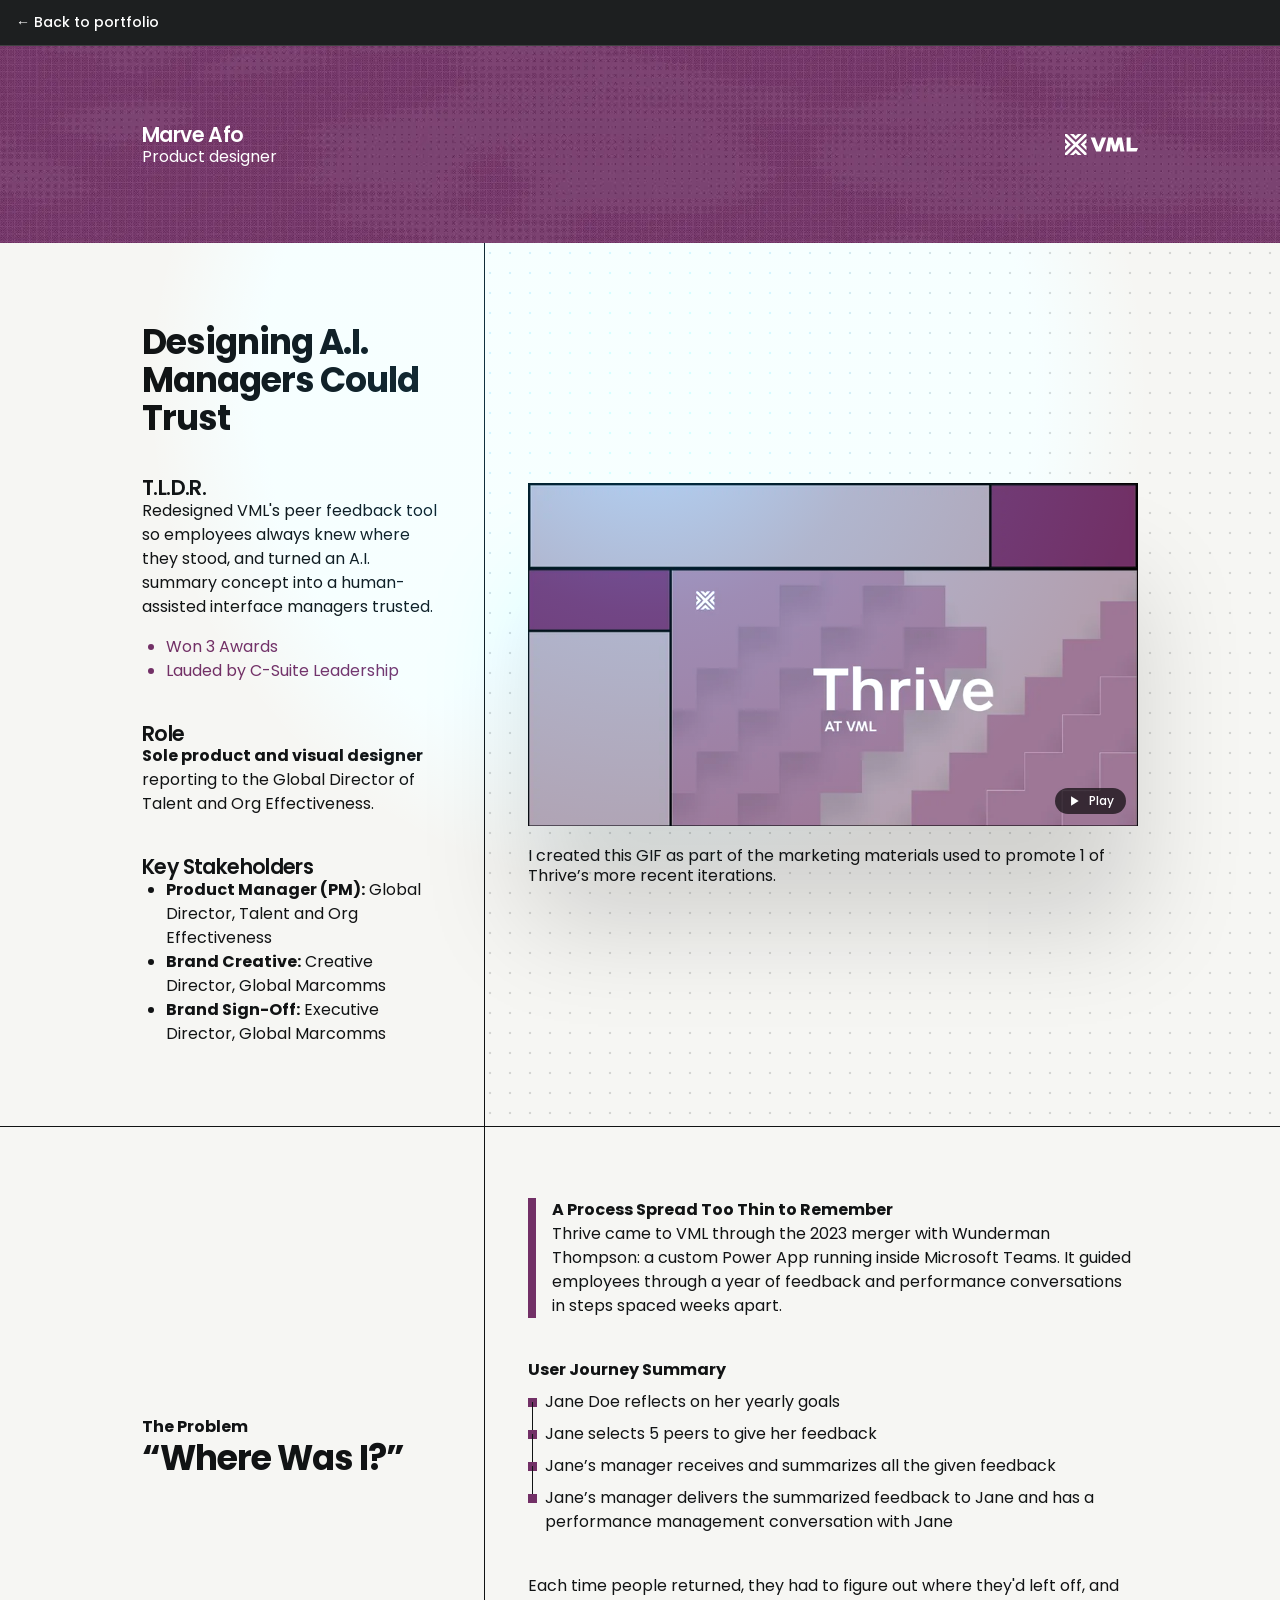
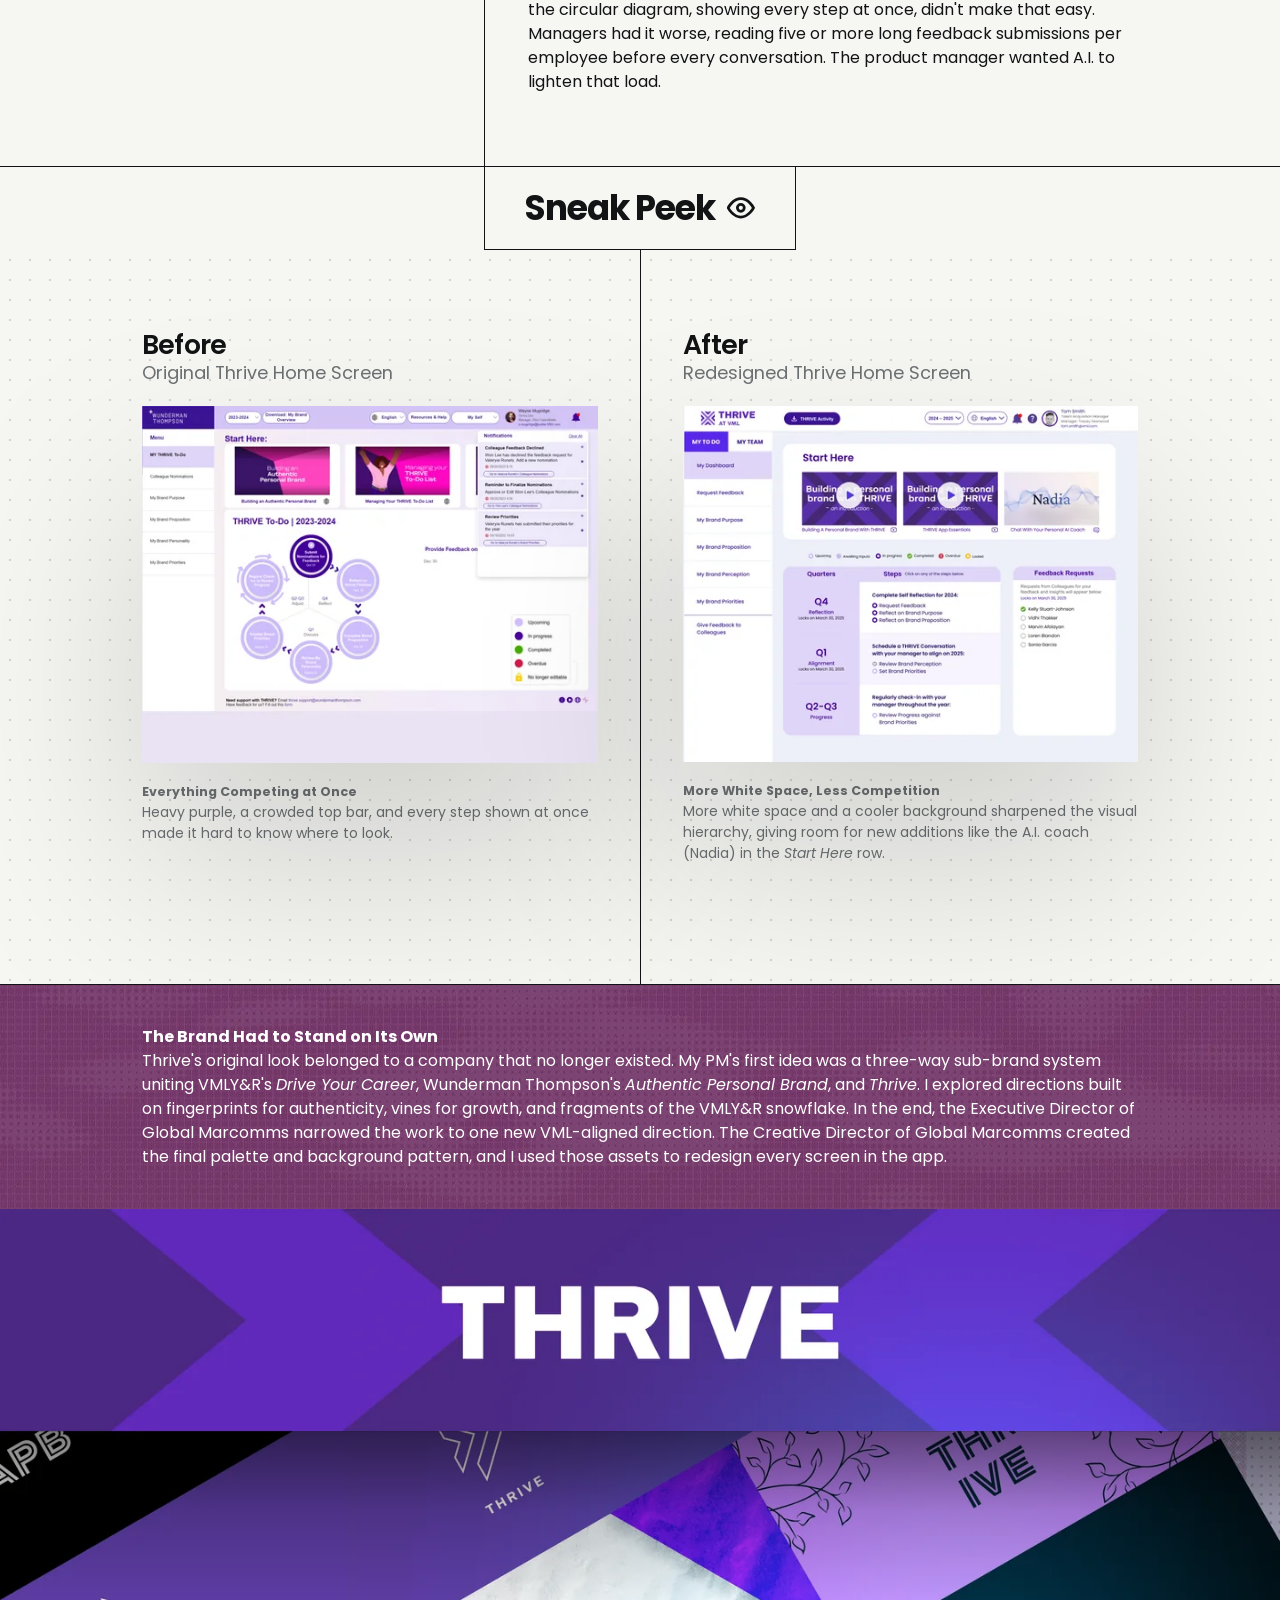
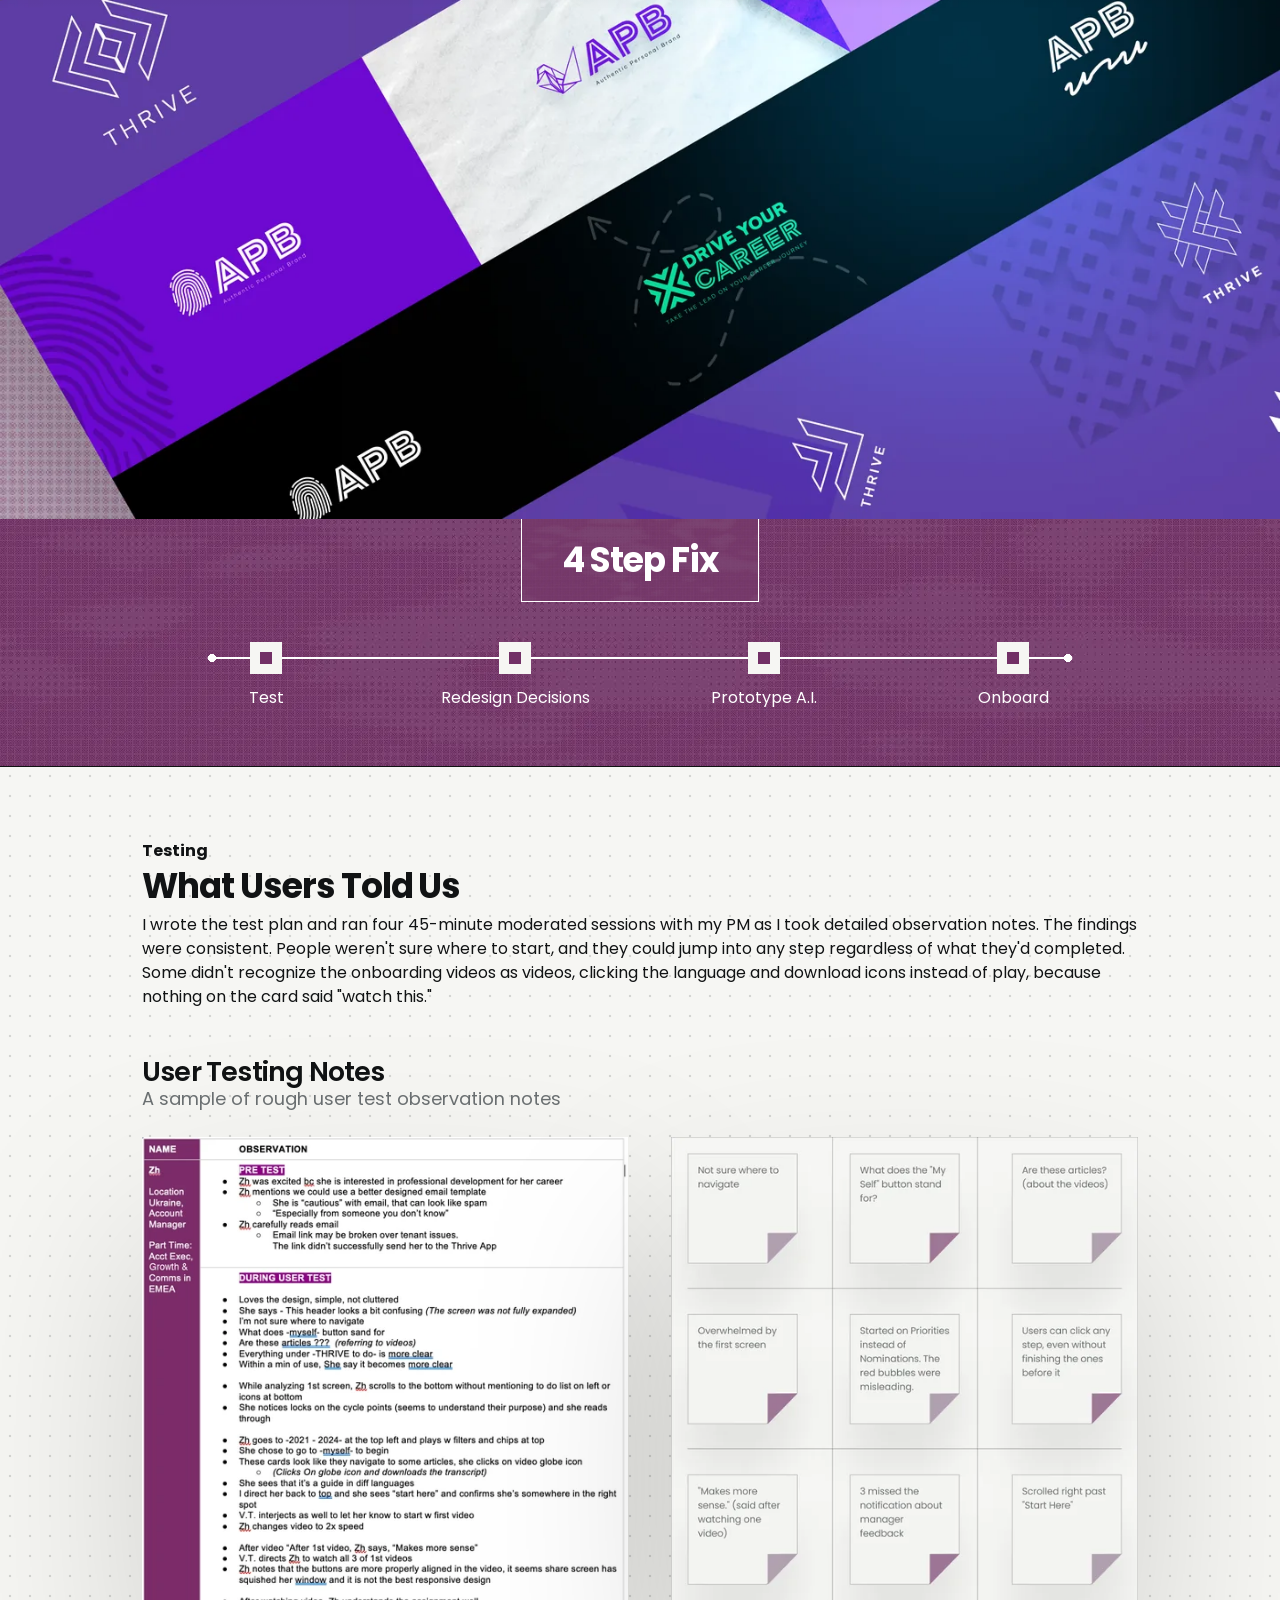
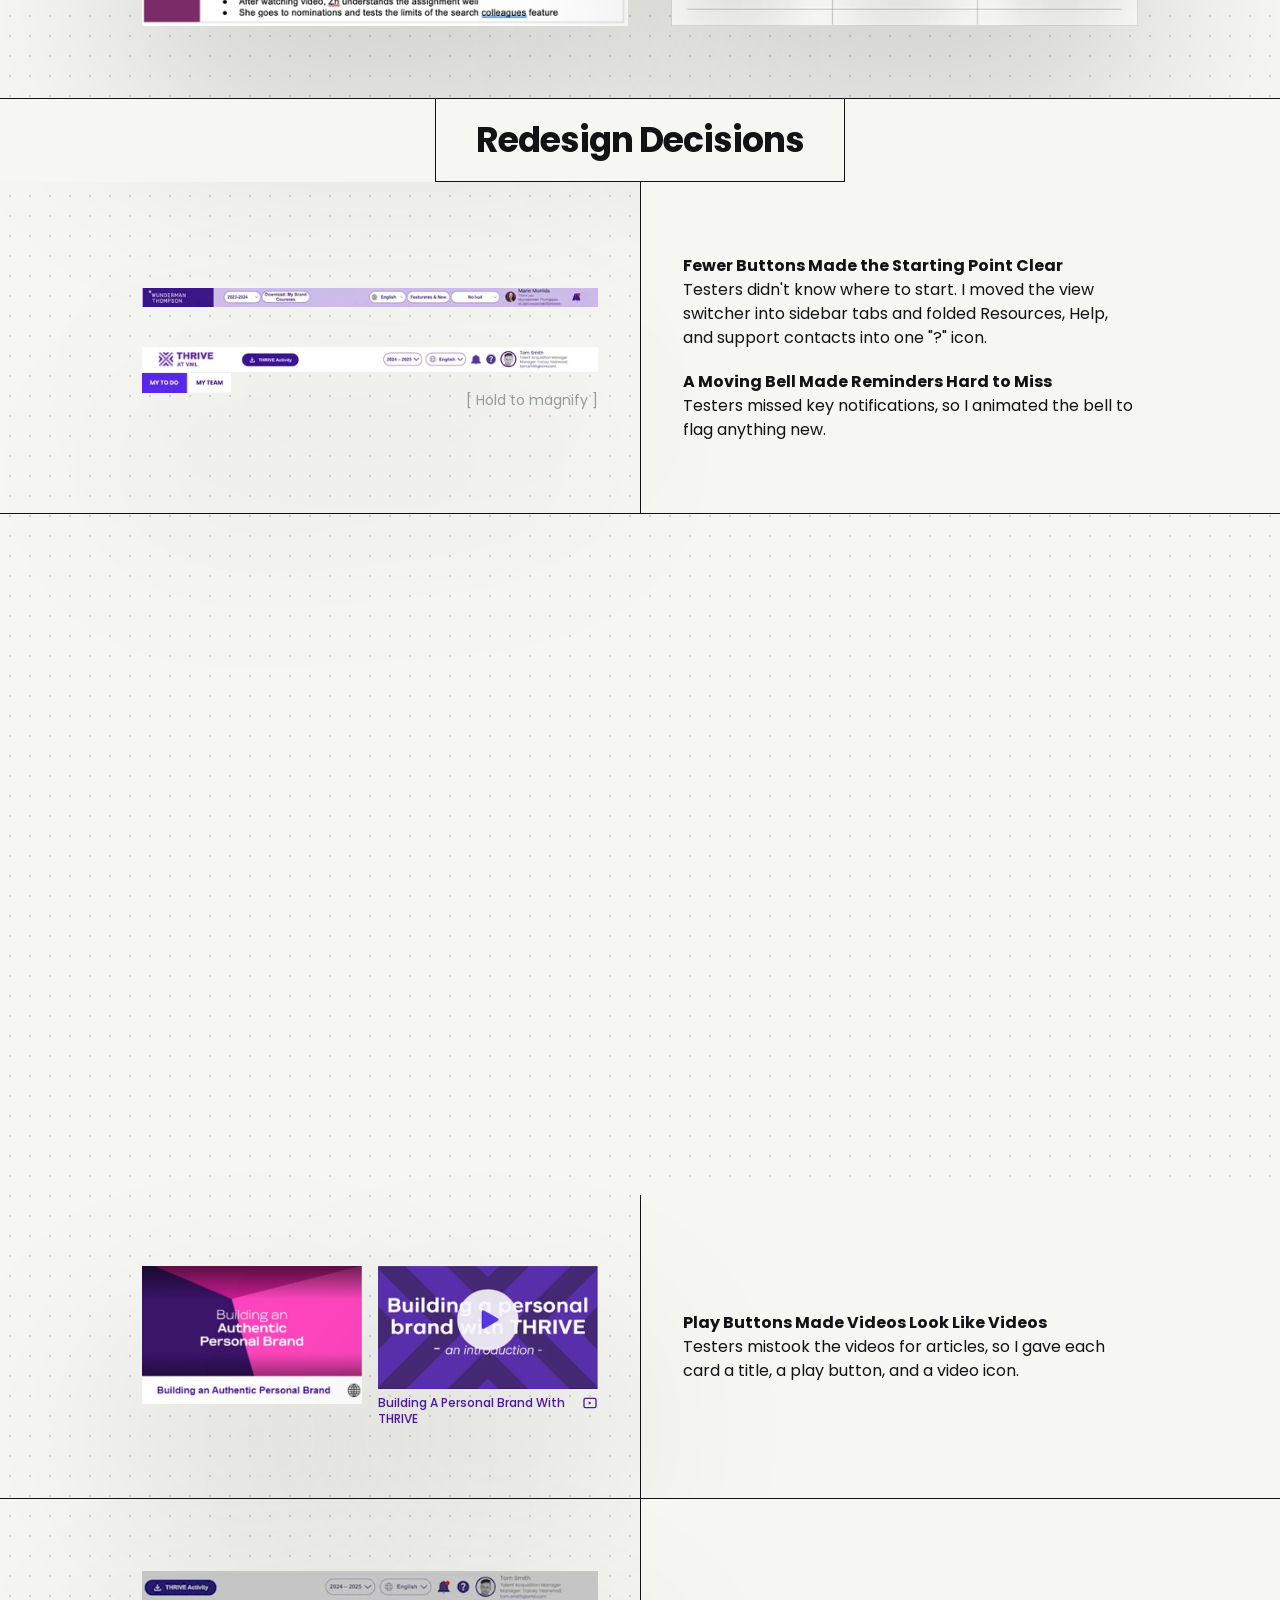
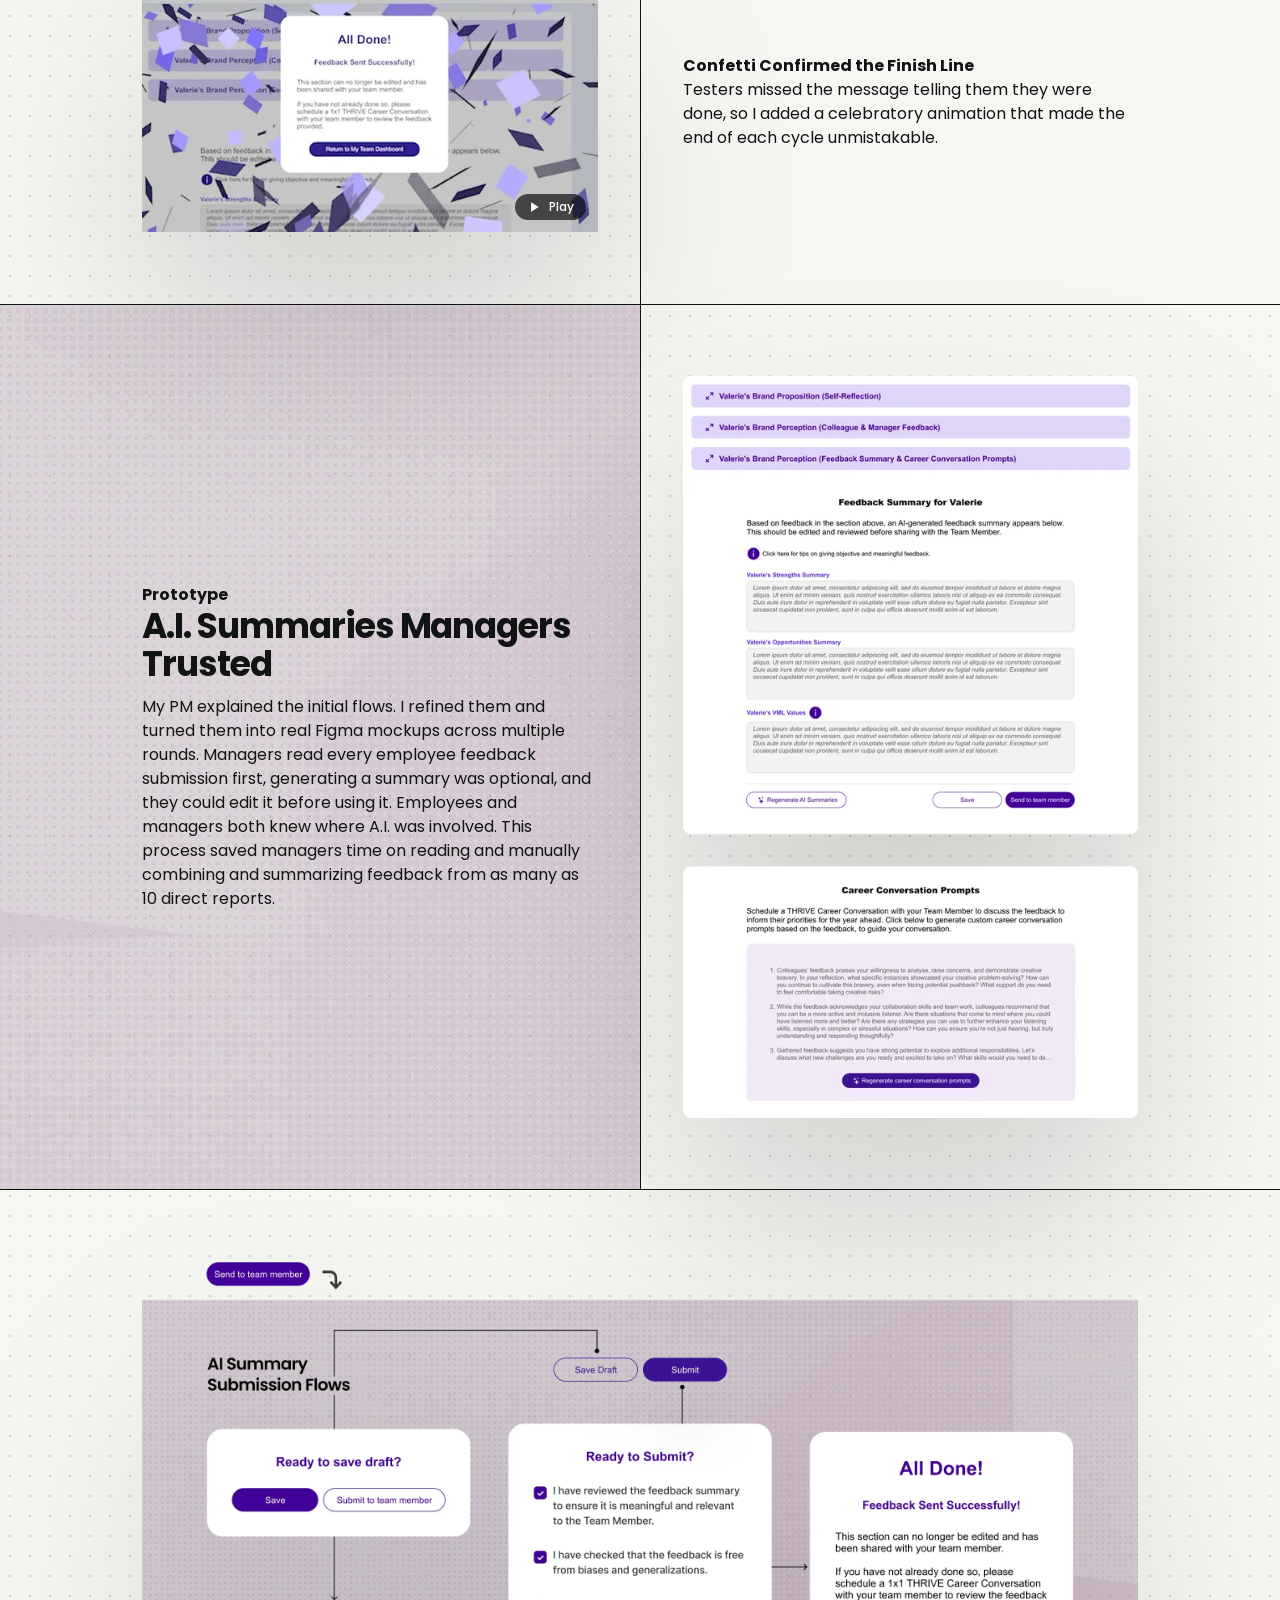
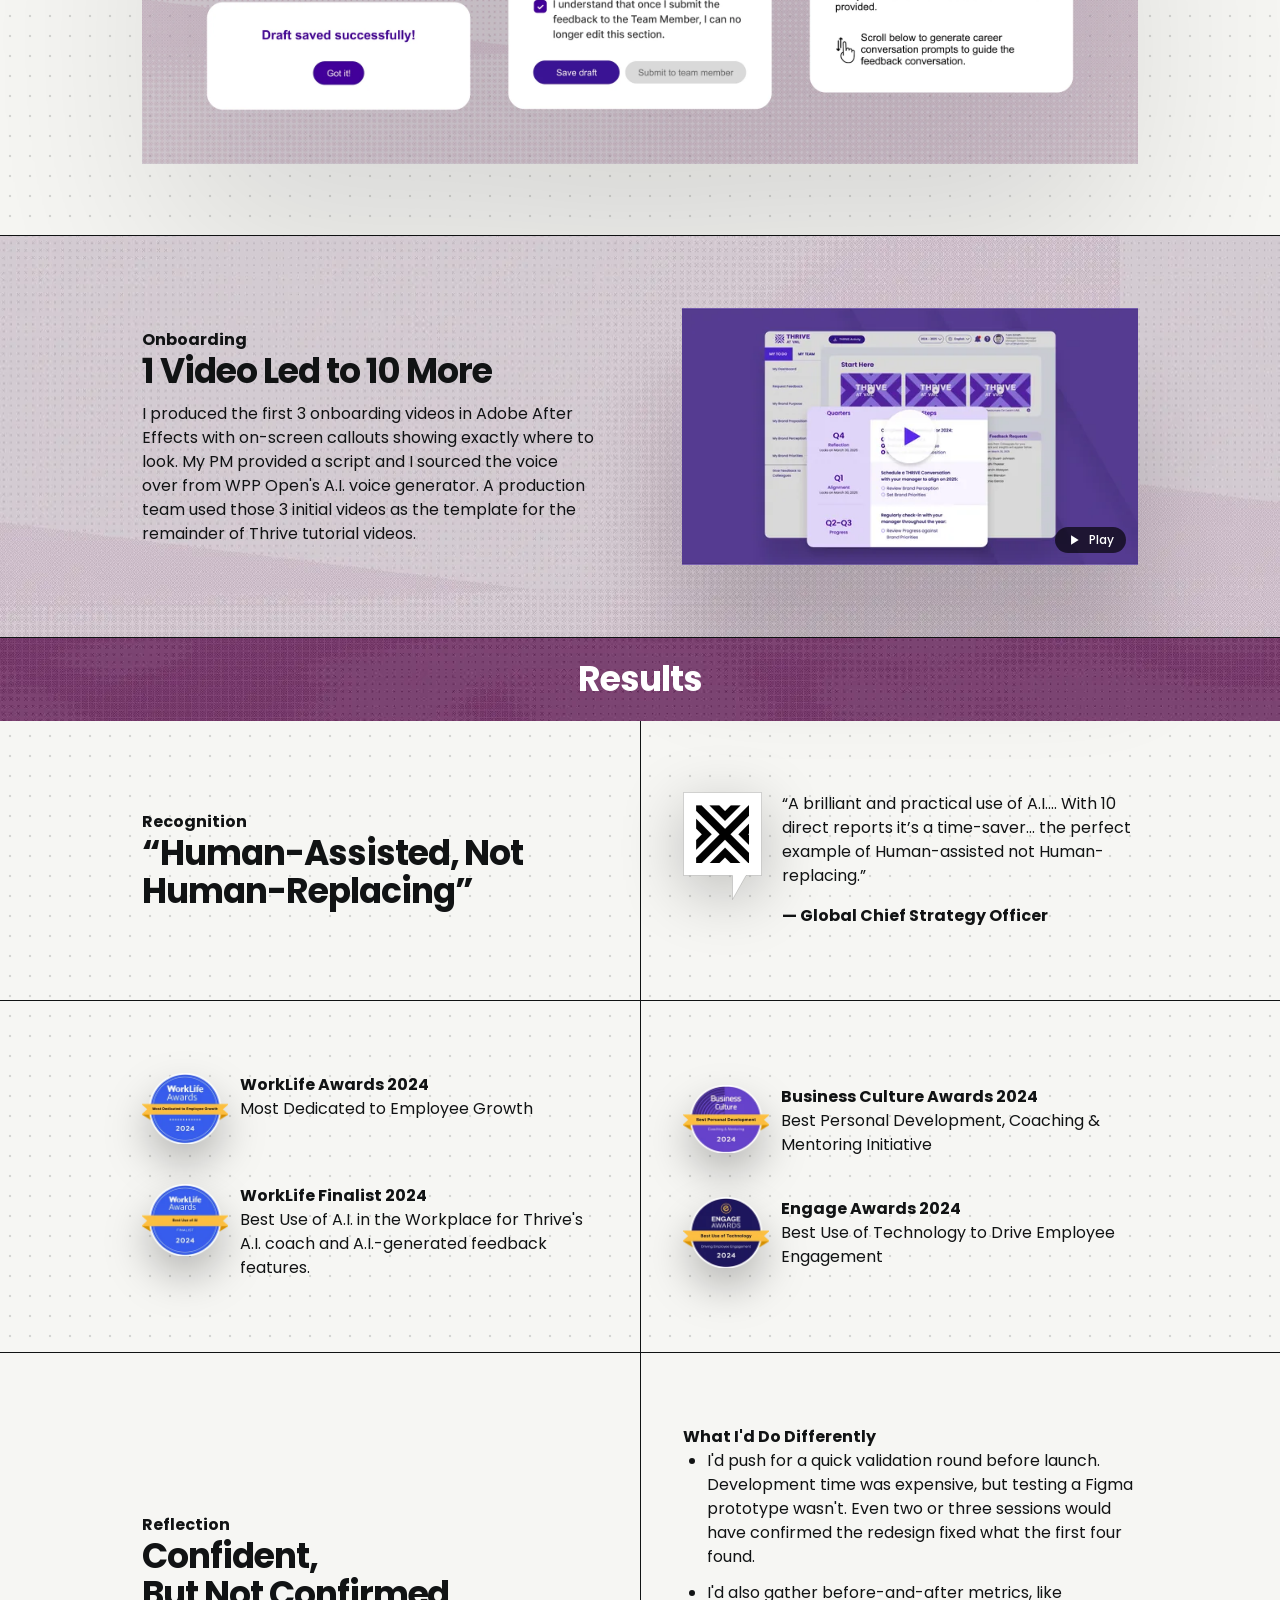
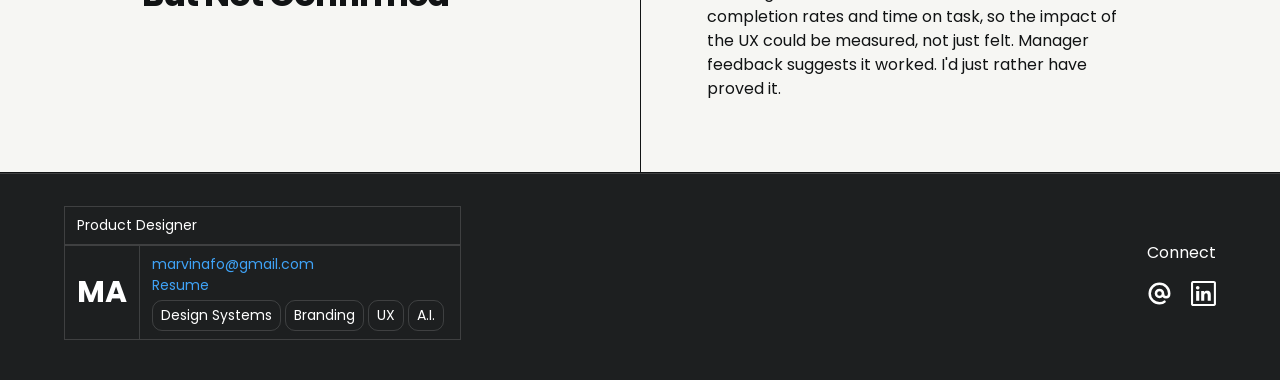
<file: case-studies/thrive.html>
<!doctype html>
<html lang="en">
<head>
  <meta charset="utf-8" />
  <meta name="viewport" content="width=device-width, initial-scale=1" />
  <title>Thrive Case Study | Marve Afo</title>
  <link rel="icon" href="../favicon.ico" sizes="48x48" />
  <link rel="icon" type="image/png" href="../images/favicon-32.png" sizes="32x32" />
  <link rel="apple-touch-icon" href="../images/apple-touch-icon.png" />
  <link rel="preconnect" href="https://fonts.googleapis.com" />
  <link rel="preconnect" href="https://fonts.gstatic.com" crossorigin />
  <link href="https://fonts.googleapis.com/css2?family=Poppins:wght@400;500;600;700&display=swap" rel="stylesheet" />
  <link rel="stylesheet" href="../styles.css" />
  <script src="../page-transition.js"></script>
  <link rel="stylesheet" href="case-study.css" />
  <script>
    // Hide sections until case-study.js reveals them (shown anyway after 3s
    // if that script fails to load)
    document.documentElement.classList.add("cs-js");
    setTimeout(() => window.csReady || document.documentElement.classList.remove("cs-js"), 3000);
  </script>
  <style>
    /* Thrive theme (Figma node 172:40652): VML purple */
    .cs {
      --th-purple: #723066;
      --th-pink: #d6c6d3;
      /* 4 Step Fix (Figma): white line, dots and tab outline; light rings
         around purple centres */
      --cs-step-line: var(--color-bg-white);
      --cs-step-ring: var(--color-bg-paper);
      --cs-step-core: var(--th-purple);
      --cs-tab-line: var(--color-bg-white);
      --cs-accent: var(--th-purple) url("thrive-r/texture-purple.webp") center / cover;
      --cs-accent-text: var(--th-purple);
      --cs-accent-ink: var(--color-text-inverse);
      --cs-dark-bg: var(--th-purple) url("thrive-r/texture-purple.webp") center / cover;
    }

    /* Results: no box around the label, so the bar reads as one band */
    .th-results-tab {
      border: 0;
      background: none;
    }

    .th-pink {
      background: var(--th-pink) url("thrive-r/texture-pink.webp") center / cover;
    }

    /* Prototype: its own texture at 40% over the paper so the text reads */
    .th-proto-bg {
      position: relative;
      isolation: isolate;
    }

    .th-proto-bg::before {
      content: "";
      position: absolute;
      inset: 0;
      z-index: -1;
      background: url("thrive-r/texture-prototype.webp") center / cover;
      opacity: 0.4;
    }

    /* The Problem: intro with a purple bar, then the user journey as
       linked purple squares */
    .cs .th-problem-text > * + * {
      margin-top: 40px;
    }

    .th-intro {
      padding-left: 16px;
      border-left: 8px solid var(--th-purple);
    }

    .th-intro strong,
    .th-journey strong {
      display: block;
    }

    .th-journey ul {
      margin: 8px 0 0;
      padding: 0;
      list-style: none;
    }

    .th-journey li {
      position: relative;
      padding-left: 17px;
    }

    .th-journey li + li {
      margin-top: 8px;
    }

    /* Square centred on the first line (24px) */
    .th-journey li::before {
      content: "";
      position: absolute;
      top: 7.5px;
      left: 0;
      width: 9px;
      height: 9px;
      background: var(--th-purple);
    }

    /* Line from each square down to the next one */
    .th-journey li:not(:last-child)::after {
      content: "";
      position: absolute;
      top: 12px;
      bottom: -20px;
      left: 4px;
      width: 1px;
      background: var(--color-text);
    }

    .th-highlights {
      margin-top: 1em !important;
      color: var(--th-purple);
    }

    .th-caption {
      color: var(--cs-muted);
      font-size: clamp(16px, 1.4vw, 20px);
    }

    .th-caption strong {
      display: block;
      font-size: 0.9em;
    }

    .th-items p + p {
      margin-top: 20px;
    }

    .th-items strong {
      display: block;
    }

    /* Wheel, text, table */
    .th-trio {
      display: grid;
      grid-template-columns: minmax(0, 0.8fr) minmax(0, 1.1fr) minmax(0, 1fr);
      gap: clamp(24px, 3.3vw, 48px);
      align-items: center;
      padding: clamp(48px, 5.6vw, 80px) var(--cs-gutter);
      border-bottom: 1px solid var(--cs-line);
    }

    .th-trio img {
      width: 100%;
    }

    /* Step table with the Feedback Requests card overlapping its top right
       corner, each with its own shadow (positions from the 831x664 Figma frame) */
    .th-table {
      position: relative;
      aspect-ratio: 831 / 664;
    }

    .th-trio .th-table img {
      position: absolute;
      bottom: 0;
      left: 0;
      width: 86.4%;
    }

    .th-trio .th-table .th-table__card {
      top: 0;
      right: 0;
      bottom: auto;
      left: auto;
      width: 27.2%;
      /* The standard shadow scaled to the card's size (offset equals blur, so
         nothing shows above it) */
      filter: drop-shadow(0 30px 30px rgba(0, 0, 0, 0.15));
    }

    .th-quote {
      display: flex;
      gap: 20px;
      align-items: flex-start;
    }

    .th-differently li + li {
      margin-top: 12px;
    }

    /* The VML mark in a white speech bubble (Figma): drawn as a shape so
       its outline takes the lightest grey, and the soft shadow follows the
       bubble, tail included */
    .th-quote__bubble {
      flex: none;
      width: 79px;
      height: 108px;
      overflow: visible;
      filter: drop-shadow(0 14px 30px rgba(0, 0, 0, 0.24));
    }

    .th-quote__bubble path {
      fill: var(--color-bg-white);
      stroke: var(--color-border-light);
    }

    .th-quote blockquote {
      margin: 0;
    }

    .th-quote cite {
      display: block;
      margin-top: 16px;
      font-style: normal;
      font-weight: var(--weight-bold);
    }

    .th-onboarding .cs-video {
      max-width: 564px;
    }

    /* Brand: no shadow under the caption; instead the THRIVE banner at the top
       of the image (250 of its 1024px) casts Figma's 0 100 100 50% shadow
       down onto the collage, drawn as a fade just below the banner */
    .th-brand-caption {
      box-shadow: none;
    }

    .th-brand {
      position: relative;
      overflow: hidden;
    }

    .th-brand__banner {
      position: absolute;
      top: 24.41%;
      left: 0;
      right: 0;
      height: 19.5%;
      background: linear-gradient(rgba(0, 0, 0, 0.5), rgba(0, 0, 0, 0.18) 45%, transparent);
      pointer-events: none;
    }

    .th-flows img {
      width: 100%;
    }

    .th-bars {
      display: flex;
      flex-direction: column;
      gap: 40px;
      width: 100%;
      max-width: 550px;
    }

    .th-bars img {
      width: 100%;
    }

    /* Animated bell over the bar, placed from the Figma header (550 × 31):
       a 14px box at x 395.7, y 7.5 */
    .th-newbar__bar {
      position: relative;
    }

    .th-bell img {
      position: absolute;
      left: 71.944%;
      top: 24.3%;
      width: 2.545%;
      height: auto;
    }

    /* The view switcher tabs hang under the bar at the same scale
       (107 of the bar's 550px) */
    .th-bars .th-tabs {
      width: 19.45%;
    }

    /* Video card before / after */
    .th-cards {
      display: grid;
      grid-template-columns: 1fr 1fr;
      gap: 16px;
      width: 100%;
      max-width: 530px;
    }

    .th-cards figure {
      margin: 0;
    }

    .th-cards img {
      width: 100%;
    }

    .th-card__title {
      display: flex;
      justify-content: space-between;
      gap: 8px;
      margin-top: 6px !important;
      color: #4e1ba8;
      font-size: 12px;
      font-weight: var(--weight-medium);
      line-height: 1.3;
    }

    .th-card__title svg {
      flex: none;
      width: 16px;
      height: 16px;
    }

    @media (max-width: 900px) {
      .th-trio {
        grid-template-columns: 1fr;
      }

      .th-trio > :nth-child(2) {
        order: -1;
      }
    }
  </style>
</head>
<body>
  <nav class="viewer-bar" aria-label="Case study">
    <a href="../#work">← Back to portfolio</a>
  </nav>

  <main class="cs">
    <header class="cs-header cs-dark">
      <p class="cs-header__name">Marve Afo<span>Product designer</span></p>
      <img class="cs-header__logo" src="../images/vml-lockup.svg" width="82" height="24" alt="VML" />
    </header>

    <section class="cs-hero" aria-labelledby="cs-title">
      <div class="cs-hero__text">
        <div class="cs-hero__text-inner">
          <h1 id="cs-title">Designing A.I. Managers Could Trust</h1>
          <div>
            <h2 class="cs-h3">T.L.D.R.</h2>
            <p>Redesigned VML's peer feedback tool so employees always knew where they stood, and turned an A.I. summary concept into a human-assisted interface managers trusted.</p>
            <ul class="th-highlights">
              <li>Won 3 Awards</li>
              <li>Lauded by C-Suite Leadership</li>
            </ul>
          </div>
          <div>
            <h2 class="cs-h3">Role</h2>
            <p><strong>Sole product and visual designer</strong><br />reporting to the Global Director of Talent and Org Effectiveness.</p>
          </div>
          <div>
            <h2 class="cs-h3">Key Stakeholders</h2>
            <ul>
              <li><strong>Product Manager (PM):</strong> Global Director, Talent and Org Effectiveness</li>
              <li><strong>Brand Creative:</strong> Creative Director, Global Marcomms</li>
              <li><strong>Brand Sign-Off:</strong> Executive Director, Global Marcomms</li>
            </ul>
          </div>
        </div>
      </div>
      <div class="cs-hero__media">
        <div class="cs-video">
          <img src="thrive-r/hero-frame-1x.webp" srcset="thrive-r/hero-frame-1x.webp 818w, thrive-r/hero-frame.webp 1636w" sizes="(max-width: 900px) 100vw, 818px" width="818" height="459" alt="Thrive at VML title card on a purple stepped pattern" fetchpriority="high" />
          <button type="button" class="cs-video__replay" data-label="Thrive intro animation">
            <video class="cs-video__loop" src="thrive-r/intro-loop.mp4" muted playsinline preload="auto"></video>
            <span class="cs-video__badge" aria-hidden="true"></span>
          </button>
        </div>
        <p class="cs-hero__caption">I created this GIF as part of the marketing materials used to promote 1 of Thrive’s more recent iterations.</p>
        <!-- After the thumbnail so the orb lightens its top left corner -->
        <div class="cs-glow" aria-hidden="true"></div>
      </div>
    </section>

    <section class="cs-row cs-problem" aria-labelledby="th-problem">
      <div class="cs-cell">
        <div class="cs-cell__inner">
          <p class="cs-eyebrow">The Problem</p>
          <h2 class="cs-h2" id="th-problem">“Where Was I?”</h2>
        </div>
      </div>
      <div class="cs-cell">
        <div class="cs-cell__inner th-problem-text">
          <p class="th-intro"><strong>A Process Spread Too Thin to Remember</strong>Thrive came to VML through the 2023 merger with Wunderman Thompson: a&nbsp;custom Power App running inside Microsoft Teams. It guided employees through a year of feedback and performance conversations in steps spaced weeks apart.</p>
          <div class="th-journey">
            <strong>User Journey Summary</strong>
            <ul>
              <li>Jane Doe reflects on her yearly goals</li>
              <li>Jane selects 5 peers to give her feedback</li>
              <li>Jane’s manager receives and summarizes all the given feedback</li>
              <li>Jane’s manager delivers the summarized feedback to Jane and has a performance management conversation with Jane</li>
            </ul>
          </div>
          <p>Each time people returned, they had to figure out where they'd left off, and the circular diagram, showing every step at once, didn't make that easy. Managers had it worse, reading five or more long feedback submissions per employee before every conversation. The product manager wanted A.I. to lighten that load.</p>
        </div>
      </div>
    </section>

    <section class="cs-decisions" aria-labelledby="th-peek">
      <div class="cs-tabbar">
        <h2 class="cs-h2 cs-tab cs-tab--paper" id="th-peek">Sneak Peek<svg viewBox="0 0 24 24" fill="none" stroke="currentColor" stroke-width="2.4" aria-hidden="true"><path d="M1 12s4-8 11-8 11 8 11 8-4 8-11 8-11-8-11-8z" /><circle cx="12" cy="12" r="3" /></svg></h2>
      </div>
      <div class="cs-row">
        <div class="cs-shot cs-dots">
          <figure>
            <div>
              <h3 class="cs-shot__title">Before</h3>
              <p class="cs-shot__subtitle">Original Thrive Home Screen</p>
            </div>
            <img src="thrive-r/before-1x.webp" srcset="thrive-r/before-1x.webp 500w, thrive-r/before.webp 1000w" sizes="(max-width: 900px) 100vw, 500px" width="500" height="391" style="aspect-ratio: 500 / 391" alt="Original Thrive home screen: purple everywhere, a crowded top bar and a circular step diagram" loading="lazy" />
            <figcaption class="th-caption"><strong>Everything Competing at Once</strong>Heavy purple, a crowded top bar, and every step shown at once made it hard to know where to look.</figcaption>
          </figure>
        </div>
        <div class="cs-shot cs-dots">
          <figure>
            <div>
              <h3 class="cs-shot__title">After</h3>
              <p class="cs-shot__subtitle">Redesigned Thrive Home Screen</p>
            </div>
            <img src="thrive-r/after-1x.webp" srcset="thrive-r/after-1x.webp 500w, thrive-r/after.webp 1000w" sizes="(max-width: 900px) 100vw, 500px" width="500" height="391" alt="Redesigned Thrive home screen: white space, sidebar tabs, Start Here videos and a step table" loading="lazy" />
            <figcaption class="th-caption"><strong>More White Space, Less Competition</strong>More white space and a cooler background sharpened the visual hierarchy, giving room for new additions like the A.I. coach (Nadia) in the <em>Start Here</em> row.</figcaption>
          </figure>
        </div>
      </div>
    </section>

    <section aria-labelledby="th-brand">
      <p class="cs-brand__caption cs-dark th-brand-caption"><strong id="th-brand">The Brand Had to Stand on Its Own</strong><br />Thrive's original look belonged to a company that no longer existed. My PM's first idea was a three-way sub-brand system uniting VMLY&amp;R's <em>Drive Your Career</em>, Wunderman Thompson's <em>Authentic Personal Brand</em>, and <em>Thrive</em>. I explored directions built on fingerprints for authenticity, vines for growth, and fragments of the VMLY&amp;R snowflake. In the end, the Executive Director of Global Marcomms narrowed the work to one new VML-aligned direction. The Creative Director of Global Marcomms created the final palette and background pattern, and I used those assets to redesign every screen in the app.</p>
      <div class="th-brand">
        <img class="cs-full" src="thrive-r/brand-1x.webp" srcset="thrive-r/brand-1x.webp 1440w, thrive-r/brand.webp 2880w" sizes="100vw" width="1440" height="1024" alt="Thrive brand explorations: the THRIVE wordmark, Authentic Personal Brand and Drive Your Career marks with fingerprint and vine motifs" loading="lazy" />
        <div class="th-brand__banner" aria-hidden="true"></div>
      </div>
    </section>

    <section class="cs-band cs-accent" aria-labelledby="th-fix">
      <div class="cs-tabbar" style="height: 83px">
        <h2 class="cs-h2 cs-tab cs-tab--accent" id="th-fix">4 Step Fix</h2>
      </div>
      <ol class="cs-steps">
        <li>Test</li>
        <li>Redesign Decisions</li>
        <li>Prototype A.I.</li>
        <li>Onboard</li>
      </ol>
    </section>

    <section class="cs-section" aria-labelledby="th-testing">
      <div>
        <p class="cs-eyebrow">Testing</p>
        <h2 class="cs-h2" id="th-testing">What Users Told Us</h2>
        <p style="margin-top: 8px">I wrote the test plan and ran four 45-minute moderated sessions with my PM as I took detailed observation notes. The findings were consistent. People weren't sure where to start, and they could jump into any step regardless of what they'd completed. Some didn't recognize the onboarding videos as videos, clicking the language and download icons instead of play, because nothing on the card said "watch this."</p>
      </div>
      <div style="margin-top: 48px">
        <h3 class="cs-shot__title">User Testing Notes</h3>
        <p class="cs-shot__subtitle">A sample of rough user test observation notes</p>
      </div>
      <div class="cs-pair" style="--cols: minmax(0, 0.9944fr) minmax(0, 0.9552fr)">
        <img class="cs-shadow" src="thrive-r/test-notes-1x.webp" srcset="thrive-r/test-notes-1x.webp 532w, thrive-r/test-notes.webp 1064w" sizes="(max-width: 900px) 100vw, 532px" width="532" height="535" alt="Moderated test notes for one participant, before and during the test" loading="lazy" />
        <img class="cs-shadow" src="thrive-r/test-board-1x.webp" srcset="thrive-r/test-board-1x.webp 533w, thrive-r/test-board.webp 1066w" sizes="(max-width: 900px) 100vw, 533px" width="533" height="558" alt="Sticky notes: not sure where to navigate, overwhelmed by the first screen, missed notifications, scrolled past Start Here" loading="lazy" />
      </div>
    </section>

    <section class="cs-decisions" aria-labelledby="th-decisions">
      <div class="cs-tabbar">
        <h2 class="cs-h2 cs-tab cs-tab--paper" id="th-decisions">Redesign Decisions</h2>
      </div>
      <div class="cs-row">
        <div class="cs-cell cs-media">
          <!-- Hold to magnify: a lens shows the bars, ringing bell and all, at 2.5x -->
          <div class="cs-magnify-wrap">
          <div class="th-bars cs-magnify" tabindex="0" role="group" aria-label="Old and new top bars. Enter or Space magnifies, arrow keys move the lens.">
          <img class="cs-shadow" src="thrive-r/topbar-old-1x.webp" srcset="thrive-r/topbar-old-1x.webp 550w, thrive-r/topbar-old.webp 1100w" sizes="(max-width: 900px) 100vw, 550px" width="550" height="23" alt="Old top bar crowded with buttons and filters" loading="lazy" />
          <div class="th-newbar cs-shadow">
            <div class="th-newbar__bar">
              <img src="thrive-r/topbar-new-1x.webp" srcset="thrive-r/topbar-new-1x.webp 550w, thrive-r/topbar-new.webp 1100w" sizes="(max-width: 900px) 100vw, 550px" width="550" height="31" alt="New top bar with a notification bell and a single help icon" loading="lazy" />
              <!-- The bell rings on a loop; reduced motion gets it at rest -->
              <picture class="th-bell">
                <source media="(prefers-reduced-motion: reduce)" srcset="thrive-r/bell-still.webp" />
                <img src="thrive-r/bell.webp" width="56" height="56" alt="" loading="lazy" />
              </picture>
            </div>
            <img class="th-tabs" src="thrive-r/tabs-1x.webp" srcset="thrive-r/tabs-1x.webp 107w, thrive-r/tabs.webp 214w" sizes="(max-width: 900px) 19.5vw, 107px" width="107" height="24" alt="My To Do and My Team tabs" loading="lazy" />
          </div>
          </div>
          <p class="cs-zoom__hint" aria-hidden="true">[ Hold to magnify ]</p>
          </div>
        </div>
        <div class="cs-cell cs-paper">
          <div class="cs-cell__inner th-items">
            <p><strong>Fewer Buttons Made the Starting Point Clear</strong>Testers didn't know where to start. I moved the view switcher into sidebar tabs and folded Resources, Help, and support contacts into one "?" icon.</p>
            <p><strong>A Moving Bell Made Reminders Hard to Miss</strong>Testers missed key notifications, so I animated the bell to flag anything new.</p>
          </div>
        </div>
      </div>
    </section>

    <section class="th-trio" aria-labelledby="th-return">
      <img class="cs-shadow" src="thrive-r/wheel-1x.webp" srcset="thrive-r/wheel-1x.webp 301w, thrive-r/wheel.webp 602w" sizes="(max-width: 900px) 100vw, 301px" width="301" height="308" alt="The old circular step wheel" loading="lazy" />
      <div class="th-items">
        <h2 class="cs-h2" id="th-return">Built for<br />Return Visits</h2>
        <p style="margin-top: 12px"><strong>A Table Made Progress Trackable</strong>The wheel explained the process but was hard to track, so I replaced it with a table that showed returning users exactly where they left off, laid out from left to right, top to bottom in natural reading order.</p>
        <p><strong>Locking Future Steps Kept Users on Track</strong>Testers could click into any step, even ones they weren't ready for, so I made only the current step clickable and users couldn't go the wrong way. (Highlighted in yellow)</p>
        <p><strong>Clearer Statuses Showed What Needed Attention</strong>Six statuses, a feedback request checklist, and each quarter's lock date put everything due in one view.</p>
      </div>
      <div class="th-table">
        <img class="cs-shadow" src="thrive-r/table-1x.webp" srcset="thrive-r/table-1x.webp 359w, thrive-r/table.webp 718w" sizes="(max-width: 900px) 87vw, 359px" width="359" height="302" alt="The new step table by quarter, with the current step highlighted in yellow and status keys" loading="lazy" />
        <img class="cs-shadow th-table__card" src="thrive-r/feedback-1x.webp" srcset="thrive-r/feedback-1x.webp 113w, thrive-r/feedback.webp 226w" sizes="(max-width: 900px) 28vw, 113px" width="113" height="185" alt="Feedback Requests checklist with one colleague's feedback completed" loading="lazy" />
      </div>
    </section>

    <section class="cs-row" aria-labelledby="th-videos">
      <div class="cs-cell cs-media">
        <div class="th-cards">
          <figure>
            <img class="cs-shadow" src="thrive-r/video-old.webp" width="250" height="156" alt="Before: video card with a globe icon and no play button" loading="lazy" />
          </figure>
          <figure>
            <img class="cs-shadow" src="thrive-r/video-new.webp" width="250" height="140" alt="After: video card with a play button" loading="lazy" />
            <p class="th-card__title">Building A Personal Brand With THRIVE<svg viewBox="0 0 24 24" fill="none" stroke="currentColor" stroke-width="2" aria-hidden="true"><rect x="3" y="5" width="18" height="14" rx="2" /><path d="M10 9.5v5l4-2.5z" fill="currentColor" stroke="none" /></svg></p>
          </figure>
        </div>
      </div>
      <div class="cs-cell cs-paper">
        <div class="cs-cell__inner th-items">
          <p><strong id="th-videos">Play Buttons Made Videos Look Like Videos</strong>Testers mistook the videos for articles, so I gave each card a title, a play button, and a video icon.</p>
        </div>
      </div>
    </section>

    <section class="cs-row" aria-labelledby="th-confetti">
      <div class="cs-cell cs-media">
        <!-- Silent screen recording over its still: loops while on screen,
             a click pauses / plays -->
        <button type="button" class="cs-loop cs-shadow" data-label="All Done! confetti recording">
          <img src="thrive-r/confetti-1x.webp" srcset="thrive-r/confetti-1x.webp 564w, thrive-r/confetti.webp 720w" sizes="(max-width: 900px) 100vw, 564px" width="720" height="412" alt="All Done! confirmation with confetti falling" loading="lazy" />
          <video src="thrive-r/confetti.mp4" muted loop playsinline preload="metadata" aria-hidden="true"></video>
          <span class="cs-video__badge" aria-hidden="true"></span>
        </button>
      </div>
      <div class="cs-cell cs-paper">
        <div class="cs-cell__inner th-items">
          <p><strong id="th-confetti">Confetti Confirmed the Finish Line</strong>Testers missed the message telling them they were done, so I added a celebratory animation that made the end of each cycle unmistakable.</p>
        </div>
      </div>
    </section>

    <section class="cs-row" aria-labelledby="th-prototype">
      <div class="cs-cell th-proto-bg">
        <div class="cs-cell__inner">
          <p class="cs-eyebrow">Prototype</p>
          <h2 class="cs-h2" id="th-prototype">A.I. Summaries Managers Trusted</h2>
          <p style="margin-top: 12px">My PM explained the initial flows. I refined them and turned them into real Figma mockups across multiple rounds. Managers read every employee feedback submission first, generating a summary was optional, and they could edit it before using it. Employees and managers both knew where A.I. was involved. This process saved managers time on reading and manually combining and summarizing feedback from as many as 10 direct reports.</p>
        </div>
      </div>
      <div class="cs-cell cs-media">
        <img class="cs-shadow" src="thrive-r/prototype-1x.webp" srcset="thrive-r/prototype-1x.webp 563w, thrive-r/prototype.webp 1126w" sizes="(max-width: 900px) 100vw, 563px" width="563" height="918" alt="Manager view: A.I. feedback summary for Valerie with strengths, opportunities and values, and career conversation prompts" loading="lazy" />
      </div>
    </section>

    <div class="cs-section th-flows">
      <img class="cs-shadow" src="thrive-r/flows-1x.webp" srcset="thrive-r/flows-1x.webp 1191w, thrive-r/flows.webp 2382w" sizes="(max-width: 1440px) 100vw, 1120px" width="1191" height="600" alt="A.I. summary submission flows: save draft, ready to submit checklist, and all done confirmation" loading="lazy" />
    </div>

    <section class="cs-row cs-row--open th-pink th-onboarding" aria-labelledby="th-onboarding">
      <div class="cs-cell">
        <div class="cs-cell__inner">
          <p class="cs-eyebrow">Onboarding</p>
          <h2 class="cs-h2" id="th-onboarding">1 Video Led to 10 More</h2>
          <p style="margin-top: 12px">I produced the first 3 onboarding videos in Adobe After Effects with on-screen callouts showing exactly where to look. My PM provided a script and I sourced the voice over from WPP Open's A.I. voice generator. A production team used those 3 initial videos as the template for the remainder of Thrive tutorial videos.</p>
        </div>
      </div>
      <div class="cs-cell cs-media">
        <div class="cs-video">
          <img src="thrive-r/onboarding-poster-1x.webp" srcset="thrive-r/onboarding-poster-1x.webp 564w, thrive-r/onboarding-poster.webp 1128w" sizes="(max-width: 900px) 100vw, 564px" width="564" height="318" alt="" loading="lazy" />
          <button type="button" class="cs-video__btn" data-label="Thrive onboarding video">
            <video src="thrive-r/tutorial.mp4" poster="thrive-r/onboarding-poster-1x.webp" muted loop playsinline preload="metadata"></video>
            <span class="cs-video__badge" aria-hidden="true"></span>
          </button>
        </div>
      </div>
    </section>

    <section class="cs-results" aria-labelledby="th-results">
      <div class="cs-tabbar cs-dark" style="height: 83px">
        <h2 class="cs-h2 cs-tab cs-tab--accent th-results-tab" id="th-results">Results</h2>
      </div>
      <div class="cs-row">
        <div class="cs-cell">
          <div class="cs-cell__inner">
            <p class="cs-eyebrow">Recognition</p>
            <p class="cs-h2">“Human-Assisted, Not Human-Replacing”</p>
          </div>
        </div>
        <div class="cs-cell">
          <figure class="cs-cell__inner th-quote" style="margin: 0">
            <svg class="th-quote__bubble" viewBox="0 0 79 108" aria-hidden="true"><path d="M.5.5h78v83H63L49.5 107.5V83.5H.5z" /><image href="thrive-r/quote-mark.webp" x="13" y="13" width="53" height="58" /></svg>
            <blockquote>“A brilliant and practical use of A.I.… With 10 direct reports it’s a time-saver... the perfect example of Human-assisted not Human-replacing.”<cite>— Global Chief Strategy Officer</cite></blockquote>
          </figure>
        </div>
      </div>
      <div class="cs-row cs-awards">
        <div class="cs-cell">
          <ul class="cs-cell__inner">
            <li><img src="thrive-r/award-worklife.webp" width="90" height="75" alt="" loading="lazy" /><p><strong>WorkLife Awards 2024</strong>Most Dedicated to Employee Growth</p></li>
            <li><img src="thrive-r/award-worklife-finalist.webp" width="90" height="75" alt="" loading="lazy" /><p><strong>WorkLife Finalist 2024</strong>Best Use of A.I. in the Workplace for Thrive's A.I. coach and A.I.-generated feedback features.</p></li>
          </ul>
        </div>
        <div class="cs-cell">
          <ul class="cs-cell__inner">
            <li><img src="thrive-r/award-business.webp" width="90" height="72" alt="" loading="lazy" /><p><strong>Business Culture Awards 2024</strong>Best Personal Development, Coaching &amp; Mentoring Initiative</p></li>
            <li><img src="thrive-r/award-engage.webp" width="90" height="75" alt="" loading="lazy" /><p><strong>Engage Awards 2024</strong>Best Use of Technology to Drive Employee Engagement</p></li>
          </ul>
        </div>
      </div>
    </section>

    <section class="cs-row" aria-labelledby="th-reflection">
      <div class="cs-cell cs-paper">
        <div class="cs-cell__inner">
          <p class="cs-eyebrow">Reflection</p>
          <h2 class="cs-h2" id="th-reflection">Confident,<br />But Not Confirmed</h2>
        </div>
      </div>
      <div class="cs-cell cs-paper">
        <div class="cs-cell__inner cs-text-block">
          <p><strong>What I'd Do Differently</strong></p>
          <ul class="th-differently">
            <li>I'd push for a quick validation round before launch. Development time was expensive, but testing a Figma prototype wasn't. Even two or three sessions would have confirmed the redesign fixed what the first four found.</li>
            <li>I'd also gather before-and-after metrics, like completion rates and time on task, so the impact of the UX could be measured, not just felt. Manager feedback suggests it worked. I'd just rather have proved it.</li>
          </ul>
        </div>
      </div>
    </section>
  </main>

  <!-- Same footer as the portfolio home page -->
  <footer class="footer">
    <div class="footer__inner">
      <div class="footer__identity">
        <p>Product Designer</p>

        <div class="footer__details">
          <a class="footer__home" href="../" data-home aria-label="Marve Afo, back to the home page"><strong>MA</strong></a>
          <div>
            <a class="footer__link" href="mailto:marvinafo@gmail.com">marvinafo@gmail.com</a>
            <p><a class="footer__link" href="https://docs.google.com/document/d/1WTawhsRUU4jk6PNU6clx0Kiq7-qmPQi9/edit?usp=sharing&amp;ouid=106695809341626137144&amp;rtpof=true&amp;sd=true" target="_blank" rel="noopener">Resume<span class="sr-only"> (opens in new tab)</span></a></p>
            <span>Design Systems</span><span>Branding</span><span>UX</span><span>A.I.</span>
          </div>
        </div>
      </div>

      <div class="footer__social">
        <p>Connect</p>
        <div>
          <a href="mailto:marvinafo@gmail.com" aria-label="Email">
            <img src="../images/Social%20Icon%20%E2%80%94%20Portfolio.svg" alt="" />
          </a>
          <a href="https://www.linkedin.com/in/marve-afo/" target="_blank" rel="noopener" aria-label="LinkedIn (opens in new tab)">
            <img src="../images/Social%20Icon%20%E2%80%94%20LinkedIn.svg" alt="" />
          </a>
        </div>
      </div>
    </div>
  </footer>

  <script src="case-study.js"></script>
</body>
</html>
</file>
<file: case-studies/case-study.css>
/* Responsive case study pages (Open Everydai, Learn.vml, Thrive), built from
   the Figma frames. Desktop matches the 1440px frames with text held inside
   160px margins; below 900px the two-column rows stack.

   Each page sets its theme on .cs:
     --cs-accent       accent cells and bands (Open Everydai yellow, Learn green)
     --cs-accent-ink   text on the accent
     --cs-dark-bg      dark bands (header, results), colour + texture
     --cs-stat-bg      the stat number column */
.cs {
  --cs-line: var(--color-text);
  --cs-accent: #f0c531;
  --cs-accent-ink: var(--color-text);
  --cs-dark-bg: var(--color-bg-dark-2);
  --cs-stat-bg: var(--color-bg-dark-2);
  --cs-ink: var(--color-text);
  --cs-muted: var(--color-text-secondary);
  /* Text column: 160px side margins at 1440, never wider than 1120px
     (wider screens get bigger margins), scaling down to phones */
  --cs-gutter: max(clamp(20px, 11.1vw, 160px), calc((100vw - 1120px) / 2));
  /* Padding beside a column divider */
  --cs-pad: clamp(24px, 3.3vw, 48px);
  --cs-h2: clamp(28px, 2.7vw, 38px);
  --cs-body: 16px;
  overflow: hidden;
  background: url("dot-grid.png") 0 0 / 20px 20px, var(--color-bg-paper);
  color: var(--cs-ink);
  font-size: var(--cs-body);
  line-height: 1.5;
}

.cs p,
.cs h1,
.cs h2,
.cs h3,
.cs ul {
  margin: 0;
}

.cs ul {
  padding-left: 1.5em;
}

.cs img {
  display: block;
  max-width: 100%;
  height: auto;
}

.cs-h2 {
  font-size: var(--cs-h2);
  font-weight: var(--weight-bold);
  line-height: 1.1;
  letter-spacing: -0.03em;
}

.cs-eyebrow {
  font-weight: var(--weight-bold);
}

.cs-dots {
  background: url("dot-grid.png") 0 0 / 20px 20px, var(--color-bg-paper);
}

/* Text panels that sit straight on the page (solo text sections and the
   text side of divided rows) use the flat paper colour; the dot grid stays
   behind visuals. Opt-in, because text cells inside a coloured band must
   stay transparent so the band shows through. */
.cs-paper {
  background: var(--color-bg-paper);
}

.cs-dark {
  background: var(--cs-dark-bg);
  color: var(--color-text-inverse);
}

.cs-accent {
  background: var(--cs-accent);
  color: var(--cs-accent-ink);
}

/* Two-column row used by most sections; stacks on small screens */
.cs-row {
  display: grid;
  grid-template-columns: 1fr 1fr;
  border-bottom: 1px solid var(--cs-line);
}

.cs-row > :last-child {
  border-left: 1px solid var(--cs-line);
}

/* Outer edges get the page margin, inner edges the divider padding.
   (nth-last-child skips the absolutely positioned glow in some rows.) */
.cs-row > :nth-last-child(2) {
  padding-left: var(--cs-gutter);
  padding-right: var(--cs-pad);
}

.cs-row > :last-child {
  padding-left: var(--cs-pad);
  padding-right: var(--cs-gutter);
}

.cs-cell {
  display: flex;
  align-items: center;
  padding-top: clamp(48px, 5.6vw, 80px);
  padding-bottom: clamp(48px, 5.6vw, 80px);
}

.cs-cell__inner {
  width: 100%;
  max-width: 574px;
}

.cs-text-block p + p {
  margin-top: 1.5em;
}

.cs-text-block strong {
  display: block;
}

/* Soft blue light spots from the design (blurred circles, plus-lighter) */
.cs-glow {
  position: absolute;
  width: 1000px;
  height: 1000px;
  border-radius: 50%;
  background: radial-gradient(closest-side, rgba(2, 178, 255, 0.32), rgba(2, 178, 255, 0.12) 45%, transparent);
  mix-blend-mode: plus-lighter;
  pointer-events: none;
}

/* Tab-style section labels ("Design Decisions", "Results") */
.cs-tabbar {
  display: flex;
  justify-content: center;
}

.cs-tab {
  padding: 20px 40px;
  background: var(--color-bg-dark);
  color: var(--color-text-inverse);
  text-align: center;
  white-space: nowrap;
}

/* Header */
.cs-header {
  display: flex;
  align-items: center;
  justify-content: space-between;
  min-height: clamp(120px, 15.4vw, 222px);
  padding: 10px var(--cs-gutter);
}

.cs-header__name {
  font-size: clamp(18px, 1.6vw, 23px);
  font-weight: var(--weight-semibold);
  line-height: 1.2;
  letter-spacing: -0.03em;
}

.cs-header__name span {
  display: block;
  font-size: var(--cs-body);
  font-weight: var(--weight-regular);
  letter-spacing: 0;
}

/* VML lockup (spark + wordmark), sized by height so it keeps the old
   wordmark's 18.5-24px height and grows wider for the spark. Two
   classes so it outranks .cs img's height: auto. */
.cs-header .cs-header__logo {
  width: auto;
  height: clamp(18.46px, 1.662vw, 24px);
}

/* Hero */
.cs-hero {
  position: relative;
  overflow: hidden;
  /* Own copy of the page background: the reveal animation makes each
     section its own layer, and the glow's plus-lighter blend needs
     something inside that layer to lighten */
  background: url("dot-grid.png") 0 0 / 20px 20px, var(--color-bg-paper);
  display: grid;
  grid-template-columns: calc(var(--cs-gutter) + 400px) minmax(0, 1fr);
  border-bottom: 1px solid var(--cs-line);
}

.cs-hero__text {
  position: relative;
  display: flex;
  align-items: center;
  padding: 80px var(--cs-pad) 80px var(--cs-gutter);
  border-right: 1px solid var(--cs-line);
  background: var(--color-bg-paper);
}

.cs-hero__text-inner {
  position: relative;
  display: flex;
  flex-direction: column;
  gap: 41px;
  max-width: 352px;
}

.cs-hero h1 {
  font-size: var(--cs-h2);
  font-weight: var(--weight-bold);
  line-height: 1.1;
  letter-spacing: -0.03em;
}

.cs-h3 {
  margin-bottom: 4px;
  font-size: clamp(20px, 1.6vw, 23px);
  font-weight: var(--weight-semibold);
  line-height: 1;
  letter-spacing: -0.03em;
}

.cs-hero__awards {
  margin-top: 1.5em !important;
  font-weight: var(--weight-bold);
}

.cs-hero__media {
  position: relative;
  display: flex;
  flex-direction: column;
  align-items: center;
  justify-content: center;
  gap: 20px;
  padding: 40px var(--cs-gutter) 40px var(--cs-pad);
}

.cs-hero__media .cs-glow {
  top: -354px;
  left: -337px;
}

/* Caption runs the width of the video, left-aligned under it */
.cs-hero__caption {
  position: relative;
  width: 100%;
  max-width: 818px;
  line-height: 1.25;
  color: var(--color-text);
}

/* Video framed like the Figma hero, tap for sound then pause / play */
.cs-video {
  position: relative;
  width: 100%;
  max-width: 818px;
  box-shadow: 0 100px 100px rgba(0, 0, 0, 0.15);
}

/* Videos swell slightly under the pointer, a cue that they're clickable */
@media (hover: hover) and (prefers-reduced-motion: no-preference) {
  .cs-video:has(video) {
    transition: transform 0.5s cubic-bezier(0.2, 0.7, 0.2, 1);
  }

  .cs-video:has(video):hover {
    transform: scale(1.03);
  }
}

.cs-video__btn {
  position: absolute;
  inset: 0;
  width: 100%;
  height: 100%;
  padding: 0;
  border: 0;
  background: none;
  cursor: pointer;
}

/* Silent intro animation over its still frame: plays once, a click replays it */
.cs-video__replay {
  position: absolute;
  inset: 0;
  width: 100%;
  height: 100%;
  padding: 0;
  border: 0;
  background: none;
  cursor: pointer;
}

.cs-video__replay:focus-visible {
  outline: 3px solid var(--color-accent);
  outline-offset: 3px;
}

.cs-video__loop {
  position: absolute;
  inset: 0;
  width: 100%;
  height: 100%;
  object-fit: cover;
  pointer-events: none;
}

.cs-video__btn video {
  display: block;
  width: 100%;
  height: 100%;
  object-fit: cover;
}

.cs-video__btn:focus-visible {
  outline: 3px solid var(--color-accent);
  outline-offset: 3px;
}

.cs-video__badge {
  position: absolute;
  right: var(--space-3);
  bottom: var(--space-3);
  display: flex;
  align-items: center;
  gap: var(--space-2);
  padding: 6px var(--space-3);
  border-radius: 999px;
  background: rgba(0, 0, 0, 0.65);
  color: var(--color-text-inverse);
  font: var(--weight-medium) var(--text-2xs) / 1 var(--font-sans);
  pointer-events: none;
}

.cs-video__badge svg {
  width: 14px;
  height: 14px;
  fill: currentColor;
}

/* Silent screen recording laid over its still frame; loops while on screen,
   a click pauses / plays */
.cs-loop {
  position: relative;
  display: block;
  width: 100%;
  padding: 0;
  border: 0;
  background: none;
  cursor: pointer;
}

.cs-loop:focus-visible {
  outline: 3px solid var(--color-accent);
  outline-offset: 3px;
}

.cs-loop img {
  display: block;
  width: 100%;
  height: auto;
}

.cs-loop video {
  position: absolute;
  inset: 0;
  width: 100%;
  height: 100%;
  object-fit: cover;
}

/* Swipe: a long screenshot scrolled inside a phone frame by thumb flicks,
   looping; a click pauses / plays (case-study.js runs the motion). The frame
   is drawn twice: underneath, with its screen filled in so the whole phone
   can cast a shadow, and on top for the notch.
   --screen-* place the frame's screen opening, as fractions of the frame. */
.cs-swipe {
  position: relative;
  display: block;
  padding: 0;
  border: 0;
  background: none;
  cursor: pointer;
}

.cs-swipe:focus-visible {
  outline: 3px solid var(--color-accent);
  outline-offset: 6px;
}

.cs-swipe__frame {
  position: relative;
  display: block;
  width: 100%;
  height: auto;
  pointer-events: none;
}

.cs-swipe__back {
  position: absolute;
  inset: 0;
}

.cs-swipe__back::after {
  content: "";
  position: absolute;
  top: var(--screen-top);
  left: var(--screen-left);
  width: var(--screen-width);
  height: var(--screen-height);
  border-radius: var(--screen-radius);
  background: var(--color-text);
}

.cs-swipe__screen {
  position: absolute;
  top: var(--screen-top);
  left: var(--screen-left);
  width: var(--screen-width);
  height: var(--screen-height);
  overflow: hidden;
  border-radius: var(--screen-radius);
  background: var(--color-bg-white);
}

.cs-swipe__feed {
  display: block;
  width: 100%;
  height: auto;
  will-change: transform;
}

/* Hold to magnify: pressing and holding on a .cs-magnify group shows a round
   glass lens with a 2.5x copy of it (animations and all) under the pointer.
   case-study.js builds the lens and moves it. */
.cs-magnify-wrap {
  display: flex;
  flex-direction: column;
  width: 100%;
  max-width: 550px;
}

.cs-magnify {
  cursor: zoom-in;
  -webkit-user-select: none;
  user-select: none;
  -webkit-touch-callout: none;
}

.cs-magnify img {
  -webkit-user-drag: none;
}

/* The lens is the cursor while a mouse holds it open */
.cs-magnify.is-magnifying {
  cursor: none;
}

.cs-magnify:focus-visible {
  outline: 3px solid var(--color-accent);
  outline-offset: 6px;
}

.cs-zoom__hint {
  align-self: flex-end;
  margin: 28px 0 0;
  color: var(--color-text-muted);
  font-size: 14px;
  line-height: 1;
}

/* Placed by its centre: JS sets translate to the point it magnifies. The
   dot grid is drawn 2.5x too (JS lines it up with the page's). */
.cs-lens {
  --cs-lens-size: clamp(168px, 45.6vw, 240px);
  position: fixed;
  top: 0;
  left: 0;
  z-index: 50;
  width: var(--cs-lens-size);
  height: var(--cs-lens-size);
  margin: calc(var(--cs-lens-size) / -2) 0 0 calc(var(--cs-lens-size) / -2);
  overflow: hidden;
  border-radius: 50%;
  background: url("dot-grid.png") 0 0 / 50px 50px, var(--color-bg-paper);
  box-shadow:
    0 0 0 1px rgba(0, 0, 0, 0.1),
    0 4px 10px rgba(0, 0, 0, 0.09),
    0 18px 40px -8px rgba(0, 0, 0, 0.26);
  opacity: 0;
  scale: 0.85;
  pointer-events: none;
  transition: opacity 0.2s ease, scale 0.3s cubic-bezier(0.2, 0.7, 0.2, 1);
}

.cs-lens.is-open {
  opacity: 1;
  scale: 1;
}

/* Glass: a thin light rim and a soft highlight across the top */
.cs-lens::after {
  content: "";
  position: absolute;
  inset: 0;
  border-radius: inherit;
  background: radial-gradient(ellipse 75% 45% at 50% 4%, rgba(255, 255, 255, 0.6), rgba(255, 255, 255, 0) 70%);
  box-shadow:
    inset 0 0 0 1.5px rgba(255, 255, 255, 0.85),
    inset 0 -8px 18px rgba(0, 0, 0, 0.06);
}

.cs-lens__view {
  position: absolute;
  top: 0;
  left: 0;
  transform-origin: 0 0;
}

/* A single image magnified: the copy fills the lens view's width */
.cs-lens__view > img {
  display: block;
  width: 100%;
  height: auto;
}

@media (prefers-reduced-motion: reduce) {
  .cs-lens {
    transition: none;
  }
}

/* Problem */
.cs-problem {
  grid-template-columns: calc(var(--cs-gutter) + 400px) minmax(0, 1fr);
  min-height: 473px;
  background: var(--color-bg-paper);
}

.cs-problem__title {
  background: var(--cs-accent);
  color: var(--cs-accent-ink);
}

.cs-problem__title .cs-cell__inner {
  max-width: 292px;
}

.cs-problem .cs-cell__inner {
  max-width: 631px;
}

/* Two-column rows stacked directly above a centred tab move their divider
   onto the tab's left edge (case-study.js measures the tab) */
@media (min-width: 901px) {
  .cs-hero.cs-split,
  .cs-row.cs-split {
    grid-template-columns: var(--cs-split) minmax(0, 1fr);
  }
}

/* Design decisions */
.cs-decisions .cs-tabbar {
  height: 83px;
  background: var(--color-bg-paper);
}

/* Two image rows in one section read as one block: no line between them */
.cs-decisions .cs-tabbar + .cs-row:not(:last-child) {
  border-bottom: 0;
}

.cs-tab--card {
  display: flex;
  align-items: center;
  border: 1px solid var(--cs-line);
  border-top: 0;
  background: var(--color-bg-card);
}

.cs-shot {
  display: flex;
  padding-top: 80px;
  padding-bottom: 120px;
}

.cs-shot figure {
  display: flex;
  flex-direction: column;
  gap: 20px;
  width: 100%;
  max-width: 500px;
  margin: 0;
}

.cs-shot__title {
  font-size: clamp(24px, 2.1vw, 30px);
  font-weight: var(--weight-semibold);
  line-height: 1.1;
  letter-spacing: -0.03em;
}

.cs-shot__subtitle {
  margin-top: 8px;
  color: var(--cs-muted);
  font-size: clamp(16px, 1.4vw, 20px);
}

.cs-shot img {
  width: 100%;
}

.cs-shot figcaption {
  color: var(--cs-muted);
  font-size: 14px;
}

.cs-shot figcaption strong {
  display: block;
}

/* Scaling */
.cs-scaling {
  position: relative;
  /* Keep the glow inside: the reveal animation puts each section on its
     own layer, where glow spilling past the edge loses its plus-lighter blend */
  overflow: hidden;
  background: var(--cs-accent);
}

.cs-scaling .cs-glow {
  top: -420px;
  left: -380px;
}

.cs-scaling .cs-cell__inner {
  position: relative;
  max-width: 422px;
}

.cs-scaling__board img {
  width: 100%;
  max-width: 500px;
  box-shadow: 0 100px 100px rgba(0, 0, 0, 0.15);
}

.cs-scaling .cs-h2 {
  margin: 8px 0;
}

/* Brand */
.cs-brand__caption {
  position: relative;
  z-index: 1;
  padding: 40px var(--cs-gutter);
  box-shadow: 0 100px 100px rgba(0, 0, 0, 0.5);
}

.cs-brand__caption p {
  max-width: 1134px;
}

.cs-brand img {
  width: 100%;
}

/* Results */
.cs-results .cs-tabbar {
  height: 82px;
}

.cs-results__tab {
  display: flex;
  align-items: center;
}

.cs-results__intro {
  padding: 64px var(--cs-gutter);
  border-bottom: 1px solid var(--cs-line);
}

.cs-results__intro h2 {
  font-size: clamp(36px, 4.45vw, 64px);
  font-weight: var(--weight-bold);
  line-height: 1.1;
  letter-spacing: -0.03em;
}

.cs-results__intro p {
  margin-top: 8px;
  font-size: clamp(16px, 1.4vw, 20px);
}

.cs-stat {
  display: grid;
  grid-template-columns: calc(var(--cs-gutter) + 219px) minmax(0, 1fr);
  min-height: clamp(120px, 13.3vw, 192px);
  border-bottom: 1px solid var(--cs-line);
  background: var(--color-bg-paper);
}

.cs-stat__value {
  display: flex;
  align-items: center;
  padding: 0 40px 0 var(--cs-gutter);
  background: var(--cs-stat-bg);
  color: var(--color-text-inverse);
  font-size: clamp(40px, 4.45vw, 64px);
  line-height: 1.1;
  letter-spacing: -0.03em;
}

.cs-stat__label {
  display: flex;
  align-items: center;
  padding: 0 var(--cs-gutter) 0 40px;
  border-left: 1px solid var(--cs-line);
  font-size: clamp(16px, 1.4vw, 20px);
}

.cs-awards ul {
  display: flex;
  flex-direction: column;
  gap: 40px;
  padding: 0;
  list-style: none;
}

.cs-awards li {
  display: flex;
  gap: 12px;
  align-items: flex-start;
}

.cs-awards img {
  flex: none;
  width: 86px;
  filter: drop-shadow(0 20px 20px rgba(0, 0, 0, 0.25));
}

.cs-awards strong {
  display: block;
}

/* Closing rows */
.cs-yellow {
  background: var(--cs-accent);
}

.cs-closing .cs-cell__inner {
  max-width: 459px;
}

.cs-reflection {
  padding: 40px 0;
  background: var(--color-bg-paper);
}

/* ---- Shared pieces used by Learn.vml and Thrive ---- */

/* Rows with a narrow text column and a wide media column, like the hero */
.cs-row--narrow {
  grid-template-columns: calc(var(--cs-gutter) + 400px) minmax(0, 1fr);
}

/* Rows without a divider line */
.cs-row--open > :last-child {
  border-left: 0;
}

/* Cell holding an image: centred in its column */
.cs-media {
  justify-content: center;
}

.cs-media img {
  width: 100%;
}

/* Figma "Usual Shadows/100px Drop". A filter (not box-shadow) so it
   follows the artwork's shape on cut-out PNGs. */
.cs-shadow,
.cs-shot img {
  filter: drop-shadow(0 100px 100px rgba(0, 0, 0, 0.15));
}

/* Images cut from a textured background: fade the edges into it */
.cs-feather {
  -webkit-mask-image: linear-gradient(to right, transparent, #000 5%, #000 95%, transparent),
    linear-gradient(to bottom, transparent, #000 5%, #000 95%, transparent);
  -webkit-mask-composite: source-in;
  mask-image: linear-gradient(to right, transparent, #000 5%, #000 95%, transparent),
    linear-gradient(to bottom, transparent, #000 5%, #000 95%, transparent);
  mask-composite: intersect;
}

/* Full-width image band */
.cs-full {
  display: block;
  width: 100%;
}

/* Single-column section inside the page margins */
.cs-section {
  padding: clamp(48px, 5.6vw, 80px) var(--cs-gutter);
  border-bottom: 1px solid var(--cs-line);
}

.cs-section > * + * {
  margin-top: 24px;
}

.cs-section .cs-h2 {
  margin-top: 4px;
}

/* Accent band with a tab label on top (e.g. "4 Step Fix") */
.cs-band {
  position: relative;
  border-bottom: 1px solid var(--cs-line);
}

.cs-tab--accent {
  display: flex;
  align-items: center;
  border: 1px solid var(--cs-tab-line, var(--cs-line));
  border-top: 0;
  background: var(--cs-accent);
  color: var(--color-text-inverse);
}

.cs-tab--paper {
  display: flex;
  align-items: center;
  border: 1px solid var(--cs-line);
  border-top: 0;
  background: var(--color-bg-paper);
  color: var(--cs-ink);
}

.cs-tab svg {
  width: 0.8em;
  height: 0.8em;
  margin-left: 12px;
}

/* The Sneak Peek eye blinks (a quick close and open) when case-study.js
   adds .is-blinking: once it's fully in view, then every 7.5s */
.cs-tab svg {
  transform-origin: 50% 50%;
}

.cs-tab svg.is-blinking {
  animation: cs-blink 0.4s ease-in-out;
}

@keyframes cs-blink {
  50% { transform: scaleY(0.1); }
}

/* Process timeline (Figma "4 Step Fix"): a black line through every
   checkpoint, capped by a dot at each end. A
   checkpoint is an opaque square in --cs-step-ring (each page's lighter
   accent) around a small --cs-step-core square. Pages can recolour the
   line and dots (--cs-step-line) and labels (--cs-step-ink). */
.cs-steps {
  --line: var(--cs-step-line, var(--color-text));
  /* How far the end dots sit outside the first / last checkpoint's centre:
     a share of each step's width (cqw), so the dot and the line's cut-off
     measure it the same way */
  --dot: max(22cqw, 26px);
  display: grid;
  grid-template-columns: repeat(var(--cs-step-count, 4), 1fr);
  margin: 0;
  padding: 40px var(--cs-gutter) 56px;
  list-style: none;
  color: var(--cs-step-ink, var(--color-text-inverse));
  text-align: center;
}

.cs-steps li {
  position: relative;
  container-type: inline-size;
  padding-top: 44px;
}

/* The line through each checkpoint */
.cs-steps li::before {
  content: "";
  position: absolute;
  top: 12px;
  left: 0;
  right: 0;
  height: 8px;
  background: linear-gradient(var(--line), var(--line)) 0 50% / 100% 2px no-repeat;
}

/* It starts and ends on a dot, just outside the first and last checkpoint */
.cs-steps li:first-child::before {
  clip-path: inset(0 0 0 calc(50% - var(--dot) - 4px));
  background:
    radial-gradient(circle closest-side, var(--line) 98%, transparent) calc(50% - var(--dot)) 50% / 8px 8px no-repeat,
    linear-gradient(var(--line), var(--line)) 0 50% / 100% 2px no-repeat;
}

.cs-steps li:last-child::before {
  clip-path: inset(0 calc(50% - var(--dot) - 4px) 0 0);
  background:
    radial-gradient(circle closest-side, var(--line) 98%, transparent) calc(50% + var(--dot)) 50% / 8px 8px no-repeat,
    linear-gradient(var(--line), var(--line)) 0 50% / 100% 2px no-repeat;
}

.cs-steps li::after {
  content: "";
  position: absolute;
  top: 0;
  left: 50%;
  box-sizing: border-box;
  width: 32px;
  height: 32px;
  margin-left: -16px;
  border: 10px solid var(--cs-step-ring, var(--color-bg-paper));
  background: var(--cs-step-core, var(--color-bg-white));
}

/* Bordered findings grid (audit) */
.cs-boxes {
  display: grid;
  grid-template-columns: 1fr 1fr;
  border-bottom: 1px solid var(--cs-line);
}

.cs-boxes > * {
  padding: 20px 20px 20px 0;
}

.cs-boxes > :nth-child(2) {
  padding-left: 40px;
  border-left: 1px solid var(--cs-line);
}

.cs-boxes > :nth-child(n + 3) {
  grid-column: 1 / -1;
  border-top: 1px solid var(--cs-line);
}

.cs-boxes strong {
  display: block;
}

/* Two images side by side inside the margins */
/* Pages set --cols to each image's aspect ratio in fr
   ("minmax(0, 0.99fr) minmax(0, 0.96fr)") so both come out the same height */
.cs-pair {
  display: grid;
  grid-template-columns: var(--cols, 1fr 1fr);
  gap: clamp(24px, 3.3vw, 48px);
  align-items: start;
}

.cs-pair img {
  width: 100%;
}

/* Code sample on a dark band */
.cs-code {
  margin: 0;
  overflow-x: auto;
  color: var(--color-text-muted);
  font: 13px / 1.6 ui-monospace, SFMono-Regular, Menlo, monospace;
  white-space: pre-wrap;
  overflow-wrap: anywhere;
}

.cs-code .t { color: #7fb7d8; }
.cs-code .a { color: #9cdcfe; }
.cs-code .v { color: #ce9178; }
.cs-code .u { color: #9cdcfe; text-decoration: underline; }
.cs-code .x { color: #e6e6e6; }

/* Closing row: title plus two text columns */
.cs-cols3 {
  display: grid;
  grid-template-columns: minmax(0, 0.7fr) minmax(0, 1fr) minmax(0, 1fr);
  gap: clamp(24px, 3.3vw, 48px);
  align-items: start;
  padding: clamp(48px, 5.6vw, 80px) var(--cs-gutter);
  border-bottom: 1px solid var(--cs-line);
}

/* Text columns line up at the top; the heading sits centred beside them */
.cs-cols3 > .cs-h2 {
  align-self: center;
}

.cs-cols3 strong {
  display: block;
}

/* Hero accents */
.cs-hero h1 .cs-accent-text,
.cs-accent-text {
  color: var(--cs-accent-text, var(--cs-accent));
}

.cs-hero__highlights {
  margin-top: 1em !important;
  color: var(--cs-accent-text, var(--cs-accent));
  font-size: 14px;
  font-weight: var(--weight-bold);
}

/* Scroll reveal: .cs-js is set in <head>, .is-visible by case-study.js.
   The end state keeps a transform so each section stays its own stacking
   context the whole time (the hero's plus-lighter glow doesn't shift when
   the animation finishes). */
@media (prefers-reduced-motion: no-preference) {
  .cs-js main.cs > * {
    opacity: 0;
    transform: translateY(40px);
    transition: opacity 0.7s ease, transform 0.7s cubic-bezier(0.2, 0.7, 0.2, 1);
  }

  .cs-js main.cs > .is-visible {
    opacity: 1;
    transform: translateY(0);
  }

  .cs-js main.cs > .is-instant {
    transition: none;
  }
}

/* Phones and small tablets: stack the columns */
@media (max-width: 900px) {
  .cs {
    --cs-gutter: clamp(20px, 6vw, 40px);
  }

  .cs-row,
  .cs-hero,
  .cs-problem {
    grid-template-columns: 1fr;
  }

  .cs-row > :last-child {
    border-left: 0;
    border-top: 1px solid var(--cs-line);
  }

  .cs-row > :nth-last-child(2),
  .cs-row > :last-child {
    padding-left: var(--cs-gutter);
    padding-right: var(--cs-gutter);
  }

  .cs-hero__text {
    padding: 56px var(--cs-gutter);
    border-right: 0;
    border-bottom: 1px solid var(--cs-line);
  }

  .cs-hero__text-inner {
    gap: 32px;
    max-width: 560px;
  }

  .cs-hero__media {
    padding: 56px var(--cs-gutter) 64px;
  }

  .cs-problem {
    min-height: 0;
  }

  .cs-cell {
    justify-content: flex-start;
    padding-top: 48px;
    padding-bottom: 48px;
  }

  .cs-problem__title .cs-cell__inner,
  .cs-scaling .cs-cell__inner,
  .cs-closing .cs-cell__inner {
    max-width: none;
  }

  .cs-shot {
    padding-top: 48px;
    padding-bottom: 72px;
  }

  .cs-shot figure {
    max-width: 560px;
  }

  .cs-scaling__board {
    justify-content: center !important;
    padding-top: 0 !important;
  }

  .cs-reflection {
    padding: 0;
  }

  .cs-row--narrow {
    grid-template-columns: 1fr;
  }

  .cs-row--open > :last-child {
    border-top: 0;
  }

  .cs-boxes,
  .cs-pair,
  .cs-cols3 {
    grid-template-columns: 1fr;
  }

  .cs-boxes > :nth-child(2) {
    padding-left: 0;
    border-left: 0;
    border-top: 1px solid var(--cs-line);
  }

  .cs-steps {
    padding: 32px var(--cs-gutter) 40px;
    font-size: 14px;
  }

  .cs-stat {
    grid-template-columns: minmax(0, 132px) minmax(0, 1fr);
  }

  .cs-stat__value {
    padding: 0 20px;
    font-size: 34px;
  }

  .cs-stat__label {
    padding: 20px;
  }
}

/* Loading wheel, same as the other case study pages */
.viewer-bar {
  position: sticky;
  top: 0;
  z-index: 2;
  display: flex;
  align-items: center;
  justify-content: space-between;
  gap: var(--space-4);
  padding: var(--space-3) var(--space-4);
  background: var(--color-bg-dark);
  border-bottom: 1px solid var(--color-border);
  color: var(--color-text-inverse);
  font-size: var(--text-xs);
  font-weight: var(--weight-medium);
}

/* Swells on hover, like the footer monogram; grows from the arrow side */
.viewer-bar a {
  display: inline-block;
  text-decoration: none;
  transform-origin: left center;
  transition: transform 0.4s cubic-bezier(0.2, 0.7, 0.2, 1);
}

.viewer-bar a:hover,
.viewer-bar a:focus-visible {
  transform: scale(1.06);
}

@media (prefers-reduced-motion: reduce) {
  .viewer-bar a {
    transition: none;
  }
}
</file>
<file: styles.css>
/* ==========================================================================
   Design system
   --------------------------------------------------------------------------
   Use these tokens and classes everywhere (home page and case studies).
   Raw hex codes, px font sizes and one-off shadows belong here only.

   COLOR (by role: never use a background token for text, or vice versa)
     Backgrounds   --color-bg-white       bright white (button hover fills)
                   --color-bg-paper       off-white page / hero desk
                   --color-bg-dark        dark gray section background
                   --color-bg-card        card panels on the dark section
     Text          --color-text           black text on light backgrounds
                   --color-text-inverse   white text on dark backgrounds
                   --color-text-muted     secondary text on dark
                   --color-text-secondary secondary text on light
                   --color-link           links on dark
                   --color-signature      handwritten signature
     Borders       --color-border-subtle  card edges on dark
                   --color-border         dividers and outlines on dark
                   --color-border-strong  button outlines on dark
                   --color-border-light   card edges on light
     Status        --color-status-online  "available" dot
     Accent        --color-accent           bright blue (on dark)
                   --color-accent-strong    dark blue (accent text on light)
                   --color-accent-highlight selection box behind "designed"
                                            (decorative, any background)
     Patterns      --color-dot-light, --color-dot-dark (dotted backgrounds)
     Tablet        --color-device-stroke,
                   --gradient-device-screen, --effect-glow, --effect-glare

   TYPE
     Fonts         --font-sans (Poppins), --font-script (signature)
     Sizes         --text-2xs 12 · --text-xs 14 · --text-base 16 ·
                   --text-md 18 · --text-lg 20 · --text-xl 23 ·
                   --text-2xl 30 · --text-3xl 38 · --text-display 75 (px)
     Weights       --weight-regular 400 · -medium 500 · -semibold 600 · -bold 700
     Line height   --leading-none 1 · -tight 1.1 · -snug 1.25 · -normal 1.5
     Tracking      --tracking-tight · -tighter · -display

     Elements      h1–h4, p and small get these by default.
     Classes       .text-display .text-h1 .text-h2 .text-h3 .text-h4
                   .text-lead .text-body .text-small .text-caption
                   .text-muted — use these to give any element a role's look
                   regardless of its tag (e.g. an h2 that looks like .text-h3).

   SPACING         --space-1 4 · -2 8 · -3 12 · -4 16 · -5 20 · -6 24 ·
                   -7 28 · -8 32 · -10 40 · -12 48 · -16 64 (px)

   SHADOWS         --shadow-card, --shadow-device, --shadow-pen,
                   --shadow-portrait
   ========================================================================== */
:root {
  /* ---- Color: backgrounds ---- */
  --color-bg-white: #ffffff;
  --color-bg-paper: #f6f6f3;
  --color-bg-dark: #1d1f20; /* deepest: footer, tabs, tablet screen */
  --color-bg-dark-2: #2b2d2e; /* bands: case-study headers, code, stats */
  --color-bg-card: rgba(31, 34, 36, 0.92);

  /* ---- Color: text ---- */
  --color-text: #111314;
  --color-text-inverse: var(--color-bg-white);
  --color-text-muted: #999fa0;
  --color-text-secondary: #6b7072; /* 5:1 on white */
  --color-link: var(--color-accent);
  --color-signature: #0872a1;

  /* ---- Color: borders (on dark) ---- */
  --color-border-subtle: rgba(255, 255, 255, 0.06);
  --color-border: rgba(255, 255, 255, 0.15);
  --color-border-strong: var(--color-bg-white);
  --color-border-light: rgba(20, 22, 22, 0.16);

  /* ---- Color: status ---- */
  --color-status-online: #19bd68;

  /* ---- Color: accent ---- */
  --color-accent: #3fa3f7;
  --color-accent-strong: #00628c; /* 6.5:1 on paper */
  --color-accent-highlight: rgba(0, 178, 255, 0.33); /* Figma: #00B2FF @ 33% */

  /* ---- Color: dotted background patterns ---- */
  --color-dot-light: rgba(20, 22, 22, 0.16);
  --color-dot-dark: rgba(255, 255, 255, 0.09);

  /* ---- Color: hero tablet ---- */
  --color-device-stroke: #55595b;
  --gradient-device-screen: linear-gradient(100deg, #1c2c36 0%, #2b363d 50%, #4a5054 100%);
  --effect-glow: radial-gradient(
    ellipse at center,
    rgba(0, 150, 230, 0.14) 0%,
    rgba(0, 150, 230, 0.08) 35%,
    transparent 70%
  );
  --effect-glare: linear-gradient(
    62deg,
    transparent 51%,
    rgba(197, 238, 255, 0.08) 65%,
    rgba(197, 238, 255, 0.29) 100%
  );

  /* ---- Type ---- */
  --font-sans: Poppins, ui-sans-serif, -apple-system, BlinkMacSystemFont,
    "Segoe UI", sans-serif;
  --font-script: "Segoe Script", "Bradley Hand", cursive;

  --text-2xs: 0.75rem; /* 12px: captions, labels */
  --text-xs: 0.875rem; /* 14px: small text, buttons */
  --text-base: 1rem; /* 16px: body */
  --text-md: 1.125rem; /* 18px */
  --text-lg: 1.25rem; /* 20px: lead paragraphs, h4 */
  --text-xl: 1.4375rem; /* 23px: h3 */
  --text-2xl: 1.875rem; /* 30px: h2 */
  --text-3xl: 2.375rem; /* 38px: h1 */
  --text-display: 4.6875rem; /* 75px: hero headline */
  --text-display-fluid: clamp(2.5rem, 9vw, 4rem); /* display on tablets/phones */

  --weight-regular: 400;
  --weight-medium: 500;
  --weight-semibold: 600;
  --weight-bold: 700;

  --leading-none: 1;
  --leading-tight: 1.1;
  --leading-snug: 1.25;
  --leading-normal: 1.5;

  --tracking-tight: -0.01em;
  --tracking-tighter: -0.03em;
  --tracking-display: -0.05em;

  /* ---- Spacing ---- */
  --space-1: 4px;
  --space-2: 8px;
  --space-3: 12px;
  --space-4: 16px;
  --space-5: 20px;
  --space-6: 24px;
  --space-7: 28px;
  --space-8: 32px;
  --space-10: 40px;
  --space-12: 48px;
  --space-16: 64px;

  /* ---- Shadows ---- */
  --shadow-card: 0 25px 50px rgba(0, 0, 0, 0.2);
  --shadow-device: 0 30px 50px rgba(0, 0, 0, 0.32), 0 70px 120px rgba(0, 0, 0, 0.22);
  --shadow-pen: drop-shadow(0 22px 18px rgba(0, 0, 0, 0.45)); /* filter */
  --shadow-portrait: drop-shadow(0 8px 14px rgba(0, 0, 0, 0.28)); /* filter */
  --shadow-portrait-cast: drop-shadow(32px 16px 32px rgba(0, 0, 0, 0.75)); /* filter: falls off to the right */

  /* ---- Layout ---- */
  --max-width: 832px;
  --max-width-wide: 1120px; /* case-study cards: wide enough that a 16:9 thumbnail spans icon top to button bottom */
}

* {
  box-sizing: border-box;
}

html {
  scroll-behavior: smooth;
}

body {
  margin: 0;
  color: var(--color-text);
  background: var(--color-bg-paper);
  font-family: var(--font-sans);
  font-size: var(--text-base);
  line-height: var(--leading-normal);
}

a {
  color: inherit;
}

:focus-visible {
  outline: 2px solid var(--color-accent);
  outline-offset: 3px;
}

img {
  display: block;
  max-width: 100%;
}

/* ---- Type: element defaults ---- */
h1,
h2,
h3,
h4 {
  margin: 0 0 var(--space-4);
  font-weight: var(--weight-semibold);
  letter-spacing: var(--tracking-tighter);
}

h1 {
  font-size: var(--text-3xl);
  line-height: var(--leading-tight);
  font-weight: var(--weight-bold);
}

h2 {
  font-size: var(--text-2xl);
  line-height: var(--leading-tight);
}

h3 {
  font-size: var(--text-xl);
  line-height: var(--leading-none);
}

h4 {
  font-size: var(--text-lg);
  line-height: var(--leading-snug);
}

p {
  margin: 0 0 var(--space-4);
}

small {
  font-size: var(--text-xs);
}

/* ---- Type: role classes (any tag) ---- */
.text-display {
  font-size: var(--text-display);
  line-height: var(--leading-none);
  font-weight: var(--weight-bold);
  letter-spacing: var(--tracking-display);
}

.text-h1 {
  font-size: var(--text-3xl);
  line-height: var(--leading-tight);
  font-weight: var(--weight-bold);
  letter-spacing: var(--tracking-tighter);
}

.text-h2 {
  font-size: var(--text-2xl);
  line-height: var(--leading-tight);
  font-weight: var(--weight-semibold);
  letter-spacing: var(--tracking-tighter);
}

.text-h3 {
  font-size: var(--text-xl);
  line-height: var(--leading-none);
  font-weight: var(--weight-semibold);
  letter-spacing: var(--tracking-tighter);
}

.text-h4 {
  font-size: var(--text-lg);
  line-height: var(--leading-snug);
  font-weight: var(--weight-semibold);
  letter-spacing: var(--tracking-tighter);
}

.text-lead {
  font-size: var(--text-lg);
  line-height: var(--leading-normal);
  font-weight: var(--weight-regular);
}

.text-body {
  font-size: var(--text-base);
  line-height: var(--leading-snug);
  font-weight: var(--weight-regular);
}

.text-small {
  font-size: var(--text-xs);
  line-height: var(--leading-normal);
}

.text-caption {
  font-size: var(--text-2xs);
  line-height: var(--leading-normal);
  letter-spacing: var(--tracking-tight);
}

.text-muted {
  color: var(--color-text-muted);
}

/* ==========================================================================
   Home page
   ========================================================================== */
.hero {
  min-height: 1080px;
  /* Flexes with window height: tighter on laptops, roomier on tall screens */
  padding: clamp(32px, 7vh, 64px) 40px 116px;
  background-color: var(--color-bg-paper);
  background-image: radial-gradient(
    circle,
    var(--color-dot-light) 1px,
    transparent 1.2px
  );
  background-size: 20px 20px;
}

.hero__inner {
  width: min(100%, var(--max-width));
  margin: 0 auto;
}

.hero__meta {
  min-height: 64px;
  display: flex;
  align-items: center;
  justify-content: space-between;
  gap: 36px;
}

.hero__meta p {
  margin: 0;
  font-size: var(--text-md);
  line-height: var(--leading-tight);
  font-weight: var(--weight-bold);
}

/* Measuring rulers (the phone headline's, and the one over the tools):
   a dashed line with end ticks and a handwritten label. script.js writes
   each line's measured width into its label. */
.hero__ruler-line {
  position: relative;
  display: block;
  height: 1px;
  background: repeating-linear-gradient(
    to right,
    currentColor 0 4px,
    transparent 4px 7px
  );
}

.hero__ruler-line::before,
.hero__ruler-line::after {
  content: "";
  position: absolute;
  top: -3px;
  width: 1px;
  height: 7px;
  background: currentColor;
}

.hero__ruler-line::before {
  left: 0;
}

.hero__ruler-line::after {
  right: 0;
}

.hero__ruler-value {
  display: block;
  margin-top: var(--space-1);
  font-family: var(--font-script);
  font-size: var(--text-2xs);
  font-style: italic;
}

/* Drawn by CSS, not written as text, so the width stays out of the page's
   text (crawlers, reader mode, copy and paste); script.js sets data-value */
.hero__ruler-value::before {
  content: attr(data-value);
}

/* Tools, where the stylus used to be: a ruler measuring the row (label on
   top, as the stylus artwork had it) over black app-icon squares with white
   marks */
.hero__tools-wrap {
  display: flex;
  flex-direction: column;
  gap: 20px;
}

.hero__tools-ruler {
  color: var(--color-signature);
  line-height: var(--leading-none);
  text-align: center;
}

.hero__tools-ruler .hero__ruler-value {
  margin: 0 0 var(--space-1);
}
.hero__tools {
  display: flex;
  gap: 10px;
  margin: 0;
  padding: 0;
  list-style: none;
}

.hero__tools svg {
  display: block;
  width: 42px;
  height: 42px;
  filter: drop-shadow(0 8px 10px rgba(0, 0, 0, 0.18));
}

.hero__tools text {
  font-family: var(--font-sans);
  font-size: 21px;
  font-weight: 600;
  letter-spacing: -0.02em;
}

.tablet {
  --screen-radius: 58px;
  position: relative;
  margin-top: var(--space-6);
}

/* Short desktop and tablet windows: scale the hero column down in steps so
   everything down to the signature fits on first load. The column needs about
   790px at full size; each step holds down to the next step's max-height.
   zoom scales layout too, unlike transform, so everything stays aligned. */
@media (min-width: 801px) and (max-height: 920px) {
  .hero__inner {
    zoom: 0.92; /* e.g. MacBook Pro 14" in Chrome */
  }
}

@media (min-width: 801px) and (max-height: 810px) {
  .hero__inner {
    zoom: 0.84; /* e.g. 1366×768 laptops */
  }
}

@media (min-width: 801px) and (max-height: 740px) {
  .hero__inner {
    zoom: 0.76; /* e.g. Galaxy Tab S6 landscape */
  }
}

@media (min-width: 801px) and (max-height: 670px) {
  .hero__inner {
    zoom: 0.68;
  }
}

/* Phones turned sideways keep their earlier scale */
@media (min-width: 801px) and (max-height: 500px) {
  .hero__inner {
    zoom: 0.87;
  }
}

/* Phone hero pieces (white profile card, headline under it, ruler). Hidden
   until the phone layout below turns them on. */
.hero__signature-top,
.hero-device__card,
.hero-device__footer,
.tablet__frame,
.tablet__frame-shadow,
.tablet__pop,
.hero__headline-below,
.hero__ruler {
  display: none;
}

/* Hardware buttons: two volume keys on top, power key on the left edge */
.tablet__controls {
  position: absolute;
  inset: 0;
  z-index: 2;
  pointer-events: none;
}

.tablet__controls i {
  position: absolute;
  background: var(--color-bg-dark-2);
}

.tablet__controls i:nth-child(1),
.tablet__controls i:nth-child(2) {
  top: -5px;
  width: 39px;
  height: 5px;
  border-radius: 2px 2px 0 0;
}

.tablet__controls i:nth-child(1) {
  left: 100px;
}

.tablet__controls i:nth-child(2) {
  left: 149px;
}

.tablet__controls i:nth-child(3) {
  top: 80px;
  left: -5px;
  width: 5px;
  height: 67px;
  border-radius: 2px 0 0 2px;
}

.tablet__screen {
  position: relative;
  aspect-ratio: 832 / 468;
  overflow: hidden;
  border: 2px solid var(--color-device-stroke);
  border-radius: var(--screen-radius);
  isolation: isolate;
  background: var(--gradient-device-screen);
}

/* Shadow on its own layer so the reveal can fade it with opacity (no repaint) */
.tablet__shadow {
  position: absolute;
  inset: 0;
  pointer-events: none;
  border-radius: var(--screen-radius);
  box-shadow: var(--shadow-device);
}

/* Solid site-colored layer the hero hands off to (opacity driven by script.js) */
.tablet__blank {
  position: absolute;
  inset: 0;
  z-index: 5;
  pointer-events: none;
  background: var(--color-bg-dark);
  opacity: 0;
}

/* "Abstract Abyss" halftone, matching Figma: multiply at 50% */
.tablet__texture {
  position: absolute;
  inset: 0;
  pointer-events: none;
  background: url("images/abstract-abyss.webp") center / cover no-repeat;
  mix-blend-mode: multiply;
  opacity: 0.5;
}

/* Blue lighting glow: a soft ellipse of light in the top-left corner */
.tablet__screen::before {
  content: "";
  position: absolute;
  top: -30%;
  left: -20%;
  width: 95%;
  height: 140%;
  pointer-events: none;
  border-radius: 50%;
  background: var(--effect-glow);
  filter: blur(40px);
  opacity: var(--fx, 1);
}

/* Glass glare: a diagonal sheen that brightens toward the right edge */
.tablet__screen::after {
  content: "";
  position: absolute;
  inset: 0;
  pointer-events: none;
  z-index: 6;
  opacity: var(--fx, 1);
  background: var(--effect-glare);
}

.tablet__screen h1 {
  position: relative;
  z-index: 3;
  margin: 0;
  padding: 72px 0 0 116px;
  color: var(--color-text-inverse);
  font-size: var(--text-display);
  line-height: var(--leading-none);
  letter-spacing: var(--tracking-display);
  font-weight: var(--weight-bold);
}

.tablet__screen h1 .line {
  display: block;
}

.tablet__screen h1 .accent {
  color: var(--color-accent);
}

/* Text selection on "designed": highlight box plus two drag handles */
.selection {
  position: relative;
  display: inline-block;
}

.selection::before {
  content: "";
  position: absolute;
  z-index: -1;
  inset: 0.12em -0.1em 0.08em;
  background: var(--color-accent-highlight);
}

.selection i {
  position: absolute;
  top: 0.12em;
  bottom: 0.08em;
  width: 2px;
  background: var(--color-accent);
}

.selection i::before {
  content: "";
  position: absolute;
  left: -7px;
  width: 16px;
  height: 16px;
  border-radius: 50%;
  background: var(--color-accent);
}

.selection i:first-of-type {
  left: -0.1em;
}

.selection i:first-of-type::before {
  bottom: -8px;
}

.selection i:last-of-type {
  right: -0.1em;
}

.selection i:last-of-type::before {
  top: -8px;
}

/* The highlight sweeps across "designed" left to right once the page has
   slid in (script.js sweepHighlight), easing in and out, the right handle
   appearing last */
.hero-select .selection::before {
  transform: scaleX(0);
  transform-origin: left;
}

.hero-select .selection i {
  opacity: 0;
}

.hero-select .selection.is-selected::before {
  transform: none;
  transition: transform var(--select-dur) cubic-bezier(0.87, 0, 0.13, 1);
}

.hero-select .selection.is-selected i {
  opacity: 1;
  transition: opacity 0.1s;
}

.hero-select .selection.is-selected i:last-of-type {
  transition-delay: calc(var(--select-dur) - 0.1s);
}

.tablet__portrait {
  position: absolute;
  z-index: 4;
  /* The crown (33.2% down the image) sits at a fixed 209px from the screen
     top, just into the bottom of "designed", whatever the screen's width */
  top: calc(209px - 0.332 * 86.5%);
  left: 50%;
  /* Sized by screen height so the shoulders always run off the bottom */
  width: auto;
  height: 86.5%;
  max-width: none;
  transform: translateX(-50%);
  filter: var(--shadow-portrait-cast);
}

.scroll-button {
  position: absolute;
  z-index: 5;
  right: 44px;
  bottom: 40px;
  display: inline-flex;
  align-items: center;
  gap: var(--space-2);
  padding: var(--space-3) var(--space-5);
  color: var(--color-text-inverse);
  border: 2px solid var(--color-border-strong);
  border-radius: 999px;
  font-size: var(--text-xs);
  font-weight: var(--weight-medium);
  text-decoration: none;
}

/* Buttons whose hover fill (text + background colour) eases in and out.
   Add the class to any button that swaps colours on hover. */
.hover-ease {
  transition: color 0.18s ease-in-out, background-color 0.18s ease-in-out;
}

.scroll-button:hover,
.scroll-button:focus-visible {
  color: var(--color-text);
  background: var(--color-bg-white);
}

/* Drawn with currentColor, so it follows the text on hover */
.scroll-button__icon {
  flex: none;
  width: 16px;
  height: 16px;
}

.scroll-button__label--touch {
  display: none;
}

/* Touch as the main input (phones, tablets): "Swipe Up" with the arrow
   pointing up. Keyed to input, not width, so a narrow desktop window still
   says "Scroll Down". display: none also drops the unused label for screen
   readers. */
@media (hover: none) and (pointer: coarse) {
  .scroll-button__label {
    display: none;
  }

  .scroll-button__label--touch {
    display: inline;
  }

  .scroll-button__icon {
    transform: rotate(180deg);
  }
}

.hero__intro {
  margin: var(--space-12) 0 0;
  font-size: var(--text-lg);
  line-height: var(--leading-normal);
}

.signature {
  margin: var(--space-6) 0 0;
  color: var(--color-signature);
  font-family: var(--font-script);
  font-size: var(--text-xl);
  font-style: italic;
}

.work {
  padding: 0 var(--space-10) 88px;
  color: var(--color-text-inverse);
  background-color: var(--color-bg-dark);
  background-image: radial-gradient(
    circle,
    var(--color-dot-dark) 1px,
    transparent 1.2px
  );
  background-size: 22px 22px;
}

.work__inner {
  width: min(100%, var(--max-width-wide));
  margin: 0 auto;
}

.project-nav {
  /* Sticks while scrolling the case studies. The negative offset (top
     padding + one 12px title line) tucks "Marve’s Work" above the screen
     edge, leaving just the icons with the row gap above them. */
  position: sticky;
  top: calc(-1 * (8px + 0.75rem * 1.5));
  z-index: 10;
  width: min(440px, 100%);
  margin: 0 auto var(--space-16);
  padding: var(--space-2) var(--space-4);
  display: grid;
  grid-template-columns: repeat(4, minmax(0, 1fr));
  gap: var(--space-4) var(--space-3);
  background: var(--color-bg-card);
  border: 1px solid var(--color-border-subtle);
  border-top: 0;
  border-radius: 0 0 20px 20px;
  box-shadow: var(--shadow-card);
}

/* Spans every column */
.project-nav__title {
  grid-column: 1 / -1;
  margin: 0;
  color: var(--color-text-muted);
  font-size: var(--text-xs);
  line-height: var(--leading-normal);
  font-weight: var(--weight-regular);
  letter-spacing: var(--tracking-tight);
  text-align: center;
}

.project-nav a {
  display: flex;
  flex-direction: column;
  align-items: center;
  color: var(--color-text-inverse);
  font-size: var(--text-2xs);
  line-height: var(--leading-normal);
  font-weight: var(--weight-semibold);
  letter-spacing: var(--tracking-tight);
  text-align: center;
  white-space: nowrap;
  text-decoration: none;
}

/* Phones swap the longer names for short ones (see max-width: 520px) */
.project-nav__short {
  display: none;
}

.project-nav__thumb {
  display: block;
  width: 32px;
  max-width: 100%;
  height: auto;
  margin-bottom: var(--space-1);
  transition: transform 0.2s;
}

.project-nav a:hover .project-nav__thumb {
  transform: translateY(calc(-1 * var(--space-1)));
}

.case-study {
  /* Land below the sticky nav when jumped to */
  scroll-margin-top: 100px;
  min-height: 440px;
  display: grid;
  grid-template-columns: 280px minmax(0, 1fr);
  gap: var(--space-12);
  padding: var(--space-12);
  margin-bottom: var(--space-16);
  background: var(--color-bg-card);
  border: 1px solid var(--color-border-subtle);
  box-shadow: var(--shadow-card);
}

/* Matches the "Marve's Work" label; a card-wide line sits under it, with
   the cards' 64px gap on both sides */
.work__divider {
  margin: 0 0 var(--space-16);
  color: var(--color-text-muted);
  font-size: var(--text-xs);
  line-height: var(--leading-normal);
  font-weight: var(--weight-regular);
  letter-spacing: var(--tracking-tight);
  text-align: left;
}

.work__divider::after {
  content: "";
  display: block;
  margin-top: var(--space-3);
  border-top: 1px solid var(--color-border);
}

.case-study__copy {
  display: flex;
  flex-direction: column;
  align-items: flex-start;
}

/* Looser lines inside the title only: the negative margins take back the
   extra leading above and below, so the gaps around it stay the same */
.case-study h3 {
  --title-trim: -0.125em; /* (1 - 1.25) / 2 */
  margin-top: var(--title-trim);
  margin-bottom: calc(var(--space-4) + var(--title-trim));
  line-height: 1.25;
}

.archive-icon {
  position: relative;
  width: 72px;
  height: 74px;
  margin-bottom: var(--space-4);
}

.archive-icon img {
  width: 100%;
  height: 100%;
  object-fit: contain;
}

.case-study__copy > p {
  margin: 0;
  font-size: var(--text-base);
  line-height: var(--leading-snug);
}

.case-study__rule {
  width: 100%;
  height: 1px;
  margin: var(--space-6) 0 var(--space-5);
  background: var(--color-border);
}

.case-study__copy > .case-study__metrics {
  margin-bottom: var(--space-7);
  color: var(--color-text-muted);
}

/* Bullet-separated tags and stats. Each item stays on one line and lines
   break only between items. Every item has a bullet in front of it; the row
   is shifted left by one bullet width inside a clipped paragraph, so the
   bullet starting each line is hidden and no line starts with a stray one. */
.case-study__metrics {
  --metric-gap: 1.1em;
  overflow: hidden;
}

.case-study__metrics-row {
  display: flex;
  flex-wrap: wrap;
  margin-left: calc(-1 * var(--metric-gap));
}

.case-study__metrics-row > span {
  position: relative;
  padding-left: var(--metric-gap);
  white-space: nowrap;
}

.case-study__metrics-row > span::before {
  content: "•";
  content: "•" / "";
  position: absolute;
  left: 0;
  width: var(--metric-gap);
  text-align: center;
}

.case-study__cta {
  display: inline-flex;
  align-items: center;
  gap: var(--space-4);
  margin-top: auto;
  padding: var(--space-3) var(--space-4);
  border: 1px solid var(--color-border-strong);
  font-size: var(--text-xs);
  font-weight: var(--weight-bold);
  text-decoration: none;
}

/* The same arrow as the hero button, turned to point right; drawn with
   currentColor so it follows the text on hover */
.case-study__cta-icon {
  flex: none;
  width: 16px;
  height: 16px;
  transform: rotate(-90deg);
}

.case-study__cta:hover,
.case-study__cta:focus-visible {
  color: var(--color-text);
  background: var(--color-bg-white);
}

/* The thumbnail is a link too (index.html: kept out of the tab order and
   hidden from screen readers, so each card still has one link). It swells
   slightly under the mouse */
.project-visual {
  display: block;
  -webkit-tap-highlight-color: transparent;
  transition: transform 0.4s cubic-bezier(0.22, 1, 0.36, 1);
}

@media (hover: hover) and (prefers-reduced-motion: no-preference) {
  .project-visual:hover {
    transform: scale(1.02);
  }
}

.project-visual {
  position: relative;
  /* Full thumbnail at its natural shape, never cropped. Bottom edge sits on the
     CTA's bottom; when the card is wide enough (about 1180px+) the image is
     the tallest item, so its top also meets the folder icon's top. */
  align-self: end;
  overflow: hidden;
  background: var(--color-bg-dark);
  container-type: inline-size;
}

/* Project thumbnail: four colour panels and the project's image (bottom
   right), split by dark strokes (--color-bg-dark) of one even weight. Built from the
   1488 x 837 Figma frame; the tracks and stroke keep its proportions.
   Swap a project's look with the --thumb-1..4 colours and the <img>:
   1 top wide, 2 top right, 3 left upper, 4 left lower. */
.thumb {
  --thumb-stroke: calc(6 / 1488 * 100cqw);
  display: grid;
  grid-template-columns: 339fr 774fr 351fr;
  grid-template-rows: 198fr 145fr 469fr;
  gap: var(--thumb-stroke);
  padding: var(--thumb-stroke);
  aspect-ratio: 1488 / 837;
  background: var(--color-bg-dark);
}

.thumb > span:nth-child(1) {
  grid-area: 1 / 1 / 2 / 3;
  background: var(--thumb-1);
}

.thumb > span:nth-child(2) {
  grid-area: 1 / 3 / 2 / 4;
  background: var(--thumb-2);
}

.thumb > span:nth-child(3) {
  grid-area: 2 / 1 / 3 / 2;
  background: var(--thumb-3);
}

.thumb > span:nth-child(4) {
  grid-area: 3 / 1 / 4 / 2;
  background: var(--thumb-4);
}

.thumb > img:not(.thumb__spark),
.thumb__media {
  grid-area: 2 / 2 / 4 / 4;
  display: block;
  width: 100%;
  height: 100%;
  min-height: 0;
  object-fit: cover;
}

/* Cover art that dissolves to a video while it plays (script.js adds
   .is-playing on hover, or while in view on touch screens). The fisheye
   zoom and seamless loop are built into the video itself */
.thumb__media {
  position: relative;
  overflow: hidden;
}

.thumb__media > * {
  position: absolute;
  inset: 0;
  width: 100%;
  height: 100%;
  object-fit: cover;
  transition: opacity 0.6s ease;
}

.thumb__video {
  opacity: 0;
}

.thumb.is-playing .thumb__cover {
  opacity: 0;
}

.thumb.is-playing .thumb__video {
  opacity: 1;
}

/* VML spark over the project image's top-left corner, placed and sized
   as on the Thrive thumbnail (Figma: 36.7px at 49px in, 940px-wide image) */
.thumb__spark {
  position: relative;
  --thumb-hero-w: calc(1131 / 1488 * 100cqw);
  grid-area: 2 / 2 / 4 / 4;
  align-self: start;
  justify-self: start;
  width: calc(var(--thumb-hero-w) * 36.72 / 940);
  height: auto;
  margin: calc(var(--thumb-hero-w) * 48.96 / 940);
}

.footer {
  padding: var(--space-8) var(--space-16) var(--space-10);
  color: var(--color-text-inverse);
  background: var(--color-bg-dark);
  border-top: 1px solid var(--color-border);
}

.footer__inner {
  display: flex;
  justify-content: space-between;
  align-items: center;
}

.footer p {
  margin: 0;
}

.footer__identity > p {
  padding: var(--space-2) var(--space-3);
  border: 1px solid var(--color-border);
  font-size: var(--text-xs);
}

.footer__details {
  display: flex;
  align-items: center;
  border: 1px solid var(--color-border);
}

.footer__details strong {
  padding: var(--space-3);
  font-size: var(--text-2xl);
  font-weight: var(--weight-bold);
}

/* "MA" monogram links home and swells on hover */
.footer__home {
  color: inherit;
}

.footer__home strong {
  display: inline-block;
  transition: transform 0.4s cubic-bezier(0.2, 0.7, 0.2, 1);
}

.footer__home:hover strong,
.footer__home:focus-visible strong {
  transform: scale(1.12);
}

@media (prefers-reduced-motion: reduce) {
  .footer__home strong {
    transition: none;
  }
}

.footer__details > div {
  padding: var(--space-2) var(--space-3);
  border-left: 1px solid var(--color-border);
  font-size: var(--text-xs);
}

.footer__details a {
  text-decoration: none;
}

.footer__link {
  color: var(--color-link);
}

.footer__link:hover,
.footer__link:focus-visible {
  text-decoration: underline;
}

.footer__details span {
  display: inline-block;
  margin: var(--space-1) var(--space-1) 0 0;
  padding: var(--space-1) var(--space-2);
  border: 1px solid var(--color-border);
  border-radius: 10px;
}

.footer__social {
  text-align: right;
}

.footer__social > p {
  margin-bottom: var(--space-4);
}

.footer__social > div {
  display: flex;
  justify-content: flex-end;
  /* Offset the 44px tap area so the 25px icons align visually */
  margin: -9.5px -9.5px -9.5px 0;
}

.footer__social a {
  display: grid;
  width: 44px;
  height: 44px;
  place-items: center;
  border-radius: 50%;
  transition: opacity 0.2s;
}

.footer__social a:hover,
.footer__social a:focus-visible {
  opacity: 0.7;
}

.footer__social img {
  display: block;
  width: 25px;
  height: 25px;
  filter: invert(1);
}

.sr-only {
  position: absolute;
  width: 1px;
  height: 1px;
  margin: -1px;
  overflow: hidden;
  clip: rect(0, 0, 0, 0);
  white-space: nowrap;
}

@media (max-width: 800px) {
  .hero {
    min-height: auto;
    padding: 48px 20px 72px;
  }

  .hero__meta p {
    font-size: var(--text-xs);
  }

  .tablet {
    --screen-radius: 34px;
  }

  .tablet__screen {
    aspect-ratio: auto;
    min-height: 430px;
  }

  .tablet__screen h1 {
    padding: var(--space-10) var(--space-6) 0 var(--space-8);
    font-size: var(--text-display-fluid);
  }

  /* The headline shrinks with the window here but the screen doesn't, so
     the portrait is sized from the headline: crown just into "designed"
     (about 2.03 lines below the 40px padding), shoulders off the bottom */
  .tablet__portrait {
    top: auto;
    bottom: -4px;
    height: calc((100% + 4px - 28px - 2.03 * var(--text-display-fluid)) / 0.668);
  }

  .hero__intro {
    font-size: var(--text-base);
  }

  .work {
    padding: 0 var(--space-5) 60px;
  }

  /* Stacked layout: one even 28px rhythm for rule → metrics → CTA → image */
  .case-study {
    grid-template-columns: 1fr;
    padding: var(--space-7);
    gap: var(--space-7);
  }

  .case-study__rule {
    margin-bottom: var(--space-7);
  }

  /* Stacked layout: no min-height, so the CTA sits right under the metrics
     (the 28px metrics margin) instead of being pushed to the bottom. */
  .case-study__copy {
    min-height: 0;
  }

}

@media (max-width: 520px) {
  /* Phone cards: one column on an even 24px rhythm. display: contents lets
     the copy's children join the card's grid, so the gap spaces everything
     and the CTA can move below the image. */
  .case-study {
    padding: var(--space-6);
    gap: var(--space-6);
  }

  .case-study__copy {
    display: contents;
  }

  .case-study .archive-icon,
  .case-study h3,
  .case-study__copy > p,
  .case-study__rule,
  .case-study__copy > .case-study__metrics {
    margin: 0;
  }

  .case-study h3 {
    margin-block: var(--title-trim);
  }

  /* Full-width CTA under the image */
  .case-study__cta {
    order: 1;
    width: 100%;
    margin-top: 0;
    padding: var(--space-4);
    text-align: center;
  }

  .case-study__cta {
    justify-content: center;
    gap: var(--space-3);
  }


  .tablet__screen {
    min-height: 390px;
  }

  .tablet__screen h1 {
    font-size: var(--text-3xl);
  }

  .tablet__portrait {
    height: 103%;
  }

  .project-nav {
    gap: var(--space-2);
  }

  .case-study {
    scroll-margin-top: 116px;
  }

  /* Very narrow screens: short names ("Everydai", "C. Savers") so every
     label fits on one line; still allowed to wrap rather than overflow */
  .project-nav a {
    white-space: normal;
  }

  .project-nav__full {
    display: none;
  }

  .project-nav__short {
    display: inline;
  }

  .footer {
    padding: var(--space-7) var(--space-5);
  }

  /* Mobile footer: everything centered */
  .footer__inner {
    align-items: center;
    flex-direction: column;
    gap: var(--space-8);
  }

  .footer__social {
    text-align: center;
  }

  .footer__social > div {
    justify-content: center;
    margin: -9.5px 0;
  }

}

/* Phone hero (upright phones, and phones turned sideways; the sideways
   layout is at the end of this file). The tablet becomes a white profile
   card. */
@media (max-width: 520px), (orientation: landscape) and (max-height: 500px) {
  /* ---- Phone hero: the tablet becomes a white profile card ---- */
  .hero {
    padding-inline: clamp(var(--space-5), 8vw, var(--space-8));
  }

  .hero__meta {
    min-height: 0;
  }

  /* The column (= card) width is what scales the hero: the screen, photo and
     headline are all sized from it, while text keeps its normal size. Its
     height is about --hero-fixed (text, gaps, footer, ruler) plus 1.15x the
     width, so solving for the width that fills the screen keeps the mock's
     proportions on every phone instead of squashing them. It's also a
     container, so the headline and the card footer can size from it. */
  .hero__inner {
    --hero-fixed: 222px;
    width: min(
      100%,
      calc((100svh - 2 * clamp(32px, 7vh, 64px) - var(--space-4) - var(--hero-fixed)) / 1.15)
    );
    container-type: inline-size;
  }

  .hero__meta p {
    font-size: var(--text-xs);
  }

  .hero__tools-wrap,
  .hero__intro,
  .signature,
  .tablet__controls,
  .tablet__shadow,
  .tablet__portrait,
  .scroll-button {
    display: none;
  }

  /* Upright phones: the tool icons (without their ruler) sit above the
     role, the row exactly as wide as the role text. The grid column sizes to
     the text alone (the row's inline-size containment keeps it out of the
     sum), then the icons share that width evenly. --hero-fixed grows by
     the row so the card still fits. */
  @media (max-width: 520px) {
    .hero__inner {
      --hero-fixed: 248px;
    }

    .hero__meta {
      display: grid;
      justify-content: start;
      gap: 8px;
    }

    .hero__tools-wrap {
      display: flex;
      order: -1;
      contain: inline-size;
    }

    /* Illustrator is desktop-only */
    .hero__tools-ruler,
    .hero__tool--desktop {
      display: none;
    }

    .hero__tools {
      gap: 4px;
    }

    .hero__tools li {
      flex: 1;
    }

    .hero__tools svg {
      width: 100%;
      height: auto;
      filter: drop-shadow(0 4px 6px rgba(0, 0, 0, 0.18));
    }
  }

  /* The real h1 stays in the screen for screen readers; sighted users get
     the copy under the card */
  .tablet__screen h1 {
    position: absolute;
    width: 1px;
    height: 1px;
    overflow: hidden;
    clip: rect(0, 0, 0, 0);
    white-space: nowrap;
  }

  .hero__meta .hero__signature-top {
    display: block;
    margin: var(--space-1) 0 0;
    color: var(--color-signature);
    font-family: var(--font-script);
    font-size: var(--text-base);
    font-weight: var(--weight-regular);
    font-style: italic;
    line-height: var(--leading-tight);
  }

  /* Concentric corners: everything inside the card sits --card-inset from
     its edges, so inner radii = --card-radius minus that inset */
  .hero-device {
    --card-radius: 28px;
    --card-inset: var(--space-3);
    container-type: inline-size; /* footer layout responds to the card's width */
    position: relative;
    margin-top: var(--space-10); /* room for the head above the card */
    padding: var(--card-inset);
  }

  /* Card background on its own layer, behind the site (see the HTML note) */
  .hero-device__card {
    display: block;
    position: absolute;
    inset: 0;
    background: var(--color-bg-white);
    border: 1px solid var(--color-border-light);
    border-radius: var(--card-radius);
    box-shadow: var(--shadow-card);
  }

  /* With the scroll reveal, the card is redrawn inside .tablet so it zooms
     with the screen (script.js adds .is-framed once it's sized). The static
     card below stays for no-JS / reduced motion. */
  .hero-device.is-framed .hero-device__card {
    visibility: hidden;
  }

  .is-framed .tablet__frame,
  .is-framed .tablet__frame-shadow {
    display: block;
    position: absolute;
    pointer-events: none;
    border-radius: var(--card-radius);
  }

  /* White card with a screen-shaped hole (clip-path set by script.js), so
     the site shows through the screen as it grows */
  .is-framed .tablet__frame {
    background: var(--color-bg-white);
    border: 1px solid var(--color-border-light);
  }

  /* Its shadow on a separate, unclipped layer (a box-shadow never paints
     inside its own box, so it can't cover the screen) */
  .is-framed .tablet__frame-shadow {
    box-shadow: var(--shadow-card);
  }

  /* The footer text sits above the zooming frame, and fades before it grows */
  .has-reveal .hero-device__footer {
    z-index: 3;
  }

  .tablet {
    /* --card-radius minus --card-inset. Kept literal: script.js parses it */
    --screen-radius: 16px;
    margin-top: 0;
  }

  .tablet__screen {
    aspect-ratio: 4 / 3;
    min-height: 0;
    border-width: 0;
  }

  /* Pop-out portrait. The wrapper is the screen's width and extends one
     screen-height above it; its clip keeps the photo inside the screen's
     sides and rounded bottom while the head rises out of the top. */
  .tablet__pop {
    display: block;
    position: absolute;
    z-index: 4;
    right: 0;
    bottom: 0;
    left: 0;
    height: 200%;
    pointer-events: none;
    clip-path: inset(0 round 0 0 var(--screen-radius) var(--screen-radius));
  }

  /* Matches the mock: hair top 36% of a screen-height above the screen, chest
     pocket in view. In wrapper units (2 screen-heights): the screen starts at
     50%, and the photo is 138% of a screen-height tall, so its bottom edge
     always reaches past the screen's (head rise + 100% <= 138%). */
  .tablet__portrait-pop {
    --head-rise: 36%;
    position: absolute;
    top: calc(50% - var(--head-rise) / 2);
    left: 50%;
    width: auto;
    height: 69%;
    max-width: none;
    transform: translateX(-50%);
    filter: var(--shadow-portrait);
  }

  .hero-device__footer {
    display: flex;
    position: relative;
    align-items: center;
    justify-content: space-between;
    gap: var(--space-2);
    /* No bottom padding: the button sits --card-inset from the bottom edge,
       the same as from the side */
    padding: var(--space-6) 0 0;
  }

  .hero-profile {
    display: flex;
    min-width: 0;
    align-items: center;
    gap: var(--space-2);
  }

  .hero-profile__avatar {
    position: relative;
    flex: none;
  }

  .hero-profile__avatar img {
    width: 40px;
    height: 40px;
    border-radius: 50%;
  }

  .hero-profile__status {
    position: absolute;
    right: 0;
    bottom: 1px;
    width: 10px;
    height: 10px;
    border: 2px solid var(--color-bg-white);
    border-radius: 50%;
    background: var(--color-status-online);
  }

  .hero-profile__text {
    display: flex;
    min-width: 0;
    flex-direction: column;
    font-size: var(--text-2xs);
    line-height: var(--leading-normal);
  }

  .hero-profile__email {
    overflow: hidden;
    font-weight: var(--weight-semibold);
    text-decoration: none;
    text-overflow: ellipsis;
    white-space: nowrap;
  }

  .hero-profile__detail {
    color: var(--color-text-secondary);
  }

  .hero-cta {
    display: inline-flex;
    flex: none;
    align-items: center;
    gap: var(--space-2);
    padding: var(--space-3) var(--space-2);
    color: var(--color-text-inverse);
    background: var(--color-bg-dark);
    border-radius: calc(var(--card-radius) - var(--card-inset));
    font-size: var(--text-xs);
    font-weight: var(--weight-semibold);
    line-height: var(--leading-none);
    text-decoration: none;
    transition: opacity 0.2s;
  }

  .hero-cta:hover,
  .hero-cta:focus-visible {
    opacity: 0.85;
  }

  .hero__headline-below {
    display: block;
    position: relative;
    isolation: isolate; /* keeps the highlight box (z-index: -1) above the page */
    margin: var(--space-5) 0 0;
    color: var(--color-text);
    /* "Digital products", the longest line, is 7.454em wide: this makes it
       span the card exactly, edge to edge, at any phone width */
    font-size: calc(100cqi / 7.454);
    font-weight: var(--weight-bold);
    line-height: var(--leading-none);
    letter-spacing: var(--tracking-display);
  }

  .hero__headline-below .line {
    display: block;
  }

  .hero__headline-below .accent {
    color: var(--color-accent-strong);
  }

  /* Measures "end to end": same font size as the headline, and the line's ink
     runs from 0.028em to 4.892em, so the ruler spans exactly that at any
     size. script.js writes the measured width into the label. */
  .hero__ruler {
    display: block;
    width: 4.864em;
    margin: var(--space-5) 0 0 0.028em;
    color: var(--color-signature);
    font-size: calc(100cqi / 7.454);
    line-height: var(--leading-none);
    text-align: center;
  }

}

/* Card footer vs the card's own width: tighten when it narrows, then give
   the button its own full-width row (the usual phone pattern). */
@container (max-width: 303px) {
  .hero-device__footer,
  .hero-profile {
    gap: var(--space-1);
  }

  .hero-profile__avatar img {
    width: 32px;
    height: 32px;
  }

  .hero-cta .scroll-button__icon {
    display: none;
  }
}

@container (max-width: 263px) {
  .hero-device__footer {
    flex-direction: column;
    align-items: stretch;
    gap: var(--space-3);
  }

  .hero-cta {
    justify-content: center;
  }

  .hero-cta .scroll-button__icon {
    display: block;
  }
}

/* Short phone screens (under 680px tall, e.g. Safari with its bars showing):
   trim the fixed-height parts so the card can stay as large as possible */
@media (max-width: 520px) and (max-height: 680px) {
  .hero__inner {
    --hero-fixed: 200px;
  }

  .hero-device {
    margin-top: var(--space-6);
  }

  .hero-device__footer {
    flex-direction: column;
    align-items: stretch;
    gap: var(--space-3);
    padding-top: var(--space-3);
  }

  .hero-cta {
    justify-content: center;
  }

  .hero-cta .scroll-button__icon {
    display: block;
  }

  .hero__headline-below {
    margin-top: var(--space-3);
  }

  .hero__ruler {
    display: none;
  }
}

/* Phones turned sideways: little vertical room, so the sticky nav shows
   project names only */
@media (orientation: landscape) and (max-height: 500px) {
  .project-nav__thumb {
    display: none;
  }
}

/* Phones turned sideways (two-column cards): the thumbnail's top edge lines
   up with the top of the title's lowercase letters. Offset = archive icon
   (74px) + its margin (--space-4) + Poppins' x-height top within the title's
   line box (0.294em of the --text-xl title). */
@media (orientation: landscape) and (max-height: 500px) and (min-width: 801px) {
  .project-visual {
    align-self: start;
    margin-top: calc(74px + var(--space-4) + var(--text-xl) * 0.294);
  }
}

/* ------------------------------------------------------------------
   Scroll reveal (see docs/hero-reveal.md)
   Only active when <html> has .has-reveal (JS + motion allowed).
   Stacking, back to front: desk (.hero) → site (.work, clipped to the
   tablet screen) → tablet frame + hero layers.
   ------------------------------------------------------------------ */
.has-reveal {
  scroll-behavior: auto;
}

/* The pin is native sticky: .reveal sticks while .reveal-spacer scrolls by.
   (No transforms afterwards, so sticky children like the case-study nav work.) */
.reveal-spacer {
  display: none;
}

.has-reveal .reveal {
  position: sticky;
  top: 0;
  /* The hero is 100svh. When a phone's toolbar hides, the screen grows past
     it; the same dotted paper here fills that strip seamlessly */
  background-color: var(--color-bg-paper);
  background-image: radial-gradient(circle, var(--color-dot-light) 1px, transparent 1.2px);
  background-size: 20px 20px;
}

.has-reveal .reveal-spacer {
  display: block;
  height: 400vh; /* script.js sets the exact length */
}

.has-reveal .hero {
  position: absolute;
  inset: 0 0 auto;
  display: flex;
  flex-direction: column;
  /* As tall as the screen with the browser's toolbar hidden (lvh), so its
     clipping edge is always at the true bottom and shadows never get cut
     when the toolbar collapses. The extra (lvh - svh) goes into the bottom
     padding, so the content stays centered in the toolbar-showing area. */
  height: 100vh;
  height: 100lvh;
  min-height: 0;
  padding-block: clamp(32px, 7vh, 64px);
  padding-bottom: calc(clamp(32px, 7vh, 64px) + 100lvh - 100svh);
  overflow: hidden;
}

/* Center the hero vertically on tall screens (tablets, big monitors). Auto
   margins collapse to 0 when the content is taller than the screen, so short
   laptops stay top-aligned instead of being pushed off the top. */
.has-reveal .hero__inner {
  margin: auto;
}

.has-reveal .work {
  position: relative;
  z-index: 1;
  /* Fully clipped until script.js syncs it to the tablet screen */
  clip-path: inset(0 0 100% 0);
}

.has-reveal .tablet {
  z-index: 2;
  transform-origin: 0 0;
  /* Clicks pass through the frame to the site showing in the screen, so the
     case-study links work as soon as they're visible. */
  pointer-events: none;
}

.has-reveal .scroll-button {
  pointer-events: auto;
}

.has-reveal .tablet.is-animating {
  will-change: transform;
}

@media (prefers-reduced-motion: reduce) {
  html {
    scroll-behavior: auto;
  }

  *,
  *::before,
  *::after {
    transition: none !important;
  }

  .project-nav a:hover .project-nav__thumb {
    transform: none;
  }
}

/* ------------------------------------------------------------------
   Phones turned sideways: the phone hero in two columns. Text on the
   left (headline, one-sentence bio, "— Marve Afo"), the profile card on
   the right with a ruler measuring it, sized from the visible height
   (between the browser bars) so the head, ruler and card always fit.
   At the end of the file so it wins over the tablet hero rules above.
   ------------------------------------------------------------------ */
@media (orientation: landscape) and (max-height: 500px) {
  .has-reveal .hero,
  .hero {
    padding: var(--space-4) max(var(--space-6), env(safe-area-inset-right))
      var(--space-4) max(var(--space-6), env(safe-area-inset-left));
  }

  /* Extra bottom padding for the toolbar difference (see .has-reveal .hero) */
  .has-reveal .hero {
    padding-bottom: calc(var(--space-4) + 100lvh - 100svh);
  }

  .hero__inner {
    /* Card width from the height it has. The card is ~0.75 x (width - 24)
       + 74px tall and centered on the screen; the head rises ~0.27 x
       (width - 24) above it. So: 90% of the size that would fill the
       height, capped so the head never reaches the top of the screen. */
    --card-w: min(
      324px,
      calc(((100svh - 2 * var(--space-4) - 74px) / 1.02 + 24px) * 0.9),
      calc((100svh - 74px) / 1.29 + 24px),
      /* room above the centered card for its ruler (~36px) */
      calc((100svh - 146px) / 0.75 + 24px)
    );
    zoom: 1;
    width: 100%;
    max-width: none;
    container-type: normal;
    display: grid;
    grid-template-columns: minmax(0, 430px) var(--card-w);
    /* Spacer rows keep the text block centered without stretching it */
    grid-template-rows: 1fr auto auto auto 1fr;
    justify-content: center;
    align-items: start;
    column-gap: clamp(var(--space-6), 6vw, 56px);
    position: relative; /* the ruler is placed against it */
  }

  /* No role label here; the signature moves under the bio */
  .hero__meta {
    display: none;
  }

  .hero__headline-below {
    grid-column: 1;
    grid-row: 2;
    margin-top: 0;
    font-size: clamp(28px, 12svh, 44px); /* ~36px on a 295px-tall view, as in the mock */
  }

  .hero__intro {
    display: block;
    grid-column: 1;
    grid-row: 3;
    margin: var(--space-3) 0 0;
    font-size: var(--text-base);
    line-height: var(--leading-normal);
  }

  /* "— Marve Afo", like a signed quote */
  .signature {
    display: block;
    grid-column: 1;
    grid-row: 4;
    margin: var(--space-3) 0 0;
    font-size: var(--text-base);
    line-height: var(--leading-tight);
  }

  /* Above the card, measuring its width, number over the right end.
     script.js places and sizes it from the card. The head overlaps it. */
  .hero__ruler {
    position: absolute;
    z-index: 0;
    top: 0;
    left: 0;
    display: flex;
    flex-direction: column-reverse;
    align-items: flex-end;
    width: var(--card-w);
    margin: 0;
    font-size: var(--text-base);
  }

  .hero__ruler-line {
    align-self: stretch;
  }

  .hero__ruler-value {
    margin: 0 0 var(--space-1);
  }

  /* The card box sits at the vertical center; the head rises above it */
  .hero-device {
    grid-column: 2;
    grid-row: 1 / -1;
    align-self: center;
    width: var(--card-w);
    margin-top: 0;
  }

  /* Bio: first sentence only */
  .hero__intro-more {
    display: none;
  }

  /* The column fills the screen height so "centered" means the screen's
     center (overrides the reveal's margin: auto) */
  .has-reveal .hero__inner {
    flex: 1 1 auto;
    min-height: 0;
    margin: 0;
  }
}

/* Sideways phones: height is the scarce thing, so the card footer never
   stacks; a narrow card drops the avatar instead */
@media (orientation: landscape) and (max-height: 500px) {
  .hero-device__footer {
    flex-direction: row;
    align-items: center;
    gap: var(--space-2);
  }

  .hero-cta {
    justify-content: flex-start;
  }
}

@container (max-width: 270px) {
  @media (orientation: landscape) and (max-height: 500px) {
    .hero-profile__avatar {
      display: none;
    }

    /* Without the avatar, give the text a little room from the card edge */
    .hero-profile {
      padding-left: var(--space-1);
    }

    .hero-cta .scroll-button__icon {
      display: none;
    }
  }
}

/* Shortest sideways screens (Safari with its bars, small phones): the head
   rises half as far, so the card stays wide enough for the footer */
@media (orientation: landscape) and (max-height: 372px) {
  .hero__inner {
    --card-w: min(
      324px,
      calc(((100svh - 2 * var(--space-4) - 74px) / 0.885 + 24px) * 0.9),
      calc((100svh - 74px) / 1.02 + 24px),
      /* room above the centered card for its ruler (~36px) */
      calc((100svh - 146px) / 0.75 + 24px)
    );
  }

  .tablet__portrait-pop {
    --head-rise: 18%;
  }

  .hero-device__footer {
    gap: var(--space-1);
  }
}


/* The very shortest sideways screens: the card is already small, so it skips
   the 10% reduction to keep room for the email */
@media (orientation: landscape) and (max-height: 335px) {
  .hero__inner {
    --card-w: min(
      324px,
      calc((100svh - 2 * var(--space-4) - 74px) / 0.885 + 24px),
      calc((100svh - 74px) / 1.02 + 24px),
      /* room above the centered card for its ruler (~36px) */
      calc((100svh - 146px) / 0.75 + 24px)
    );
  }
}

/* Tightest sideways cards: too narrow for the email beside "Swipe Up", so
   the button shows only its arrow (the words stay for screen readers) */
@container (max-width: 227px) {
  @media (orientation: landscape) and (max-height: 500px) {
    .hero-cta {
      padding-inline: var(--space-3);
    }

    .hero-cta .scroll-button__icon {
      display: block;
    }

    .hero-cta .scroll-button__label {
      position: absolute;
      width: 1px;
      height: 1px;
      overflow: hidden;
      clip: rect(0, 0, 0, 0);
      white-space: nowrap;
    }
  }
}
</file>
